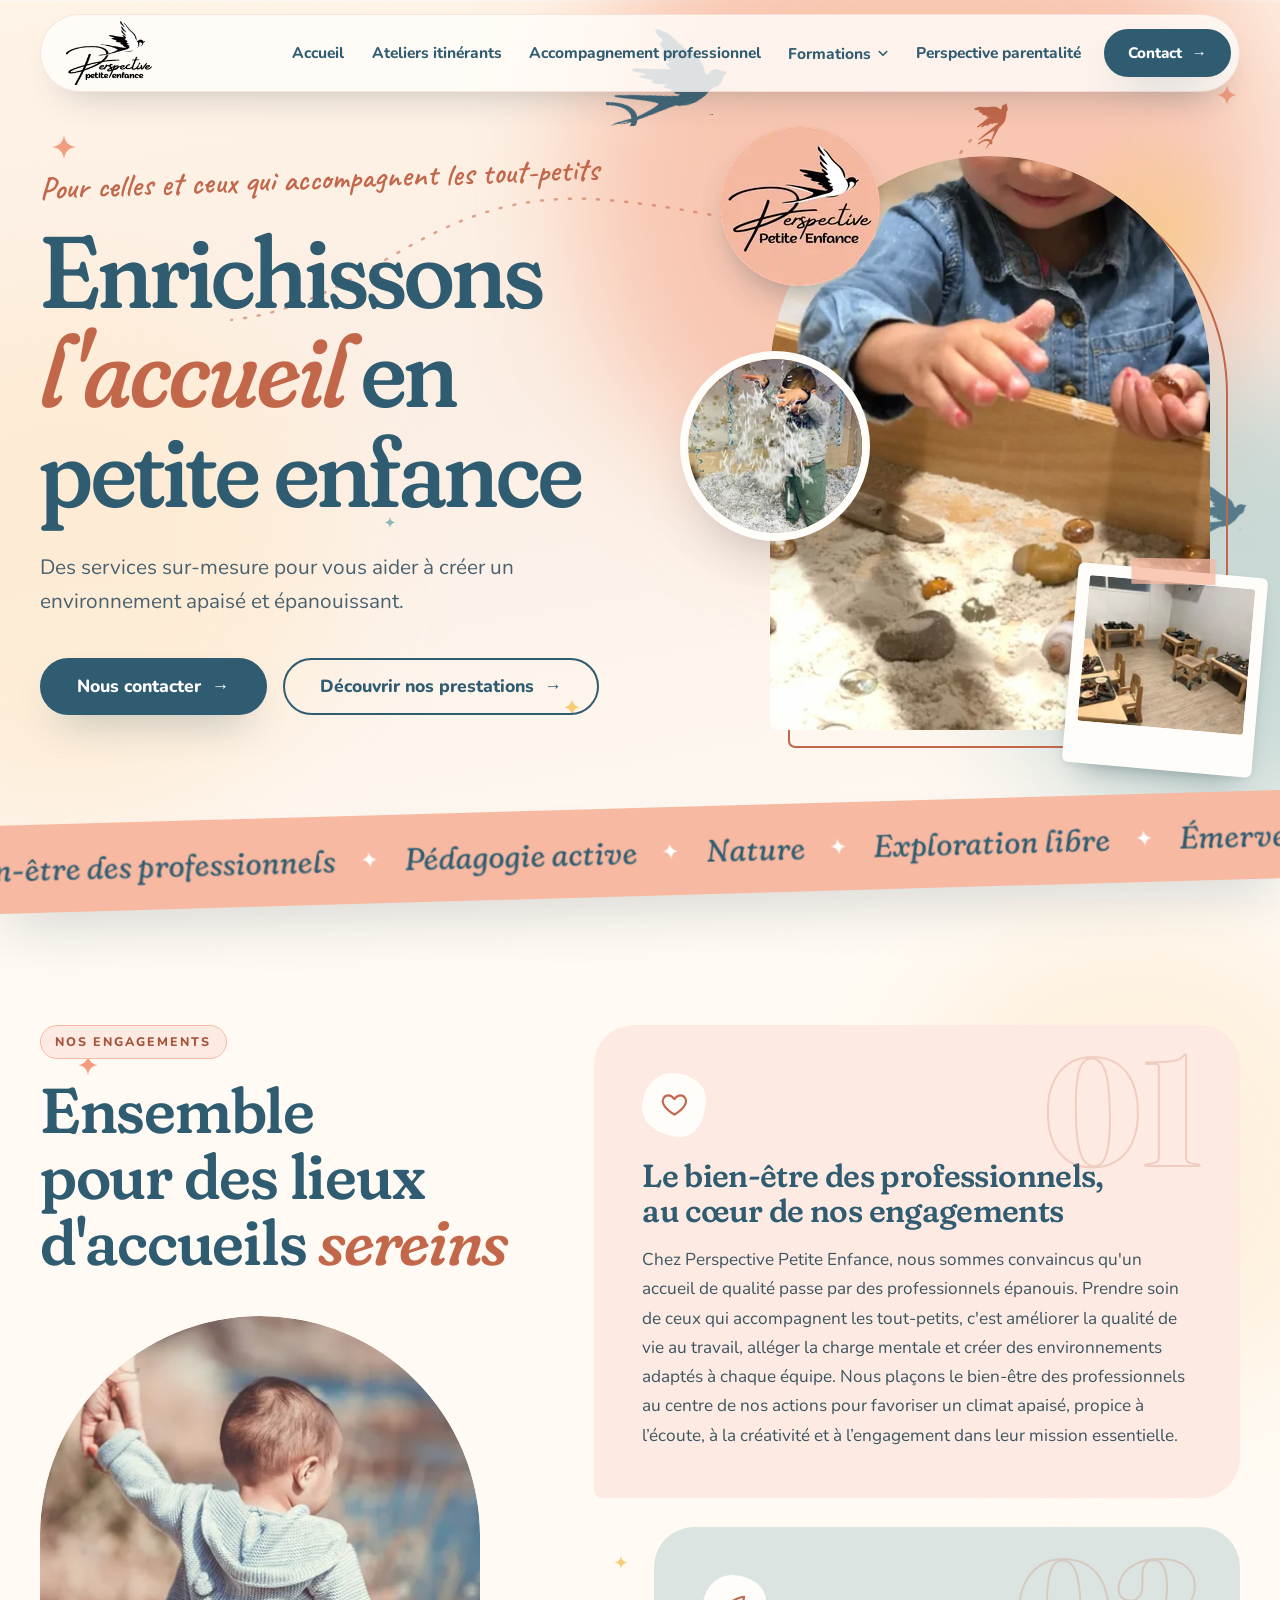
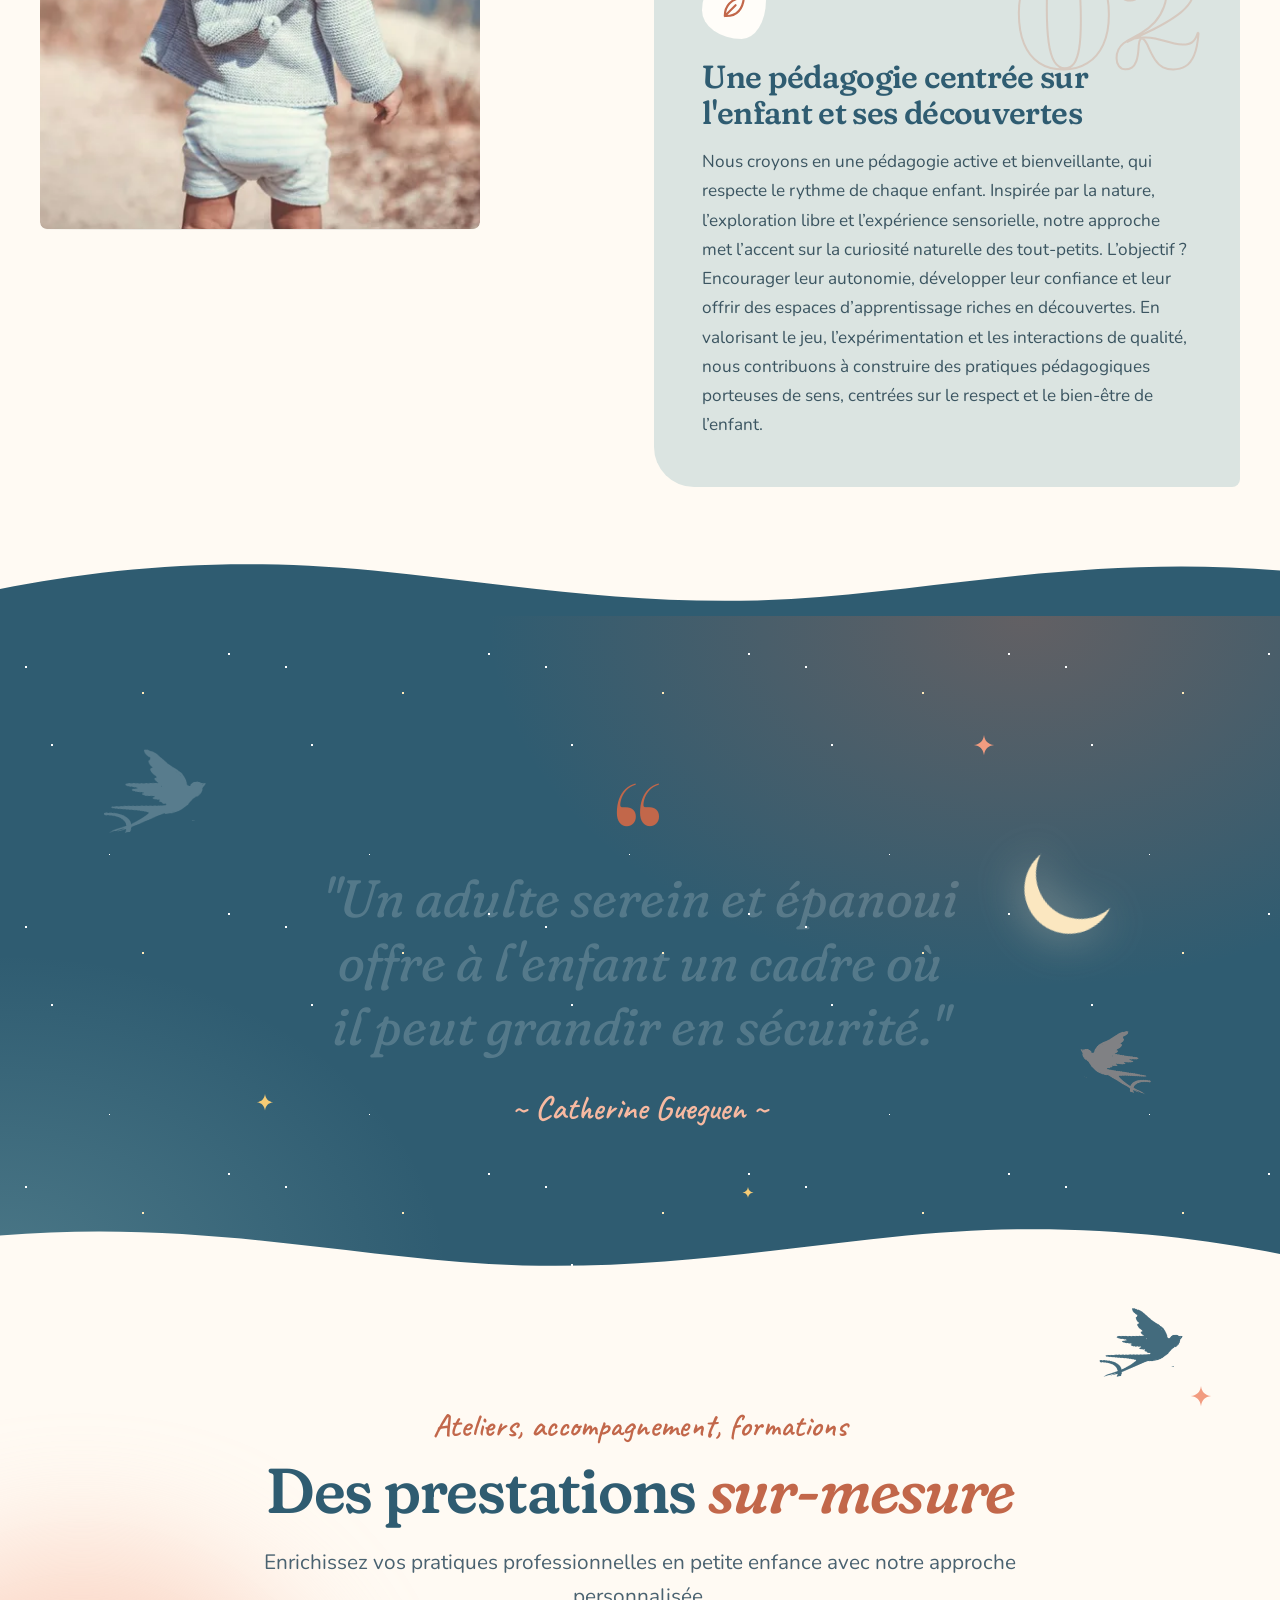
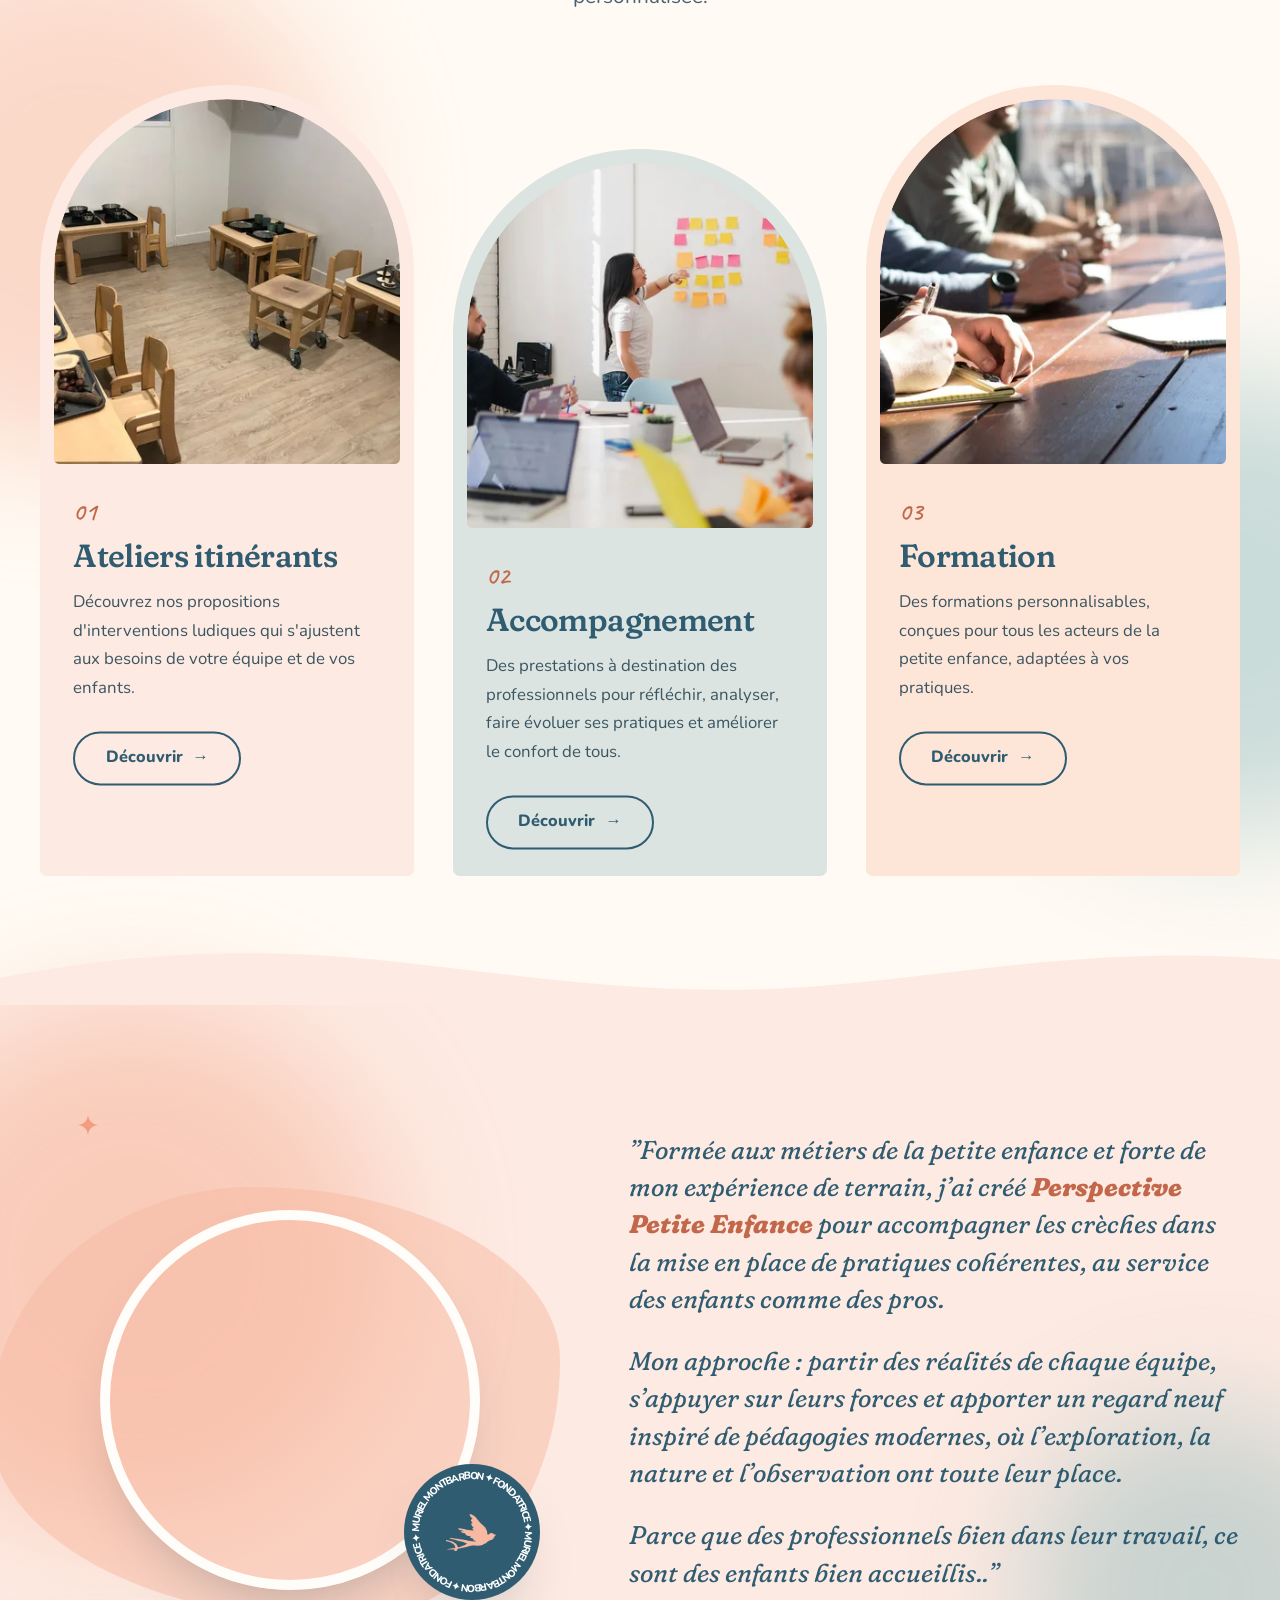
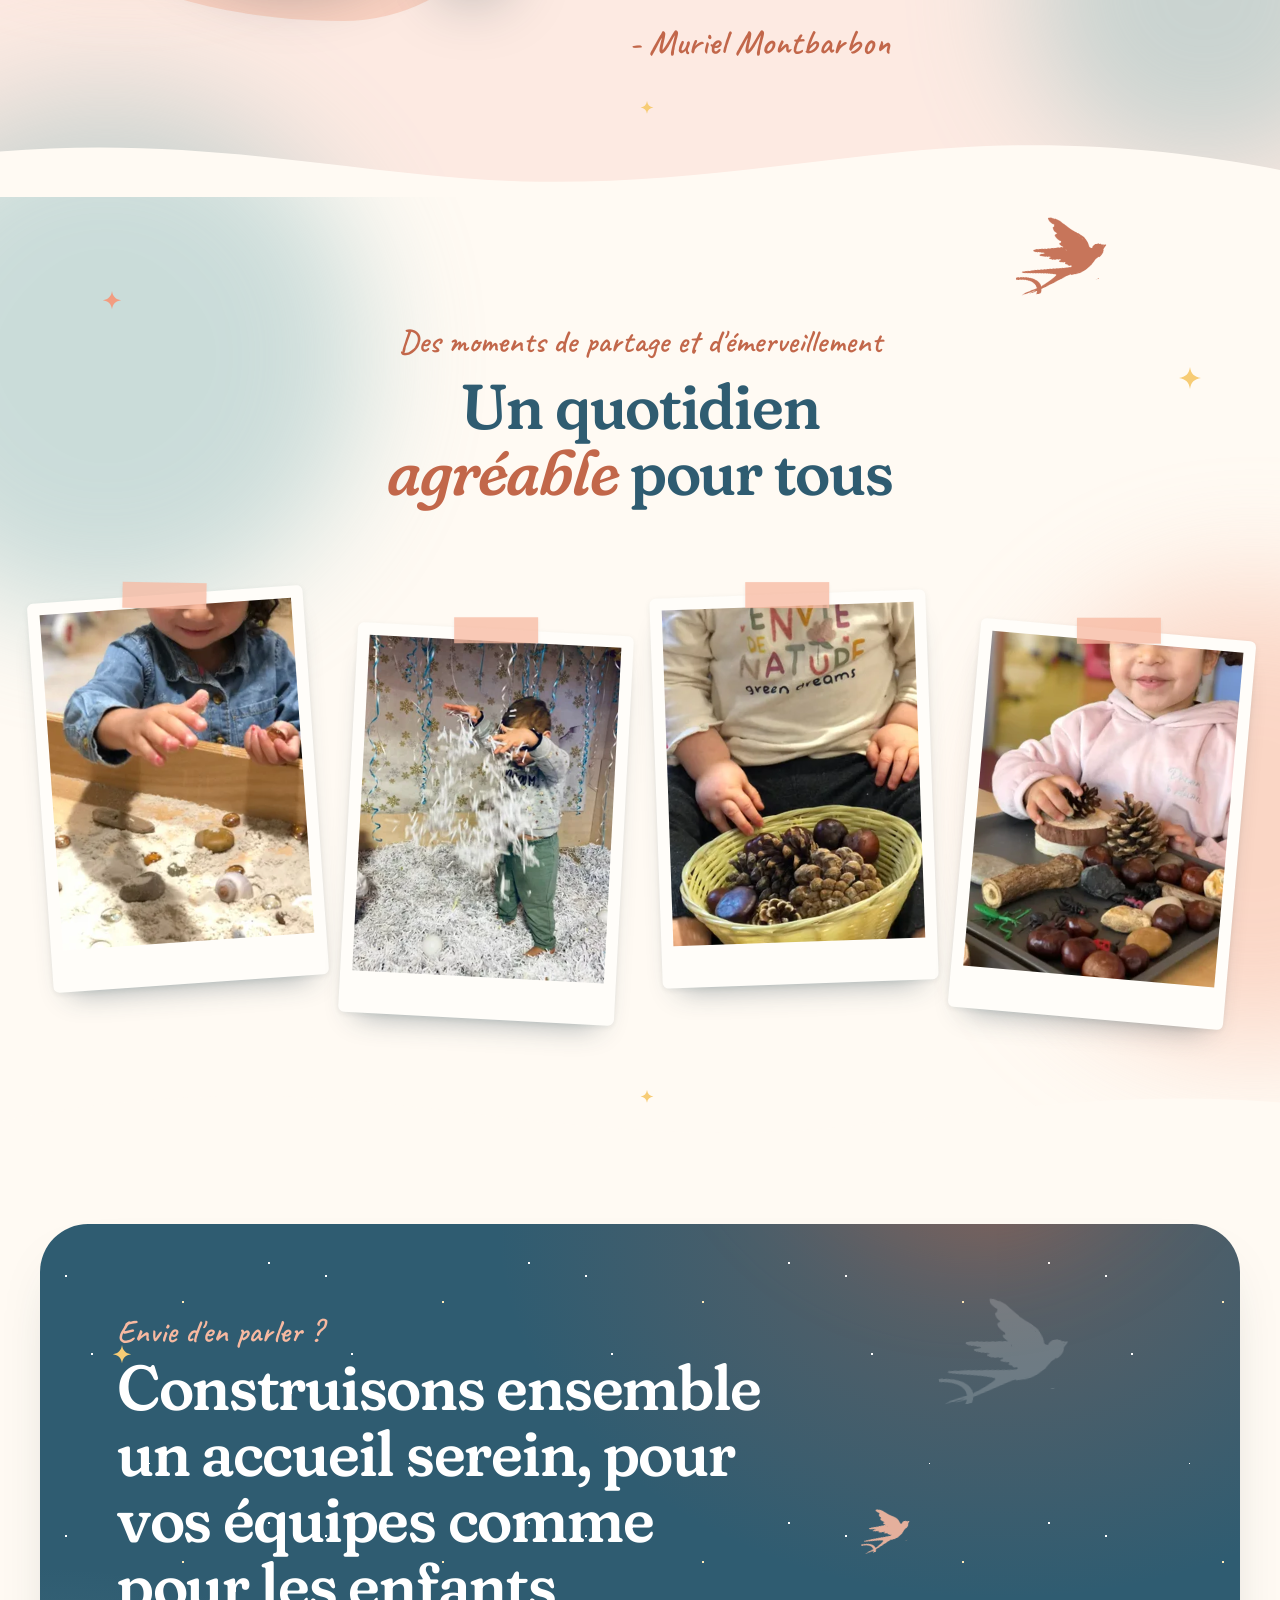
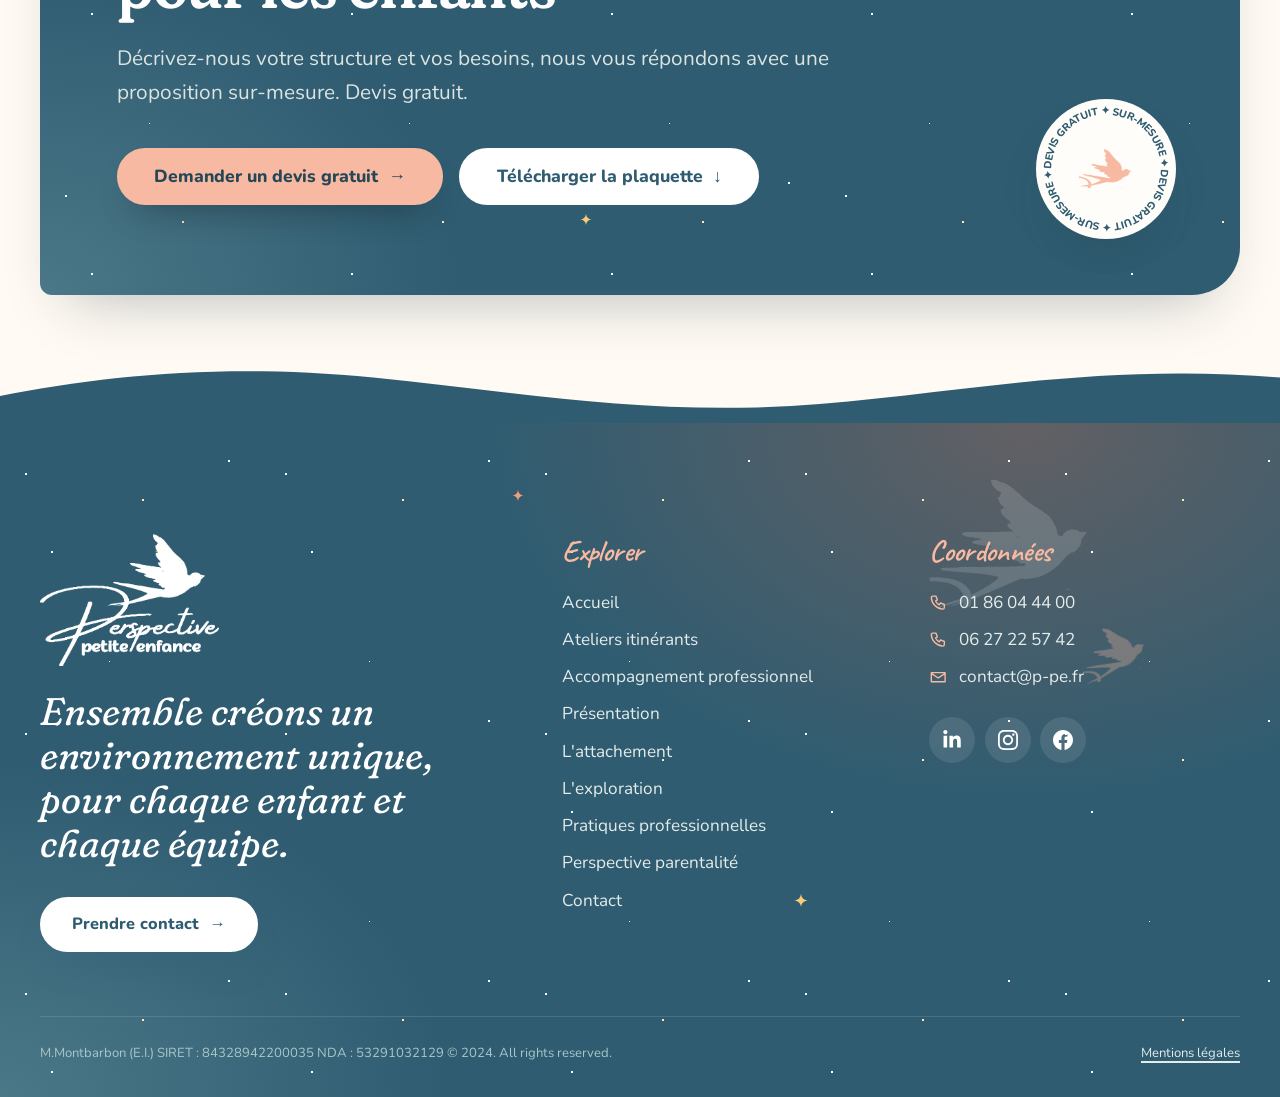
<file: index.html>
<!DOCTYPE html><html lang="fr"><head><meta charset="utf-8"><meta name="viewport" content="width=device-width, initial-scale=1.0"><script>
      // Mouvement activé seulement si l'utilisateur n'a pas demandé moins d'animations ; filet de sécurité si le script ne se charge pas.
      if (!matchMedia('(prefers-reduced-motion: reduce)').matches) {
        document.documentElement.classList.add('mvt');
        setTimeout(function () { if (!window.__mvt) document.documentElement.classList.remove('mvt'); }, 2500);
      }
    </script><meta name="generator" content="Astro v7.4.1"><title>Découvrez Perspective Petite Enfance : service sur-mesure pour la petite enfance | Perspective Petite Enfance</title><meta name="description" content="Perspective Petite Enfance accompagne les structures de la petite enfance en valorisant le bien-être au travail (QVT) et des pédagogies innovantes centrées sur la nature, l’exploration et la créativité. Des solutions sur mesure pour des professionnels épanouis et un accueil de qualité."><link rel="canonical" href="https://p-pe.fr/"><meta property="og:url" content="https://p-pe.fr/"><meta property="og:title" content="Découvrez Perspective Petite Enfance : service sur-mesure pour la petite enfance | Perspective Petite Enfance"><meta name="twitter:title" content="Découvrez Perspective Petite Enfance : service sur-mesure pour la petite enfance | Perspective Petite Enfance"><meta property="og:type" content="website"><meta property="og:description" content="Perspective Petite Enfance accompagne les structures de la petite enfance en valorisant le bien-être au travail (QVT) et des pédagogies innovantes centrées sur la nature, l’exploration et la créativité. Des solutions sur mesure pour des professionnels épanouis et un accueil de qualité."><meta name="twitter:description" content="Perspective Petite Enfance accompagne les structures de la petite enfance en valorisant le bien-être au travail (QVT) et des pédagogies innovantes centrées sur la nature, l’exploration et la créativité. Des solutions sur mesure pour des professionnels épanouis et un accueil de qualité."><meta property="og:site_name" content="Perspective Petite Enfance"><meta property="og:image" content="https://p-pe.fr/_astro/partage-ppe.CcZyMxBn_Ww45Q.jpeg"><meta name="twitter:image" content="https://p-pe.fr/_astro/partage-ppe.CcZyMxBn_Ww45Q.jpeg"><meta property="og:image:alt" content><meta name="twitter:image:alt" content><meta name="twitter:card" content="summary_large_image"><link rel="icon" sizes="16x16" href="/_astro/logo-rond-canard._WEd3Khm_1xStTs.png"><link rel="icon" sizes="32x32" href="/_astro/logo-rond-canard._WEd3Khm_Z1JcnmB.png"><link rel="icon" sizes="192x192" href="/_astro/logo-rond-canard._WEd3Khm_1zsHHU.png"><link rel="apple-touch-icon" href="/_astro/logo-rond-canard._WEd3Khm_1N2S4O.png"><link rel="sitemap" href="/sitemap-index.xml"><script type="application/ld+json">{"@context":"https://schema.org/","name":"Découvrez Perspective Petite Enfance : service sur-mesure pour la petite enfance","url":"https://p-pe.fr","description":"Perspective Petite Enfance accompagne les structures de la petite enfance en valorisant le bien-être au travail (QVT) et des pédagogies innovantes centrées sur la nature, l’exploration et la créativité. Des solutions sur mesure pour des professionnels épanouis et un accueil de qualité.","image":"https://p-pe.fr/_astro/partage-ppe.CcZyMxBn_Ww45Q.jpeg","inLanguage":"fr","keywords":["petite enfance","bien-être","accompagnement personnalisé"],"@type":"WebSite"}</script><style>html.lenis,html.lenis body{height:auto}.lenis:not(.lenis-autoToggle).lenis-stopped{overflow:clip}.lenis [data-lenis-prevent],.lenis [data-lenis-prevent-wheel],.lenis [data-lenis-prevent-touch],.lenis [data-lenis-prevent-vertical],.lenis [data-lenis-prevent-horizontal]{overscroll-behavior:contain}.lenis.lenis-smooth iframe{pointer-events:none}.lenis.lenis-autoToggle{transition-behavior:allow-discrete;transition-property:overflow;transition-duration:1ms}
</style><link rel="stylesheet" href="/_astro/_..CVEN52vb.css"></head><body><a class="lien-evitement" href="#contenu">Aller au contenu</a><header class="site-header" data-astro-cid-nen7h5rs><div class="site-header__barre" data-astro-cid-nen7h5rs><a class="site-header__logo" href="/" aria-label="Perspective Petite Enfance - accueil" data-astro-cid-nen7h5rs><img src="/_astro/logo-ppe.D_nfkCnW_ZM47Bk.webp" srcset="/_astro/logo-ppe.D_nfkCnW_1XpEIo.webp 150w, /_astro/logo-ppe.D_nfkCnW_ZM47Bk.webp 300w" alt="Perspective Petite Enfance logo" sizes="150px" loading="eager" data-astro-cid-nen7h5rs="true" decoding="async" width="300" height="221"></a><button class="burger" type="button" aria-label="Menu" aria-expanded="false" aria-controls="menu-principal" data-astro-cid-nen7h5rs><span data-astro-cid-nen7h5rs></span><span data-astro-cid-nen7h5rs></span><span data-astro-cid-nen7h5rs></span></button><nav id="menu-principal" class="nav" aria-label="Menu principal" data-astro-cid-nen7h5rs><ul class="nav__liste" data-astro-cid-nen7h5rs><li class="nav__item" data-astro-cid-nen7h5rs><a class="nav__lien" href="/" data-astro-cid-nen7h5rs>Accueil</a></li><li class="nav__item" data-astro-cid-nen7h5rs><a class="nav__lien" href="/ateliers-itinerants" data-astro-cid-nen7h5rs>Ateliers itinérants</a></li><li class="nav__item" data-astro-cid-nen7h5rs><a class="nav__lien" href="/accompagnement-professionnel" data-astro-cid-nen7h5rs>Accompagnement professionnel</a></li><li class="nav__item nav__item--parent" data-astro-cid-nen7h5rs><button type="button" class="nav__lien nav__lien--parent" aria-expanded="false" data-astro-cid-nen7h5rs><span data-astro-cid-nen7h5rs>Formations</span><svg class="nav__chevron" width="12" height="12" viewBox="0 0 16 16" fill="none" aria-hidden="true" data-astro-cid-nen7h5rs><path d="M3 6l5 5 5-5" stroke="currentColor" stroke-width="2.2" stroke-linecap="round" stroke-linejoin="round" data-astro-cid-nen7h5rs></path></svg></button><ul class="nav__sous-menu" data-astro-cid-nen7h5rs><li data-astro-cid-nen7h5rs><a class="nav__sous-lien" href="/formations" data-astro-cid-nen7h5rs><span class="nav__puce" data-astro-cid-nen7h5rs>✦</span><span data-astro-cid-nen7h5rs>Présentation</span></a></li><li data-astro-cid-nen7h5rs><a class="nav__sous-lien" href="/formations-attachement" data-astro-cid-nen7h5rs><span class="nav__puce" data-astro-cid-nen7h5rs>1</span><span data-astro-cid-nen7h5rs>L&#39;attachement</span></a></li><li data-astro-cid-nen7h5rs><a class="nav__sous-lien" href="/formations-exploration" data-astro-cid-nen7h5rs><span class="nav__puce" data-astro-cid-nen7h5rs>2</span><span data-astro-cid-nen7h5rs>L&#39;exploration</span></a></li><li data-astro-cid-nen7h5rs><a class="nav__sous-lien" href="/formations-pratiques" data-astro-cid-nen7h5rs><span class="nav__puce" data-astro-cid-nen7h5rs>3</span><span data-astro-cid-nen7h5rs>Pratiques professionnelles</span></a></li></ul></li><li class="nav__item" data-astro-cid-nen7h5rs><a class="nav__lien" href="/perspective-parentalite" data-astro-cid-nen7h5rs>Perspective parentalité</a></li></ul><a class="btn nav__cta" href="/contact-perspective-petite-enfance" data-astro-cid-nen7h5rs>Contact</a><p class="nav__contact" data-astro-cid-nen7h5rs><a href="mailto:contact@p-pe.fr" data-astro-cid-nen7h5rs>contact@p-pe.fr</a><a href="tel:0186044400" data-astro-cid-nen7h5rs>01 86 04 44 00</a></p></nav></div></header><script type="module">var e=document.querySelector(`.burger`),t=document.getElementById(`menu-principal`),n=()=>window.matchMedia(`(max-width: 1080px)`).matches,r=r=>{e?.classList.toggle(`is-open`,r),t?.classList.toggle(`is-open`,r),e?.setAttribute(`aria-expanded`,String(r)),document.body.style.overflow=r&&n()?`hidden`:``};e?.addEventListener(`click`,()=>r(!e.classList.contains(`is-open`))),document.addEventListener(`keydown`,t=>{t.key===`Escape`&&e?.classList.contains(`is-open`)&&(r(!1),e.focus())}),t?.querySelectorAll(`a`).forEach(e=>e.addEventListener(`click`,()=>r(!1))),document.addEventListener(`click`,n=>{let i=n.target;e?.classList.contains(`is-open`)&&!t?.contains(i)&&!e.contains(i)&&r(!1)}),window.addEventListener(`resize`,()=>{!n()&&e?.classList.contains(`is-open`)&&r(!1)}),document.querySelectorAll(`.nav__lien--parent`).forEach(e=>{e.addEventListener(`click`,()=>{let t=e.closest(`.nav__item--parent`)?.classList.toggle(`is-open`)??!1;e.setAttribute(`aria-expanded`,String(t))})});</script><main id="contenu" tabindex="-1"><section class="sec hero" data-astro-cid-yodha2z4><span class="aquarelle aquarelle--rose" style="width:700px;height:700px;left:45%;top:-20%;opacity:0.75" aria-hidden="true" data-astro-cid-wxoehmhe></span><span class="aquarelle aquarelle--peche" style="width:520px;height:520px;left:-15%;top:35%;opacity:0.8" aria-hidden="true" data-astro-cid-wxoehmhe></span><span class="aquarelle aquarelle--lavande" style="width:460px;height:460px;left:78%;top:45%;" aria-hidden="true" data-astro-cid-wxoehmhe></span><svg class="vol" data-oiseau="/_astro/hirondelle.DJ13WODm.png" style="left:18%;top:4%;width:70%;height:300px;color:var(--corail)" viewBox="0 0 1000 400" preserveAspectRatio="none" fill="none" aria-hidden="true" data-astro-cid-wxoehmhe><path d="M0 380 C 160 360, 220 200, 420 220 S 700 330, 820 150 S 960 40, 1000 20" stroke="currentColor" stroke-width="2.5" stroke-dasharray="2 12" stroke-linecap="round" vector-effect="non-scaling-stroke" data-astro-cid-wxoehmhe></path></svg><svg class="etincelle etincelle--rose" style="left:4%;top:16%;width:26px;height:26px;animation-delay:0s" viewBox="0 0 24 24" fill="currentColor" aria-hidden="true" data-astro-cid-wxoehmhe><path d="M12 0c.9 6.6 4.4 10.1 11 11-6.6.9-10.1 4.4-11 11-.9-6.6-4.4-10.1-11-11 6.6-.9 10.1-4.4 11-11z" data-astro-cid-wxoehmhe></path></svg><svg class="etincelle" style="left:44%;top:84%;width:18px;height:18px;animation-delay:1.2s" viewBox="0 0 24 24" fill="currentColor" aria-hidden="true" data-astro-cid-wxoehmhe><path d="M12 0c.9 6.6 4.4 10.1 11 11-6.6.9-10.1 4.4-11 11-.9-6.6-4.4-10.1-11-11 6.6-.9 10.1-4.4 11-11z" data-astro-cid-wxoehmhe></path></svg><svg class="etincelle etincelle--rose" style="left:95%;top:10%;width:22px;height:22px;animation-delay:0.6s" viewBox="0 0 24 24" fill="currentColor" aria-hidden="true" data-astro-cid-wxoehmhe><path d="M12 0c.9 6.6 4.4 10.1 11 11-6.6.9-10.1 4.4-11 11-.9-6.6-4.4-10.1-11-11 6.6-.9 10.1-4.4 11-11z" data-astro-cid-wxoehmhe></path></svg><svg class="etincelle" style="left:52%;top:6%;width:16px;height:16px;animation-delay:2s" viewBox="0 0 24 24" fill="currentColor" aria-hidden="true" data-astro-cid-wxoehmhe><path d="M12 0c.9 6.6 4.4 10.1 11 11-6.6.9-10.1 4.4-11 11-.9-6.6-4.4-10.1-11-11 6.6-.9 10.1-4.4 11-11z" data-astro-cid-wxoehmhe></path></svg><svg class="etincelle etincelle--bleu" style="left:30%;top:62%;width:12px;height:12px;animation-delay:1.6s" viewBox="0 0 24 24" fill="currentColor" aria-hidden="true" data-astro-cid-wxoehmhe><path d="M12 0c.9 6.6 4.4 10.1 11 11-6.6.9-10.1 4.4-11 11-.9-6.6-4.4-10.1-11-11 6.6-.9 10.1-4.4 11-11z" data-astro-cid-wxoehmhe></path></svg><span class="hirondelle hirondelle--flotte" style="left:47%;top:3%;width:130px;height:94px;background:var(--canard);opacity:0.9;--r:-8deg;--sx:1;--masque:url(/_astro/hirondelle.DJ13WODm.png)" aria-hidden="true" data-astro-cid-wxoehmhe></span><span class="hirondelle hirondelle--flotte" style="left:58%;top:20%;width:58px;height:42px;background:var(--corail);opacity:0.9;--r:-20deg;--sx:1;--masque:url(/_astro/hirondelle.DJ13WODm.png)" aria-hidden="true" data-astro-cid-wxoehmhe></span><span class="hirondelle hirondelle--flotte" style="left:92%;top:58%;width:72px;height:52px;background:var(--canard);opacity:0.75;--r:-14deg;--sx:1;--masque:url(/_astro/hirondelle.DJ13WODm.png)" aria-hidden="true" data-astro-cid-wxoehmhe></span><div class="wrap" data-astro-cid-yodha2z4><div class="hero__grille" data-astro-cid-yodha2z4><div class="hero__texte" data-astro-cid-yodha2z4><p class="main hero__surtitre" data-astro-cid-yodha2z4>Pour celles et ceux qui accompagnent les tout-petits</p><h1 class="hero__titre" data-astro-cid-yodha2z4>Enrichissons <em>l'accueil</em> en petite enfance</h1><p class="lead hero__chapo" data-astro-cid-yodha2z4>Des services sur-mesure pour vous aider à créer un environnement apaisé et épanouissant.</p><div class="hero__actions" data-astro-cid-yodha2z4><a class="btn btn--peche btn--mulish btn--grande" href="/contact-perspective-petite-enfance">Nous contacter</a><a class="btn btn--bleu btn--mulish btn--grande" href="#prestations">Découvrir nos prestations</a></div></div><div class="hero__visuel" data-astro-cid-yodha2z4><span class="hero__soleil" aria-hidden="true" data-astro-cid-yodha2z4></span><div class="hero__arche arche" data-astro-cid-yodha2z4><img src="/_astro/enfant-coquillages.B9KvT-MM_EEopl.webp" srcset="/_astro/enfant-coquillages.B9KvT-MM_2vu8lY.webp 460w, /_astro/enfant-coquillages.B9KvT-MM_EEopl.webp 920w" alt="enfant et coquillages" sizes="(max-width: 920px) 75vw, 460px" loading="eager" decoding="async" style="border-radius:0px;" width="920" height="1200" class="photo"></div><span class="arche-contour hero__contour" data-astro-cid-yodha2z4></span><div class="hero__rond rond" data-astro-cid-yodha2z4><img src="/_astro/enfant-fausse-neige.C4vJgVMu_1Hhmzd.webp" srcset="/_astro/enfant-fausse-neige.C4vJgVMu_ZWAoSR.webp 220w, /_astro/enfant-fausse-neige.C4vJgVMu_1Hhmzd.webp 440w" alt="enfant et fausse neige" sizes="220px" loading="eager" decoding="async" style="border-radius:999px;" width="440" height="440" class="photo"></div><figure class="hero__polaroid polaroid" style="--r:5deg" data-astro-cid-yodha2z4><span class="scotch" data-astro-cid-yodha2z4></span><img src="/_astro/ateliers-plateau.61PVvved_Z1IrMb0.webp" srcset="/_astro/ateliers-plateau.61PVvved_1GvuR.webp 200w, /_astro/ateliers-plateau.61PVvved_Z1IrMb0.webp 400w" alt="ateliers sur plateau" sizes="200px" loading="eager" decoding="async" style="border-radius:3px;" width="400" height="320" class="photo"></figure><img src="/_astro/logo-rond-peche.DwDYzkrk_Z1IjBi9.webp" srcset="/_astro/logo-rond-peche.DwDYzkrk_Z1IjBi9.webp 160w, /_astro/logo-rond-peche.DwDYzkrk_Z2djMAu.webp 320w" alt sizes="160px" loading="eager" aria-hidden="true" data-astro-cid-yodha2z4="true" decoding="async" width="160" height="160" class="hero__badge logo-rond"></div></div></div></section><div class="bandeau-cadre" data-astro-cid-yodha2z4><div class="bandeau bandeau--framboise bandeau--incline" data-astro-cid-loor4dj4><div class="bandeau__piste" data-astro-cid-loor4dj4><ul class="bandeau__liste" data-astro-cid-loor4dj4><li data-astro-cid-loor4dj4><span data-astro-cid-loor4dj4>Bien-être des professionnels</span><svg viewBox="0 0 24 24" fill="currentColor" aria-hidden="true" data-astro-cid-loor4dj4><path d="M12 0c.9 6.6 4.4 10.1 11 11-6.6.9-10.1 4.4-11 11-.9-6.6-4.4-10.1-11-11 6.6-.9 10.1-4.4 11-11z" data-astro-cid-loor4dj4></path></svg></li><li data-astro-cid-loor4dj4><span data-astro-cid-loor4dj4>Pédagogie active</span><svg viewBox="0 0 24 24" fill="currentColor" aria-hidden="true" data-astro-cid-loor4dj4><path d="M12 0c.9 6.6 4.4 10.1 11 11-6.6.9-10.1 4.4-11 11-.9-6.6-4.4-10.1-11-11 6.6-.9 10.1-4.4 11-11z" data-astro-cid-loor4dj4></path></svg></li><li data-astro-cid-loor4dj4><span data-astro-cid-loor4dj4>Nature</span><svg viewBox="0 0 24 24" fill="currentColor" aria-hidden="true" data-astro-cid-loor4dj4><path d="M12 0c.9 6.6 4.4 10.1 11 11-6.6.9-10.1 4.4-11 11-.9-6.6-4.4-10.1-11-11 6.6-.9 10.1-4.4 11-11z" data-astro-cid-loor4dj4></path></svg></li><li data-astro-cid-loor4dj4><span data-astro-cid-loor4dj4>Exploration libre</span><svg viewBox="0 0 24 24" fill="currentColor" aria-hidden="true" data-astro-cid-loor4dj4><path d="M12 0c.9 6.6 4.4 10.1 11 11-6.6.9-10.1 4.4-11 11-.9-6.6-4.4-10.1-11-11 6.6-.9 10.1-4.4 11-11z" data-astro-cid-loor4dj4></path></svg></li><li data-astro-cid-loor4dj4><span data-astro-cid-loor4dj4>Émerveillement</span><svg viewBox="0 0 24 24" fill="currentColor" aria-hidden="true" data-astro-cid-loor4dj4><path d="M12 0c.9 6.6 4.4 10.1 11 11-6.6.9-10.1 4.4-11 11-.9-6.6-4.4-10.1-11-11 6.6-.9 10.1-4.4 11-11z" data-astro-cid-loor4dj4></path></svg></li><li data-astro-cid-loor4dj4><span data-astro-cid-loor4dj4>Jeu libre</span><svg viewBox="0 0 24 24" fill="currentColor" aria-hidden="true" data-astro-cid-loor4dj4><path d="M12 0c.9 6.6 4.4 10.1 11 11-6.6.9-10.1 4.4-11 11-.9-6.6-4.4-10.1-11-11 6.6-.9 10.1-4.4 11-11z" data-astro-cid-loor4dj4></path></svg></li><li data-astro-cid-loor4dj4><span data-astro-cid-loor4dj4>Accueil de qualité</span><svg viewBox="0 0 24 24" fill="currentColor" aria-hidden="true" data-astro-cid-loor4dj4><path d="M12 0c.9 6.6 4.4 10.1 11 11-6.6.9-10.1 4.4-11 11-.9-6.6-4.4-10.1-11-11 6.6-.9 10.1-4.4 11-11z" data-astro-cid-loor4dj4></path></svg></li><li data-astro-cid-loor4dj4><span data-astro-cid-loor4dj4>Bien-être des professionnels</span><svg viewBox="0 0 24 24" fill="currentColor" aria-hidden="true" data-astro-cid-loor4dj4><path d="M12 0c.9 6.6 4.4 10.1 11 11-6.6.9-10.1 4.4-11 11-.9-6.6-4.4-10.1-11-11 6.6-.9 10.1-4.4 11-11z" data-astro-cid-loor4dj4></path></svg></li><li data-astro-cid-loor4dj4><span data-astro-cid-loor4dj4>Pédagogie active</span><svg viewBox="0 0 24 24" fill="currentColor" aria-hidden="true" data-astro-cid-loor4dj4><path d="M12 0c.9 6.6 4.4 10.1 11 11-6.6.9-10.1 4.4-11 11-.9-6.6-4.4-10.1-11-11 6.6-.9 10.1-4.4 11-11z" data-astro-cid-loor4dj4></path></svg></li><li data-astro-cid-loor4dj4><span data-astro-cid-loor4dj4>Nature</span><svg viewBox="0 0 24 24" fill="currentColor" aria-hidden="true" data-astro-cid-loor4dj4><path d="M12 0c.9 6.6 4.4 10.1 11 11-6.6.9-10.1 4.4-11 11-.9-6.6-4.4-10.1-11-11 6.6-.9 10.1-4.4 11-11z" data-astro-cid-loor4dj4></path></svg></li><li data-astro-cid-loor4dj4><span data-astro-cid-loor4dj4>Exploration libre</span><svg viewBox="0 0 24 24" fill="currentColor" aria-hidden="true" data-astro-cid-loor4dj4><path d="M12 0c.9 6.6 4.4 10.1 11 11-6.6.9-10.1 4.4-11 11-.9-6.6-4.4-10.1-11-11 6.6-.9 10.1-4.4 11-11z" data-astro-cid-loor4dj4></path></svg></li><li data-astro-cid-loor4dj4><span data-astro-cid-loor4dj4>Émerveillement</span><svg viewBox="0 0 24 24" fill="currentColor" aria-hidden="true" data-astro-cid-loor4dj4><path d="M12 0c.9 6.6 4.4 10.1 11 11-6.6.9-10.1 4.4-11 11-.9-6.6-4.4-10.1-11-11 6.6-.9 10.1-4.4 11-11z" data-astro-cid-loor4dj4></path></svg></li><li data-astro-cid-loor4dj4><span data-astro-cid-loor4dj4>Jeu libre</span><svg viewBox="0 0 24 24" fill="currentColor" aria-hidden="true" data-astro-cid-loor4dj4><path d="M12 0c.9 6.6 4.4 10.1 11 11-6.6.9-10.1 4.4-11 11-.9-6.6-4.4-10.1-11-11 6.6-.9 10.1-4.4 11-11z" data-astro-cid-loor4dj4></path></svg></li><li data-astro-cid-loor4dj4><span data-astro-cid-loor4dj4>Accueil de qualité</span><svg viewBox="0 0 24 24" fill="currentColor" aria-hidden="true" data-astro-cid-loor4dj4><path d="M12 0c.9 6.6 4.4 10.1 11 11-6.6.9-10.1 4.4-11 11-.9-6.6-4.4-10.1-11-11 6.6-.9 10.1-4.4 11-11z" data-astro-cid-loor4dj4></path></svg></li></ul><ul class="bandeau__liste" aria-hidden="true" data-astro-cid-loor4dj4><li data-astro-cid-loor4dj4><span data-astro-cid-loor4dj4>Bien-être des professionnels</span><svg viewBox="0 0 24 24" fill="currentColor" aria-hidden="true" data-astro-cid-loor4dj4><path d="M12 0c.9 6.6 4.4 10.1 11 11-6.6.9-10.1 4.4-11 11-.9-6.6-4.4-10.1-11-11 6.6-.9 10.1-4.4 11-11z" data-astro-cid-loor4dj4></path></svg></li><li data-astro-cid-loor4dj4><span data-astro-cid-loor4dj4>Pédagogie active</span><svg viewBox="0 0 24 24" fill="currentColor" aria-hidden="true" data-astro-cid-loor4dj4><path d="M12 0c.9 6.6 4.4 10.1 11 11-6.6.9-10.1 4.4-11 11-.9-6.6-4.4-10.1-11-11 6.6-.9 10.1-4.4 11-11z" data-astro-cid-loor4dj4></path></svg></li><li data-astro-cid-loor4dj4><span data-astro-cid-loor4dj4>Nature</span><svg viewBox="0 0 24 24" fill="currentColor" aria-hidden="true" data-astro-cid-loor4dj4><path d="M12 0c.9 6.6 4.4 10.1 11 11-6.6.9-10.1 4.4-11 11-.9-6.6-4.4-10.1-11-11 6.6-.9 10.1-4.4 11-11z" data-astro-cid-loor4dj4></path></svg></li><li data-astro-cid-loor4dj4><span data-astro-cid-loor4dj4>Exploration libre</span><svg viewBox="0 0 24 24" fill="currentColor" aria-hidden="true" data-astro-cid-loor4dj4><path d="M12 0c.9 6.6 4.4 10.1 11 11-6.6.9-10.1 4.4-11 11-.9-6.6-4.4-10.1-11-11 6.6-.9 10.1-4.4 11-11z" data-astro-cid-loor4dj4></path></svg></li><li data-astro-cid-loor4dj4><span data-astro-cid-loor4dj4>Émerveillement</span><svg viewBox="0 0 24 24" fill="currentColor" aria-hidden="true" data-astro-cid-loor4dj4><path d="M12 0c.9 6.6 4.4 10.1 11 11-6.6.9-10.1 4.4-11 11-.9-6.6-4.4-10.1-11-11 6.6-.9 10.1-4.4 11-11z" data-astro-cid-loor4dj4></path></svg></li><li data-astro-cid-loor4dj4><span data-astro-cid-loor4dj4>Jeu libre</span><svg viewBox="0 0 24 24" fill="currentColor" aria-hidden="true" data-astro-cid-loor4dj4><path d="M12 0c.9 6.6 4.4 10.1 11 11-6.6.9-10.1 4.4-11 11-.9-6.6-4.4-10.1-11-11 6.6-.9 10.1-4.4 11-11z" data-astro-cid-loor4dj4></path></svg></li><li data-astro-cid-loor4dj4><span data-astro-cid-loor4dj4>Accueil de qualité</span><svg viewBox="0 0 24 24" fill="currentColor" aria-hidden="true" data-astro-cid-loor4dj4><path d="M12 0c.9 6.6 4.4 10.1 11 11-6.6.9-10.1 4.4-11 11-.9-6.6-4.4-10.1-11-11 6.6-.9 10.1-4.4 11-11z" data-astro-cid-loor4dj4></path></svg></li><li data-astro-cid-loor4dj4><span data-astro-cid-loor4dj4>Bien-être des professionnels</span><svg viewBox="0 0 24 24" fill="currentColor" aria-hidden="true" data-astro-cid-loor4dj4><path d="M12 0c.9 6.6 4.4 10.1 11 11-6.6.9-10.1 4.4-11 11-.9-6.6-4.4-10.1-11-11 6.6-.9 10.1-4.4 11-11z" data-astro-cid-loor4dj4></path></svg></li><li data-astro-cid-loor4dj4><span data-astro-cid-loor4dj4>Pédagogie active</span><svg viewBox="0 0 24 24" fill="currentColor" aria-hidden="true" data-astro-cid-loor4dj4><path d="M12 0c.9 6.6 4.4 10.1 11 11-6.6.9-10.1 4.4-11 11-.9-6.6-4.4-10.1-11-11 6.6-.9 10.1-4.4 11-11z" data-astro-cid-loor4dj4></path></svg></li><li data-astro-cid-loor4dj4><span data-astro-cid-loor4dj4>Nature</span><svg viewBox="0 0 24 24" fill="currentColor" aria-hidden="true" data-astro-cid-loor4dj4><path d="M12 0c.9 6.6 4.4 10.1 11 11-6.6.9-10.1 4.4-11 11-.9-6.6-4.4-10.1-11-11 6.6-.9 10.1-4.4 11-11z" data-astro-cid-loor4dj4></path></svg></li><li data-astro-cid-loor4dj4><span data-astro-cid-loor4dj4>Exploration libre</span><svg viewBox="0 0 24 24" fill="currentColor" aria-hidden="true" data-astro-cid-loor4dj4><path d="M12 0c.9 6.6 4.4 10.1 11 11-6.6.9-10.1 4.4-11 11-.9-6.6-4.4-10.1-11-11 6.6-.9 10.1-4.4 11-11z" data-astro-cid-loor4dj4></path></svg></li><li data-astro-cid-loor4dj4><span data-astro-cid-loor4dj4>Émerveillement</span><svg viewBox="0 0 24 24" fill="currentColor" aria-hidden="true" data-astro-cid-loor4dj4><path d="M12 0c.9 6.6 4.4 10.1 11 11-6.6.9-10.1 4.4-11 11-.9-6.6-4.4-10.1-11-11 6.6-.9 10.1-4.4 11-11z" data-astro-cid-loor4dj4></path></svg></li><li data-astro-cid-loor4dj4><span data-astro-cid-loor4dj4>Jeu libre</span><svg viewBox="0 0 24 24" fill="currentColor" aria-hidden="true" data-astro-cid-loor4dj4><path d="M12 0c.9 6.6 4.4 10.1 11 11-6.6.9-10.1 4.4-11 11-.9-6.6-4.4-10.1-11-11 6.6-.9 10.1-4.4 11-11z" data-astro-cid-loor4dj4></path></svg></li><li data-astro-cid-loor4dj4><span data-astro-cid-loor4dj4>Accueil de qualité</span><svg viewBox="0 0 24 24" fill="currentColor" aria-hidden="true" data-astro-cid-loor4dj4><path d="M12 0c.9 6.6 4.4 10.1 11 11-6.6.9-10.1 4.4-11 11-.9-6.6-4.4-10.1-11-11 6.6-.9 10.1-4.4 11-11z" data-astro-cid-loor4dj4></path></svg></li></ul></div></div></div><section class="sec sec--peche-clair colonnes" data-astro-cid-z25tjf23><span class="aquarelle aquarelle--peche" style="width:480px;height:480px;left:70%;top:5%;opacity:0.6" aria-hidden="true" data-astro-cid-wxoehmhe></span><svg class="etincelle etincelle--rose" style="left:6%;top:12%;width:22px;height:22px;animation-delay:0s" viewBox="0 0 24 24" fill="currentColor" aria-hidden="true" data-astro-cid-wxoehmhe><path d="M12 0c.9 6.6 4.4 10.1 11 11-6.6.9-10.1 4.4-11 11-.9-6.6-4.4-10.1-11-11 6.6-.9 10.1-4.4 11-11z" data-astro-cid-wxoehmhe></path></svg><svg class="etincelle" style="left:48%;top:50%;width:14px;height:14px;animation-delay:1.4s" viewBox="0 0 24 24" fill="currentColor" aria-hidden="true" data-astro-cid-wxoehmhe><path d="M12 0c.9 6.6 4.4 10.1 11 11-6.6.9-10.1 4.4-11 11-.9-6.6-4.4-10.1-11-11 6.6-.9 10.1-4.4 11-11z" data-astro-cid-wxoehmhe></path></svg><div class="wrap" data-astro-cid-z25tjf23><div class="colonnes__grille" data-astro-cid-z25tjf23><div class="colonnes__intro apparait" data-astro-cid-z25tjf23><span class="etiquette" data-astro-cid-z25tjf23>Nos engagements</span><h2 data-astro-cid-z25tjf23>Ensemble pour des lieux d'accueils <em>sereins</em></h2><figure class="colonnes__image arche" data-astro-cid-z25tjf23><img src="/_astro/bord-de-mer.B4JX5WjQ_1YnYDA.webp" srcset="/_astro/bord-de-mer.B4JX5WjQ_1SVGKN.webp 480w, /_astro/bord-de-mer.B4JX5WjQ_1YnYDA.webp 960w" alt="toddler's walking on the seashore with adult" sizes="(max-width: 920px) 90vw, 480px" loading="lazy" decoding="async" style="border-radius:0px;" width="960" height="1120" class="photo"></figure></div><div class="colonnes__cartes" data-astro-cid-z25tjf23><article class="colonnes__carte colonnes__carte--rose apparait" data-astro-cid-z25tjf23><span class="colonnes__numero" aria-hidden="true" data-astro-cid-z25tjf23>01</span><span class="picto" data-astro-cid-z25tjf23><svg class viewBox="0 0 24 24" fill="none" stroke="currentColor" stroke-width="1.8" stroke-linecap="round" stroke-linejoin="round" aria-hidden="true" focusable="false"><path d="M12 20.5s-7.5-4.6-9.3-9.2C1.4 8 3.5 4.5 7 4.5c2 0 3.4 1.1 5 3 1.6-1.9 3-3 5-3 3.5 0 5.6 3.5 4.3 6.8-1.8 4.6-9.3 9.2-9.3 9.2z"></path></svg></span><h3 data-astro-cid-z25tjf23>Le bien-être des professionnels, au cœur de nos engagements</h3><div class="rich" data-astro-cid-z25tjf23><p>Chez Perspective Petite Enfance, nous sommes convaincus qu'un accueil de qualité passe par des professionnels épanouis. Prendre soin de ceux qui accompagnent les tout-petits, c'est améliorer la qualité de vie au travail, alléger la charge mentale et créer des environnements adaptés à chaque équipe. Nous plaçons le bien-être des professionnels au centre de nos actions pour favoriser un climat apaisé, propice à l’écoute, à la créativité et à l’engagement dans leur mission essentielle.</p></div></article><article class="colonnes__carte colonnes__carte--sauge apparait" data-astro-cid-z25tjf23><span class="colonnes__numero" aria-hidden="true" data-astro-cid-z25tjf23>02</span><span class="picto" data-astro-cid-z25tjf23><svg class viewBox="0 0 24 24" fill="none" stroke="currentColor" stroke-width="1.8" stroke-linecap="round" stroke-linejoin="round" aria-hidden="true" focusable="false"><path d="M4 20c0-9 5-14 16-16-1 11-6 16-15 16M4 20l9-9"></path></svg></span><h3 data-astro-cid-z25tjf23>Une pédagogie centrée sur l'enfant et ses découvertes</h3><div class="rich" data-astro-cid-z25tjf23><p>Nous croyons en une pédagogie active et bienveillante, qui respecte le rythme de chaque enfant. Inspirée par la nature, l’exploration libre et l’expérience sensorielle, notre approche met l’accent sur la curiosité naturelle des tout-petits. L’objectif ? Encourager leur autonomie, développer leur confiance et leur offrir des espaces d’apprentissage riches en découvertes. En valorisant le jeu, l’expérimentation et les interactions de qualité, nous contribuons à construire des pratiques pédagogiques porteuses de sens, centrées sur le respect et le bien-être de l’enfant.</p></div></article></div></div></div></section><section class="sec citation ciel sec--nuit" data-astro-cid-57ljpiw4><svg class="vol" data-oiseau="/_astro/hirondelle.DJ13WODm.png" style="left:5%;top:30%;width:90%;height:220px;color:rgba(247,185,161,0.7)" viewBox="0 0 1000 400" preserveAspectRatio="none" fill="none" aria-hidden="true" data-astro-cid-wxoehmhe><path d="M0 360 C 200 380, 260 120, 470 170 S 760 380, 880 140 S 990 40, 1000 30" stroke="currentColor" stroke-width="2.5" stroke-dasharray="2 12" stroke-linecap="round" vector-effect="non-scaling-stroke" data-astro-cid-wxoehmhe></path></svg><svg class="etincelle" style="left:20%;top:72%;width:18px;height:18px;animation-delay:0s" viewBox="0 0 24 24" fill="currentColor" aria-hidden="true" data-astro-cid-wxoehmhe><path d="M12 0c.9 6.6 4.4 10.1 11 11-6.6.9-10.1 4.4-11 11-.9-6.6-4.4-10.1-11-11 6.6-.9 10.1-4.4 11-11z" data-astro-cid-wxoehmhe></path></svg><svg class="etincelle etincelle--rose" style="left:76%;top:18%;width:22px;height:22px;animation-delay:0.9s" viewBox="0 0 24 24" fill="currentColor" aria-hidden="true" data-astro-cid-wxoehmhe><path d="M12 0c.9 6.6 4.4 10.1 11 11-6.6.9-10.1 4.4-11 11-.9-6.6-4.4-10.1-11-11 6.6-.9 10.1-4.4 11-11z" data-astro-cid-wxoehmhe></path></svg><svg class="etincelle" style="left:58%;top:86%;width:12px;height:12px;animation-delay:1.8s" viewBox="0 0 24 24" fill="currentColor" aria-hidden="true" data-astro-cid-wxoehmhe><path d="M12 0c.9 6.6 4.4 10.1 11 11-6.6.9-10.1 4.4-11 11-.9-6.6-4.4-10.1-11-11 6.6-.9 10.1-4.4 11-11z" data-astro-cid-wxoehmhe></path></svg><span class="hirondelle hirondelle--flotte" style="left:8%;top:20%;width:110px;height:79px;background:rgba(255,255,255,0.22);opacity:0.9;--r:-10deg;--sx:1;--masque:url(/_astro/hirondelle.DJ13WODm.png)" aria-hidden="true" data-astro-cid-wxoehmhe></span><span class="hirondelle hirondelle--flotte" style="left:84%;top:62%;width:80px;height:58px;background:rgba(247,185,161,0.45);opacity:0.9;--r:-18deg;--sx:-1;--masque:url(/_astro/hirondelle.DJ13WODm.png)" aria-hidden="true" data-astro-cid-wxoehmhe></span><span class="citation__lune" aria-hidden="true" data-astro-cid-57ljpiw4></span><div class="wrap wrap--etroit" data-astro-cid-57ljpiw4><figure class="citation__figure apparait" data-astro-cid-57ljpiw4><blockquote class="citation__texte" data-astro-cid-57ljpiw4>"Un adulte serein et épanoui offre à l'enfant un cadre où il peut grandir en sécurité."</blockquote><figcaption class="citation__auteur main" data-astro-cid-57ljpiw4>Catherine Gueguen</figcaption></figure></div></section><section id="prestations" class="sec sec--peche-clair cartes cartes--image" data-astro-cid-texj47j6><span class="aquarelle aquarelle--rose" style="width:520px;height:520px;left:-14%;top:25%;opacity:0.5" aria-hidden="true" data-astro-cid-wxoehmhe></span><span class="aquarelle aquarelle--lavande" style="width:460px;height:460px;left:78%;top:60%;" aria-hidden="true" data-astro-cid-wxoehmhe></span><svg class="etincelle etincelle--rose" style="left:93%;top:8%;width:22px;height:22px;animation-delay:0s" viewBox="0 0 24 24" fill="currentColor" aria-hidden="true" data-astro-cid-wxoehmhe><path d="M12 0c.9 6.6 4.4 10.1 11 11-6.6.9-10.1 4.4-11 11-.9-6.6-4.4-10.1-11-11 6.6-.9 10.1-4.4 11-11z" data-astro-cid-wxoehmhe></path></svg><svg class="etincelle" style="left:4%;top:88%;width:16px;height:16px;animation-delay:0.8s" viewBox="0 0 24 24" fill="currentColor" aria-hidden="true" data-astro-cid-wxoehmhe><path d="M12 0c.9 6.6 4.4 10.1 11 11-6.6.9-10.1 4.4-11 11-.9-6.6-4.4-10.1-11-11 6.6-.9 10.1-4.4 11-11z" data-astro-cid-wxoehmhe></path></svg><span class="hirondelle hirondelle--flotte" style="left:86%;top:2%;width:90px;height:65px;background:var(--canard);opacity:0.9;--r:-10deg;--sx:1;--masque:url(/_astro/hirondelle.DJ13WODm.png)" aria-hidden="true" data-astro-cid-wxoehmhe></span><div class="wrap" data-astro-cid-texj47j6><div class="entete apparait" data-astro-cid-texj47j6><span class="main" data-astro-cid-texj47j6>Ateliers, accompagnement, formations</span><h2 data-astro-cid-texj47j6="true">Des prestations <em>sur-mesure</em></h2><p class="lead" data-astro-cid-texj47j6>Enrichissez vos pratiques professionnelles en petite enfance avec notre approche personnalisée.</p></div><ul class="cartes__liste" data-astro-cid-texj47j6><li class="carte carte--rose apparait" data-astro-cid-texj47j6><div class="carte__inner" data-astro-cid-texj47j6="true"><div class="carte__image arche" data-astro-cid-texj47j6><img src="/_astro/ateliers-plateau.61PVvved_2luzr.webp" srcset="/_astro/ateliers-plateau.61PVvved_ZXw1fO.webp 380w, /_astro/ateliers-plateau.61PVvved_2luzr.webp 760w" alt sizes="(max-width: 920px) 90vw, 380px" loading="lazy" decoding="async" style="border-radius:0px;" width="760" height="840" class="photo"></div><div class="carte__corps" data-astro-cid-texj47j6><span class="carte__index" data-astro-cid-texj47j6>01</span><h3 class="carte__titre" data-astro-cid-texj47j6>Ateliers itinérants</h3><div class="carte__texte rich" data-astro-cid-texj47j6><p>Découvrez nos propositions d'interventions ludiques qui s'ajustent aux besoins de votre équipe et de vos enfants.</p></div><a class="btn btn--bleu btn--inter carte__bouton" href="/ateliers-itinerants">Découvrir</a></div></div></li><li class="carte carte--lavande apparait" data-astro-cid-texj47j6><div class="carte__inner" data-astro-cid-texj47j6="true"><div class="carte__image arche" data-astro-cid-texj47j6><img src="/_astro/post-it-mur.hP7TEAYs_1zCp3J.webp" srcset="/_astro/post-it-mur.hP7TEAYs_1G6QHj.webp 380w, /_astro/post-it-mur.hP7TEAYs_1zCp3J.webp 760w" alt="woman placing sticky notes on wall" sizes="(max-width: 920px) 90vw, 380px" loading="lazy" decoding="async" style="border-radius:0px;" width="760" height="840" class="photo"></div><div class="carte__corps" data-astro-cid-texj47j6><span class="carte__index" data-astro-cid-texj47j6>02</span><h3 class="carte__titre" data-astro-cid-texj47j6>Accompagnement</h3><div class="carte__texte rich" data-astro-cid-texj47j6><p>Des prestations à destination des professionnels pour réfléchir, analyser, faire évoluer ses pratiques et améliorer le confort de tous.</p></div><a class="btn btn--bleu btn--inter carte__bouton" href="/accompagnement-professionnel">Découvrir</a></div></div></li><li class="carte carte--peche apparait" data-astro-cid-texj47j6><div class="carte__inner" data-astro-cid-texj47j6="true"><div class="carte__image arche" data-astro-cid-texj47j6><img src="/_astro/formation-table.DLvJTXuS_Z145idi.webp" srcset="/_astro/formation-table.DLvJTXuS_8YXSY.webp 380w, /_astro/formation-table.DLvJTXuS_Z145idi.webp 760w" alt="people sitting on chair in front of table while holding pens during daytime" sizes="(max-width: 920px) 90vw, 380px" loading="lazy" decoding="async" style="border-radius:0px;" width="760" height="840" class="photo"></div><div class="carte__corps" data-astro-cid-texj47j6><span class="carte__index" data-astro-cid-texj47j6>03</span><h3 class="carte__titre" data-astro-cid-texj47j6>Formation</h3><div class="carte__texte rich" data-astro-cid-texj47j6><p>Des formations personnalisables, conçues pour tous les acteurs de la petite enfance, adaptées à vos pratiques.</p></div><a class="btn btn--bleu btn--inter carte__bouton" href="/formations">Découvrir</a></div></div></li></ul></div></section><section class="sec sec--peche ti ti--gauche ti--petite ti--portrait" data-astro-cid-m4g4nldz><span class="aquarelle aquarelle--rose" style="width:520px;height:520px;left:-10%;top:5%;opacity:0.6" aria-hidden="true" data-astro-cid-wxoehmhe></span><span class="aquarelle aquarelle--lavande" style="width:360px;height:360px;left:80%;top:60%;" aria-hidden="true" data-astro-cid-wxoehmhe></span><svg class="etincelle etincelle--rose" style="left:6%;top:14%;width:22px;height:22px;animation-delay:0s" viewBox="0 0 24 24" fill="currentColor" aria-hidden="true" data-astro-cid-wxoehmhe><path d="M12 0c.9 6.6 4.4 10.1 11 11-6.6.9-10.1 4.4-11 11-.9-6.6-4.4-10.1-11-11 6.6-.9 10.1-4.4 11-11z" data-astro-cid-wxoehmhe></path></svg><svg class="etincelle" style="left:50%;top:88%;width:14px;height:14px;animation-delay:1.2s" viewBox="0 0 24 24" fill="currentColor" aria-hidden="true" data-astro-cid-wxoehmhe><path d="M12 0c.9 6.6 4.4 10.1 11 11-6.6.9-10.1 4.4-11 11-.9-6.6-4.4-10.1-11-11 6.6-.9 10.1-4.4 11-11z" data-astro-cid-wxoehmhe></path></svg><div class="wrap" data-astro-cid-m4g4nldz><div class="ti__grille" data-astro-cid-m4g4nldz><div class="ti__images apparait" data-astro-cid-m4g4nldz><figure class="ti__image ti__image--1 rond" data-astro-cid-m4g4nldz><img src="/_astro/muriel-montbarbon.LtMjFfaA_Z2mP19X.webp" srcset="/_astro/muriel-montbarbon.LtMjFfaA_Z1q4U3i.webp 420w, /_astro/muriel-montbarbon.LtMjFfaA_Z2mP19X.webp 840w" alt sizes="(max-width: 920px) 90vw, 520px" loading="lazy" decoding="async" style="border-radius:0px;" width="840" height="840" class="photo"></figure><div class="badge-rond ti__badge" style="width:136px;height:136px;--fond:var(--canard);--couleur:var(--blanc);" aria-hidden="true" data-astro-cid-2hp7qu5e><svg class="badge-rond__texte" viewBox="0 0 200 200" data-astro-cid-2hp7qu5e><defs data-astro-cid-2hp7qu5e><path id="cercle-z3ld2t" d="M100,100 m-78,0 a78,78 0 1,1 156,0 a78,78 0 1,1 -156,0" data-astro-cid-2hp7qu5e></path></defs><text data-astro-cid-2hp7qu5e><textPath href="#cercle-z3ld2t" textLength="488" lengthAdjust="spacing" data-astro-cid-2hp7qu5e>Muriel Montbarbon ✦ Fondatrice ✦ Muriel Montbarbon ✦ Fondatrice ✦ </textPath></text></svg><span class="badge-rond__centre" style="--masque:url(/_astro/hirondelle.DJ13WODm.png)" data-astro-cid-2hp7qu5e></span></div></div><div class="ti__col apparait ti__col--gauche" data-astro-cid-m4g4nldz><div class="ti__texte rich" data-astro-cid-m4g4nldz><p>”Formée aux métiers de la petite enfance et forte de mon expérience de terrain, j’ai créé <strong>Perspective Petite Enfance</strong> pour accompagner les crèches dans la mise en place de pratiques cohérentes, au service des enfants comme des pros.</p><p>Mon approche : partir des réalités de chaque équipe, s’appuyer sur leurs forces et apporter un regard neuf inspiré de pédagogies modernes, où l’exploration, la nature et l’observation ont toute leur place.</p><p>Parce que des professionnels bien dans leur travail, ce sont des enfants bien accueillis..”</p><p>- Muriel Montbarbon</p></div></div></div></div></section><section class="sec sec--peche-clair galerie galerie--mosaique" data-astro-cid-aobl6ues><span class="aquarelle aquarelle--lavande" style="width:520px;height:520px;left:-12%;top:0%;" aria-hidden="true" data-astro-cid-wxoehmhe></span><span class="aquarelle aquarelle--rose" style="width:460px;height:460px;left:80%;top:45%;opacity:0.55" aria-hidden="true" data-astro-cid-wxoehmhe></span><svg class="etincelle etincelle--rose" style="left:8%;top:10%;width:20px;height:20px;animation-delay:0s" viewBox="0 0 24 24" fill="currentColor" aria-hidden="true" data-astro-cid-wxoehmhe><path d="M12 0c.9 6.6 4.4 10.1 11 11-6.6.9-10.1 4.4-11 11-.9-6.6-4.4-10.1-11-11 6.6-.9 10.1-4.4 11-11z" data-astro-cid-wxoehmhe></path></svg><svg class="etincelle" style="left:92%;top:18%;width:24px;height:24px;animation-delay:1s" viewBox="0 0 24 24" fill="currentColor" aria-hidden="true" data-astro-cid-wxoehmhe><path d="M12 0c.9 6.6 4.4 10.1 11 11-6.6.9-10.1 4.4-11 11-.9-6.6-4.4-10.1-11-11 6.6-.9 10.1-4.4 11-11z" data-astro-cid-wxoehmhe></path></svg><svg class="etincelle" style="left:50%;top:94%;width:14px;height:14px;animation-delay:2s" viewBox="0 0 24 24" fill="currentColor" aria-hidden="true" data-astro-cid-wxoehmhe><path d="M12 0c.9 6.6 4.4 10.1 11 11-6.6.9-10.1 4.4-11 11-.9-6.6-4.4-10.1-11-11 6.6-.9 10.1-4.4 11-11z" data-astro-cid-wxoehmhe></path></svg><span class="hirondelle hirondelle--flotte" style="left:80%;top:2%;width:100px;height:72px;background:var(--corail);opacity:0.9;--r:-14deg;--sx:1;--masque:url(/_astro/hirondelle.DJ13WODm.png)" aria-hidden="true" data-astro-cid-wxoehmhe></span><div class="wrap" data-astro-cid-aobl6ues><div class="entete apparait" data-astro-cid-aobl6ues><span class="main" data-astro-cid-aobl6ues>Des moments de partage et d'émerveillement</span><h2 data-astro-cid-aobl6ues="true">Un quotidien <em>agréable</em> pour tous</h2></div><ul class="galerie__liste" data-astro-cid-aobl6ues><li class="galerie__item apparait" data-astro-cid-aobl6ues><figure class="polaroid" style="transform: rotate(-4deg)" data-astro-cid-aobl6ues><span class="scotch" style="transform: translateX(-50%) rotate(5deg)" data-astro-cid-aobl6ues></span><img src="/_astro/enfant-coquillages.B9KvT-MM_BA35l.webp" srcset="/_astro/enfant-coquillages.B9KvT-MM_Z1vrjL.webp 300w, /_astro/enfant-coquillages.B9KvT-MM_BA35l.webp 600w" alt="enfant et coquillages" sizes="(max-width: 920px) 45vw, 300px" loading="lazy" decoding="async" style="border-radius:0px;" data-lightbox="mosaique" width="600" height="800" class="photo zoomable"></figure></li><li class="galerie__item apparait" data-astro-cid-aobl6ues><figure class="polaroid" style="transform: rotate(3deg)" data-astro-cid-aobl6ues><span class="scotch" style="transform: translateX(-50%) rotate(-3deg)" data-astro-cid-aobl6ues></span><img src="/_astro/enfant-fausse-neige.C4vJgVMu_ZsHfRM.webp" srcset="/_astro/enfant-fausse-neige.C4vJgVMu_Z235I7R.webp 300w, /_astro/enfant-fausse-neige.C4vJgVMu_ZsHfRM.webp 600w" alt="enfant et fausse neige" sizes="(max-width: 920px) 45vw, 300px" loading="lazy" decoding="async" style="border-radius:0px;" data-lightbox="mosaique" width="600" height="800" class="photo zoomable"></figure></li><li class="galerie__item apparait" data-astro-cid-aobl6ues><figure class="polaroid" style="transform: rotate(-2deg)" data-astro-cid-aobl6ues><span class="scotch" style="transform: translateX(-50%) rotate(2deg)" data-astro-cid-aobl6ues></span><img src="/_astro/enfant-marrons-pommes-de-pin.DmMnLFVq_Z1iIKsH.webp" srcset="/_astro/enfant-marrons-pommes-de-pin.DmMnLFVq_1cnDGA.webp 300w, /_astro/enfant-marrons-pommes-de-pin.DmMnLFVq_Z1iIKsH.webp 600w" alt="enfant, marrons et pommes de pin" sizes="(max-width: 920px) 45vw, 300px" loading="lazy" decoding="async" style="border-radius:0px;" data-lightbox="mosaique" width="600" height="800" class="photo zoomable"></figure></li><li class="galerie__item apparait" data-astro-cid-aobl6ues><figure class="polaroid" style="transform: rotate(5deg)" data-astro-cid-aobl6ues><span class="scotch" style="transform: translateX(-50%) rotate(-5deg)" data-astro-cid-aobl6ues></span><img src="/_astro/atelier-01.L_T7WAjU_1FQWC6.webp" srcset="/_astro/atelier-01.L_T7WAjU_Z1kd5fl.webp 300w, /_astro/atelier-01.L_T7WAjU_1FQWC6.webp 600w" alt sizes="(max-width: 920px) 45vw, 300px" loading="lazy" decoding="async" style="border-radius:0px;" data-lightbox="mosaique" width="600" height="800" class="photo zoomable"></figure></li></ul></div></section><section class="sec sec--peche-clair cta" data-astro-cid-y3m7tdo3><div class="wrap" data-astro-cid-y3m7tdo3><div class="cta__boite ciel apparait" data-astro-cid-y3m7tdo3><span class="aquarelle aquarelle--framboise" style="width:420px;height:420px;left:60%;top:-50%;" aria-hidden="true" data-astro-cid-wxoehmhe></span><svg class="vol" data-oiseau="/_astro/hirondelle.DJ13WODm.png" style="left:30%;top:15%;width:60%;height:180px;color:var(--peche)" viewBox="0 0 1000 400" preserveAspectRatio="none" fill="none" aria-hidden="true" data-astro-cid-wxoehmhe><path d="M0 360 C 200 380, 260 120, 470 170 S 760 380, 880 140 S 990 40, 1000 30" stroke="currentColor" stroke-width="2.5" stroke-dasharray="2 12" stroke-linecap="round" vector-effect="non-scaling-stroke" data-astro-cid-wxoehmhe></path></svg><svg class="etincelle" style="left:6%;top:18%;width:20px;height:20px;animation-delay:0s" viewBox="0 0 24 24" fill="currentColor" aria-hidden="true" data-astro-cid-wxoehmhe><path d="M12 0c.9 6.6 4.4 10.1 11 11-6.6.9-10.1 4.4-11 11-.9-6.6-4.4-10.1-11-11 6.6-.9 10.1-4.4 11-11z" data-astro-cid-wxoehmhe></path></svg><svg class="etincelle etincelle--rose" style="left:90%;top:75%;width:16px;height:16px;animation-delay:1.1s" viewBox="0 0 24 24" fill="currentColor" aria-hidden="true" data-astro-cid-wxoehmhe><path d="M12 0c.9 6.6 4.4 10.1 11 11-6.6.9-10.1 4.4-11 11-.9-6.6-4.4-10.1-11-11 6.6-.9 10.1-4.4 11-11z" data-astro-cid-wxoehmhe></path></svg><svg class="etincelle" style="left:45%;top:88%;width:12px;height:12px;animation-delay:2s" viewBox="0 0 24 24" fill="currentColor" aria-hidden="true" data-astro-cid-wxoehmhe><path d="M12 0c.9 6.6 4.4 10.1 11 11-6.6.9-10.1 4.4-11 11-.9-6.6-4.4-10.1-11-11 6.6-.9 10.1-4.4 11-11z" data-astro-cid-wxoehmhe></path></svg><span class="hirondelle hirondelle--flotte" style="left:78%;top:10%;width:140px;height:101px;background:rgba(255,255,255,0.2);opacity:0.9;--r:-10deg;--sx:1;--masque:url(/_astro/hirondelle.DJ13WODm.png)" aria-hidden="true" data-astro-cid-wxoehmhe></span><span class="hirondelle hirondelle--flotte" style="left:70%;top:42%;width:56px;height:40px;background:var(--peche);opacity:0.9;--r:-20deg;--sx:1;--masque:url(/_astro/hirondelle.DJ13WODm.png)" aria-hidden="true" data-astro-cid-wxoehmhe></span><div class="badge-rond cta__badge" style="width:140px;height:140px;--fond:var(--papier);--couleur:var(--canard);" aria-hidden="true" data-astro-cid-2hp7qu5e><svg class="badge-rond__texte" viewBox="0 0 200 200" data-astro-cid-2hp7qu5e><defs data-astro-cid-2hp7qu5e><path id="cercle-vwj7uy" d="M100,100 m-78,0 a78,78 0 1,1 156,0 a78,78 0 1,1 -156,0" data-astro-cid-2hp7qu5e></path></defs><text data-astro-cid-2hp7qu5e><textPath href="#cercle-vwj7uy" textLength="488" lengthAdjust="spacing" data-astro-cid-2hp7qu5e>Devis gratuit ✦ Sur-mesure ✦ Devis gratuit ✦ Sur-mesure ✦ </textPath></text></svg><span class="badge-rond__centre" style="--masque:url(/_astro/hirondelle.DJ13WODm.png)" data-astro-cid-2hp7qu5e></span></div><div class="cta__contenu" data-astro-cid-y3m7tdo3><p class="main cta__surtitre" data-astro-cid-y3m7tdo3>Envie d'en parler ?</p><h2 class="cta__titre" data-astro-cid-y3m7tdo3>Construisons ensemble un accueil serein, pour vos équipes comme pour les enfants</h2><div class="cta__texte rich lead" data-astro-cid-y3m7tdo3><p>Décrivez-nous votre structure et vos besoins, nous vous répondons avec une proposition sur-mesure. Devis gratuit.</p></div><div class="cta__actions" data-astro-cid-y3m7tdo3><a class="btn btn--peche btn--mulish btn--grande" href="/contact-perspective-petite-enfance">Demander un devis gratuit</a><a class="btn btn--bleu btn--mulish btn--grande btn--clair btn--pdf" href="/fichiers/brochure-ppe.pdf" target="_blank" rel="noopener">Télécharger la plaquette</a></div></div></div></div></section></main><footer class="sec footer ciel" data-astro-cid-jo6i4kqk><svg class="vol" data-oiseau="/_astro/hirondelle.DJ13WODm.png" style="left:30%;top:4%;width:60%;height:160px;color:var(--peche)" viewBox="0 0 1000 400" preserveAspectRatio="none" fill="none" aria-hidden="true" data-astro-cid-wxoehmhe><path d="M0 360 C 200 380, 260 120, 470 170 S 760 380, 880 140 S 990 40, 1000 30" stroke="currentColor" stroke-width="2.5" stroke-dasharray="2 12" stroke-linecap="round" vector-effect="non-scaling-stroke" data-astro-cid-wxoehmhe></path></svg><svg class="etincelle" style="left:12%;top:18%;width:16px;height:16px;animation-delay:0s" viewBox="0 0 24 24" fill="currentColor" aria-hidden="true" data-astro-cid-wxoehmhe><path d="M12 0c.9 6.6 4.4 10.1 11 11-6.6.9-10.1 4.4-11 11-.9-6.6-4.4-10.1-11-11 6.6-.9 10.1-4.4 11-11z" data-astro-cid-wxoehmhe></path></svg><svg class="etincelle etincelle--rose" style="left:40%;top:10%;width:12px;height:12px;animation-delay:1s" viewBox="0 0 24 24" fill="currentColor" aria-hidden="true" data-astro-cid-wxoehmhe><path d="M12 0c.9 6.6 4.4 10.1 11 11-6.6.9-10.1 4.4-11 11-.9-6.6-4.4-10.1-11-11 6.6-.9 10.1-4.4 11-11z" data-astro-cid-wxoehmhe></path></svg><svg class="etincelle" style="left:62%;top:70%;width:14px;height:14px;animation-delay:2s" viewBox="0 0 24 24" fill="currentColor" aria-hidden="true" data-astro-cid-wxoehmhe><path d="M12 0c.9 6.6 4.4 10.1 11 11-6.6.9-10.1 4.4-11 11-.9-6.6-4.4-10.1-11-11 6.6-.9 10.1-4.4 11-11z" data-astro-cid-wxoehmhe></path></svg><span class="hirondelle hirondelle--flotte" style="left:74%;top:8%;width:170px;height:122px;background:rgba(255,255,255,0.16);opacity:0.9;--r:-10deg;--sx:1;--masque:url(/_astro/hirondelle.DJ13WODm.png)" aria-hidden="true" data-astro-cid-wxoehmhe></span><span class="hirondelle hirondelle--flotte" style="left:86%;top:30%;width:70px;height:50px;background:rgba(247,185,161,0.35);opacity:0.9;--r:-18deg;--sx:1;--masque:url(/_astro/hirondelle.DJ13WODm.png)" aria-hidden="true" data-astro-cid-wxoehmhe></span><div class="wrap" data-astro-cid-jo6i4kqk><div class="footer__haut" data-astro-cid-jo6i4kqk><div class="footer__marque" data-astro-cid-jo6i4kqk><span class="footer__logo" style="--masque:url(/_astro/logo-ppe.D_nfkCnW.png)" role="img" aria-label="Perspective Petite Enfance logo" data-astro-cid-jo6i4kqk></span><p class="footer__accroche" data-astro-cid-jo6i4kqk>Ensemble créons un environnement unique, pour chaque enfant et chaque équipe.</p><a class="btn btn--clair footer__cta" href="/contact-perspective-petite-enfance" data-astro-cid-jo6i4kqk>Prendre contact</a></div><nav class="footer__col" aria-label="Pied de page" data-astro-cid-jo6i4kqk><h3 class="footer__titre" data-astro-cid-jo6i4kqk>Explorer</h3><ul class="footer__liste" data-astro-cid-jo6i4kqk><li data-astro-cid-jo6i4kqk><a href="/" data-astro-cid-jo6i4kqk>Accueil</a></li><li data-astro-cid-jo6i4kqk><a href="/ateliers-itinerants" data-astro-cid-jo6i4kqk>Ateliers itinérants</a></li><li data-astro-cid-jo6i4kqk><a href="/accompagnement-professionnel" data-astro-cid-jo6i4kqk>Accompagnement professionnel</a></li><li data-astro-cid-jo6i4kqk><a href="/formations" data-astro-cid-jo6i4kqk>Présentation</a></li><li data-astro-cid-jo6i4kqk><a href="/formations-attachement" data-astro-cid-jo6i4kqk>L&#39;attachement</a></li><li data-astro-cid-jo6i4kqk><a href="/formations-exploration" data-astro-cid-jo6i4kqk>L&#39;exploration</a></li><li data-astro-cid-jo6i4kqk><a href="/formations-pratiques" data-astro-cid-jo6i4kqk>Pratiques professionnelles</a></li><li data-astro-cid-jo6i4kqk><a href="/perspective-parentalite" data-astro-cid-jo6i4kqk>Perspective parentalité</a></li><li data-astro-cid-jo6i4kqk><a href="/contact-perspective-petite-enfance" data-astro-cid-jo6i4kqk>Contact</a></li></ul></nav><div class="footer__col" data-astro-cid-jo6i4kqk><h3 class="footer__titre" data-astro-cid-jo6i4kqk>Coordonnées</h3><ul class="footer__liste footer__liste--contact" data-astro-cid-jo6i4kqk><li data-astro-cid-jo6i4kqk><svg class viewBox="0 0 24 24" fill="none" stroke="currentColor" stroke-width="1.8" stroke-linecap="round" stroke-linejoin="round" aria-hidden="true" focusable="false"><path d="M5 4h4l2 5-2.5 1.5a11 11 0 0 0 5 5L15 13l5 2v4a2 2 0 0 1-2 2A16 16 0 0 1 3 6a2 2 0 0 1 2-2z"></path></svg><a href="tel:0186044400" data-astro-cid-jo6i4kqk>01 86 04 44 00</a></li><li data-astro-cid-jo6i4kqk><svg class viewBox="0 0 24 24" fill="none" stroke="currentColor" stroke-width="1.8" stroke-linecap="round" stroke-linejoin="round" aria-hidden="true" focusable="false"><path d="M5 4h4l2 5-2.5 1.5a11 11 0 0 0 5 5L15 13l5 2v4a2 2 0 0 1-2 2A16 16 0 0 1 3 6a2 2 0 0 1 2-2z"></path></svg><a href="tel:0627225742" data-astro-cid-jo6i4kqk>06 27 22 57 42</a></li><li data-astro-cid-jo6i4kqk><svg class viewBox="0 0 24 24" fill="none" stroke="currentColor" stroke-width="1.8" stroke-linecap="round" stroke-linejoin="round" aria-hidden="true" focusable="false"><path d="M3 6h18v12H3zM3 7l9 6 9-6"></path></svg><a href="mailto:contact@p-pe.fr" data-astro-cid-jo6i4kqk>contact@p-pe.fr</a></li></ul><ul class="footer__reseaux" data-astro-cid-jo6i4kqk><li data-astro-cid-jo6i4kqk><a href="https://www.linkedin.com/company/perspective-petite-enfance" target="_blank" rel="noopener" title="Go to linkedin page" data-astro-cid-jo6i4kqk><svg width="20" height="20" viewBox="0 0 24 24" fill="none" xmlns="http://www.w3.org/2000/svg" aria-hidden="true" focusable="false"><path d="M6.20156 21H1.84688V6.97969H6.20156V21ZM4.02187 5.06719C2.62969 5.06719 1.5 3.91406 1.5 2.52187C1.5 1.85303 1.7657 1.21158 2.23864 0.73864C2.71158 0.265697 3.35303 0 4.02187 0C4.69072 0 5.33217 0.265697 5.80511 0.73864C6.27805 1.21158 6.54375 1.85303 6.54375 2.52187C6.54375 3.91406 5.41406 5.06719 4.02187 5.06719ZM22.4953 21H18.15V14.175C18.15 12.5484 18.1172 10.4625 15.8859 10.4625C13.6219 10.4625 13.275 12.2297 13.275 14.0578V21H8.925V6.97969H13.1016V8.89219H13.1625C13.7438 7.79062 15.1641 6.62812 17.2828 6.62812C21.6891 6.62812 22.5 9.52969 22.5 13.2984V21H22.4953Z" fill="currentColor"></path></svg><span class="sr-only">LinkedIn</span></a></li><li data-astro-cid-jo6i4kqk><a href="https://www.instagram.com/perspective.petite.enfance" target="_blank" rel="noopener" title="Go to instagram page" data-astro-cid-jo6i4kqk><svg width="20" height="20" viewBox="0 0 24 24" fill="none" xmlns="http://www.w3.org/2000/svg" aria-hidden="true" focusable="false"><path d="M12.0027 5.84808C8.59743 5.84808 5.85075 8.59477 5.85075 12C5.85075 15.4053 8.59743 18.1519 12.0027 18.1519C15.4079 18.1519 18.1546 15.4053 18.1546 12C18.1546 8.59477 15.4079 5.84808 12.0027 5.84808ZM12.0027 15.9996C9.80212 15.9996 8.00312 14.2059 8.00312 12C8.00312 9.7941 9.79677 8.00046 12.0027 8.00046C14.2086 8.00046 16.0022 9.7941 16.0022 12C16.0022 14.2059 14.2032 15.9996 12.0027 15.9996ZM19.8412 5.59644C19.8412 6.39421 19.1987 7.03135 18.4062 7.03135C17.6085 7.03135 16.9713 6.38885 16.9713 5.59644C16.9713 4.80402 17.6138 4.16153 18.4062 4.16153C19.1987 4.16153 19.8412 4.80402 19.8412 5.59644ZM23.9157 7.05277C23.8247 5.13063 23.3856 3.42798 21.9775 2.02523C20.5748 0.622485 18.8721 0.183425 16.95 0.0870142C14.9691 -0.0254218 9.03094 -0.0254218 7.05 0.0870142C5.13321 0.178071 3.43056 0.617131 2.02247 2.01988C0.614379 3.42263 0.180675 5.12528 0.0842616 7.04742C-0.0281744 9.02836 -0.0281744 14.9663 0.0842616 16.9472C0.175321 18.8694 0.614379 20.572 2.02247 21.9748C3.43056 23.3775 5.12786 23.8166 7.05 23.913C9.03094 24.0254 14.9691 24.0254 16.95 23.913C18.8721 23.8219 20.5748 23.3829 21.9775 21.9748C23.3803 20.572 23.8193 18.8694 23.9157 16.9472C24.0281 14.9663 24.0281 9.03371 23.9157 7.05277ZM21.3565 19.0728C20.9388 20.1222 20.1303 20.9307 19.0756 21.3537C17.4961 21.9801 13.748 21.8355 12.0027 21.8355C10.2573 21.8355 6.50389 21.9748 4.92971 21.3537C3.88036 20.936 3.07188 20.1275 2.64888 19.0728C2.02247 17.4933 2.16705 13.7453 2.16705 12C2.16705 10.2547 2.02782 6.5013 2.64888 4.92717C3.06652 3.87783 3.875 3.06936 4.92971 2.64636C6.50924 2.01988 10.2573 2.16452 12.0027 2.16452C13.748 2.16452 17.5015 2.02523 19.0756 2.64636C20.125 3.064 20.9335 3.87247 21.3565 4.92717C21.9829 6.50666 21.8383 10.2547 21.8383 12C21.8383 13.7453 21.9829 17.4987 21.3565 19.0728Z" fill="currentColor"></path></svg><span class="sr-only">Instagram</span></a></li><li data-astro-cid-jo6i4kqk><a href="https://www.facebook.com/profile.php?id=61570478800242" target="_blank" rel="noopener" title="Go to facebook page" data-astro-cid-jo6i4kqk><svg width="20" height="20" viewBox="0 0 24 24" fill="none" xmlns="http://www.w3.org/2000/svg" aria-hidden="true" focusable="false"><path d="M24 12.0726C24 5.44354 18.629 0.0725708 12 0.0725708C5.37097 0.0725708 0 5.44354 0 12.0726C0 18.0619 4.38823 23.0264 10.125 23.9274V15.5414H7.07661V12.0726H10.125V9.4287C10.125 6.42144 11.9153 4.76031 14.6574 4.76031C15.9706 4.76031 17.3439 4.99451 17.3439 4.99451V7.94612H15.8303C14.34 7.94612 13.875 8.87128 13.875 9.82015V12.0726H17.2031L16.6708 15.5414H13.875V23.9274C19.6118 23.0264 24 18.0619 24 12.0726Z" fill="currentColor"></path></svg><span class="sr-only">Facebook</span></a></li></ul></div></div><div class="footer__bas" data-astro-cid-jo6i4kqk><p data-astro-cid-jo6i4kqk>M.Montbarbon (E.I.) SIRET : 84328942200035 NDA : 53291032129 © 2024. All rights reserved.</p><a href="/mentions-legales" data-astro-cid-jo6i4kqk>Mentions légales</a></div></div></footer><button class="haut" type="button" aria-label="Remonter en haut de la page"><svg viewBox="0 0 24 24" fill="none" aria-hidden="true"><path d="M12 19V5M5 12l7-7 7 7" stroke="currentColor" stroke-width="2.4" stroke-linecap="round" stroke-linejoin="round"></path></svg></button><script type="module" src="/_astro/Base.astro_astro_type_script_index_0_lang.CKbqx2ip.js"></script><div class="lightbox" id="lightbox" role="dialog" aria-modal="true" aria-label="Image agrandie" hidden><button class="lightbox__nav lightbox__nav--prev" type="button" aria-label="Image précédente">‹</button><img alt=""><button class="lightbox__nav lightbox__nav--next" type="button" aria-label="Image suivante">›</button><button class="lightbox__close" type="button" aria-label="Fermer">×</button></div><script type="module">var e=document.getElementById(`lightbox`),t=e.querySelector(`img`),n=Array.from(document.querySelectorAll(`img[data-lightbox]`)),r=[],i=0,a=()=>{let e=r[i];t.src=e.currentSrc||e.src,t.alt=e.alt},o=t=>{r=n.filter(e=>e.dataset.lightbox===t.dataset.lightbox),i=r.indexOf(t),a(),e.hidden=!1,e.classList.add(`is-open`),document.body.style.overflow=`hidden`},s=()=>{e.classList.remove(`is-open`),e.hidden=!0,document.body.style.overflow=``};n.forEach(e=>e.addEventListener(`click`,()=>o(e))),e.querySelector(`.lightbox__close`)?.addEventListener(`click`,s),e.querySelector(`.lightbox__nav--prev`)?.addEventListener(`click`,()=>{i=(i-1+r.length)%r.length,a()}),e.querySelector(`.lightbox__nav--next`)?.addEventListener(`click`,()=>{i=(i+1)%r.length,a()}),e.addEventListener(`click`,t=>{t.target===e&&s()}),document.addEventListener(`keydown`,t=>{e.hidden||(t.key===`Escape`&&s(),t.key===`ArrowLeft`&&(i=(i-1+r.length)%r.length,a()),t.key===`ArrowRight`&&(i=(i+1)%r.length,a()))});var c=0;e.addEventListener(`touchstart`,e=>{c=e.touches[0].clientX},{passive:!0}),e.addEventListener(`touchend`,e=>{let t=e.changedTouches[0].clientX-c;Math.abs(t)<50||r.length<2||(i=(i+(t<0?1:-1)+r.length)%r.length,a())});</script></body></html>
</file>
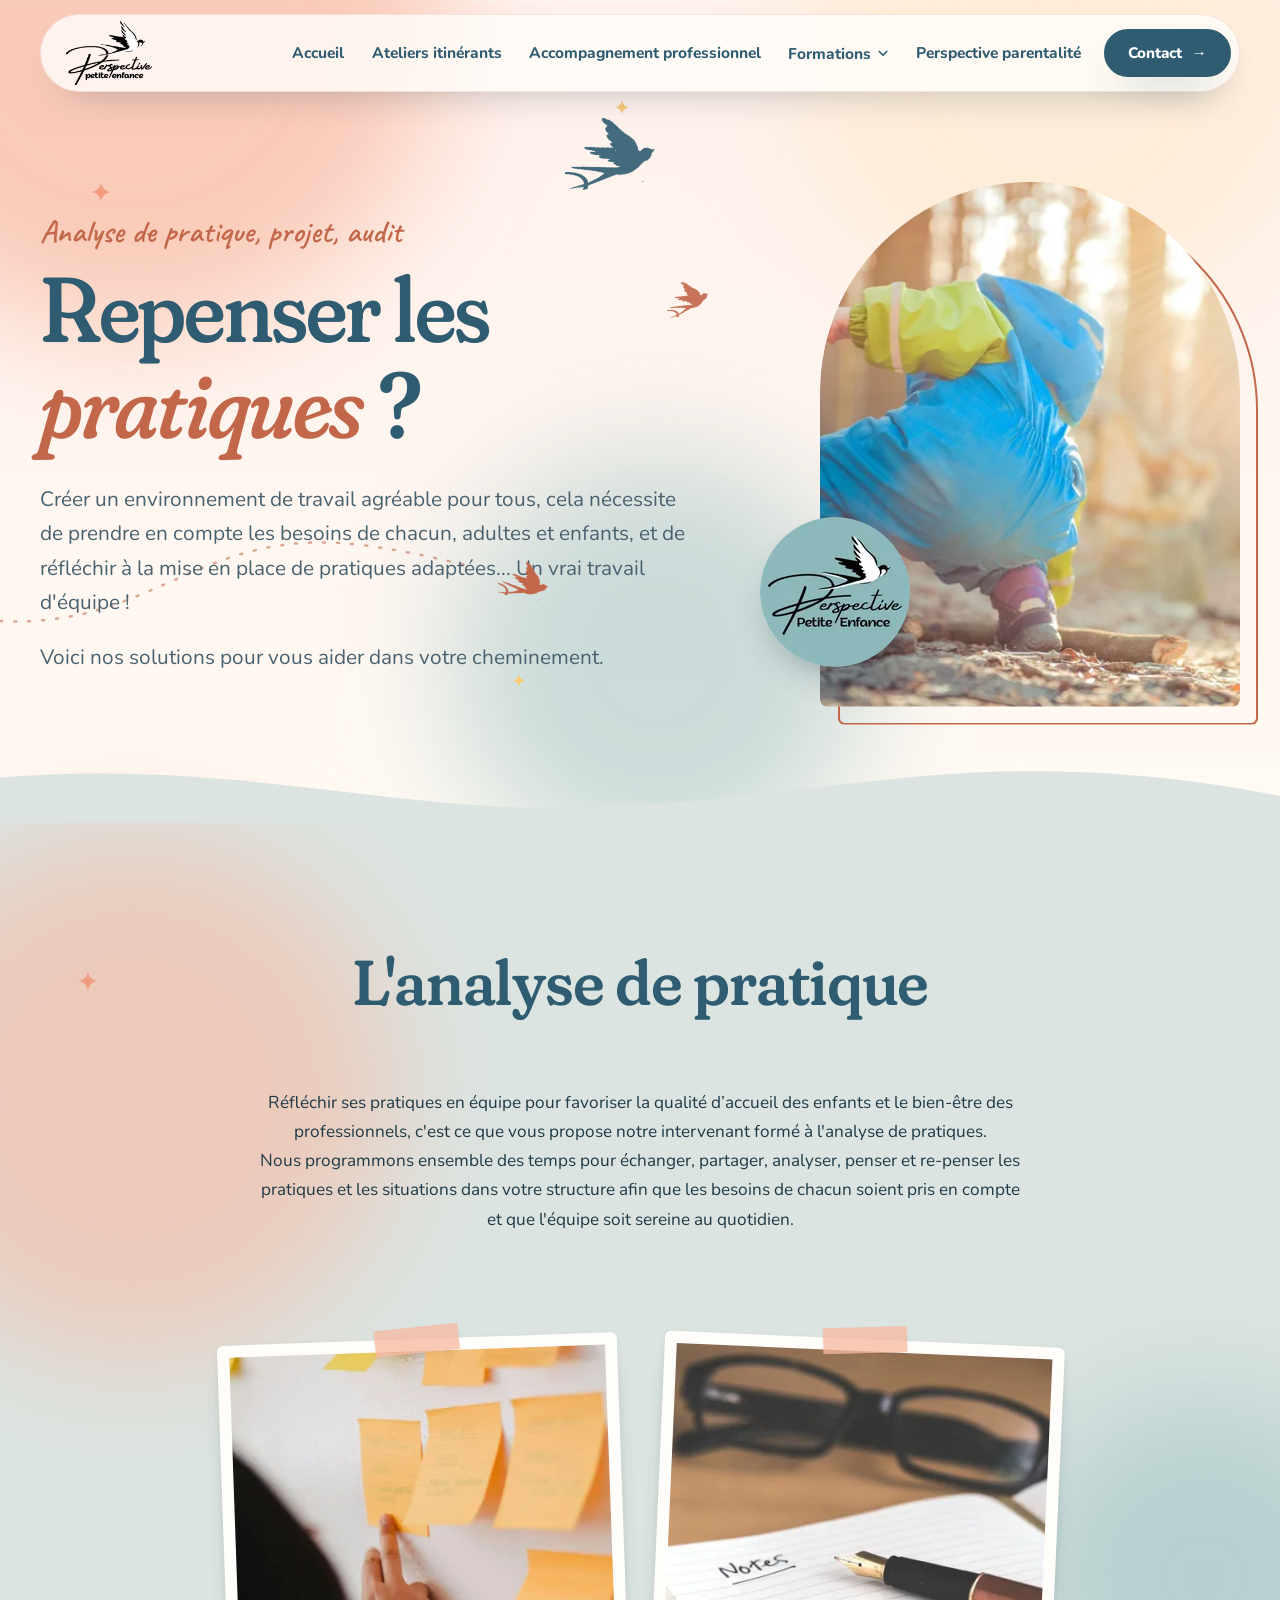
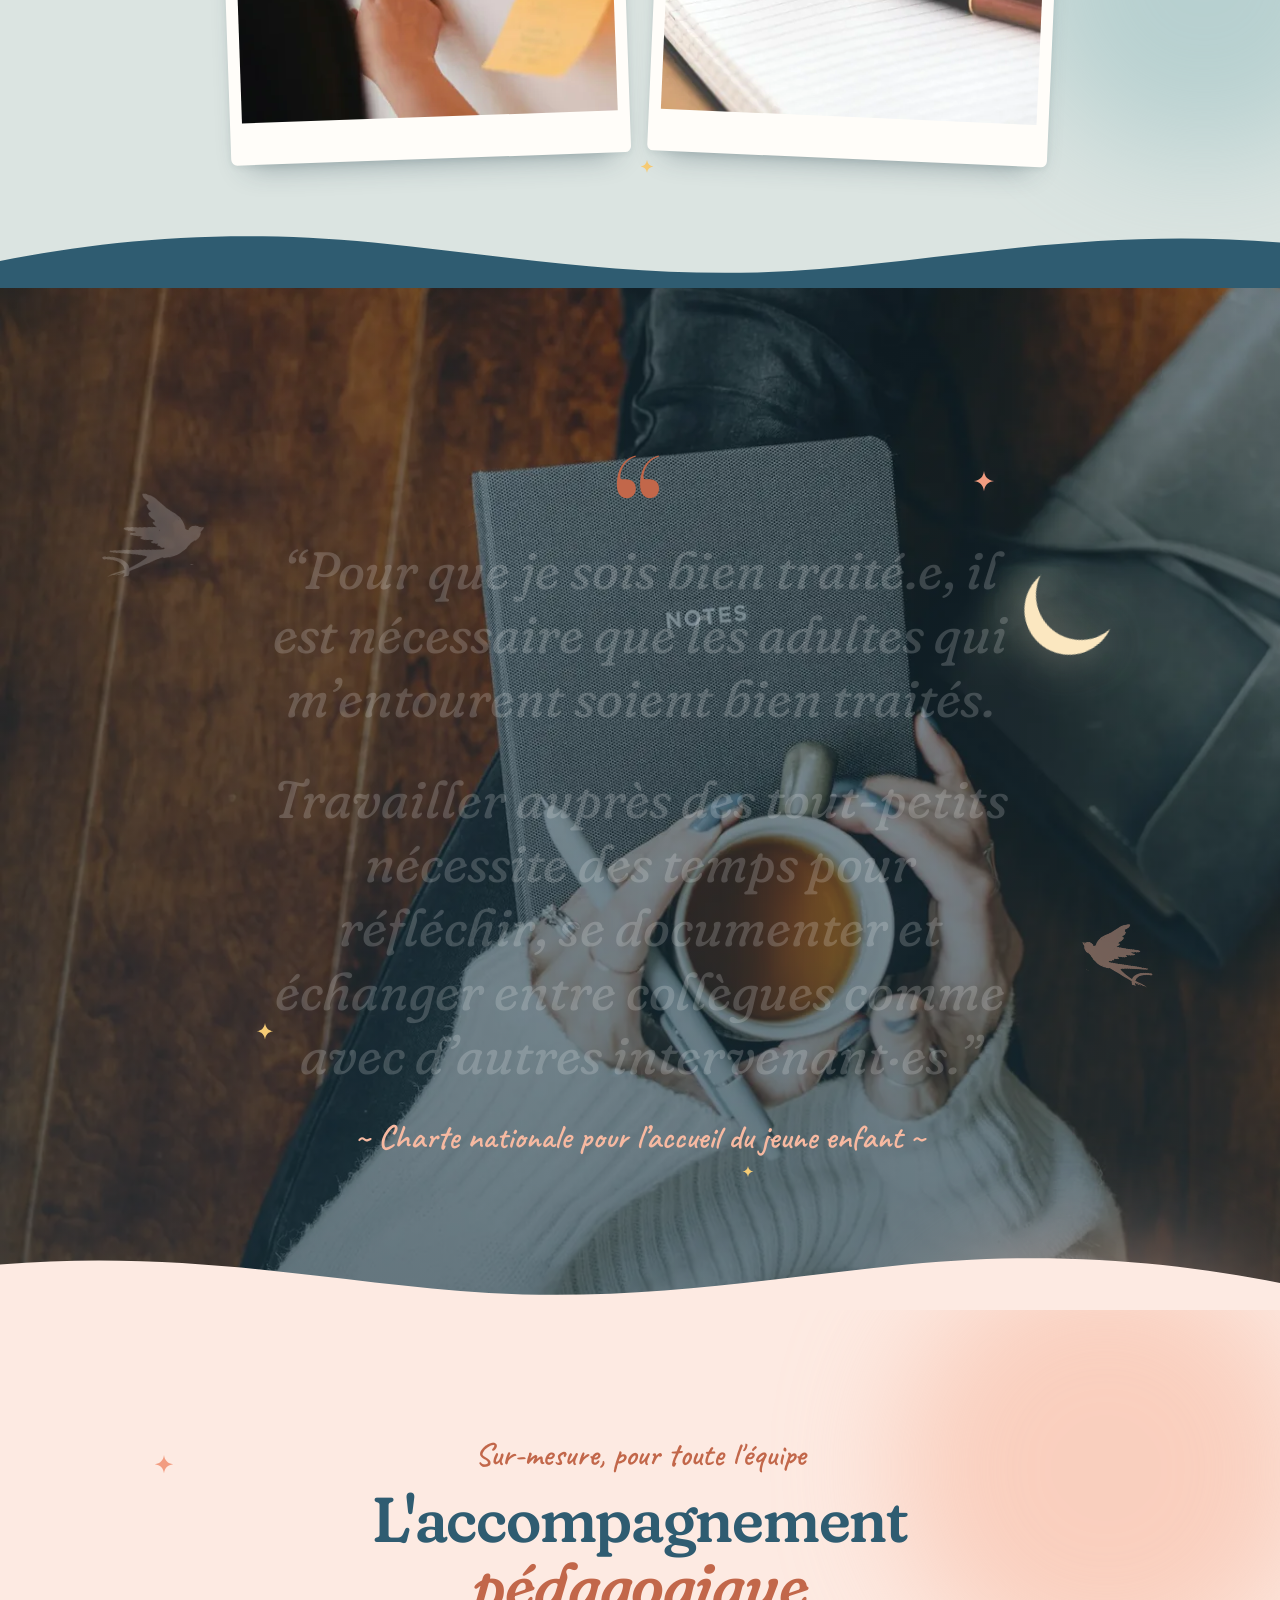
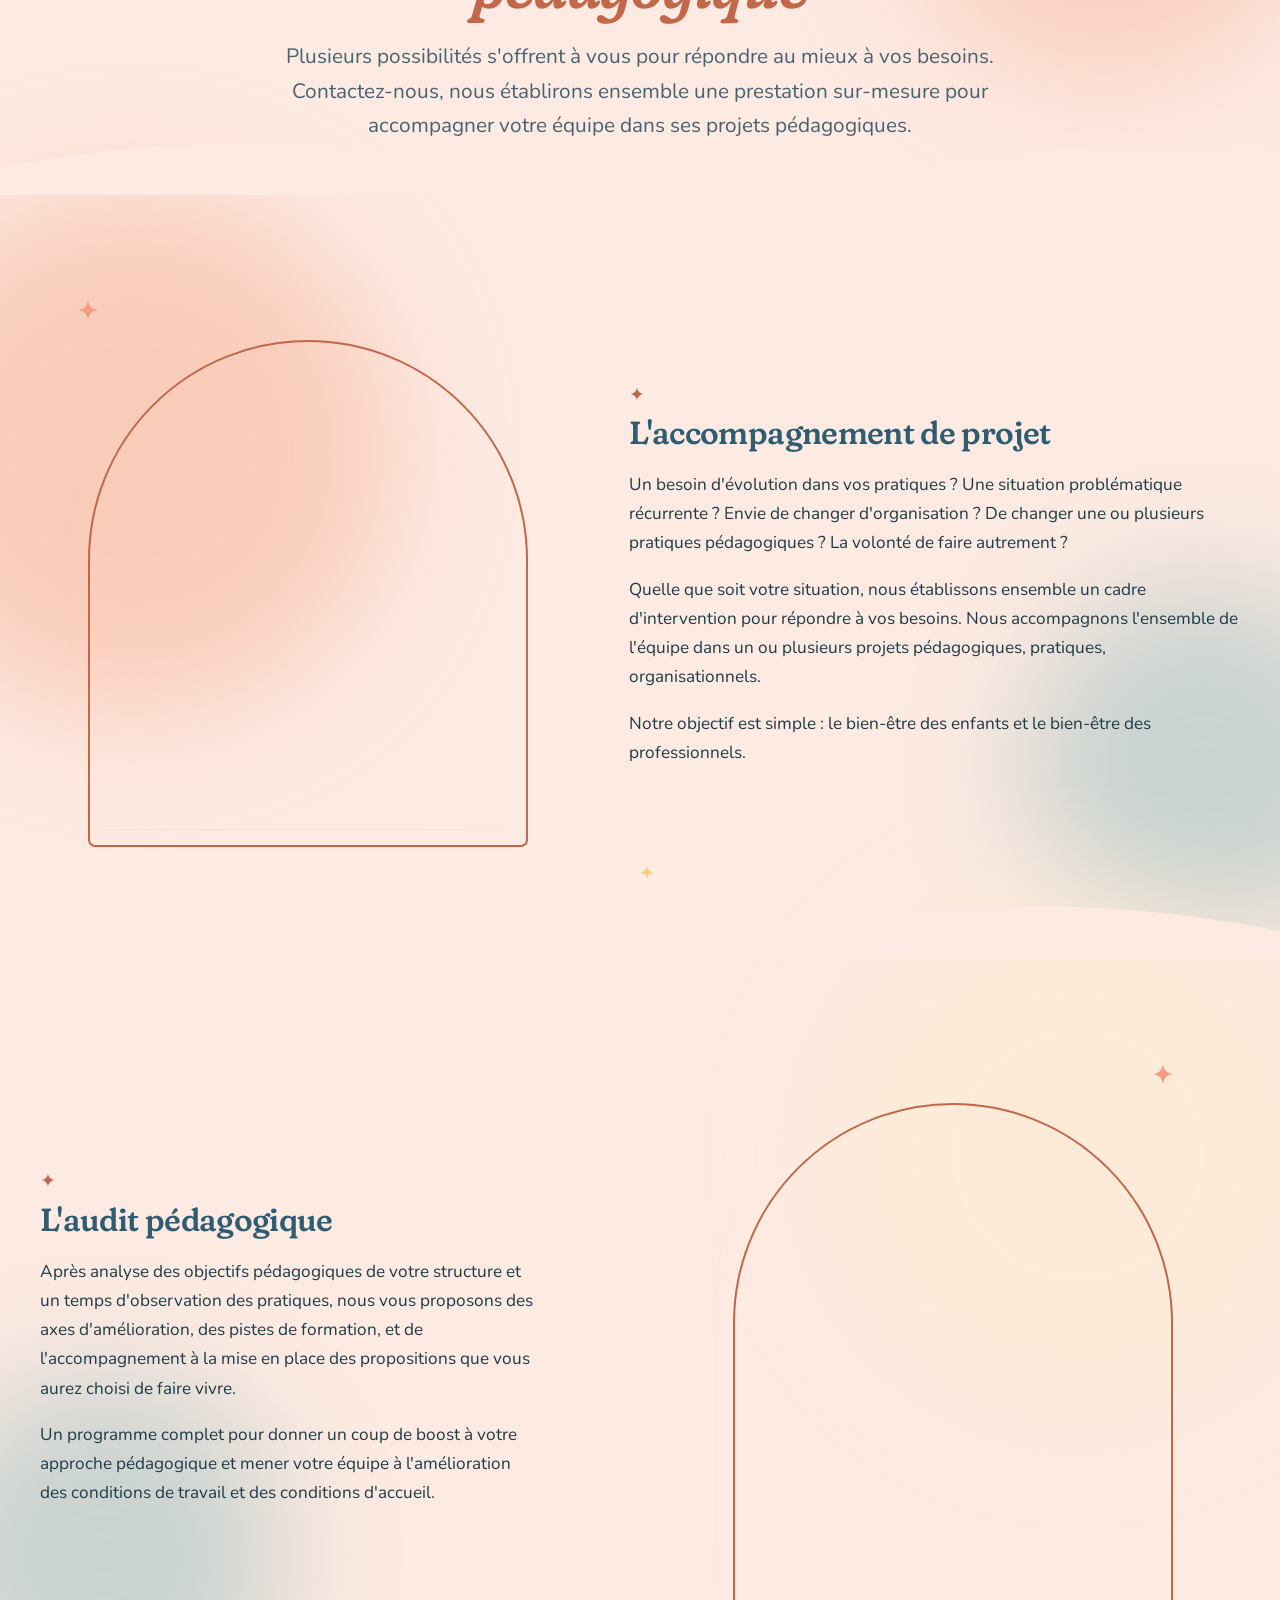
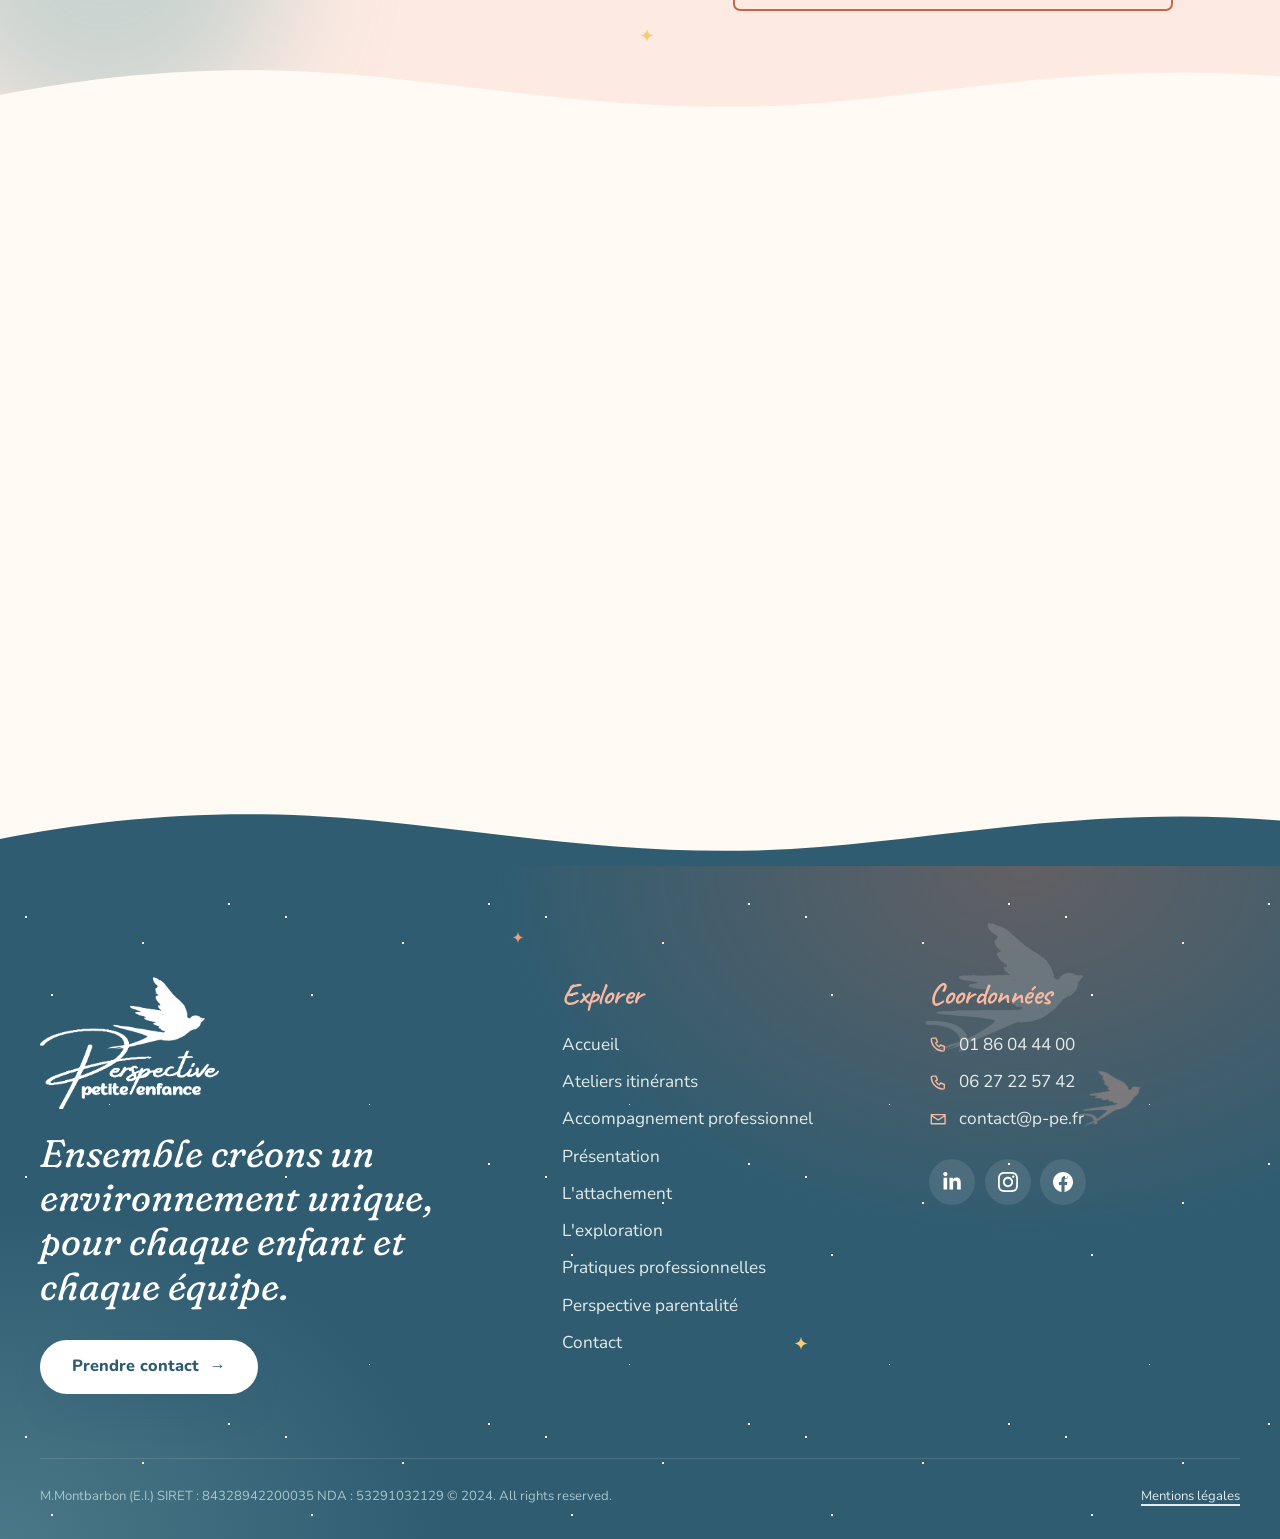
<file: accompagnement-professionnel.html>
<!DOCTYPE html><html lang="fr"><head><meta charset="utf-8"><meta name="viewport" content="width=device-width, initial-scale=1.0"><script>
      // Mouvement activé seulement si l'utilisateur n'a pas demandé moins d'animations ; filet de sécurité si le script ne se charge pas.
      if (!matchMedia('(prefers-reduced-motion: reduce)').matches) {
        document.documentElement.classList.add('mvt');
        setTimeout(function () { if (!window.__mvt) document.documentElement.classList.remove('mvt'); }, 2500);
      }
    </script><meta name="generator" content="Astro v7.4.1"><title>Accompagnement sur mesure pour les professionnels petite enfance  | Perspective Petite Enfance</title><meta name="description" content="Perspective Petite Enfance accompagne les professionnels de la petite enfance pour améliorer leur bien-être au travail. Analyse de pratiques, audits pédagogiques et accompagnement de projets : des solutions sur mesure pour renforcer la qualité de vie au travail (QVT) et l'accueil des tout-petits."><link rel="canonical" href="https://p-pe.fr/accompagnement-professionnel"><meta property="og:url" content="https://p-pe.fr/accompagnement-professionnel"><meta property="og:title" content="Accompagnement sur mesure pour les professionnels petite enfance  | Perspective Petite Enfance"><meta name="twitter:title" content="Accompagnement sur mesure pour les professionnels petite enfance  | Perspective Petite Enfance"><meta property="og:type" content="website"><meta property="og:description" content="Perspective Petite Enfance accompagne les professionnels de la petite enfance pour améliorer leur bien-être au travail. Analyse de pratiques, audits pédagogiques et accompagnement de projets : des solutions sur mesure pour renforcer la qualité de vie au travail (QVT) et l'accueil des tout-petits."><meta name="twitter:description" content="Perspective Petite Enfance accompagne les professionnels de la petite enfance pour améliorer leur bien-être au travail. Analyse de pratiques, audits pédagogiques et accompagnement de projets : des solutions sur mesure pour renforcer la qualité de vie au travail (QVT) et l'accueil des tout-petits."><meta property="og:site_name" content="Perspective Petite Enfance"><meta property="og:image" content="https://p-pe.fr/_astro/equipe-formation.Bb1BgO-7_Z20iQQt.jpeg"><meta name="twitter:image" content="https://p-pe.fr/_astro/equipe-formation.Bb1BgO-7_Z20iQQt.jpeg"><meta property="og:image:alt" content><meta name="twitter:image:alt" content><meta name="twitter:card" content="summary_large_image"><link rel="icon" sizes="16x16" href="/_astro/logo-rond-canard._WEd3Khm_1xStTs.png"><link rel="icon" sizes="32x32" href="/_astro/logo-rond-canard._WEd3Khm_Z1JcnmB.png"><link rel="icon" sizes="192x192" href="/_astro/logo-rond-canard._WEd3Khm_1zsHHU.png"><link rel="apple-touch-icon" href="/_astro/logo-rond-canard._WEd3Khm_1N2S4O.png"><link rel="sitemap" href="/sitemap-index.xml"><script type="application/ld+json">{"@context":"https://schema.org/","name":"Accompagnement sur mesure pour les professionnels petite enfance ","url":"https://p-pe.fr/accompagnement-professionnel","description":"Perspective Petite Enfance accompagne les professionnels de la petite enfance pour améliorer leur bien-être au travail. Analyse de pratiques, audits pédagogiques et accompagnement de projets : des solutions sur mesure pour renforcer la qualité de vie au travail (QVT) et l'accueil des tout-petits.","image":"https://p-pe.fr/_astro/equipe-formation.Bb1BgO-7_Z20iQQt.jpeg","inLanguage":"fr","keywords":["accompagnement","professionnel petite enfance","QVT"],"@type":"WebPage"}</script><style>html.lenis,html.lenis body{height:auto}.lenis:not(.lenis-autoToggle).lenis-stopped{overflow:clip}.lenis [data-lenis-prevent],.lenis [data-lenis-prevent-wheel],.lenis [data-lenis-prevent-touch],.lenis [data-lenis-prevent-vertical],.lenis [data-lenis-prevent-horizontal]{overscroll-behavior:contain}.lenis.lenis-smooth iframe{pointer-events:none}.lenis.lenis-autoToggle{transition-behavior:allow-discrete;transition-property:overflow;transition-duration:1ms}
</style><link rel="stylesheet" href="/_astro/_..CVEN52vb.css"></head><body><a class="lien-evitement" href="#contenu">Aller au contenu</a><header class="site-header" data-astro-cid-nen7h5rs><div class="site-header__barre" data-astro-cid-nen7h5rs><a class="site-header__logo" href="/" aria-label="Perspective Petite Enfance - accueil" data-astro-cid-nen7h5rs><img src="/_astro/logo-ppe.D_nfkCnW_ZM47Bk.webp" srcset="/_astro/logo-ppe.D_nfkCnW_1XpEIo.webp 150w, /_astro/logo-ppe.D_nfkCnW_ZM47Bk.webp 300w" alt="Perspective Petite Enfance logo" sizes="150px" loading="eager" data-astro-cid-nen7h5rs="true" decoding="async" width="300" height="221"></a><button class="burger" type="button" aria-label="Menu" aria-expanded="false" aria-controls="menu-principal" data-astro-cid-nen7h5rs><span data-astro-cid-nen7h5rs></span><span data-astro-cid-nen7h5rs></span><span data-astro-cid-nen7h5rs></span></button><nav id="menu-principal" class="nav" aria-label="Menu principal" data-astro-cid-nen7h5rs><ul class="nav__liste" data-astro-cid-nen7h5rs><li class="nav__item" data-astro-cid-nen7h5rs><a class="nav__lien" href="/" data-astro-cid-nen7h5rs>Accueil</a></li><li class="nav__item" data-astro-cid-nen7h5rs><a class="nav__lien" href="/ateliers-itinerants" data-astro-cid-nen7h5rs>Ateliers itinérants</a></li><li class="nav__item" data-astro-cid-nen7h5rs><a class="nav__lien" href="/accompagnement-professionnel" data-astro-cid-nen7h5rs>Accompagnement professionnel</a></li><li class="nav__item nav__item--parent" data-astro-cid-nen7h5rs><button type="button" class="nav__lien nav__lien--parent" aria-expanded="false" data-astro-cid-nen7h5rs><span data-astro-cid-nen7h5rs>Formations</span><svg class="nav__chevron" width="12" height="12" viewBox="0 0 16 16" fill="none" aria-hidden="true" data-astro-cid-nen7h5rs><path d="M3 6l5 5 5-5" stroke="currentColor" stroke-width="2.2" stroke-linecap="round" stroke-linejoin="round" data-astro-cid-nen7h5rs></path></svg></button><ul class="nav__sous-menu" data-astro-cid-nen7h5rs><li data-astro-cid-nen7h5rs><a class="nav__sous-lien" href="/formations" data-astro-cid-nen7h5rs><span class="nav__puce" data-astro-cid-nen7h5rs>✦</span><span data-astro-cid-nen7h5rs>Présentation</span></a></li><li data-astro-cid-nen7h5rs><a class="nav__sous-lien" href="/formations-attachement" data-astro-cid-nen7h5rs><span class="nav__puce" data-astro-cid-nen7h5rs>1</span><span data-astro-cid-nen7h5rs>L&#39;attachement</span></a></li><li data-astro-cid-nen7h5rs><a class="nav__sous-lien" href="/formations-exploration" data-astro-cid-nen7h5rs><span class="nav__puce" data-astro-cid-nen7h5rs>2</span><span data-astro-cid-nen7h5rs>L&#39;exploration</span></a></li><li data-astro-cid-nen7h5rs><a class="nav__sous-lien" href="/formations-pratiques" data-astro-cid-nen7h5rs><span class="nav__puce" data-astro-cid-nen7h5rs>3</span><span data-astro-cid-nen7h5rs>Pratiques professionnelles</span></a></li></ul></li><li class="nav__item" data-astro-cid-nen7h5rs><a class="nav__lien" href="/perspective-parentalite" data-astro-cid-nen7h5rs>Perspective parentalité</a></li></ul><a class="btn nav__cta" href="/contact-perspective-petite-enfance" data-astro-cid-nen7h5rs>Contact</a><p class="nav__contact" data-astro-cid-nen7h5rs><a href="mailto:contact@p-pe.fr" data-astro-cid-nen7h5rs>contact@p-pe.fr</a><a href="tel:0186044400" data-astro-cid-nen7h5rs>01 86 04 44 00</a></p></nav></div></header><script type="module">var e=document.querySelector(`.burger`),t=document.getElementById(`menu-principal`),n=()=>window.matchMedia(`(max-width: 1080px)`).matches,r=r=>{e?.classList.toggle(`is-open`,r),t?.classList.toggle(`is-open`,r),e?.setAttribute(`aria-expanded`,String(r)),document.body.style.overflow=r&&n()?`hidden`:``};e?.addEventListener(`click`,()=>r(!e.classList.contains(`is-open`))),document.addEventListener(`keydown`,t=>{t.key===`Escape`&&e?.classList.contains(`is-open`)&&(r(!1),e.focus())}),t?.querySelectorAll(`a`).forEach(e=>e.addEventListener(`click`,()=>r(!1))),document.addEventListener(`click`,n=>{let i=n.target;e?.classList.contains(`is-open`)&&!t?.contains(i)&&!e.contains(i)&&r(!1)}),window.addEventListener(`resize`,()=>{!n()&&e?.classList.contains(`is-open`)&&r(!1)}),document.querySelectorAll(`.nav__lien--parent`).forEach(e=>{e.addEventListener(`click`,()=>{let t=e.closest(`.nav__item--parent`)?.classList.toggle(`is-open`)??!1;e.setAttribute(`aria-expanded`,String(t))})});</script><main id="contenu" tabindex="-1"><section class="sec sec--sans-vague entete-page entete-page--image" data-astro-cid-zwu7moz6><span class="aquarelle aquarelle--rose" style="width:620px;height:620px;left:-14%;top:-35%;opacity:0.7" aria-hidden="true" data-astro-cid-wxoehmhe></span><span class="aquarelle aquarelle--peche" style="width:520px;height:520px;left:62%;top:-25%;opacity:0.8" aria-hidden="true" data-astro-cid-wxoehmhe></span><span class="aquarelle aquarelle--lavande" style="width:420px;height:420px;left:35%;top:55%;" aria-hidden="true" data-astro-cid-wxoehmhe></span><svg class="vol" data-oiseau="/_astro/hirondelle.DJ13WODm.png" style="left:0%;top:58%;width:60%;height:160px;color:var(--corail)" viewBox="0 0 1000 400" preserveAspectRatio="none" fill="none" aria-hidden="true" data-astro-cid-wxoehmhe><path d="M0 360 C 200 380, 260 120, 470 170 S 760 380, 880 140 S 990 40, 1000 30" stroke="currentColor" stroke-width="2.5" stroke-dasharray="2 12" stroke-linecap="round" vector-effect="non-scaling-stroke" data-astro-cid-wxoehmhe></path></svg><svg class="etincelle etincelle--rose" style="left:7%;top:22%;width:22px;height:22px;animation-delay:0s" viewBox="0 0 24 24" fill="currentColor" aria-hidden="true" data-astro-cid-wxoehmhe><path d="M12 0c.9 6.6 4.4 10.1 11 11-6.6.9-10.1 4.4-11 11-.9-6.6-4.4-10.1-11-11 6.6-.9 10.1-4.4 11-11z" data-astro-cid-wxoehmhe></path></svg><svg class="etincelle" style="left:48%;top:12%;width:16px;height:16px;animation-delay:0.8s" viewBox="0 0 24 24" fill="currentColor" aria-hidden="true" data-astro-cid-wxoehmhe><path d="M12 0c.9 6.6 4.4 10.1 11 11-6.6.9-10.1 4.4-11 11-.9-6.6-4.4-10.1-11-11 6.6-.9 10.1-4.4 11-11z" data-astro-cid-wxoehmhe></path></svg><svg class="etincelle etincelle--rose" style="left:92%;top:74%;width:20px;height:20px;animation-delay:1.6s" viewBox="0 0 24 24" fill="currentColor" aria-hidden="true" data-astro-cid-wxoehmhe><path d="M12 0c.9 6.6 4.4 10.1 11 11-6.6.9-10.1 4.4-11 11-.9-6.6-4.4-10.1-11-11 6.6-.9 10.1-4.4 11-11z" data-astro-cid-wxoehmhe></path></svg><svg class="etincelle" style="left:40%;top:82%;width:14px;height:14px;animation-delay:2.1s" viewBox="0 0 24 24" fill="currentColor" aria-hidden="true" data-astro-cid-wxoehmhe><path d="M12 0c.9 6.6 4.4 10.1 11 11-6.6.9-10.1 4.4-11 11-.9-6.6-4.4-10.1-11-11 6.6-.9 10.1-4.4 11-11z" data-astro-cid-wxoehmhe></path></svg><span class="hirondelle hirondelle--flotte" style="left:44%;top:14%;width:96px;height:69px;background:var(--canard);opacity:0.9;--r:-8deg;--sx:1;--masque:url(/_astro/hirondelle.DJ13WODm.png)" aria-hidden="true" data-astro-cid-wxoehmhe></span><span class="hirondelle hirondelle--flotte" style="left:52%;top:34%;width:46px;height:33px;background:var(--corail);opacity:0.9;--r:-16deg;--sx:1;--masque:url(/_astro/hirondelle.DJ13WODm.png)" aria-hidden="true" data-astro-cid-wxoehmhe></span><div class="wrap" data-astro-cid-zwu7moz6><div class="entete-page__grille" data-astro-cid-zwu7moz6><div class="entete-page__texte apparait" data-astro-cid-zwu7moz6><p class="main entete-page__surtitre" data-astro-cid-zwu7moz6>Analyse de pratique, projet, audit</p><h1 data-astro-cid-zwu7moz6>Repenser les <em>pratiques</em> ?</h1><div class="entete-page__chapo rich lead" data-astro-cid-zwu7moz6><p>Créer un environnement de travail agréable pour tous, cela nécessite de prendre en compte les besoins de chacun, adultes et enfants, et de réfléchir à la mise en place de pratiques adaptées... Un vrai travail d'équipe !</p><p>Voici nos solutions pour vous aider dans votre cheminement.</p></div></div><div class="entete-page__visuel apparait" data-astro-cid-zwu7moz6><div class="entete-page__arche arche" data-astro-cid-zwu7moz6><img src="/_astro/enfant-foret.BBSqG8tN_ZMWdB0.webp" srcset="/_astro/enfant-foret.BBSqG8tN_ZsRUGz.webp 460w, /_astro/enfant-foret.BBSqG8tN_ZMWdB0.webp 920w" alt="enfant dans la foret" sizes="(max-width: 920px) 80vw, 460px" loading="eager" decoding="async" style="border-radius:0px;" width="920" height="1120" class="photo"></div><span class="arche-contour entete-page__contour" data-astro-cid-zwu7moz6></span><img src="/_astro/logo-rond-lagon.Ch4PJr6S_Z1D5CIn.webp" srcset="/_astro/logo-rond-lagon.Ch4PJr6S_Z1D5CIn.webp 150w, /_astro/logo-rond-lagon.Ch4PJr6S_KTLIS.webp 300w" alt sizes="150px" aria-hidden="true" data-astro-cid-zwu7moz6="true" loading="lazy" decoding="async" width="150" height="150" class="entete-page__badge logo-rond"></div></div></div></section><section class="sec sec--bleu-clair ti ti--bas ti--moyenne" data-astro-cid-m4g4nldz><span class="aquarelle aquarelle--rose" style="width:520px;height:520px;left:-10%;top:5%;opacity:0.6" aria-hidden="true" data-astro-cid-wxoehmhe></span><span class="aquarelle aquarelle--lavande" style="width:360px;height:360px;left:80%;top:60%;" aria-hidden="true" data-astro-cid-wxoehmhe></span><svg class="etincelle etincelle--rose" style="left:6%;top:14%;width:22px;height:22px;animation-delay:0s" viewBox="0 0 24 24" fill="currentColor" aria-hidden="true" data-astro-cid-wxoehmhe><path d="M12 0c.9 6.6 4.4 10.1 11 11-6.6.9-10.1 4.4-11 11-.9-6.6-4.4-10.1-11-11 6.6-.9 10.1-4.4 11-11z" data-astro-cid-wxoehmhe></path></svg><svg class="etincelle" style="left:50%;top:88%;width:14px;height:14px;animation-delay:1.2s" viewBox="0 0 24 24" fill="currentColor" aria-hidden="true" data-astro-cid-wxoehmhe><path d="M12 0c.9 6.6 4.4 10.1 11 11-6.6.9-10.1 4.4-11 11-.9-6.6-4.4-10.1-11-11 6.6-.9 10.1-4.4 11-11z" data-astro-cid-wxoehmhe></path></svg><div class="wrap" data-astro-cid-m4g4nldz><div class="entete apparait" data-astro-cid-m4g4nldz><h2 data-astro-cid-m4g4nldz="true">L'analyse de pratique</h2></div><div class="ti__grille ti__grille--bas" data-astro-cid-m4g4nldz><div class="ti__images apparait" data-astro-cid-m4g4nldz><figure class="ti__image ti__image--1 polaroid" style="transform: rotate(-2deg)" data-astro-cid-m4g4nldz><span class="scotch" data-astro-cid-m4g4nldz></span><img src="/_astro/post-it-mur-2.CeeQTkWd_ZCibzg.webp" srcset="/_astro/post-it-mur-2.CeeQTkWd_Z1KgU2j.webp 520w, /_astro/post-it-mur-2.CeeQTkWd_ZCibzg.webp 1040w" alt="post-it sur un mur" sizes="(max-width: 920px) 90vw, 520px" loading="lazy" decoding="async" style="border-radius:0px;" data-lightbox="ti" width="1040" height="760" class="photo zoomable"></figure><figure class="ti__image ti__image--2 polaroid" style="transform: rotate(2.5deg)" data-astro-cid-m4g4nldz><span class="scotch" data-astro-cid-m4g4nldz></span><img src="/_astro/cahier-notes.COIyNO6M_ZIV5nB.webp" srcset="/_astro/cahier-notes.COIyNO6M_38JU.webp 520w, /_astro/cahier-notes.COIyNO6M_ZIV5nB.webp 1040w" alt="cahier de notes" sizes="(max-width: 920px) 90vw, 520px" loading="lazy" decoding="async" style="border-radius:0px;" data-lightbox="ti" width="1040" height="760" class="photo zoomable"></figure></div><div class="ti__col apparait ti__col--justifie" data-astro-cid-m4g4nldz><div class="ti__texte rich" data-astro-cid-m4g4nldz><p>Réfléchir ses pratiques en équipe pour favoriser la qualité d’accueil des enfants et le bien-être des professionnels, c'est ce que vous propose notre intervenant formé à l'analyse de pratiques.<br>Nous programmons ensemble des temps pour échanger, partager, analyser, penser et re-penser les pratiques et les situations dans votre structure afin que les besoins de chacun soient pris en compte et que l'équipe soit sereine au quotidien.</p></div></div></div></div></section><section class="sec citation citation--image" data-astro-cid-57ljpiw4><div class="sec__bg" aria-hidden="true" data-astro-cid-f6t3nyhw><img src="/_astro/pause-ordinateur.BqE2vzze_2FF7h.webp" srcset="/_astro/pause-ordinateur.BqE2vzze_5hdR5.webp 768w, /_astro/pause-ordinateur.BqE2vzze_Z290cLQ.webp 1366w, /_astro/pause-ordinateur.BqE2vzze_2FF7h.webp 1600w" alt="A person sitting on the floor with a laptop and a cup of coffee" sizes="100vw" loading="eager" decoding="async" data-astro-cid-f6t3nyhw="true" width="1600" height="2400"><div class="sec__voile" style="--voile-opacite:0.7" data-astro-cid-f6t3nyhw></div></div><svg class="vol" data-oiseau="/_astro/hirondelle.DJ13WODm.png" style="left:5%;top:30%;width:90%;height:220px;color:rgba(247,185,161,0.7)" viewBox="0 0 1000 400" preserveAspectRatio="none" fill="none" aria-hidden="true" data-astro-cid-wxoehmhe><path d="M0 360 C 200 380, 260 120, 470 170 S 760 380, 880 140 S 990 40, 1000 30" stroke="currentColor" stroke-width="2.5" stroke-dasharray="2 12" stroke-linecap="round" vector-effect="non-scaling-stroke" data-astro-cid-wxoehmhe></path></svg><svg class="etincelle" style="left:20%;top:72%;width:18px;height:18px;animation-delay:0s" viewBox="0 0 24 24" fill="currentColor" aria-hidden="true" data-astro-cid-wxoehmhe><path d="M12 0c.9 6.6 4.4 10.1 11 11-6.6.9-10.1 4.4-11 11-.9-6.6-4.4-10.1-11-11 6.6-.9 10.1-4.4 11-11z" data-astro-cid-wxoehmhe></path></svg><svg class="etincelle etincelle--rose" style="left:76%;top:18%;width:22px;height:22px;animation-delay:0.9s" viewBox="0 0 24 24" fill="currentColor" aria-hidden="true" data-astro-cid-wxoehmhe><path d="M12 0c.9 6.6 4.4 10.1 11 11-6.6.9-10.1 4.4-11 11-.9-6.6-4.4-10.1-11-11 6.6-.9 10.1-4.4 11-11z" data-astro-cid-wxoehmhe></path></svg><svg class="etincelle" style="left:58%;top:86%;width:12px;height:12px;animation-delay:1.8s" viewBox="0 0 24 24" fill="currentColor" aria-hidden="true" data-astro-cid-wxoehmhe><path d="M12 0c.9 6.6 4.4 10.1 11 11-6.6.9-10.1 4.4-11 11-.9-6.6-4.4-10.1-11-11 6.6-.9 10.1-4.4 11-11z" data-astro-cid-wxoehmhe></path></svg><span class="hirondelle hirondelle--flotte" style="left:8%;top:20%;width:110px;height:79px;background:rgba(255,255,255,0.22);opacity:0.9;--r:-10deg;--sx:1;--masque:url(/_astro/hirondelle.DJ13WODm.png)" aria-hidden="true" data-astro-cid-wxoehmhe></span><span class="hirondelle hirondelle--flotte" style="left:84%;top:62%;width:80px;height:58px;background:rgba(247,185,161,0.45);opacity:0.9;--r:-18deg;--sx:-1;--masque:url(/_astro/hirondelle.DJ13WODm.png)" aria-hidden="true" data-astro-cid-wxoehmhe></span><span class="citation__lune" aria-hidden="true" data-astro-cid-57ljpiw4></span><div class="wrap wrap--etroit" data-astro-cid-57ljpiw4><figure class="citation__figure apparait" data-astro-cid-57ljpiw4><blockquote class="citation__texte" data-astro-cid-57ljpiw4><p>“Pour que je sois bien traité.e, il est nécessaire que les adultes qui m’entourent soient bien traités.</p><p>Travailler auprès des tout-petits nécessite des temps pour réfléchir, se documenter et échanger entre collègues comme avec d’autres intervenant·es.”</p></blockquote><figcaption class="citation__auteur main" data-astro-cid-57ljpiw4>Charte nationale pour l’accueil du jeune enfant</figcaption></figure></div></section><section class="sec sec--peche intro" data-astro-cid-paqrlejr><span class="aquarelle aquarelle--rose" style="width:420px;height:420px;left:70%;top:10%;opacity:0.55" aria-hidden="true" data-astro-cid-wxoehmhe></span><svg class="etincelle etincelle--rose" style="left:12%;top:30%;width:20px;height:20px;animation-delay:0s" viewBox="0 0 24 24" fill="currentColor" aria-hidden="true" data-astro-cid-wxoehmhe><path d="M12 0c.9 6.6 4.4 10.1 11 11-6.6.9-10.1 4.4-11 11-.9-6.6-4.4-10.1-11-11 6.6-.9 10.1-4.4 11-11z" data-astro-cid-wxoehmhe></path></svg><div class="wrap" data-astro-cid-paqrlejr><div class="entete intro__entete apparait" style="max-width:763px" data-astro-cid-paqrlejr><span class="main" data-astro-cid-paqrlejr>Sur-mesure, pour toute l&#39;équipe</span><h2 data-astro-cid-paqrlejr="true">L'accompagnement <em>pédagogique</em></h2><div class="rich lead" data-astro-cid-paqrlejr><p>Plusieurs possibilités s'offrent à vous pour répondre au mieux à vos besoins.<br>Contactez-nous, nous établirons ensemble une prestation sur-mesure pour accompagner votre équipe dans ses projets pédagogiques.</p></div></div></div></section><section class="sec sec--peche ti ti--gauche ti--moyenne" data-astro-cid-m4g4nldz><span class="aquarelle aquarelle--rose" style="width:520px;height:520px;left:-10%;top:5%;opacity:0.6" aria-hidden="true" data-astro-cid-wxoehmhe></span><span class="aquarelle aquarelle--lavande" style="width:360px;height:360px;left:80%;top:60%;" aria-hidden="true" data-astro-cid-wxoehmhe></span><svg class="etincelle etincelle--rose" style="left:6%;top:14%;width:22px;height:22px;animation-delay:0s" viewBox="0 0 24 24" fill="currentColor" aria-hidden="true" data-astro-cid-wxoehmhe><path d="M12 0c.9 6.6 4.4 10.1 11 11-6.6.9-10.1 4.4-11 11-.9-6.6-4.4-10.1-11-11 6.6-.9 10.1-4.4 11-11z" data-astro-cid-wxoehmhe></path></svg><svg class="etincelle" style="left:50%;top:88%;width:14px;height:14px;animation-delay:1.2s" viewBox="0 0 24 24" fill="currentColor" aria-hidden="true" data-astro-cid-wxoehmhe><path d="M12 0c.9 6.6 4.4 10.1 11 11-6.6.9-10.1 4.4-11 11-.9-6.6-4.4-10.1-11-11 6.6-.9 10.1-4.4 11-11z" data-astro-cid-wxoehmhe></path></svg><div class="wrap" data-astro-cid-m4g4nldz><div class="ti__grille" data-astro-cid-m4g4nldz><div class="ti__images apparait" data-astro-cid-m4g4nldz><figure class="ti__image ti__image--1 arche" data-astro-cid-m4g4nldz><img src="/_astro/reunion-equipe.B-KABFjO_1uk7YC.webp" srcset="/_astro/reunion-equipe.B-KABFjO_1u9Yf0.webp 520w, /_astro/reunion-equipe.B-KABFjO_1uk7YC.webp 1040w" alt="réunion d'équipe" sizes="(max-width: 920px) 90vw, 520px" loading="lazy" decoding="async" style="border-radius:0px;" width="1040" height="1200" class="photo"></figure><span class="arche-contour ti__contour" data-astro-cid-m4g4nldz></span></div><div class="ti__col apparait ti__col--gauche" data-astro-cid-m4g4nldz><h3 class="ti__sous-titre" data-astro-cid-m4g4nldz>L'accompagnement de projet</h3><div class="ti__texte rich" data-astro-cid-m4g4nldz><p>Un besoin d'évolution dans vos pratiques ? Une situation problématique récurrente ? Envie de changer d'organisation ? De changer une ou plusieurs pratiques pédagogiques ? La volonté de faire autrement ?</p><p>Quelle que soit votre situation, nous établissons ensemble un cadre d'intervention pour répondre à vos besoins. Nous accompagnons l'ensemble de l'équipe dans un ou plusieurs projets pédagogiques, pratiques, organisationnels.</p><p>Notre objectif est simple : le bien-être des enfants et le bien-être des professionnels.</p></div></div></div></div></section><section class="sec sec--peche ti ti--droite ti--moyenne" data-astro-cid-m4g4nldz><span class="aquarelle aquarelle--peche" style="width:520px;height:520px;left:64%;top:5%;opacity:0.6" aria-hidden="true" data-astro-cid-wxoehmhe></span><span class="aquarelle aquarelle--lavande" style="width:360px;height:360px;left:-6%;top:60%;" aria-hidden="true" data-astro-cid-wxoehmhe></span><svg class="etincelle etincelle--rose" style="left:90%;top:14%;width:22px;height:22px;animation-delay:0s" viewBox="0 0 24 24" fill="currentColor" aria-hidden="true" data-astro-cid-wxoehmhe><path d="M12 0c.9 6.6 4.4 10.1 11 11-6.6.9-10.1 4.4-11 11-.9-6.6-4.4-10.1-11-11 6.6-.9 10.1-4.4 11-11z" data-astro-cid-wxoehmhe></path></svg><svg class="etincelle" style="left:50%;top:88%;width:14px;height:14px;animation-delay:1.2s" viewBox="0 0 24 24" fill="currentColor" aria-hidden="true" data-astro-cid-wxoehmhe><path d="M12 0c.9 6.6 4.4 10.1 11 11-6.6.9-10.1 4.4-11 11-.9-6.6-4.4-10.1-11-11 6.6-.9 10.1-4.4 11-11z" data-astro-cid-wxoehmhe></path></svg><div class="wrap" data-astro-cid-m4g4nldz><div class="ti__grille" data-astro-cid-m4g4nldz><div class="ti__images apparait" data-astro-cid-m4g4nldz><figure class="ti__image ti__image--1 arche" data-astro-cid-m4g4nldz><img src="/_astro/analyse-ordinateur.zZN_Y2Wq_2fMSkG.webp" srcset="/_astro/analyse-ordinateur.zZN_Y2Wq_18ltG5.webp 520w, /_astro/analyse-ordinateur.zZN_Y2Wq_2fMSkG.webp 1040w" alt="analyse devant un ordinateur" sizes="(max-width: 920px) 90vw, 520px" loading="lazy" decoding="async" style="border-radius:0px;" width="1040" height="1200" class="photo"></figure><span class="arche-contour ti__contour" data-astro-cid-m4g4nldz></span></div><div class="ti__col apparait ti__col--gauche" data-astro-cid-m4g4nldz><h3 class="ti__sous-titre" data-astro-cid-m4g4nldz>L'audit pédagogique</h3><div class="ti__texte rich" data-astro-cid-m4g4nldz><p>Après analyse des objectifs pédagogiques de votre structure et un temps d'observation des pratiques, nous vous proposons des axes d'amélioration, des pistes de formation, et de l'accompagnement à la mise en place des propositions que vous aurez choisi de faire vivre.</p><p>Un programme complet pour donner un coup de boost à votre approche pédagogique et mener votre équipe à l'amélioration des conditions de travail et des conditions d'accueil.</p></div></div></div></div></section><section class="sec sec--peche-clair cta" data-astro-cid-y3m7tdo3><div class="wrap" data-astro-cid-y3m7tdo3><div class="cta__boite ciel apparait" data-astro-cid-y3m7tdo3><span class="aquarelle aquarelle--framboise" style="width:420px;height:420px;left:60%;top:-50%;" aria-hidden="true" data-astro-cid-wxoehmhe></span><svg class="vol" data-oiseau="/_astro/hirondelle.DJ13WODm.png" style="left:30%;top:15%;width:60%;height:180px;color:var(--peche)" viewBox="0 0 1000 400" preserveAspectRatio="none" fill="none" aria-hidden="true" data-astro-cid-wxoehmhe><path d="M0 360 C 200 380, 260 120, 470 170 S 760 380, 880 140 S 990 40, 1000 30" stroke="currentColor" stroke-width="2.5" stroke-dasharray="2 12" stroke-linecap="round" vector-effect="non-scaling-stroke" data-astro-cid-wxoehmhe></path></svg><svg class="etincelle" style="left:6%;top:18%;width:20px;height:20px;animation-delay:0s" viewBox="0 0 24 24" fill="currentColor" aria-hidden="true" data-astro-cid-wxoehmhe><path d="M12 0c.9 6.6 4.4 10.1 11 11-6.6.9-10.1 4.4-11 11-.9-6.6-4.4-10.1-11-11 6.6-.9 10.1-4.4 11-11z" data-astro-cid-wxoehmhe></path></svg><svg class="etincelle etincelle--rose" style="left:90%;top:75%;width:16px;height:16px;animation-delay:1.1s" viewBox="0 0 24 24" fill="currentColor" aria-hidden="true" data-astro-cid-wxoehmhe><path d="M12 0c.9 6.6 4.4 10.1 11 11-6.6.9-10.1 4.4-11 11-.9-6.6-4.4-10.1-11-11 6.6-.9 10.1-4.4 11-11z" data-astro-cid-wxoehmhe></path></svg><svg class="etincelle" style="left:45%;top:88%;width:12px;height:12px;animation-delay:2s" viewBox="0 0 24 24" fill="currentColor" aria-hidden="true" data-astro-cid-wxoehmhe><path d="M12 0c.9 6.6 4.4 10.1 11 11-6.6.9-10.1 4.4-11 11-.9-6.6-4.4-10.1-11-11 6.6-.9 10.1-4.4 11-11z" data-astro-cid-wxoehmhe></path></svg><span class="hirondelle hirondelle--flotte" style="left:78%;top:10%;width:140px;height:101px;background:rgba(255,255,255,0.2);opacity:0.9;--r:-10deg;--sx:1;--masque:url(/_astro/hirondelle.DJ13WODm.png)" aria-hidden="true" data-astro-cid-wxoehmhe></span><span class="hirondelle hirondelle--flotte" style="left:70%;top:42%;width:56px;height:40px;background:var(--peche);opacity:0.9;--r:-20deg;--sx:1;--masque:url(/_astro/hirondelle.DJ13WODm.png)" aria-hidden="true" data-astro-cid-wxoehmhe></span><div class="badge-rond cta__badge" style="width:140px;height:140px;--fond:var(--papier);--couleur:var(--canard);" aria-hidden="true" data-astro-cid-2hp7qu5e><svg class="badge-rond__texte" viewBox="0 0 200 200" data-astro-cid-2hp7qu5e><defs data-astro-cid-2hp7qu5e><path id="cercle-17pksx" d="M100,100 m-78,0 a78,78 0 1,1 156,0 a78,78 0 1,1 -156,0" data-astro-cid-2hp7qu5e></path></defs><text data-astro-cid-2hp7qu5e><textPath href="#cercle-17pksx" textLength="488" lengthAdjust="spacing" data-astro-cid-2hp7qu5e>Devis gratuit ✦ Sur-mesure ✦ Devis gratuit ✦ Sur-mesure ✦ </textPath></text></svg><span class="badge-rond__centre" style="--masque:url(/_astro/hirondelle.DJ13WODm.png)" data-astro-cid-2hp7qu5e></span></div><div class="cta__contenu" data-astro-cid-y3m7tdo3><p class="main cta__surtitre" data-astro-cid-y3m7tdo3>Parlons de votre équipe</p><h2 class="cta__titre" data-astro-cid-y3m7tdo3>Construisons un cadre <em>serein</em> pour chacun</h2><div class="cta__texte rich lead" data-astro-cid-y3m7tdo3><p>Un premier échange permet de comprendre votre situation et de vous proposer l'accompagnement adapté.</p></div><div class="cta__actions" data-astro-cid-y3m7tdo3><a class="btn btn--peche btn--mulish btn--grande" href="/contact-perspective-petite-enfance">Prendre contact</a><a class="btn btn--bleu btn--mulish btn--grande btn--clair" href="/formations">Découvrir les formations</a></div></div></div></div></section></main><footer class="sec footer ciel" data-astro-cid-jo6i4kqk><svg class="vol" data-oiseau="/_astro/hirondelle.DJ13WODm.png" style="left:30%;top:4%;width:60%;height:160px;color:var(--peche)" viewBox="0 0 1000 400" preserveAspectRatio="none" fill="none" aria-hidden="true" data-astro-cid-wxoehmhe><path d="M0 360 C 200 380, 260 120, 470 170 S 760 380, 880 140 S 990 40, 1000 30" stroke="currentColor" stroke-width="2.5" stroke-dasharray="2 12" stroke-linecap="round" vector-effect="non-scaling-stroke" data-astro-cid-wxoehmhe></path></svg><svg class="etincelle" style="left:12%;top:18%;width:16px;height:16px;animation-delay:0s" viewBox="0 0 24 24" fill="currentColor" aria-hidden="true" data-astro-cid-wxoehmhe><path d="M12 0c.9 6.6 4.4 10.1 11 11-6.6.9-10.1 4.4-11 11-.9-6.6-4.4-10.1-11-11 6.6-.9 10.1-4.4 11-11z" data-astro-cid-wxoehmhe></path></svg><svg class="etincelle etincelle--rose" style="left:40%;top:10%;width:12px;height:12px;animation-delay:1s" viewBox="0 0 24 24" fill="currentColor" aria-hidden="true" data-astro-cid-wxoehmhe><path d="M12 0c.9 6.6 4.4 10.1 11 11-6.6.9-10.1 4.4-11 11-.9-6.6-4.4-10.1-11-11 6.6-.9 10.1-4.4 11-11z" data-astro-cid-wxoehmhe></path></svg><svg class="etincelle" style="left:62%;top:70%;width:14px;height:14px;animation-delay:2s" viewBox="0 0 24 24" fill="currentColor" aria-hidden="true" data-astro-cid-wxoehmhe><path d="M12 0c.9 6.6 4.4 10.1 11 11-6.6.9-10.1 4.4-11 11-.9-6.6-4.4-10.1-11-11 6.6-.9 10.1-4.4 11-11z" data-astro-cid-wxoehmhe></path></svg><span class="hirondelle hirondelle--flotte" style="left:74%;top:8%;width:170px;height:122px;background:rgba(255,255,255,0.16);opacity:0.9;--r:-10deg;--sx:1;--masque:url(/_astro/hirondelle.DJ13WODm.png)" aria-hidden="true" data-astro-cid-wxoehmhe></span><span class="hirondelle hirondelle--flotte" style="left:86%;top:30%;width:70px;height:50px;background:rgba(247,185,161,0.35);opacity:0.9;--r:-18deg;--sx:1;--masque:url(/_astro/hirondelle.DJ13WODm.png)" aria-hidden="true" data-astro-cid-wxoehmhe></span><div class="wrap" data-astro-cid-jo6i4kqk><div class="footer__haut" data-astro-cid-jo6i4kqk><div class="footer__marque" data-astro-cid-jo6i4kqk><span class="footer__logo" style="--masque:url(/_astro/logo-ppe.D_nfkCnW.png)" role="img" aria-label="Perspective Petite Enfance logo" data-astro-cid-jo6i4kqk></span><p class="footer__accroche" data-astro-cid-jo6i4kqk>Ensemble créons un environnement unique, pour chaque enfant et chaque équipe.</p><a class="btn btn--clair footer__cta" href="/contact-perspective-petite-enfance" data-astro-cid-jo6i4kqk>Prendre contact</a></div><nav class="footer__col" aria-label="Pied de page" data-astro-cid-jo6i4kqk><h3 class="footer__titre" data-astro-cid-jo6i4kqk>Explorer</h3><ul class="footer__liste" data-astro-cid-jo6i4kqk><li data-astro-cid-jo6i4kqk><a href="/" data-astro-cid-jo6i4kqk>Accueil</a></li><li data-astro-cid-jo6i4kqk><a href="/ateliers-itinerants" data-astro-cid-jo6i4kqk>Ateliers itinérants</a></li><li data-astro-cid-jo6i4kqk><a href="/accompagnement-professionnel" data-astro-cid-jo6i4kqk>Accompagnement professionnel</a></li><li data-astro-cid-jo6i4kqk><a href="/formations" data-astro-cid-jo6i4kqk>Présentation</a></li><li data-astro-cid-jo6i4kqk><a href="/formations-attachement" data-astro-cid-jo6i4kqk>L&#39;attachement</a></li><li data-astro-cid-jo6i4kqk><a href="/formations-exploration" data-astro-cid-jo6i4kqk>L&#39;exploration</a></li><li data-astro-cid-jo6i4kqk><a href="/formations-pratiques" data-astro-cid-jo6i4kqk>Pratiques professionnelles</a></li><li data-astro-cid-jo6i4kqk><a href="/perspective-parentalite" data-astro-cid-jo6i4kqk>Perspective parentalité</a></li><li data-astro-cid-jo6i4kqk><a href="/contact-perspective-petite-enfance" data-astro-cid-jo6i4kqk>Contact</a></li></ul></nav><div class="footer__col" data-astro-cid-jo6i4kqk><h3 class="footer__titre" data-astro-cid-jo6i4kqk>Coordonnées</h3><ul class="footer__liste footer__liste--contact" data-astro-cid-jo6i4kqk><li data-astro-cid-jo6i4kqk><svg class viewBox="0 0 24 24" fill="none" stroke="currentColor" stroke-width="1.8" stroke-linecap="round" stroke-linejoin="round" aria-hidden="true" focusable="false"><path d="M5 4h4l2 5-2.5 1.5a11 11 0 0 0 5 5L15 13l5 2v4a2 2 0 0 1-2 2A16 16 0 0 1 3 6a2 2 0 0 1 2-2z"></path></svg><a href="tel:0186044400" data-astro-cid-jo6i4kqk>01 86 04 44 00</a></li><li data-astro-cid-jo6i4kqk><svg class viewBox="0 0 24 24" fill="none" stroke="currentColor" stroke-width="1.8" stroke-linecap="round" stroke-linejoin="round" aria-hidden="true" focusable="false"><path d="M5 4h4l2 5-2.5 1.5a11 11 0 0 0 5 5L15 13l5 2v4a2 2 0 0 1-2 2A16 16 0 0 1 3 6a2 2 0 0 1 2-2z"></path></svg><a href="tel:0627225742" data-astro-cid-jo6i4kqk>06 27 22 57 42</a></li><li data-astro-cid-jo6i4kqk><svg class viewBox="0 0 24 24" fill="none" stroke="currentColor" stroke-width="1.8" stroke-linecap="round" stroke-linejoin="round" aria-hidden="true" focusable="false"><path d="M3 6h18v12H3zM3 7l9 6 9-6"></path></svg><a href="mailto:contact@p-pe.fr" data-astro-cid-jo6i4kqk>contact@p-pe.fr</a></li></ul><ul class="footer__reseaux" data-astro-cid-jo6i4kqk><li data-astro-cid-jo6i4kqk><a href="https://www.linkedin.com/company/perspective-petite-enfance" target="_blank" rel="noopener" title="Go to linkedin page" data-astro-cid-jo6i4kqk><svg width="20" height="20" viewBox="0 0 24 24" fill="none" xmlns="http://www.w3.org/2000/svg" aria-hidden="true" focusable="false"><path d="M6.20156 21H1.84688V6.97969H6.20156V21ZM4.02187 5.06719C2.62969 5.06719 1.5 3.91406 1.5 2.52187C1.5 1.85303 1.7657 1.21158 2.23864 0.73864C2.71158 0.265697 3.35303 0 4.02187 0C4.69072 0 5.33217 0.265697 5.80511 0.73864C6.27805 1.21158 6.54375 1.85303 6.54375 2.52187C6.54375 3.91406 5.41406 5.06719 4.02187 5.06719ZM22.4953 21H18.15V14.175C18.15 12.5484 18.1172 10.4625 15.8859 10.4625C13.6219 10.4625 13.275 12.2297 13.275 14.0578V21H8.925V6.97969H13.1016V8.89219H13.1625C13.7438 7.79062 15.1641 6.62812 17.2828 6.62812C21.6891 6.62812 22.5 9.52969 22.5 13.2984V21H22.4953Z" fill="currentColor"></path></svg><span class="sr-only">LinkedIn</span></a></li><li data-astro-cid-jo6i4kqk><a href="https://www.instagram.com/perspective.petite.enfance" target="_blank" rel="noopener" title="Go to instagram page" data-astro-cid-jo6i4kqk><svg width="20" height="20" viewBox="0 0 24 24" fill="none" xmlns="http://www.w3.org/2000/svg" aria-hidden="true" focusable="false"><path d="M12.0027 5.84808C8.59743 5.84808 5.85075 8.59477 5.85075 12C5.85075 15.4053 8.59743 18.1519 12.0027 18.1519C15.4079 18.1519 18.1546 15.4053 18.1546 12C18.1546 8.59477 15.4079 5.84808 12.0027 5.84808ZM12.0027 15.9996C9.80212 15.9996 8.00312 14.2059 8.00312 12C8.00312 9.7941 9.79677 8.00046 12.0027 8.00046C14.2086 8.00046 16.0022 9.7941 16.0022 12C16.0022 14.2059 14.2032 15.9996 12.0027 15.9996ZM19.8412 5.59644C19.8412 6.39421 19.1987 7.03135 18.4062 7.03135C17.6085 7.03135 16.9713 6.38885 16.9713 5.59644C16.9713 4.80402 17.6138 4.16153 18.4062 4.16153C19.1987 4.16153 19.8412 4.80402 19.8412 5.59644ZM23.9157 7.05277C23.8247 5.13063 23.3856 3.42798 21.9775 2.02523C20.5748 0.622485 18.8721 0.183425 16.95 0.0870142C14.9691 -0.0254218 9.03094 -0.0254218 7.05 0.0870142C5.13321 0.178071 3.43056 0.617131 2.02247 2.01988C0.614379 3.42263 0.180675 5.12528 0.0842616 7.04742C-0.0281744 9.02836 -0.0281744 14.9663 0.0842616 16.9472C0.175321 18.8694 0.614379 20.572 2.02247 21.9748C3.43056 23.3775 5.12786 23.8166 7.05 23.913C9.03094 24.0254 14.9691 24.0254 16.95 23.913C18.8721 23.8219 20.5748 23.3829 21.9775 21.9748C23.3803 20.572 23.8193 18.8694 23.9157 16.9472C24.0281 14.9663 24.0281 9.03371 23.9157 7.05277ZM21.3565 19.0728C20.9388 20.1222 20.1303 20.9307 19.0756 21.3537C17.4961 21.9801 13.748 21.8355 12.0027 21.8355C10.2573 21.8355 6.50389 21.9748 4.92971 21.3537C3.88036 20.936 3.07188 20.1275 2.64888 19.0728C2.02247 17.4933 2.16705 13.7453 2.16705 12C2.16705 10.2547 2.02782 6.5013 2.64888 4.92717C3.06652 3.87783 3.875 3.06936 4.92971 2.64636C6.50924 2.01988 10.2573 2.16452 12.0027 2.16452C13.748 2.16452 17.5015 2.02523 19.0756 2.64636C20.125 3.064 20.9335 3.87247 21.3565 4.92717C21.9829 6.50666 21.8383 10.2547 21.8383 12C21.8383 13.7453 21.9829 17.4987 21.3565 19.0728Z" fill="currentColor"></path></svg><span class="sr-only">Instagram</span></a></li><li data-astro-cid-jo6i4kqk><a href="https://www.facebook.com/profile.php?id=61570478800242" target="_blank" rel="noopener" title="Go to facebook page" data-astro-cid-jo6i4kqk><svg width="20" height="20" viewBox="0 0 24 24" fill="none" xmlns="http://www.w3.org/2000/svg" aria-hidden="true" focusable="false"><path d="M24 12.0726C24 5.44354 18.629 0.0725708 12 0.0725708C5.37097 0.0725708 0 5.44354 0 12.0726C0 18.0619 4.38823 23.0264 10.125 23.9274V15.5414H7.07661V12.0726H10.125V9.4287C10.125 6.42144 11.9153 4.76031 14.6574 4.76031C15.9706 4.76031 17.3439 4.99451 17.3439 4.99451V7.94612H15.8303C14.34 7.94612 13.875 8.87128 13.875 9.82015V12.0726H17.2031L16.6708 15.5414H13.875V23.9274C19.6118 23.0264 24 18.0619 24 12.0726Z" fill="currentColor"></path></svg><span class="sr-only">Facebook</span></a></li></ul></div></div><div class="footer__bas" data-astro-cid-jo6i4kqk><p data-astro-cid-jo6i4kqk>M.Montbarbon (E.I.) SIRET : 84328942200035 NDA : 53291032129 © 2024. All rights reserved.</p><a href="/mentions-legales" data-astro-cid-jo6i4kqk>Mentions légales</a></div></div></footer><button class="haut" type="button" aria-label="Remonter en haut de la page"><svg viewBox="0 0 24 24" fill="none" aria-hidden="true"><path d="M12 19V5M5 12l7-7 7 7" stroke="currentColor" stroke-width="2.4" stroke-linecap="round" stroke-linejoin="round"></path></svg></button><script type="module" src="/_astro/Base.astro_astro_type_script_index_0_lang.CKbqx2ip.js"></script><div class="lightbox" id="lightbox" role="dialog" aria-modal="true" aria-label="Image agrandie" hidden><button class="lightbox__nav lightbox__nav--prev" type="button" aria-label="Image précédente">‹</button><img alt=""><button class="lightbox__nav lightbox__nav--next" type="button" aria-label="Image suivante">›</button><button class="lightbox__close" type="button" aria-label="Fermer">×</button></div><script type="module">var e=document.getElementById(`lightbox`),t=e.querySelector(`img`),n=Array.from(document.querySelectorAll(`img[data-lightbox]`)),r=[],i=0,a=()=>{let e=r[i];t.src=e.currentSrc||e.src,t.alt=e.alt},o=t=>{r=n.filter(e=>e.dataset.lightbox===t.dataset.lightbox),i=r.indexOf(t),a(),e.hidden=!1,e.classList.add(`is-open`),document.body.style.overflow=`hidden`},s=()=>{e.classList.remove(`is-open`),e.hidden=!0,document.body.style.overflow=``};n.forEach(e=>e.addEventListener(`click`,()=>o(e))),e.querySelector(`.lightbox__close`)?.addEventListener(`click`,s),e.querySelector(`.lightbox__nav--prev`)?.addEventListener(`click`,()=>{i=(i-1+r.length)%r.length,a()}),e.querySelector(`.lightbox__nav--next`)?.addEventListener(`click`,()=>{i=(i+1)%r.length,a()}),e.addEventListener(`click`,t=>{t.target===e&&s()}),document.addEventListener(`keydown`,t=>{e.hidden||(t.key===`Escape`&&s(),t.key===`ArrowLeft`&&(i=(i-1+r.length)%r.length,a()),t.key===`ArrowRight`&&(i=(i+1)%r.length,a()))});var c=0;e.addEventListener(`touchstart`,e=>{c=e.touches[0].clientX},{passive:!0}),e.addEventListener(`touchend`,e=>{let t=e.changedTouches[0].clientX-c;Math.abs(t)<50||r.length<2||(i=(i+(t<0?1:-1)+r.length)%r.length,a())});</script></body></html>
</file>
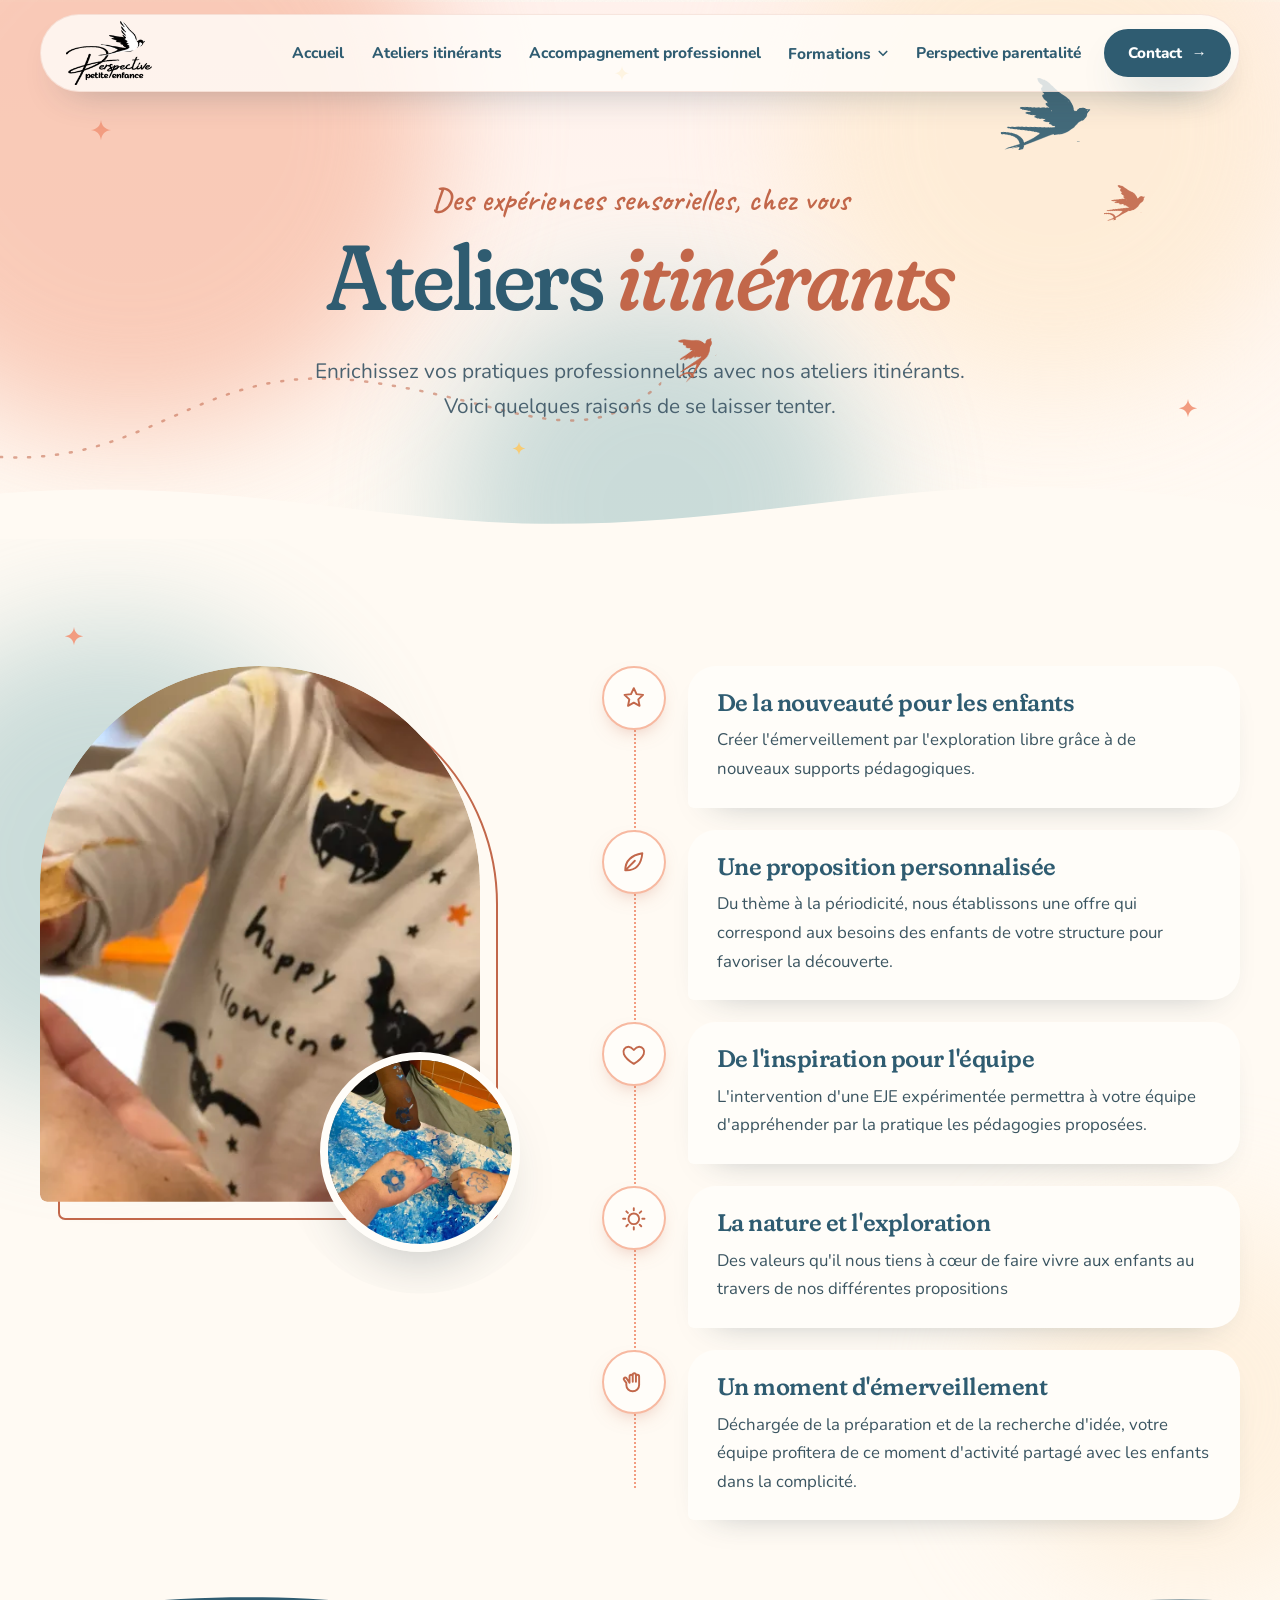
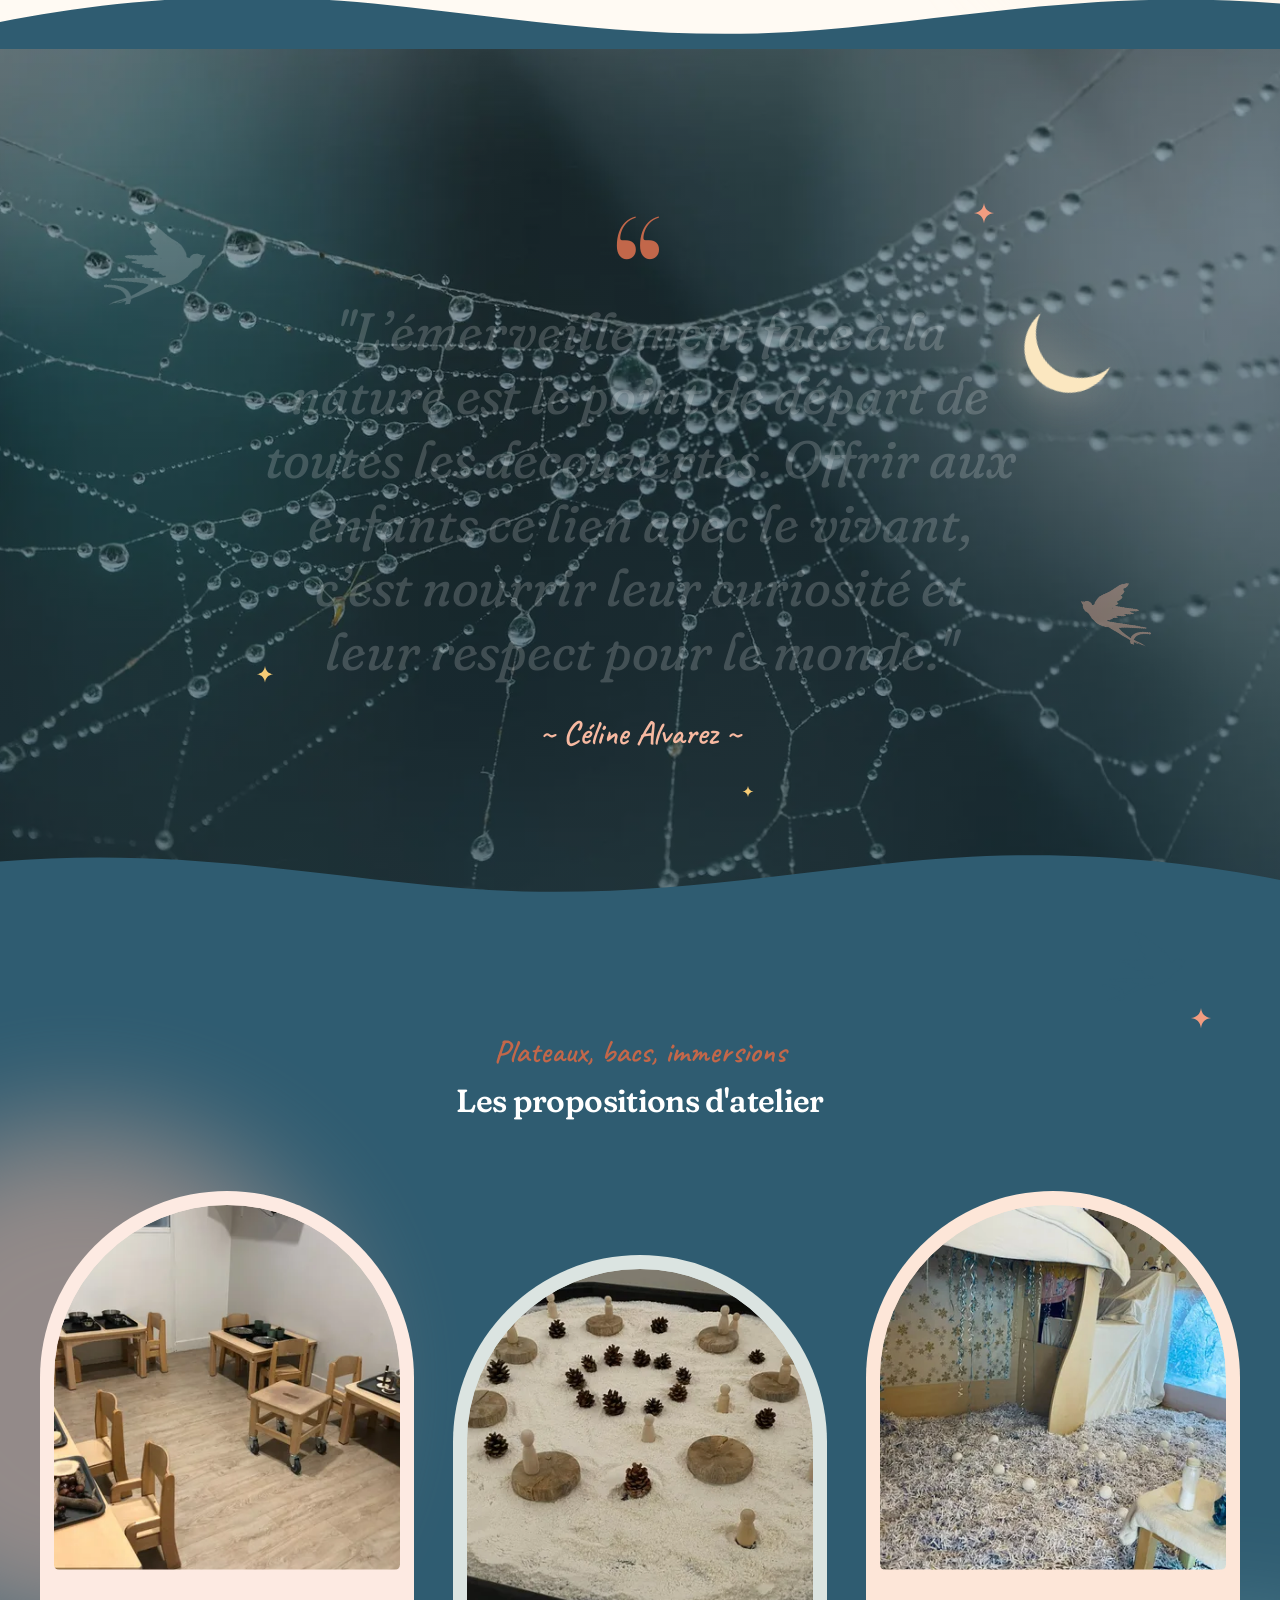
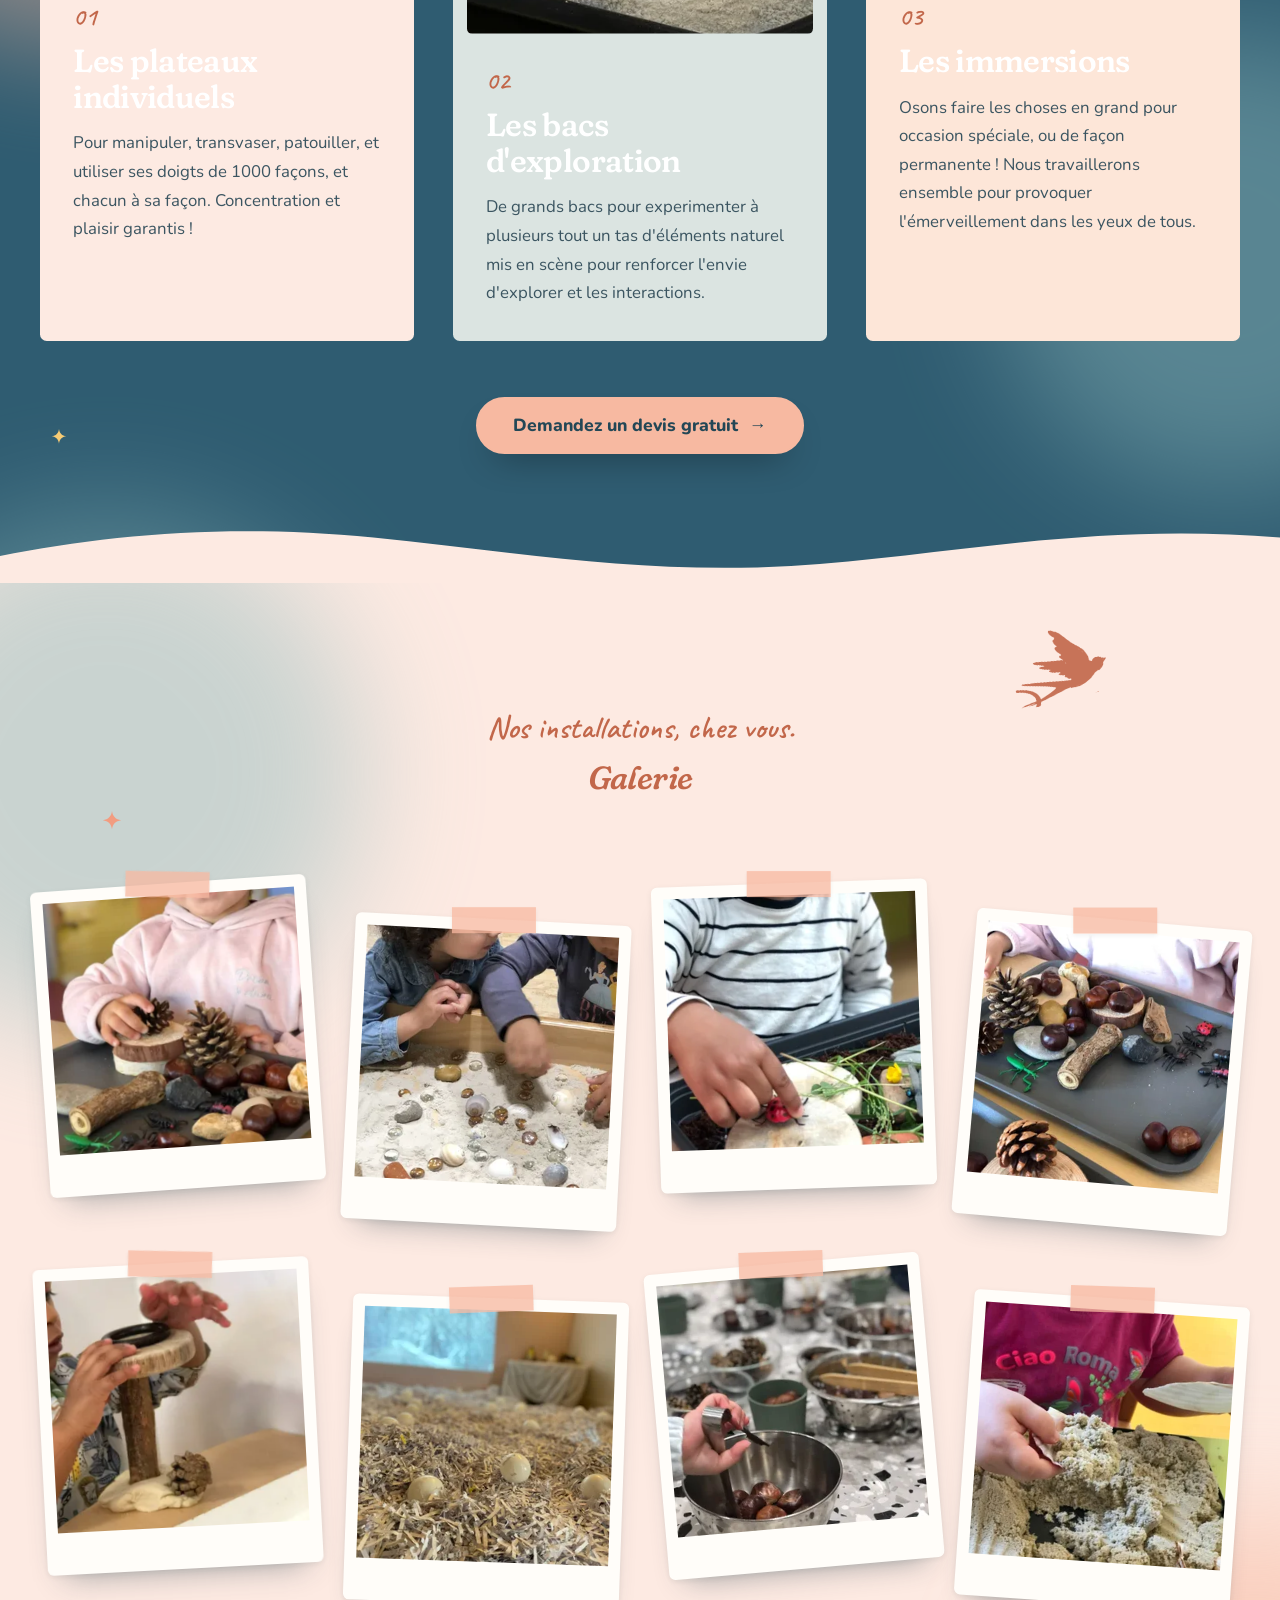
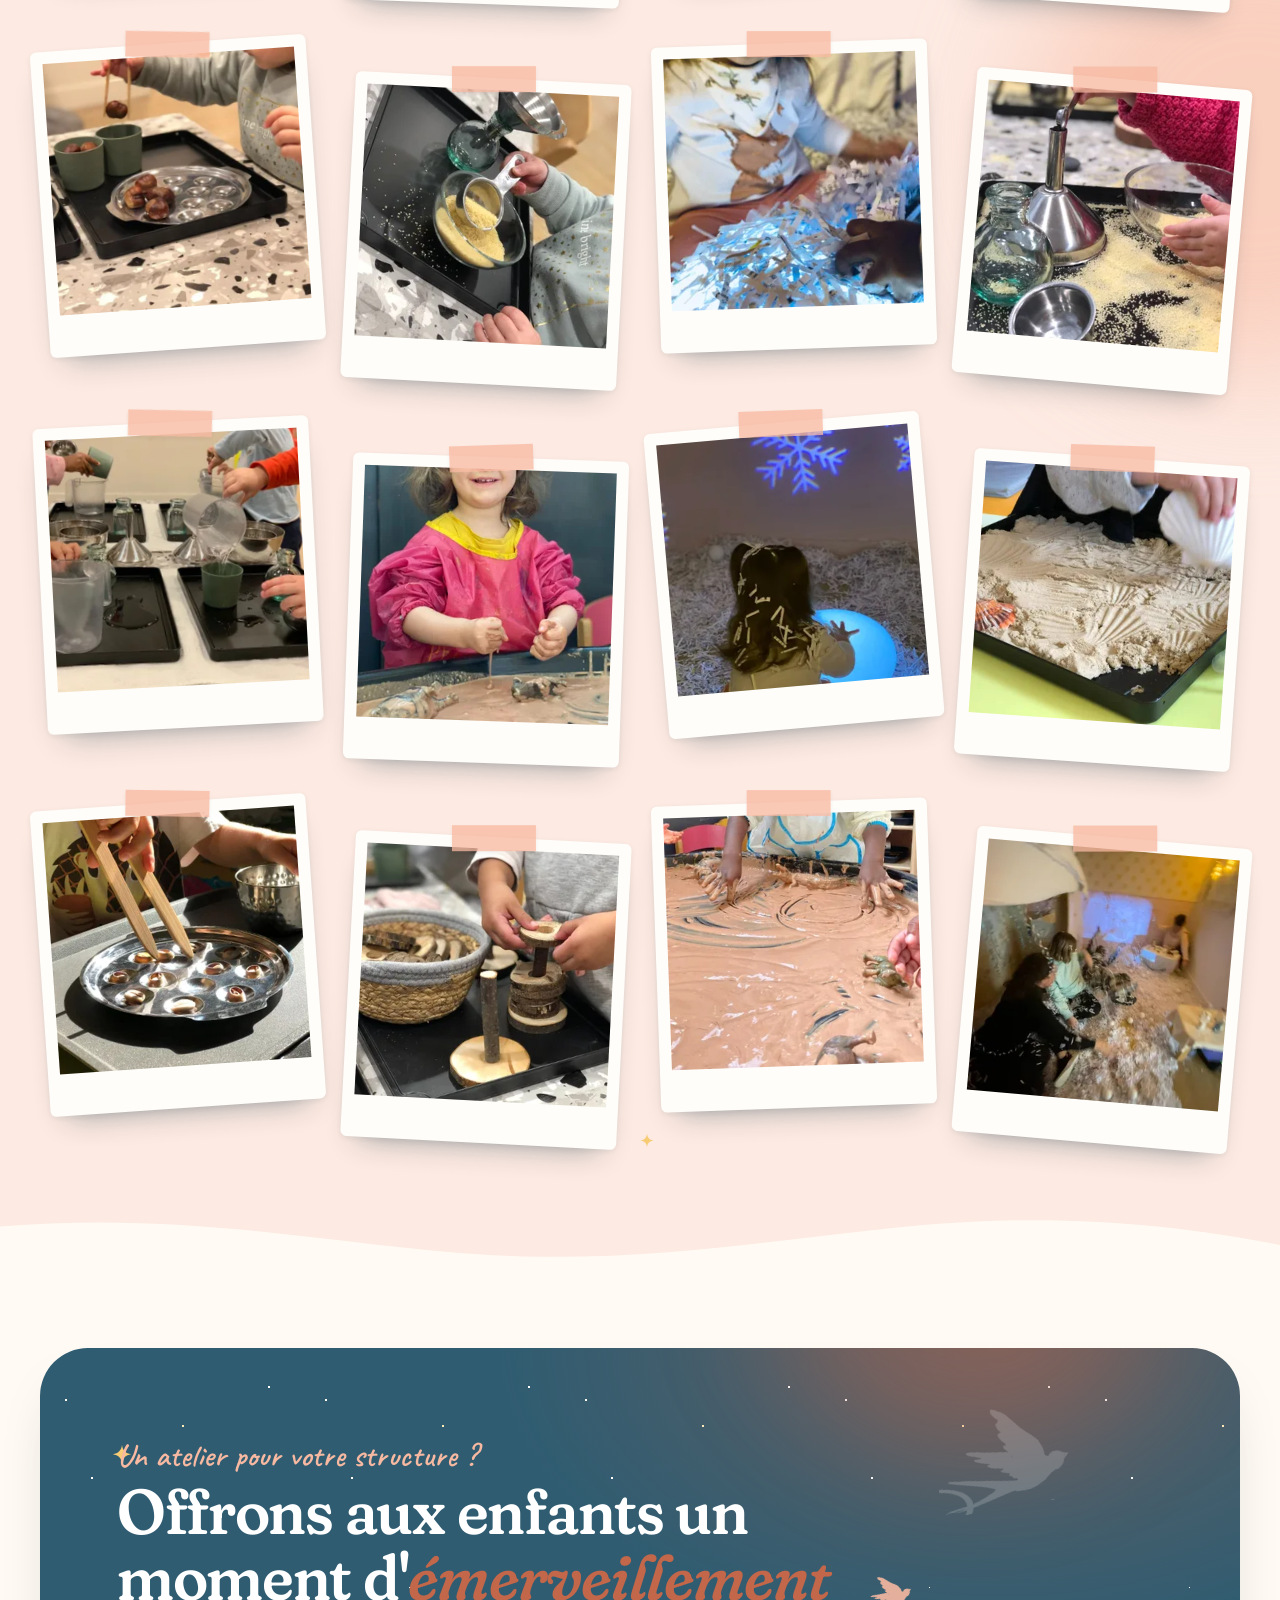
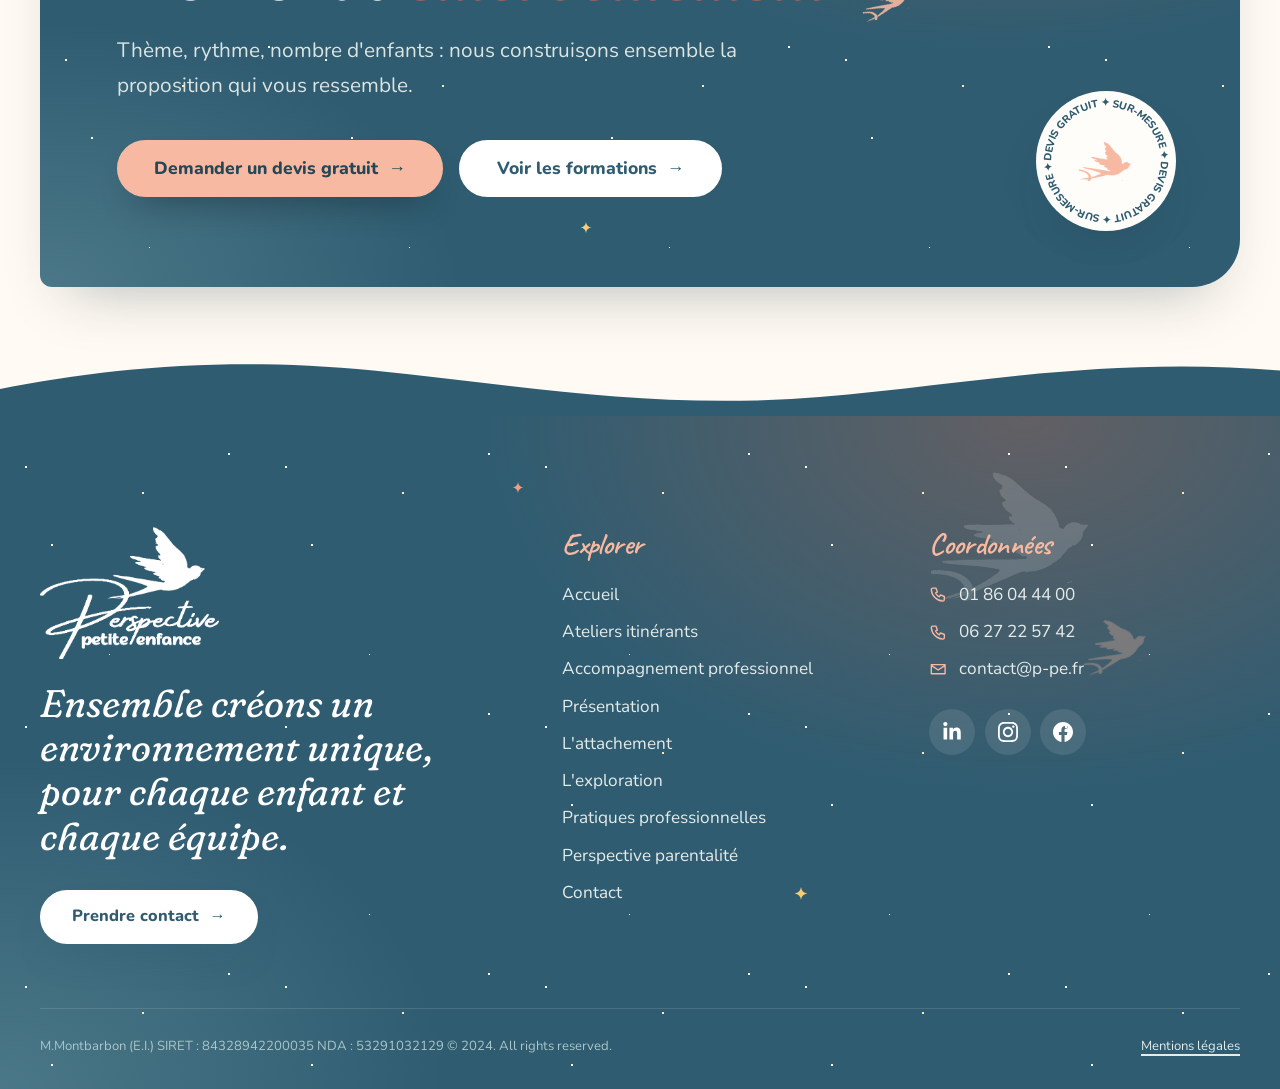
<file: ateliers-itinerants.html>
<!DOCTYPE html><html lang="fr"><head><meta charset="utf-8"><meta name="viewport" content="width=device-width, initial-scale=1.0"><script>
      // Mouvement activé seulement si l'utilisateur n'a pas demandé moins d'animations ; filet de sécurité si le script ne se charge pas.
      if (!matchMedia('(prefers-reduced-motion: reduce)').matches) {
        document.documentElement.classList.add('mvt');
        setTimeout(function () { if (!window.__mvt) document.documentElement.classList.remove('mvt'); }, 2500);
      }
    </script><meta name="generator" content="Astro v7.4.1"><title>Ateliers itinérants clef en main | Perspective Petite Enfance</title><meta name="description" content="Offrir aux enfants des expériences uniques grâce aux ateliers itinérants de Perspective Petite Enfance : plateaux d’exploration, bacs sensoriels, salles immersives. Favoriser la curiosité, l'exploration et la motricité tout en créant des moments d’émerveillement au contact de la nature et des sens."><link rel="canonical" href="https://p-pe.fr/ateliers-itinerants"><meta property="og:url" content="https://p-pe.fr/ateliers-itinerants"><meta property="og:title" content="Ateliers itinérants clef en main | Perspective Petite Enfance"><meta name="twitter:title" content="Ateliers itinérants clef en main | Perspective Petite Enfance"><meta property="og:type" content="website"><meta property="og:description" content="Offrir aux enfants des expériences uniques grâce aux ateliers itinérants de Perspective Petite Enfance : plateaux d’exploration, bacs sensoriels, salles immersives. Favoriser la curiosité, l'exploration et la motricité tout en créant des moments d’émerveillement au contact de la nature et des sens."><meta name="twitter:description" content="Offrir aux enfants des expériences uniques grâce aux ateliers itinérants de Perspective Petite Enfance : plateaux d’exploration, bacs sensoriels, salles immersives. Favoriser la curiosité, l'exploration et la motricité tout en créant des moments d’émerveillement au contact de la nature et des sens."><meta property="og:site_name" content="Perspective Petite Enfance"><meta property="og:image" content="https://p-pe.fr/_astro/partage-ateliers.CQ1W053Z_Z2u5pX3.jpeg"><meta name="twitter:image" content="https://p-pe.fr/_astro/partage-ateliers.CQ1W053Z_Z2u5pX3.jpeg"><meta property="og:image:alt" content><meta name="twitter:image:alt" content><meta name="twitter:card" content="summary_large_image"><link rel="icon" sizes="16x16" href="/_astro/logo-rond-canard._WEd3Khm_1xStTs.png"><link rel="icon" sizes="32x32" href="/_astro/logo-rond-canard._WEd3Khm_Z1JcnmB.png"><link rel="icon" sizes="192x192" href="/_astro/logo-rond-canard._WEd3Khm_1zsHHU.png"><link rel="apple-touch-icon" href="/_astro/logo-rond-canard._WEd3Khm_1N2S4O.png"><link rel="sitemap" href="/sitemap-index.xml"><script type="application/ld+json">{"@context":"https://schema.org/","name":"Ateliers itinérants clef en main","url":"https://p-pe.fr/ateliers-itinerants","description":"Offrir aux enfants des expériences uniques grâce aux ateliers itinérants de Perspective Petite Enfance : plateaux d’exploration, bacs sensoriels, salles immersives. Favoriser la curiosité, l'exploration et la motricité tout en créant des moments d’émerveillement au contact de la nature et des sens.","image":"https://p-pe.fr/_astro/partage-ateliers.CQ1W053Z_Z2u5pX3.jpeg","inLanguage":"fr","keywords":["ateliers itinérants","ateliers pédagogiques","ateliers crèche"],"@type":"WebPage"}</script><style>html.lenis,html.lenis body{height:auto}.lenis:not(.lenis-autoToggle).lenis-stopped{overflow:clip}.lenis [data-lenis-prevent],.lenis [data-lenis-prevent-wheel],.lenis [data-lenis-prevent-touch],.lenis [data-lenis-prevent-vertical],.lenis [data-lenis-prevent-horizontal]{overscroll-behavior:contain}.lenis.lenis-smooth iframe{pointer-events:none}.lenis.lenis-autoToggle{transition-behavior:allow-discrete;transition-property:overflow;transition-duration:1ms}
</style><link rel="stylesheet" href="/_astro/_..CVEN52vb.css"></head><body><a class="lien-evitement" href="#contenu">Aller au contenu</a><header class="site-header" data-astro-cid-nen7h5rs><div class="site-header__barre" data-astro-cid-nen7h5rs><a class="site-header__logo" href="/" aria-label="Perspective Petite Enfance - accueil" data-astro-cid-nen7h5rs><img src="/_astro/logo-ppe.D_nfkCnW_ZM47Bk.webp" srcset="/_astro/logo-ppe.D_nfkCnW_1XpEIo.webp 150w, /_astro/logo-ppe.D_nfkCnW_ZM47Bk.webp 300w" alt="Perspective Petite Enfance logo" sizes="150px" loading="eager" data-astro-cid-nen7h5rs="true" decoding="async" width="300" height="221"></a><button class="burger" type="button" aria-label="Menu" aria-expanded="false" aria-controls="menu-principal" data-astro-cid-nen7h5rs><span data-astro-cid-nen7h5rs></span><span data-astro-cid-nen7h5rs></span><span data-astro-cid-nen7h5rs></span></button><nav id="menu-principal" class="nav" aria-label="Menu principal" data-astro-cid-nen7h5rs><ul class="nav__liste" data-astro-cid-nen7h5rs><li class="nav__item" data-astro-cid-nen7h5rs><a class="nav__lien" href="/" data-astro-cid-nen7h5rs>Accueil</a></li><li class="nav__item" data-astro-cid-nen7h5rs><a class="nav__lien" href="/ateliers-itinerants" data-astro-cid-nen7h5rs>Ateliers itinérants</a></li><li class="nav__item" data-astro-cid-nen7h5rs><a class="nav__lien" href="/accompagnement-professionnel" data-astro-cid-nen7h5rs>Accompagnement professionnel</a></li><li class="nav__item nav__item--parent" data-astro-cid-nen7h5rs><button type="button" class="nav__lien nav__lien--parent" aria-expanded="false" data-astro-cid-nen7h5rs><span data-astro-cid-nen7h5rs>Formations</span><svg class="nav__chevron" width="12" height="12" viewBox="0 0 16 16" fill="none" aria-hidden="true" data-astro-cid-nen7h5rs><path d="M3 6l5 5 5-5" stroke="currentColor" stroke-width="2.2" stroke-linecap="round" stroke-linejoin="round" data-astro-cid-nen7h5rs></path></svg></button><ul class="nav__sous-menu" data-astro-cid-nen7h5rs><li data-astro-cid-nen7h5rs><a class="nav__sous-lien" href="/formations" data-astro-cid-nen7h5rs><span class="nav__puce" data-astro-cid-nen7h5rs>✦</span><span data-astro-cid-nen7h5rs>Présentation</span></a></li><li data-astro-cid-nen7h5rs><a class="nav__sous-lien" href="/formations-attachement" data-astro-cid-nen7h5rs><span class="nav__puce" data-astro-cid-nen7h5rs>1</span><span data-astro-cid-nen7h5rs>L&#39;attachement</span></a></li><li data-astro-cid-nen7h5rs><a class="nav__sous-lien" href="/formations-exploration" data-astro-cid-nen7h5rs><span class="nav__puce" data-astro-cid-nen7h5rs>2</span><span data-astro-cid-nen7h5rs>L&#39;exploration</span></a></li><li data-astro-cid-nen7h5rs><a class="nav__sous-lien" href="/formations-pratiques" data-astro-cid-nen7h5rs><span class="nav__puce" data-astro-cid-nen7h5rs>3</span><span data-astro-cid-nen7h5rs>Pratiques professionnelles</span></a></li></ul></li><li class="nav__item" data-astro-cid-nen7h5rs><a class="nav__lien" href="/perspective-parentalite" data-astro-cid-nen7h5rs>Perspective parentalité</a></li></ul><a class="btn nav__cta" href="/contact-perspective-petite-enfance" data-astro-cid-nen7h5rs>Contact</a><p class="nav__contact" data-astro-cid-nen7h5rs><a href="mailto:contact@p-pe.fr" data-astro-cid-nen7h5rs>contact@p-pe.fr</a><a href="tel:0186044400" data-astro-cid-nen7h5rs>01 86 04 44 00</a></p></nav></div></header><script type="module">var e=document.querySelector(`.burger`),t=document.getElementById(`menu-principal`),n=()=>window.matchMedia(`(max-width: 1080px)`).matches,r=r=>{e?.classList.toggle(`is-open`,r),t?.classList.toggle(`is-open`,r),e?.setAttribute(`aria-expanded`,String(r)),document.body.style.overflow=r&&n()?`hidden`:``};e?.addEventListener(`click`,()=>r(!e.classList.contains(`is-open`))),document.addEventListener(`keydown`,t=>{t.key===`Escape`&&e?.classList.contains(`is-open`)&&(r(!1),e.focus())}),t?.querySelectorAll(`a`).forEach(e=>e.addEventListener(`click`,()=>r(!1))),document.addEventListener(`click`,n=>{let i=n.target;e?.classList.contains(`is-open`)&&!t?.contains(i)&&!e.contains(i)&&r(!1)}),window.addEventListener(`resize`,()=>{!n()&&e?.classList.contains(`is-open`)&&r(!1)}),document.querySelectorAll(`.nav__lien--parent`).forEach(e=>{e.addEventListener(`click`,()=>{let t=e.closest(`.nav__item--parent`)?.classList.toggle(`is-open`)??!1;e.setAttribute(`aria-expanded`,String(t))})});</script><main id="contenu" tabindex="-1"><section class="sec sec--sans-vague entete-page" data-astro-cid-zwu7moz6><span class="aquarelle aquarelle--rose" style="width:620px;height:620px;left:-14%;top:-35%;opacity:0.7" aria-hidden="true" data-astro-cid-wxoehmhe></span><span class="aquarelle aquarelle--peche" style="width:520px;height:520px;left:62%;top:-25%;opacity:0.8" aria-hidden="true" data-astro-cid-wxoehmhe></span><span class="aquarelle aquarelle--lavande" style="width:420px;height:420px;left:35%;top:55%;" aria-hidden="true" data-astro-cid-wxoehmhe></span><svg class="vol" data-oiseau="/_astro/hirondelle.DJ13WODm.png" style="left:0%;top:58%;width:60%;height:160px;color:var(--corail)" viewBox="0 0 1000 400" preserveAspectRatio="none" fill="none" aria-hidden="true" data-astro-cid-wxoehmhe><path d="M0 360 C 200 380, 260 120, 470 170 S 760 380, 880 140 S 990 40, 1000 30" stroke="currentColor" stroke-width="2.5" stroke-dasharray="2 12" stroke-linecap="round" vector-effect="non-scaling-stroke" data-astro-cid-wxoehmhe></path></svg><svg class="etincelle etincelle--rose" style="left:7%;top:22%;width:22px;height:22px;animation-delay:0s" viewBox="0 0 24 24" fill="currentColor" aria-hidden="true" data-astro-cid-wxoehmhe><path d="M12 0c.9 6.6 4.4 10.1 11 11-6.6.9-10.1 4.4-11 11-.9-6.6-4.4-10.1-11-11 6.6-.9 10.1-4.4 11-11z" data-astro-cid-wxoehmhe></path></svg><svg class="etincelle" style="left:48%;top:12%;width:16px;height:16px;animation-delay:0.8s" viewBox="0 0 24 24" fill="currentColor" aria-hidden="true" data-astro-cid-wxoehmhe><path d="M12 0c.9 6.6 4.4 10.1 11 11-6.6.9-10.1 4.4-11 11-.9-6.6-4.4-10.1-11-11 6.6-.9 10.1-4.4 11-11z" data-astro-cid-wxoehmhe></path></svg><svg class="etincelle etincelle--rose" style="left:92%;top:74%;width:20px;height:20px;animation-delay:1.6s" viewBox="0 0 24 24" fill="currentColor" aria-hidden="true" data-astro-cid-wxoehmhe><path d="M12 0c.9 6.6 4.4 10.1 11 11-6.6.9-10.1 4.4-11 11-.9-6.6-4.4-10.1-11-11 6.6-.9 10.1-4.4 11-11z" data-astro-cid-wxoehmhe></path></svg><svg class="etincelle" style="left:40%;top:82%;width:14px;height:14px;animation-delay:2.1s" viewBox="0 0 24 24" fill="currentColor" aria-hidden="true" data-astro-cid-wxoehmhe><path d="M12 0c.9 6.6 4.4 10.1 11 11-6.6.9-10.1 4.4-11 11-.9-6.6-4.4-10.1-11-11 6.6-.9 10.1-4.4 11-11z" data-astro-cid-wxoehmhe></path></svg><span class="hirondelle hirondelle--flotte" style="left:78%;top:14%;width:96px;height:69px;background:var(--canard);opacity:0.9;--r:-8deg;--sx:1;--masque:url(/_astro/hirondelle.DJ13WODm.png)" aria-hidden="true" data-astro-cid-wxoehmhe></span><span class="hirondelle hirondelle--flotte" style="left:86%;top:34%;width:46px;height:33px;background:var(--corail);opacity:0.9;--r:-16deg;--sx:1;--masque:url(/_astro/hirondelle.DJ13WODm.png)" aria-hidden="true" data-astro-cid-wxoehmhe></span><div class="wrap" data-astro-cid-zwu7moz6><div class="entete-page__grille" data-astro-cid-zwu7moz6><div class="entete-page__texte apparait" data-astro-cid-zwu7moz6><p class="main entete-page__surtitre" data-astro-cid-zwu7moz6>Des expériences sensorielles, chez vous</p><h1 data-astro-cid-zwu7moz6>Ateliers <em>itinérants</em></h1><div class="entete-page__chapo rich lead" data-astro-cid-zwu7moz6><p>Enrichissez vos pratiques professionnelles avec nos ateliers itinérants. <br>Voici quelques raisons de se laisser tenter.</p></div></div></div></div></section><section class="sec sec--peche-clair points points--image-gauche" data-astro-cid-fuxn47zl><span class="aquarelle aquarelle--lavande" style="width:480px;height:480px;left:-10%;top:10%;" aria-hidden="true" data-astro-cid-wxoehmhe></span><span class="aquarelle aquarelle--peche" style="width:380px;height:380px;left:78%;top:65%;opacity:0.6" aria-hidden="true" data-astro-cid-wxoehmhe></span><svg class="etincelle etincelle--rose" style="left:5%;top:8%;width:20px;height:20px;animation-delay:0s" viewBox="0 0 24 24" fill="currentColor" aria-hidden="true" data-astro-cid-wxoehmhe><path d="M12 0c.9 6.6 4.4 10.1 11 11-6.6.9-10.1 4.4-11 11-.9-6.6-4.4-10.1-11-11 6.6-.9 10.1-4.4 11-11z" data-astro-cid-wxoehmhe></path></svg><svg class="etincelle" style="left:95%;top:40%;width:16px;height:16px;animation-delay:1.3s" viewBox="0 0 24 24" fill="currentColor" aria-hidden="true" data-astro-cid-wxoehmhe><path d="M12 0c.9 6.6 4.4 10.1 11 11-6.6.9-10.1 4.4-11 11-.9-6.6-4.4-10.1-11-11 6.6-.9 10.1-4.4 11-11z" data-astro-cid-wxoehmhe></path></svg><div class="wrap" data-astro-cid-fuxn47zl><div class="points__grille" data-astro-cid-fuxn47zl><div class="points__images" data-astro-cid-fuxn47zl><figure class="points__image arche points__image--1 apparait" data-astro-cid-fuxn47zl><img src="/_astro/enfant-feuille.8ohqzYBy_Z2cRakT.webp" srcset="/_astro/enfant-feuille.8ohqzYBy_304Qn.webp 460w, /_astro/enfant-feuille.8ohqzYBy_Z2cRakT.webp 920w" alt="enfant qui prend une feuille" sizes="(max-width: 920px) 80vw, 460px" loading="lazy" decoding="async" style="border-radius:0px;" width="920" height="1120" class="photo"></figure><figure class="points__image rond points__image--2 apparait" data-astro-cid-fuxn47zl><img src="/_astro/tatouage-peinture.DiLPSj27_1AgcRX.webp" srcset="/_astro/tatouage-peinture.DiLPSj27_Z5pPAy.webp 240w, /_astro/tatouage-peinture.DiLPSj27_1AgcRX.webp 480w" alt="tatouage en peinture" sizes="(max-width: 920px) 80vw, 460px" loading="lazy" decoding="async" style="border-radius:0px;" width="480" height="480" class="photo"></figure><span class="arche-contour points__contour" data-astro-cid-fuxn47zl></span></div><ol class="points__liste" data-astro-cid-fuxn47zl><li class="point apparait" data-astro-cid-fuxn47zl><span class="point__marqueur" aria-hidden="true" data-astro-cid-fuxn47zl><svg class viewBox="0 0 24 24" fill="none" stroke="currentColor" stroke-width="1.8" stroke-linecap="round" stroke-linejoin="round" aria-hidden="true" focusable="false"><path d="M12 3l2.6 5.6 6.1.7-4.5 4.2 1.2 6-5.4-3-5.4 3 1.2-6L3.3 9.3l6.1-.7z"></path></svg></span><div class="point__corps" data-astro-cid-fuxn47zl><h3 class="point__titre" data-astro-cid-fuxn47zl>De la nouveauté pour les enfants</h3><div class="point__texte rich" data-astro-cid-fuxn47zl><p>Créer l'émerveillement par l'exploration libre grâce à de nouveaux supports pédagogiques.</p></div></div></li><li class="point apparait" data-astro-cid-fuxn47zl><span class="point__marqueur" aria-hidden="true" data-astro-cid-fuxn47zl><svg class viewBox="0 0 24 24" fill="none" stroke="currentColor" stroke-width="1.8" stroke-linecap="round" stroke-linejoin="round" aria-hidden="true" focusable="false"><path d="M4 20c0-9 5-14 16-16-1 11-6 16-15 16M4 20l9-9"></path></svg></span><div class="point__corps" data-astro-cid-fuxn47zl><h3 class="point__titre" data-astro-cid-fuxn47zl>Une proposition personnalisée</h3><div class="point__texte rich" data-astro-cid-fuxn47zl><p>Du thème à la périodicité, nous établissons une offre qui correspond aux besoins des enfants de votre structure pour favoriser la découverte.</p></div></div></li><li class="point apparait" data-astro-cid-fuxn47zl><span class="point__marqueur" aria-hidden="true" data-astro-cid-fuxn47zl><svg class viewBox="0 0 24 24" fill="none" stroke="currentColor" stroke-width="1.8" stroke-linecap="round" stroke-linejoin="round" aria-hidden="true" focusable="false"><path d="M12 20.5s-7.5-4.6-9.3-9.2C1.4 8 3.5 4.5 7 4.5c2 0 3.4 1.1 5 3 1.6-1.9 3-3 5-3 3.5 0 5.6 3.5 4.3 6.8-1.8 4.6-9.3 9.2-9.3 9.2z"></path></svg></span><div class="point__corps" data-astro-cid-fuxn47zl><h3 class="point__titre" data-astro-cid-fuxn47zl>De l'inspiration pour l'équipe</h3><div class="point__texte rich" data-astro-cid-fuxn47zl><p>L'intervention d'une EJE expérimentée permettra à votre équipe d'appréhender par la pratique les pédagogies proposées.</p></div></div></li><li class="point apparait" data-astro-cid-fuxn47zl><span class="point__marqueur" aria-hidden="true" data-astro-cid-fuxn47zl><svg class viewBox="0 0 24 24" fill="none" stroke="currentColor" stroke-width="1.8" stroke-linecap="round" stroke-linejoin="round" aria-hidden="true" focusable="false"><path d="M12 7a5 5 0 1 0 0 10 5 5 0 0 0 0-10zM12 2v2M12 20v2M2 12h2M20 12h2M5 5l1.5 1.5M17.5 17.5L19 19M5 19l1.5-1.5M17.5 6.5L19 5"></path></svg></span><div class="point__corps" data-astro-cid-fuxn47zl><h3 class="point__titre" data-astro-cid-fuxn47zl>La nature et l'exploration</h3><div class="point__texte rich" data-astro-cid-fuxn47zl><p>Des valeurs qu'il nous tiens à cœur de faire vivre aux enfants au travers de nos différentes propositions</p></div></div></li><li class="point apparait" data-astro-cid-fuxn47zl><span class="point__marqueur" aria-hidden="true" data-astro-cid-fuxn47zl><svg class viewBox="0 0 24 24" fill="none" stroke="currentColor" stroke-width="1.8" stroke-linecap="round" stroke-linejoin="round" aria-hidden="true" focusable="false"><path d="M8 12V6a1.5 1.5 0 0 1 3 0v5M11 11V4.5a1.5 1.5 0 0 1 3 0V11M14 11V6a1.5 1.5 0 0 1 3 0v8a6 6 0 0 1-12 0v-2l-2-2.5a1.4 1.4 0 0 1 2-2L8 12"></path></svg></span><div class="point__corps" data-astro-cid-fuxn47zl><h3 class="point__titre" data-astro-cid-fuxn47zl>Un moment d'émerveillement </h3><div class="point__texte rich" data-astro-cid-fuxn47zl><p>Déchargée de la préparation et de la recherche d'idée, votre équipe profitera de ce moment d'activité partagé avec les enfants dans la complicité.</p></div></div></li></ol></div></div></section><section class="sec citation citation--image" data-astro-cid-57ljpiw4><div class="sec__bg" aria-hidden="true" data-astro-cid-f6t3nyhw><img src="/_astro/toile-araignee.CL45uPPT_ZICrUb.webp" srcset="/_astro/toile-araignee.CL45uPPT_Z1ptXAY.webp 768w, /_astro/toile-araignee.CL45uPPT_1RttJ5.webp 1366w, /_astro/toile-araignee.CL45uPPT_ZICrUb.webp 1600w" alt="spider web in close up photography" sizes="100vw" loading="eager" decoding="async" data-astro-cid-f6t3nyhw="true" width="1600" height="1067"><div class="sec__voile" style="--voile-opacite:0.7" data-astro-cid-f6t3nyhw></div></div><svg class="vol" data-oiseau="/_astro/hirondelle.DJ13WODm.png" style="left:5%;top:30%;width:90%;height:220px;color:rgba(247,185,161,0.7)" viewBox="0 0 1000 400" preserveAspectRatio="none" fill="none" aria-hidden="true" data-astro-cid-wxoehmhe><path d="M0 360 C 200 380, 260 120, 470 170 S 760 380, 880 140 S 990 40, 1000 30" stroke="currentColor" stroke-width="2.5" stroke-dasharray="2 12" stroke-linecap="round" vector-effect="non-scaling-stroke" data-astro-cid-wxoehmhe></path></svg><svg class="etincelle" style="left:20%;top:72%;width:18px;height:18px;animation-delay:0s" viewBox="0 0 24 24" fill="currentColor" aria-hidden="true" data-astro-cid-wxoehmhe><path d="M12 0c.9 6.6 4.4 10.1 11 11-6.6.9-10.1 4.4-11 11-.9-6.6-4.4-10.1-11-11 6.6-.9 10.1-4.4 11-11z" data-astro-cid-wxoehmhe></path></svg><svg class="etincelle etincelle--rose" style="left:76%;top:18%;width:22px;height:22px;animation-delay:0.9s" viewBox="0 0 24 24" fill="currentColor" aria-hidden="true" data-astro-cid-wxoehmhe><path d="M12 0c.9 6.6 4.4 10.1 11 11-6.6.9-10.1 4.4-11 11-.9-6.6-4.4-10.1-11-11 6.6-.9 10.1-4.4 11-11z" data-astro-cid-wxoehmhe></path></svg><svg class="etincelle" style="left:58%;top:86%;width:12px;height:12px;animation-delay:1.8s" viewBox="0 0 24 24" fill="currentColor" aria-hidden="true" data-astro-cid-wxoehmhe><path d="M12 0c.9 6.6 4.4 10.1 11 11-6.6.9-10.1 4.4-11 11-.9-6.6-4.4-10.1-11-11 6.6-.9 10.1-4.4 11-11z" data-astro-cid-wxoehmhe></path></svg><span class="hirondelle hirondelle--flotte" style="left:8%;top:20%;width:110px;height:79px;background:rgba(255,255,255,0.22);opacity:0.9;--r:-10deg;--sx:1;--masque:url(/_astro/hirondelle.DJ13WODm.png)" aria-hidden="true" data-astro-cid-wxoehmhe></span><span class="hirondelle hirondelle--flotte" style="left:84%;top:62%;width:80px;height:58px;background:rgba(247,185,161,0.45);opacity:0.9;--r:-18deg;--sx:-1;--masque:url(/_astro/hirondelle.DJ13WODm.png)" aria-hidden="true" data-astro-cid-wxoehmhe></span><span class="citation__lune" aria-hidden="true" data-astro-cid-57ljpiw4></span><div class="wrap wrap--etroit" data-astro-cid-57ljpiw4><figure class="citation__figure apparait" data-astro-cid-57ljpiw4><blockquote class="citation__texte" data-astro-cid-57ljpiw4>"L’émerveillement face à la nature est le point de départ de toutes les découvertes. Offrir aux enfants ce lien avec le vivant, c’est nourrir leur curiosité et leur respect pour le monde."</blockquote><figcaption class="citation__auteur main" data-astro-cid-57ljpiw4>Céline Alvarez</figcaption></figure></div></section><section id="prestations" class="sec sec--bleu cartes cartes--image" data-astro-cid-texj47j6><span class="aquarelle aquarelle--rose" style="width:520px;height:520px;left:-14%;top:25%;opacity:0.5" aria-hidden="true" data-astro-cid-wxoehmhe></span><span class="aquarelle aquarelle--lavande" style="width:460px;height:460px;left:78%;top:60%;" aria-hidden="true" data-astro-cid-wxoehmhe></span><svg class="etincelle etincelle--rose" style="left:93%;top:8%;width:22px;height:22px;animation-delay:0s" viewBox="0 0 24 24" fill="currentColor" aria-hidden="true" data-astro-cid-wxoehmhe><path d="M12 0c.9 6.6 4.4 10.1 11 11-6.6.9-10.1 4.4-11 11-.9-6.6-4.4-10.1-11-11 6.6-.9 10.1-4.4 11-11z" data-astro-cid-wxoehmhe></path></svg><svg class="etincelle" style="left:4%;top:88%;width:16px;height:16px;animation-delay:0.8s" viewBox="0 0 24 24" fill="currentColor" aria-hidden="true" data-astro-cid-wxoehmhe><path d="M12 0c.9 6.6 4.4 10.1 11 11-6.6.9-10.1 4.4-11 11-.9-6.6-4.4-10.1-11-11 6.6-.9 10.1-4.4 11-11z" data-astro-cid-wxoehmhe></path></svg><span class="hirondelle hirondelle--flotte" style="left:86%;top:2%;width:90px;height:65px;background:var(--canard);opacity:0.9;--r:-10deg;--sx:1;--masque:url(/_astro/hirondelle.DJ13WODm.png)" aria-hidden="true" data-astro-cid-wxoehmhe></span><div class="wrap" data-astro-cid-texj47j6><div class="entete apparait" data-astro-cid-texj47j6><span class="main" data-astro-cid-texj47j6>Plateaux, bacs, immersions</span><h3 data-astro-cid-texj47j6="true">Les propositions d'atelier</h3></div><ul class="cartes__liste" data-astro-cid-texj47j6><li class="carte carte--rose apparait" data-astro-cid-texj47j6><div class="carte__inner" data-astro-cid-texj47j6="true"><div class="carte__image arche" data-astro-cid-texj47j6><img src="/_astro/ateliers-plateau.61PVvved_2luzr.webp" srcset="/_astro/ateliers-plateau.61PVvved_ZXw1fO.webp 380w, /_astro/ateliers-plateau.61PVvved_2luzr.webp 760w" alt="ateliers sur plateau" sizes="(max-width: 920px) 90vw, 380px" loading="lazy" decoding="async" style="border-radius:0px;" width="760" height="840" class="photo"></div><div class="carte__corps" data-astro-cid-texj47j6><span class="carte__index" data-astro-cid-texj47j6>01</span><h3 class="carte__titre" data-astro-cid-texj47j6>Les plateaux individuels</h3><div class="carte__texte rich" data-astro-cid-texj47j6><p>Pour manipuler, transvaser, patouiller, et utiliser ses doigts de 1000 façons, et chacun à sa façon. Concentration et plaisir garantis !</p></div></div></div></li><li class="carte carte--lavande apparait" data-astro-cid-texj47j6><div class="carte__inner" data-astro-cid-texj47j6="true"><div class="carte__image arche" data-astro-cid-texj47j6><img src="/_astro/bac-exploration.Czd7VmFe_ZFGEH7.webp" srcset="/_astro/bac-exploration.Czd7VmFe_wnBpa.webp 380w, /_astro/bac-exploration.Czd7VmFe_ZFGEH7.webp 760w" alt="bac d'exploration" sizes="(max-width: 920px) 90vw, 380px" loading="lazy" decoding="async" style="border-radius:0px;" width="760" height="840" class="photo"></div><div class="carte__corps" data-astro-cid-texj47j6><span class="carte__index" data-astro-cid-texj47j6>02</span><h3 class="carte__titre" data-astro-cid-texj47j6>Les bacs d'exploration</h3><div class="carte__texte rich" data-astro-cid-texj47j6><p>De grands bacs pour experimenter à plusieurs tout un tas d'éléments naturel mis en scène pour renforcer l'envie d'explorer et les interactions.</p></div></div></div></li><li class="carte carte--peche apparait" data-astro-cid-texj47j6><div class="carte__inner" data-astro-cid-texj47j6="true"><div class="carte__image arche" data-astro-cid-texj47j6><img src="/_astro/immersion-hiver.DWmNI7zk_Svpaw.webp" srcset="/_astro/immersion-hiver.DWmNI7zk_26AGhN.webp 380w, /_astro/immersion-hiver.DWmNI7zk_Svpaw.webp 760w" alt="immersion hiver" sizes="(max-width: 920px) 90vw, 380px" loading="lazy" decoding="async" style="border-radius:0px;" width="760" height="840" class="photo"></div><div class="carte__corps" data-astro-cid-texj47j6><span class="carte__index" data-astro-cid-texj47j6>03</span><h3 class="carte__titre" data-astro-cid-texj47j6>Les immersions</h3><div class="carte__texte rich" data-astro-cid-texj47j6><p>Osons faire les choses en grand pour occasion spéciale, ou de façon permanente ! Nous travaillerons ensemble pour provoquer l'émerveillement dans les yeux de tous.</p></div></div></div></li></ul><div class="cartes__action apparait" data-astro-cid-texj47j6><a class="btn btn--peche btn--mulish btn--grande" href="/contact-perspective-petite-enfance">Demandez un devis gratuit</a></div></div></section><section class="sec sec--peche galerie galerie--masonry" data-astro-cid-aobl6ues><span class="aquarelle aquarelle--lavande" style="width:520px;height:520px;left:-12%;top:0%;" aria-hidden="true" data-astro-cid-wxoehmhe></span><span class="aquarelle aquarelle--rose" style="width:460px;height:460px;left:80%;top:45%;opacity:0.55" aria-hidden="true" data-astro-cid-wxoehmhe></span><svg class="etincelle etincelle--rose" style="left:8%;top:10%;width:20px;height:20px;animation-delay:0s" viewBox="0 0 24 24" fill="currentColor" aria-hidden="true" data-astro-cid-wxoehmhe><path d="M12 0c.9 6.6 4.4 10.1 11 11-6.6.9-10.1 4.4-11 11-.9-6.6-4.4-10.1-11-11 6.6-.9 10.1-4.4 11-11z" data-astro-cid-wxoehmhe></path></svg><svg class="etincelle" style="left:92%;top:18%;width:24px;height:24px;animation-delay:1s" viewBox="0 0 24 24" fill="currentColor" aria-hidden="true" data-astro-cid-wxoehmhe><path d="M12 0c.9 6.6 4.4 10.1 11 11-6.6.9-10.1 4.4-11 11-.9-6.6-4.4-10.1-11-11 6.6-.9 10.1-4.4 11-11z" data-astro-cid-wxoehmhe></path></svg><svg class="etincelle" style="left:50%;top:94%;width:14px;height:14px;animation-delay:2s" viewBox="0 0 24 24" fill="currentColor" aria-hidden="true" data-astro-cid-wxoehmhe><path d="M12 0c.9 6.6 4.4 10.1 11 11-6.6.9-10.1 4.4-11 11-.9-6.6-4.4-10.1-11-11 6.6-.9 10.1-4.4 11-11z" data-astro-cid-wxoehmhe></path></svg><span class="hirondelle hirondelle--flotte" style="left:80%;top:2%;width:100px;height:72px;background:var(--corail);opacity:0.9;--r:-14deg;--sx:1;--masque:url(/_astro/hirondelle.DJ13WODm.png)" aria-hidden="true" data-astro-cid-wxoehmhe></span><div class="wrap" data-astro-cid-aobl6ues><div class="entete apparait" data-astro-cid-aobl6ues><span class="main" data-astro-cid-aobl6ues>Nos installations, chez vous.</span><h3 data-astro-cid-aobl6ues="true"><em>Galerie</em></h3></div><ul class="galerie__liste" data-astro-cid-aobl6ues><li class="galerie__item apparait" data-astro-cid-aobl6ues><figure class="polaroid" style="transform: rotate(-4deg)" data-astro-cid-aobl6ues><span class="scotch" style="transform: translateX(-50%) rotate(5deg)" data-astro-cid-aobl6ues></span><img src="/_astro/atelier-01.L_T7WAjU_1JXtSS.webp" srcset="/_astro/atelier-01.L_T7WAjU_1eVfi1.webp 300w, /_astro/atelier-01.L_T7WAjU_1JXtSS.webp 600w" alt sizes="(max-width: 920px) 45vw, 300px" loading="lazy" decoding="async" style="border-radius:0px;" data-lightbox="masonry" width="600" height="600" class="photo zoomable"></figure></li><li class="galerie__item apparait" data-astro-cid-aobl6ues><figure class="polaroid" style="transform: rotate(3deg)" data-astro-cid-aobl6ues><span class="scotch" style="transform: translateX(-50%) rotate(-3deg)" data-astro-cid-aobl6ues></span><img src="/_astro/atelier-02.DP1GvgAg_2fo97m.webp" srcset="/_astro/atelier-02.DP1GvgAg_1JlTvu.webp 300w, /_astro/atelier-02.DP1GvgAg_2fo97m.webp 600w" alt sizes="(max-width: 920px) 45vw, 300px" loading="lazy" decoding="async" style="border-radius:0px;" data-lightbox="masonry" width="600" height="600" class="photo zoomable"></figure></li><li class="galerie__item apparait" data-astro-cid-aobl6ues><figure class="polaroid" style="transform: rotate(-2deg)" data-astro-cid-aobl6ues><span class="scotch" style="transform: translateX(-50%) rotate(2deg)" data-astro-cid-aobl6ues></span><img src="/_astro/atelier-03.Ciy0nEEZ_Z1IsBO3.webp" srcset="/_astro/atelier-03.Ciy0nEEZ_Z2euQpU.webp 300w, /_astro/atelier-03.Ciy0nEEZ_Z1IsBO3.webp 600w" alt sizes="(max-width: 920px) 45vw, 300px" loading="lazy" decoding="async" style="border-radius:0px;" data-lightbox="masonry" width="600" height="600" class="photo zoomable"></figure></li><li class="galerie__item apparait" data-astro-cid-aobl6ues><figure class="polaroid" style="transform: rotate(5deg)" data-astro-cid-aobl6ues><span class="scotch" style="transform: translateX(-50%) rotate(-5deg)" data-astro-cid-aobl6ues></span><img src="/_astro/atelier-04.BqnVsqMV_2eEtnX.webp" srcset="/_astro/atelier-04.BqnVsqMV_1ICeM6.webp 300w, /_astro/atelier-04.BqnVsqMV_2eEtnX.webp 600w" alt sizes="(max-width: 920px) 45vw, 300px" loading="lazy" decoding="async" style="border-radius:0px;" data-lightbox="masonry" width="600" height="600" class="photo zoomable"></figure></li><li class="galerie__item apparait" data-astro-cid-aobl6ues><figure class="polaroid" style="transform: rotate(-3deg)" data-astro-cid-aobl6ues><span class="scotch" style="transform: translateX(-50%) rotate(4deg)" data-astro-cid-aobl6ues></span><img src="/_astro/atelier-05.Dk78vMV9_3eruC.webp" srcset="/_astro/atelier-05.Dk78vMV9_ZrMM6f.webp 300w, /_astro/atelier-05.Dk78vMV9_3eruC.webp 600w" alt sizes="(max-width: 920px) 45vw, 300px" loading="lazy" decoding="async" style="border-radius:0px;" data-lightbox="masonry" width="600" height="600" class="photo zoomable"></figure></li><li class="galerie__item apparait" data-astro-cid-aobl6ues><figure class="polaroid" style="transform: rotate(2deg)" data-astro-cid-aobl6ues><span class="scotch" style="transform: translateX(-50%) rotate(-4deg)" data-astro-cid-aobl6ues></span><img src="/_astro/atelier-06.pYyicEe6_ZpMdRW.webp" srcset="/_astro/atelier-06.pYyicEe6_ZUOstO.webp 300w, /_astro/atelier-06.pYyicEe6_ZpMdRW.webp 600w" alt sizes="(max-width: 920px) 45vw, 300px" loading="lazy" decoding="async" style="border-radius:0px;" data-lightbox="masonry" width="600" height="600" class="photo zoomable"></figure></li><li class="galerie__item apparait" data-astro-cid-aobl6ues><figure class="polaroid" style="transform: rotate(-5deg)" data-astro-cid-aobl6ues><span class="scotch" style="transform: translateX(-50%) rotate(3deg)" data-astro-cid-aobl6ues></span><img src="/_astro/atelier-07.AUIppzEO_Z1p5n9R.webp" srcset="/_astro/atelier-07.AUIppzEO_Z1U7BKJ.webp 300w, /_astro/atelier-07.AUIppzEO_Z1p5n9R.webp 600w" alt sizes="(max-width: 920px) 45vw, 300px" loading="lazy" decoding="async" style="border-radius:0px;" data-lightbox="masonry" width="600" height="600" class="photo zoomable"></figure></li><li class="galerie__item apparait" data-astro-cid-aobl6ues><figure class="polaroid" style="transform: rotate(4deg)" data-astro-cid-aobl6ues><span class="scotch" style="transform: translateX(-50%) rotate(-2deg)" data-astro-cid-aobl6ues></span><img src="/_astro/atelier-08.DibGNiyh_2hTWx8.webp" srcset="/_astro/atelier-08.DibGNiyh_1LRHVg.webp 300w, /_astro/atelier-08.DibGNiyh_2hTWx8.webp 600w" alt sizes="(max-width: 920px) 45vw, 300px" loading="lazy" decoding="async" style="border-radius:0px;" data-lightbox="masonry" width="600" height="600" class="photo zoomable"></figure></li><li class="galerie__item apparait" data-astro-cid-aobl6ues><figure class="polaroid" style="transform: rotate(-4deg)" data-astro-cid-aobl6ues><span class="scotch" style="transform: translateX(-50%) rotate(5deg)" data-astro-cid-aobl6ues></span><img src="/_astro/atelier-09.BFJ9_mN5_1Wut4A.webp" srcset="/_astro/atelier-09.BFJ9_mN5_1rsesI.webp 300w, /_astro/atelier-09.BFJ9_mN5_1Wut4A.webp 600w" alt sizes="(max-width: 920px) 45vw, 300px" loading="lazy" decoding="async" style="border-radius:0px;" data-lightbox="masonry" width="600" height="600" class="photo zoomable"></figure></li><li class="galerie__item apparait" data-astro-cid-aobl6ues><figure class="polaroid" style="transform: rotate(3deg)" data-astro-cid-aobl6ues><span class="scotch" style="transform: translateX(-50%) rotate(-3deg)" data-astro-cid-aobl6ues></span><img src="/_astro/atelier-10.BUGs0C7b_Z1JimYI.webp" srcset="/_astro/atelier-10.BUGs0C7b_Z2fkBAA.webp 300w, /_astro/atelier-10.BUGs0C7b_Z1JimYI.webp 600w" alt sizes="(max-width: 920px) 45vw, 300px" loading="lazy" decoding="async" style="border-radius:0px;" data-lightbox="masonry" width="600" height="600" class="photo zoomable"></figure></li><li class="galerie__item apparait" data-astro-cid-aobl6ues><figure class="polaroid" style="transform: rotate(-2deg)" data-astro-cid-aobl6ues><span class="scotch" style="transform: translateX(-50%) rotate(2deg)" data-astro-cid-aobl6ues></span><img src="/_astro/atelier-11.ANMln2mY_Z2335aE.webp" srcset="/_astro/atelier-11.ANMln2mY_2w6O2p.webp 300w, /_astro/atelier-11.ANMln2mY_Z2335aE.webp 600w" alt sizes="(max-width: 920px) 45vw, 300px" loading="lazy" decoding="async" style="border-radius:0px;" data-lightbox="masonry" width="600" height="600" class="photo zoomable"></figure></li><li class="galerie__item apparait" data-astro-cid-aobl6ues><figure class="polaroid" style="transform: rotate(5deg)" data-astro-cid-aobl6ues><span class="scotch" style="transform: translateX(-50%) rotate(-5deg)" data-astro-cid-aobl6ues></span><img src="/_astro/atelier-12.ClTCVaPT_Z7TCkm.webp" srcset="/_astro/atelier-12.ClTCVaPT_ZCVQVe.webp 300w, /_astro/atelier-12.ClTCVaPT_Z7TCkm.webp 600w" alt sizes="(max-width: 920px) 45vw, 300px" loading="lazy" decoding="async" style="border-radius:0px;" data-lightbox="masonry" width="600" height="600" class="photo zoomable"></figure></li><li class="galerie__item apparait" data-astro-cid-aobl6ues><figure class="polaroid" style="transform: rotate(-3deg)" data-astro-cid-aobl6ues><span class="scotch" style="transform: translateX(-50%) rotate(4deg)" data-astro-cid-aobl6ues></span><img src="/_astro/atelier-13.DcLXHRV-_19COkN.webp" srcset="/_astro/atelier-13.DcLXHRV-_DAzIV.webp 300w, /_astro/atelier-13.DcLXHRV-_19COkN.webp 600w" alt sizes="(max-width: 920px) 45vw, 300px" loading="lazy" decoding="async" style="border-radius:0px;" data-lightbox="masonry" width="600" height="600" class="photo zoomable"></figure></li><li class="galerie__item apparait" data-astro-cid-aobl6ues><figure class="polaroid" style="transform: rotate(2deg)" data-astro-cid-aobl6ues><span class="scotch" style="transform: translateX(-50%) rotate(-4deg)" data-astro-cid-aobl6ues></span><img src="/_astro/atelier-14.BoJiEJnX_Z1TT2m0.webp" srcset="/_astro/atelier-14.BoJiEJnX_Z2pVgWR.webp 300w, /_astro/atelier-14.BoJiEJnX_Z1TT2m0.webp 600w" alt sizes="(max-width: 920px) 45vw, 300px" loading="lazy" decoding="async" style="border-radius:0px;" data-lightbox="masonry" width="600" height="600" class="photo zoomable"></figure></li><li class="galerie__item apparait" data-astro-cid-aobl6ues><figure class="polaroid" style="transform: rotate(-5deg)" data-astro-cid-aobl6ues><span class="scotch" style="transform: translateX(-50%) rotate(3deg)" data-astro-cid-aobl6ues></span><img src="/_astro/atelier-15.DMtIfskw_j8Vjr.webp" srcset="/_astro/atelier-15.DMtIfskw_ZbSihq.webp 300w, /_astro/atelier-15.DMtIfskw_j8Vjr.webp 600w" alt sizes="(max-width: 920px) 45vw, 300px" loading="lazy" decoding="async" style="border-radius:0px;" data-lightbox="masonry" width="600" height="600" class="photo zoomable"></figure></li><li class="galerie__item apparait" data-astro-cid-aobl6ues><figure class="polaroid" style="transform: rotate(4deg)" data-astro-cid-aobl6ues><span class="scotch" style="transform: translateX(-50%) rotate(-2deg)" data-astro-cid-aobl6ues></span><img src="/_astro/atelier-16.DI9vri4Z_6pibD.webp" srcset="/_astro/atelier-16.DI9vri4Z_ZoBVpe.webp 300w, /_astro/atelier-16.DI9vri4Z_6pibD.webp 600w" alt sizes="(max-width: 920px) 45vw, 300px" loading="lazy" decoding="async" style="border-radius:0px;" data-lightbox="masonry" width="600" height="600" class="photo zoomable"></figure></li><li class="galerie__item apparait" data-astro-cid-aobl6ues><figure class="polaroid" style="transform: rotate(-4deg)" data-astro-cid-aobl6ues><span class="scotch" style="transform: translateX(-50%) rotate(5deg)" data-astro-cid-aobl6ues></span><img src="/_astro/atelier-17.DR9psGP1_17AdEg.webp" srcset="/_astro/atelier-17.DR9psGP1_BxY3o.webp 300w, /_astro/atelier-17.DR9psGP1_17AdEg.webp 600w" alt sizes="(max-width: 920px) 45vw, 300px" loading="lazy" decoding="async" style="border-radius:0px;" data-lightbox="masonry" width="600" height="600" class="photo zoomable"></figure></li><li class="galerie__item apparait" data-astro-cid-aobl6ues><figure class="polaroid" style="transform: rotate(3deg)" data-astro-cid-aobl6ues><span class="scotch" style="transform: translateX(-50%) rotate(-3deg)" data-astro-cid-aobl6ues></span><img src="/_astro/atelier-18.IG6ZwPwl_1HdzDR.webp" srcset="/_astro/atelier-18.IG6ZwPwl_1cbl30.webp 300w, /_astro/atelier-18.IG6ZwPwl_1HdzDR.webp 600w" alt sizes="(max-width: 920px) 45vw, 300px" loading="lazy" decoding="async" style="border-radius:0px;" data-lightbox="masonry" width="600" height="600" class="photo zoomable"></figure></li><li class="galerie__item apparait" data-astro-cid-aobl6ues><figure class="polaroid" style="transform: rotate(-2deg)" data-astro-cid-aobl6ues><span class="scotch" style="transform: translateX(-50%) rotate(2deg)" data-astro-cid-aobl6ues></span><img src="/_astro/atelier-19.Dxd_nQ4j_Z2exEYK.webp" srcset="/_astro/atelier-19.Dxd_nQ4j_2kBedj.webp 300w, /_astro/atelier-19.Dxd_nQ4j_Z2exEYK.webp 600w" alt sizes="(max-width: 920px) 45vw, 300px" loading="lazy" decoding="async" style="border-radius:0px;" data-lightbox="masonry" width="600" height="600" class="photo zoomable"></figure></li><li class="galerie__item apparait" data-astro-cid-aobl6ues><figure class="polaroid" style="transform: rotate(5deg)" data-astro-cid-aobl6ues><span class="scotch" style="transform: translateX(-50%) rotate(-5deg)" data-astro-cid-aobl6ues></span><img src="/_astro/atelier-20.w1vEMRQO_Z2wuy9W.webp" srcset="/_astro/atelier-20.w1vEMRQO_22El37.webp 300w, /_astro/atelier-20.w1vEMRQO_Z2wuy9W.webp 600w" alt sizes="(max-width: 920px) 45vw, 300px" loading="lazy" decoding="async" style="border-radius:0px;" data-lightbox="masonry" width="600" height="600" class="photo zoomable"></figure></li></ul></div></section><section class="sec sec--peche-clair cta" data-astro-cid-y3m7tdo3><div class="wrap" data-astro-cid-y3m7tdo3><div class="cta__boite ciel apparait" data-astro-cid-y3m7tdo3><span class="aquarelle aquarelle--framboise" style="width:420px;height:420px;left:60%;top:-50%;" aria-hidden="true" data-astro-cid-wxoehmhe></span><svg class="vol" data-oiseau="/_astro/hirondelle.DJ13WODm.png" style="left:30%;top:15%;width:60%;height:180px;color:var(--peche)" viewBox="0 0 1000 400" preserveAspectRatio="none" fill="none" aria-hidden="true" data-astro-cid-wxoehmhe><path d="M0 360 C 200 380, 260 120, 470 170 S 760 380, 880 140 S 990 40, 1000 30" stroke="currentColor" stroke-width="2.5" stroke-dasharray="2 12" stroke-linecap="round" vector-effect="non-scaling-stroke" data-astro-cid-wxoehmhe></path></svg><svg class="etincelle" style="left:6%;top:18%;width:20px;height:20px;animation-delay:0s" viewBox="0 0 24 24" fill="currentColor" aria-hidden="true" data-astro-cid-wxoehmhe><path d="M12 0c.9 6.6 4.4 10.1 11 11-6.6.9-10.1 4.4-11 11-.9-6.6-4.4-10.1-11-11 6.6-.9 10.1-4.4 11-11z" data-astro-cid-wxoehmhe></path></svg><svg class="etincelle etincelle--rose" style="left:90%;top:75%;width:16px;height:16px;animation-delay:1.1s" viewBox="0 0 24 24" fill="currentColor" aria-hidden="true" data-astro-cid-wxoehmhe><path d="M12 0c.9 6.6 4.4 10.1 11 11-6.6.9-10.1 4.4-11 11-.9-6.6-4.4-10.1-11-11 6.6-.9 10.1-4.4 11-11z" data-astro-cid-wxoehmhe></path></svg><svg class="etincelle" style="left:45%;top:88%;width:12px;height:12px;animation-delay:2s" viewBox="0 0 24 24" fill="currentColor" aria-hidden="true" data-astro-cid-wxoehmhe><path d="M12 0c.9 6.6 4.4 10.1 11 11-6.6.9-10.1 4.4-11 11-.9-6.6-4.4-10.1-11-11 6.6-.9 10.1-4.4 11-11z" data-astro-cid-wxoehmhe></path></svg><span class="hirondelle hirondelle--flotte" style="left:78%;top:10%;width:140px;height:101px;background:rgba(255,255,255,0.2);opacity:0.9;--r:-10deg;--sx:1;--masque:url(/_astro/hirondelle.DJ13WODm.png)" aria-hidden="true" data-astro-cid-wxoehmhe></span><span class="hirondelle hirondelle--flotte" style="left:70%;top:42%;width:56px;height:40px;background:var(--peche);opacity:0.9;--r:-20deg;--sx:1;--masque:url(/_astro/hirondelle.DJ13WODm.png)" aria-hidden="true" data-astro-cid-wxoehmhe></span><div class="badge-rond cta__badge" style="width:140px;height:140px;--fond:var(--papier);--couleur:var(--canard);" aria-hidden="true" data-astro-cid-2hp7qu5e><svg class="badge-rond__texte" viewBox="0 0 200 200" data-astro-cid-2hp7qu5e><defs data-astro-cid-2hp7qu5e><path id="cercle-kbgnb3" d="M100,100 m-78,0 a78,78 0 1,1 156,0 a78,78 0 1,1 -156,0" data-astro-cid-2hp7qu5e></path></defs><text data-astro-cid-2hp7qu5e><textPath href="#cercle-kbgnb3" textLength="488" lengthAdjust="spacing" data-astro-cid-2hp7qu5e>Devis gratuit ✦ Sur-mesure ✦ Devis gratuit ✦ Sur-mesure ✦ </textPath></text></svg><span class="badge-rond__centre" style="--masque:url(/_astro/hirondelle.DJ13WODm.png)" data-astro-cid-2hp7qu5e></span></div><div class="cta__contenu" data-astro-cid-y3m7tdo3><p class="main cta__surtitre" data-astro-cid-y3m7tdo3>Un atelier pour votre structure ?</p><h2 class="cta__titre" data-astro-cid-y3m7tdo3>Offrons aux enfants un moment d'<em>émerveillement</em></h2><div class="cta__texte rich lead" data-astro-cid-y3m7tdo3><p>Thème, rythme, nombre d'enfants : nous construisons ensemble la proposition qui vous ressemble.</p></div><div class="cta__actions" data-astro-cid-y3m7tdo3><a class="btn btn--peche btn--mulish btn--grande" href="/contact-perspective-petite-enfance">Demander un devis gratuit</a><a class="btn btn--bleu btn--mulish btn--grande btn--clair" href="/formations">Voir les formations</a></div></div></div></div></section></main><footer class="sec footer ciel" data-astro-cid-jo6i4kqk><svg class="vol" data-oiseau="/_astro/hirondelle.DJ13WODm.png" style="left:30%;top:4%;width:60%;height:160px;color:var(--peche)" viewBox="0 0 1000 400" preserveAspectRatio="none" fill="none" aria-hidden="true" data-astro-cid-wxoehmhe><path d="M0 360 C 200 380, 260 120, 470 170 S 760 380, 880 140 S 990 40, 1000 30" stroke="currentColor" stroke-width="2.5" stroke-dasharray="2 12" stroke-linecap="round" vector-effect="non-scaling-stroke" data-astro-cid-wxoehmhe></path></svg><svg class="etincelle" style="left:12%;top:18%;width:16px;height:16px;animation-delay:0s" viewBox="0 0 24 24" fill="currentColor" aria-hidden="true" data-astro-cid-wxoehmhe><path d="M12 0c.9 6.6 4.4 10.1 11 11-6.6.9-10.1 4.4-11 11-.9-6.6-4.4-10.1-11-11 6.6-.9 10.1-4.4 11-11z" data-astro-cid-wxoehmhe></path></svg><svg class="etincelle etincelle--rose" style="left:40%;top:10%;width:12px;height:12px;animation-delay:1s" viewBox="0 0 24 24" fill="currentColor" aria-hidden="true" data-astro-cid-wxoehmhe><path d="M12 0c.9 6.6 4.4 10.1 11 11-6.6.9-10.1 4.4-11 11-.9-6.6-4.4-10.1-11-11 6.6-.9 10.1-4.4 11-11z" data-astro-cid-wxoehmhe></path></svg><svg class="etincelle" style="left:62%;top:70%;width:14px;height:14px;animation-delay:2s" viewBox="0 0 24 24" fill="currentColor" aria-hidden="true" data-astro-cid-wxoehmhe><path d="M12 0c.9 6.6 4.4 10.1 11 11-6.6.9-10.1 4.4-11 11-.9-6.6-4.4-10.1-11-11 6.6-.9 10.1-4.4 11-11z" data-astro-cid-wxoehmhe></path></svg><span class="hirondelle hirondelle--flotte" style="left:74%;top:8%;width:170px;height:122px;background:rgba(255,255,255,0.16);opacity:0.9;--r:-10deg;--sx:1;--masque:url(/_astro/hirondelle.DJ13WODm.png)" aria-hidden="true" data-astro-cid-wxoehmhe></span><span class="hirondelle hirondelle--flotte" style="left:86%;top:30%;width:70px;height:50px;background:rgba(247,185,161,0.35);opacity:0.9;--r:-18deg;--sx:1;--masque:url(/_astro/hirondelle.DJ13WODm.png)" aria-hidden="true" data-astro-cid-wxoehmhe></span><div class="wrap" data-astro-cid-jo6i4kqk><div class="footer__haut" data-astro-cid-jo6i4kqk><div class="footer__marque" data-astro-cid-jo6i4kqk><span class="footer__logo" style="--masque:url(/_astro/logo-ppe.D_nfkCnW.png)" role="img" aria-label="Perspective Petite Enfance logo" data-astro-cid-jo6i4kqk></span><p class="footer__accroche" data-astro-cid-jo6i4kqk>Ensemble créons un environnement unique, pour chaque enfant et chaque équipe.</p><a class="btn btn--clair footer__cta" href="/contact-perspective-petite-enfance" data-astro-cid-jo6i4kqk>Prendre contact</a></div><nav class="footer__col" aria-label="Pied de page" data-astro-cid-jo6i4kqk><h3 class="footer__titre" data-astro-cid-jo6i4kqk>Explorer</h3><ul class="footer__liste" data-astro-cid-jo6i4kqk><li data-astro-cid-jo6i4kqk><a href="/" data-astro-cid-jo6i4kqk>Accueil</a></li><li data-astro-cid-jo6i4kqk><a href="/ateliers-itinerants" data-astro-cid-jo6i4kqk>Ateliers itinérants</a></li><li data-astro-cid-jo6i4kqk><a href="/accompagnement-professionnel" data-astro-cid-jo6i4kqk>Accompagnement professionnel</a></li><li data-astro-cid-jo6i4kqk><a href="/formations" data-astro-cid-jo6i4kqk>Présentation</a></li><li data-astro-cid-jo6i4kqk><a href="/formations-attachement" data-astro-cid-jo6i4kqk>L&#39;attachement</a></li><li data-astro-cid-jo6i4kqk><a href="/formations-exploration" data-astro-cid-jo6i4kqk>L&#39;exploration</a></li><li data-astro-cid-jo6i4kqk><a href="/formations-pratiques" data-astro-cid-jo6i4kqk>Pratiques professionnelles</a></li><li data-astro-cid-jo6i4kqk><a href="/perspective-parentalite" data-astro-cid-jo6i4kqk>Perspective parentalité</a></li><li data-astro-cid-jo6i4kqk><a href="/contact-perspective-petite-enfance" data-astro-cid-jo6i4kqk>Contact</a></li></ul></nav><div class="footer__col" data-astro-cid-jo6i4kqk><h3 class="footer__titre" data-astro-cid-jo6i4kqk>Coordonnées</h3><ul class="footer__liste footer__liste--contact" data-astro-cid-jo6i4kqk><li data-astro-cid-jo6i4kqk><svg class viewBox="0 0 24 24" fill="none" stroke="currentColor" stroke-width="1.8" stroke-linecap="round" stroke-linejoin="round" aria-hidden="true" focusable="false"><path d="M5 4h4l2 5-2.5 1.5a11 11 0 0 0 5 5L15 13l5 2v4a2 2 0 0 1-2 2A16 16 0 0 1 3 6a2 2 0 0 1 2-2z"></path></svg><a href="tel:0186044400" data-astro-cid-jo6i4kqk>01 86 04 44 00</a></li><li data-astro-cid-jo6i4kqk><svg class viewBox="0 0 24 24" fill="none" stroke="currentColor" stroke-width="1.8" stroke-linecap="round" stroke-linejoin="round" aria-hidden="true" focusable="false"><path d="M5 4h4l2 5-2.5 1.5a11 11 0 0 0 5 5L15 13l5 2v4a2 2 0 0 1-2 2A16 16 0 0 1 3 6a2 2 0 0 1 2-2z"></path></svg><a href="tel:0627225742" data-astro-cid-jo6i4kqk>06 27 22 57 42</a></li><li data-astro-cid-jo6i4kqk><svg class viewBox="0 0 24 24" fill="none" stroke="currentColor" stroke-width="1.8" stroke-linecap="round" stroke-linejoin="round" aria-hidden="true" focusable="false"><path d="M3 6h18v12H3zM3 7l9 6 9-6"></path></svg><a href="mailto:contact@p-pe.fr" data-astro-cid-jo6i4kqk>contact@p-pe.fr</a></li></ul><ul class="footer__reseaux" data-astro-cid-jo6i4kqk><li data-astro-cid-jo6i4kqk><a href="https://www.linkedin.com/company/perspective-petite-enfance" target="_blank" rel="noopener" title="Go to linkedin page" data-astro-cid-jo6i4kqk><svg width="20" height="20" viewBox="0 0 24 24" fill="none" xmlns="http://www.w3.org/2000/svg" aria-hidden="true" focusable="false"><path d="M6.20156 21H1.84688V6.97969H6.20156V21ZM4.02187 5.06719C2.62969 5.06719 1.5 3.91406 1.5 2.52187C1.5 1.85303 1.7657 1.21158 2.23864 0.73864C2.71158 0.265697 3.35303 0 4.02187 0C4.69072 0 5.33217 0.265697 5.80511 0.73864C6.27805 1.21158 6.54375 1.85303 6.54375 2.52187C6.54375 3.91406 5.41406 5.06719 4.02187 5.06719ZM22.4953 21H18.15V14.175C18.15 12.5484 18.1172 10.4625 15.8859 10.4625C13.6219 10.4625 13.275 12.2297 13.275 14.0578V21H8.925V6.97969H13.1016V8.89219H13.1625C13.7438 7.79062 15.1641 6.62812 17.2828 6.62812C21.6891 6.62812 22.5 9.52969 22.5 13.2984V21H22.4953Z" fill="currentColor"></path></svg><span class="sr-only">LinkedIn</span></a></li><li data-astro-cid-jo6i4kqk><a href="https://www.instagram.com/perspective.petite.enfance" target="_blank" rel="noopener" title="Go to instagram page" data-astro-cid-jo6i4kqk><svg width="20" height="20" viewBox="0 0 24 24" fill="none" xmlns="http://www.w3.org/2000/svg" aria-hidden="true" focusable="false"><path d="M12.0027 5.84808C8.59743 5.84808 5.85075 8.59477 5.85075 12C5.85075 15.4053 8.59743 18.1519 12.0027 18.1519C15.4079 18.1519 18.1546 15.4053 18.1546 12C18.1546 8.59477 15.4079 5.84808 12.0027 5.84808ZM12.0027 15.9996C9.80212 15.9996 8.00312 14.2059 8.00312 12C8.00312 9.7941 9.79677 8.00046 12.0027 8.00046C14.2086 8.00046 16.0022 9.7941 16.0022 12C16.0022 14.2059 14.2032 15.9996 12.0027 15.9996ZM19.8412 5.59644C19.8412 6.39421 19.1987 7.03135 18.4062 7.03135C17.6085 7.03135 16.9713 6.38885 16.9713 5.59644C16.9713 4.80402 17.6138 4.16153 18.4062 4.16153C19.1987 4.16153 19.8412 4.80402 19.8412 5.59644ZM23.9157 7.05277C23.8247 5.13063 23.3856 3.42798 21.9775 2.02523C20.5748 0.622485 18.8721 0.183425 16.95 0.0870142C14.9691 -0.0254218 9.03094 -0.0254218 7.05 0.0870142C5.13321 0.178071 3.43056 0.617131 2.02247 2.01988C0.614379 3.42263 0.180675 5.12528 0.0842616 7.04742C-0.0281744 9.02836 -0.0281744 14.9663 0.0842616 16.9472C0.175321 18.8694 0.614379 20.572 2.02247 21.9748C3.43056 23.3775 5.12786 23.8166 7.05 23.913C9.03094 24.0254 14.9691 24.0254 16.95 23.913C18.8721 23.8219 20.5748 23.3829 21.9775 21.9748C23.3803 20.572 23.8193 18.8694 23.9157 16.9472C24.0281 14.9663 24.0281 9.03371 23.9157 7.05277ZM21.3565 19.0728C20.9388 20.1222 20.1303 20.9307 19.0756 21.3537C17.4961 21.9801 13.748 21.8355 12.0027 21.8355C10.2573 21.8355 6.50389 21.9748 4.92971 21.3537C3.88036 20.936 3.07188 20.1275 2.64888 19.0728C2.02247 17.4933 2.16705 13.7453 2.16705 12C2.16705 10.2547 2.02782 6.5013 2.64888 4.92717C3.06652 3.87783 3.875 3.06936 4.92971 2.64636C6.50924 2.01988 10.2573 2.16452 12.0027 2.16452C13.748 2.16452 17.5015 2.02523 19.0756 2.64636C20.125 3.064 20.9335 3.87247 21.3565 4.92717C21.9829 6.50666 21.8383 10.2547 21.8383 12C21.8383 13.7453 21.9829 17.4987 21.3565 19.0728Z" fill="currentColor"></path></svg><span class="sr-only">Instagram</span></a></li><li data-astro-cid-jo6i4kqk><a href="https://www.facebook.com/profile.php?id=61570478800242" target="_blank" rel="noopener" title="Go to facebook page" data-astro-cid-jo6i4kqk><svg width="20" height="20" viewBox="0 0 24 24" fill="none" xmlns="http://www.w3.org/2000/svg" aria-hidden="true" focusable="false"><path d="M24 12.0726C24 5.44354 18.629 0.0725708 12 0.0725708C5.37097 0.0725708 0 5.44354 0 12.0726C0 18.0619 4.38823 23.0264 10.125 23.9274V15.5414H7.07661V12.0726H10.125V9.4287C10.125 6.42144 11.9153 4.76031 14.6574 4.76031C15.9706 4.76031 17.3439 4.99451 17.3439 4.99451V7.94612H15.8303C14.34 7.94612 13.875 8.87128 13.875 9.82015V12.0726H17.2031L16.6708 15.5414H13.875V23.9274C19.6118 23.0264 24 18.0619 24 12.0726Z" fill="currentColor"></path></svg><span class="sr-only">Facebook</span></a></li></ul></div></div><div class="footer__bas" data-astro-cid-jo6i4kqk><p data-astro-cid-jo6i4kqk>M.Montbarbon (E.I.) SIRET : 84328942200035 NDA : 53291032129 © 2024. All rights reserved.</p><a href="/mentions-legales" data-astro-cid-jo6i4kqk>Mentions légales</a></div></div></footer><button class="haut" type="button" aria-label="Remonter en haut de la page"><svg viewBox="0 0 24 24" fill="none" aria-hidden="true"><path d="M12 19V5M5 12l7-7 7 7" stroke="currentColor" stroke-width="2.4" stroke-linecap="round" stroke-linejoin="round"></path></svg></button><script type="module" src="/_astro/Base.astro_astro_type_script_index_0_lang.CKbqx2ip.js"></script><div class="lightbox" id="lightbox" role="dialog" aria-modal="true" aria-label="Image agrandie" hidden><button class="lightbox__nav lightbox__nav--prev" type="button" aria-label="Image précédente">‹</button><img alt=""><button class="lightbox__nav lightbox__nav--next" type="button" aria-label="Image suivante">›</button><button class="lightbox__close" type="button" aria-label="Fermer">×</button></div><script type="module">var e=document.getElementById(`lightbox`),t=e.querySelector(`img`),n=Array.from(document.querySelectorAll(`img[data-lightbox]`)),r=[],i=0,a=()=>{let e=r[i];t.src=e.currentSrc||e.src,t.alt=e.alt},o=t=>{r=n.filter(e=>e.dataset.lightbox===t.dataset.lightbox),i=r.indexOf(t),a(),e.hidden=!1,e.classList.add(`is-open`),document.body.style.overflow=`hidden`},s=()=>{e.classList.remove(`is-open`),e.hidden=!0,document.body.style.overflow=``};n.forEach(e=>e.addEventListener(`click`,()=>o(e))),e.querySelector(`.lightbox__close`)?.addEventListener(`click`,s),e.querySelector(`.lightbox__nav--prev`)?.addEventListener(`click`,()=>{i=(i-1+r.length)%r.length,a()}),e.querySelector(`.lightbox__nav--next`)?.addEventListener(`click`,()=>{i=(i+1)%r.length,a()}),e.addEventListener(`click`,t=>{t.target===e&&s()}),document.addEventListener(`keydown`,t=>{e.hidden||(t.key===`Escape`&&s(),t.key===`ArrowLeft`&&(i=(i-1+r.length)%r.length,a()),t.key===`ArrowRight`&&(i=(i+1)%r.length,a()))});var c=0;e.addEventListener(`touchstart`,e=>{c=e.touches[0].clientX},{passive:!0}),e.addEventListener(`touchend`,e=>{let t=e.changedTouches[0].clientX-c;Math.abs(t)<50||r.length<2||(i=(i+(t<0?1:-1)+r.length)%r.length,a())});</script></body></html>
</file>
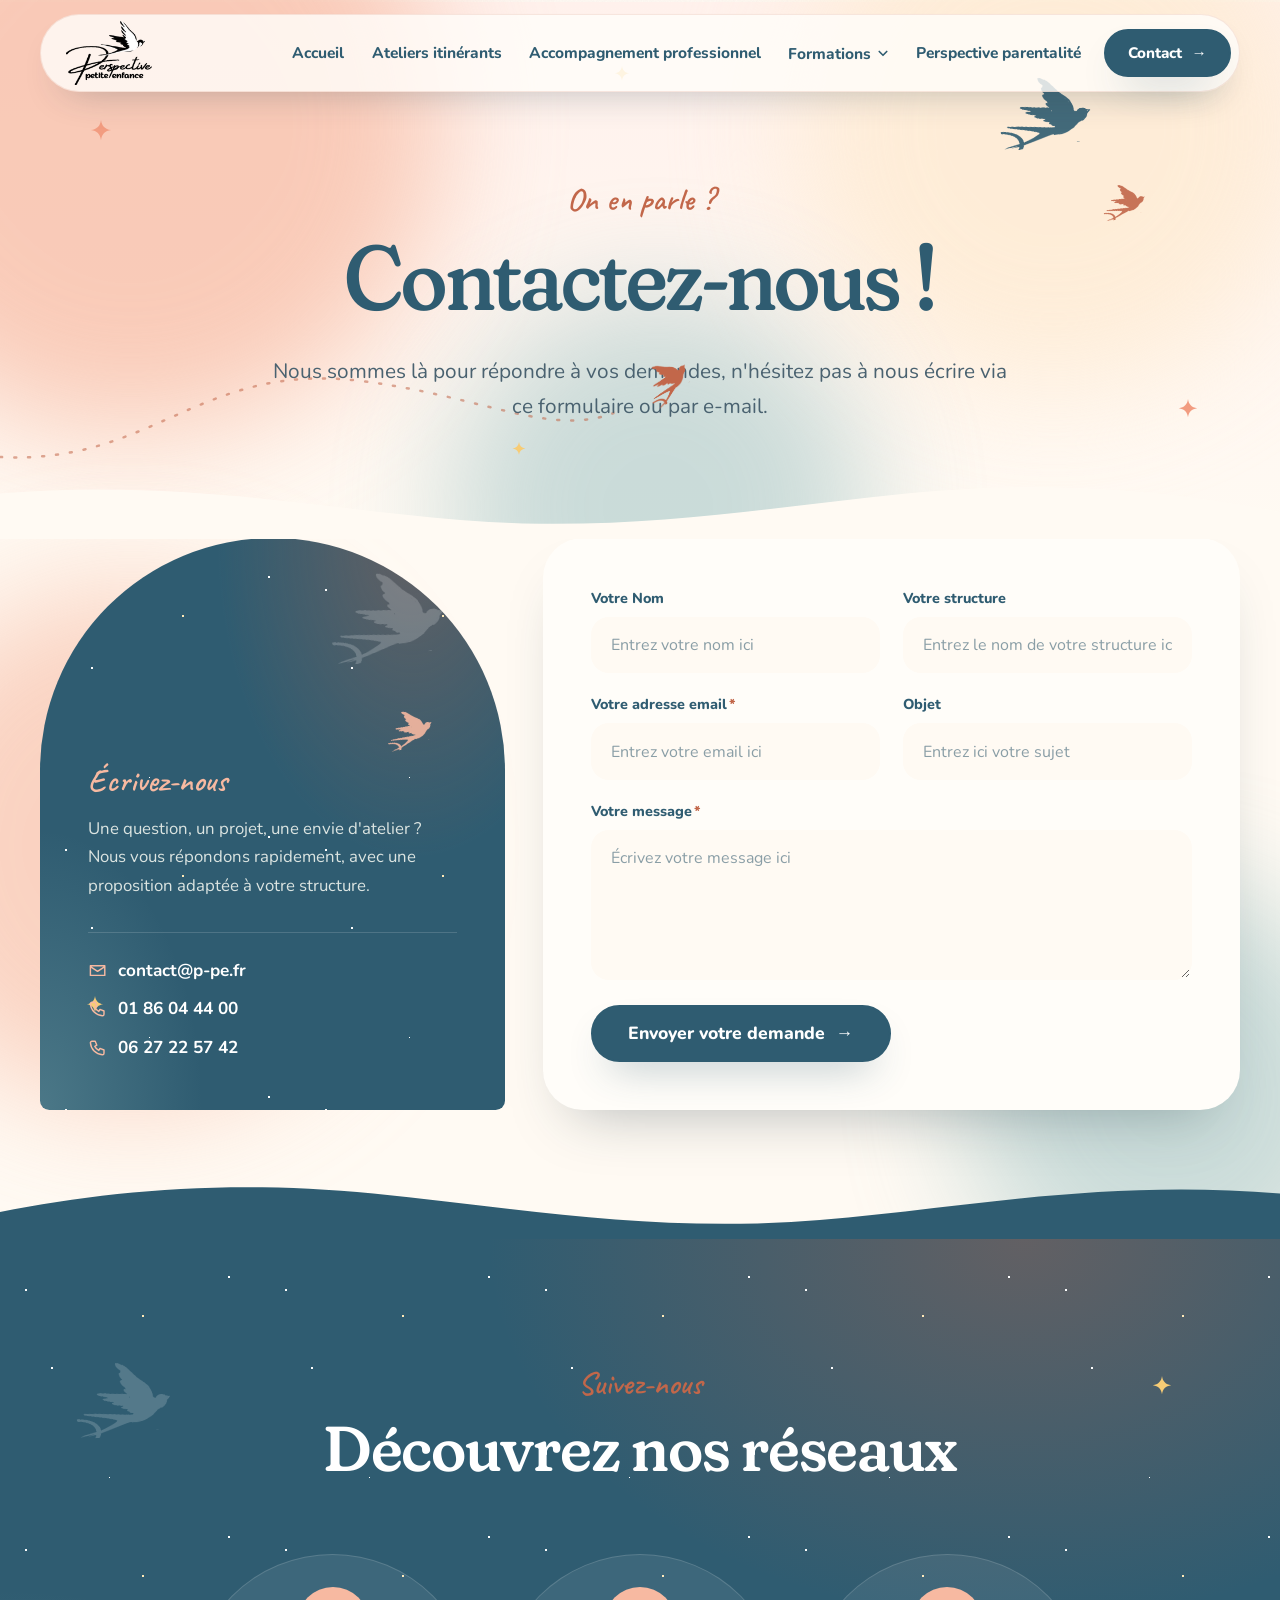
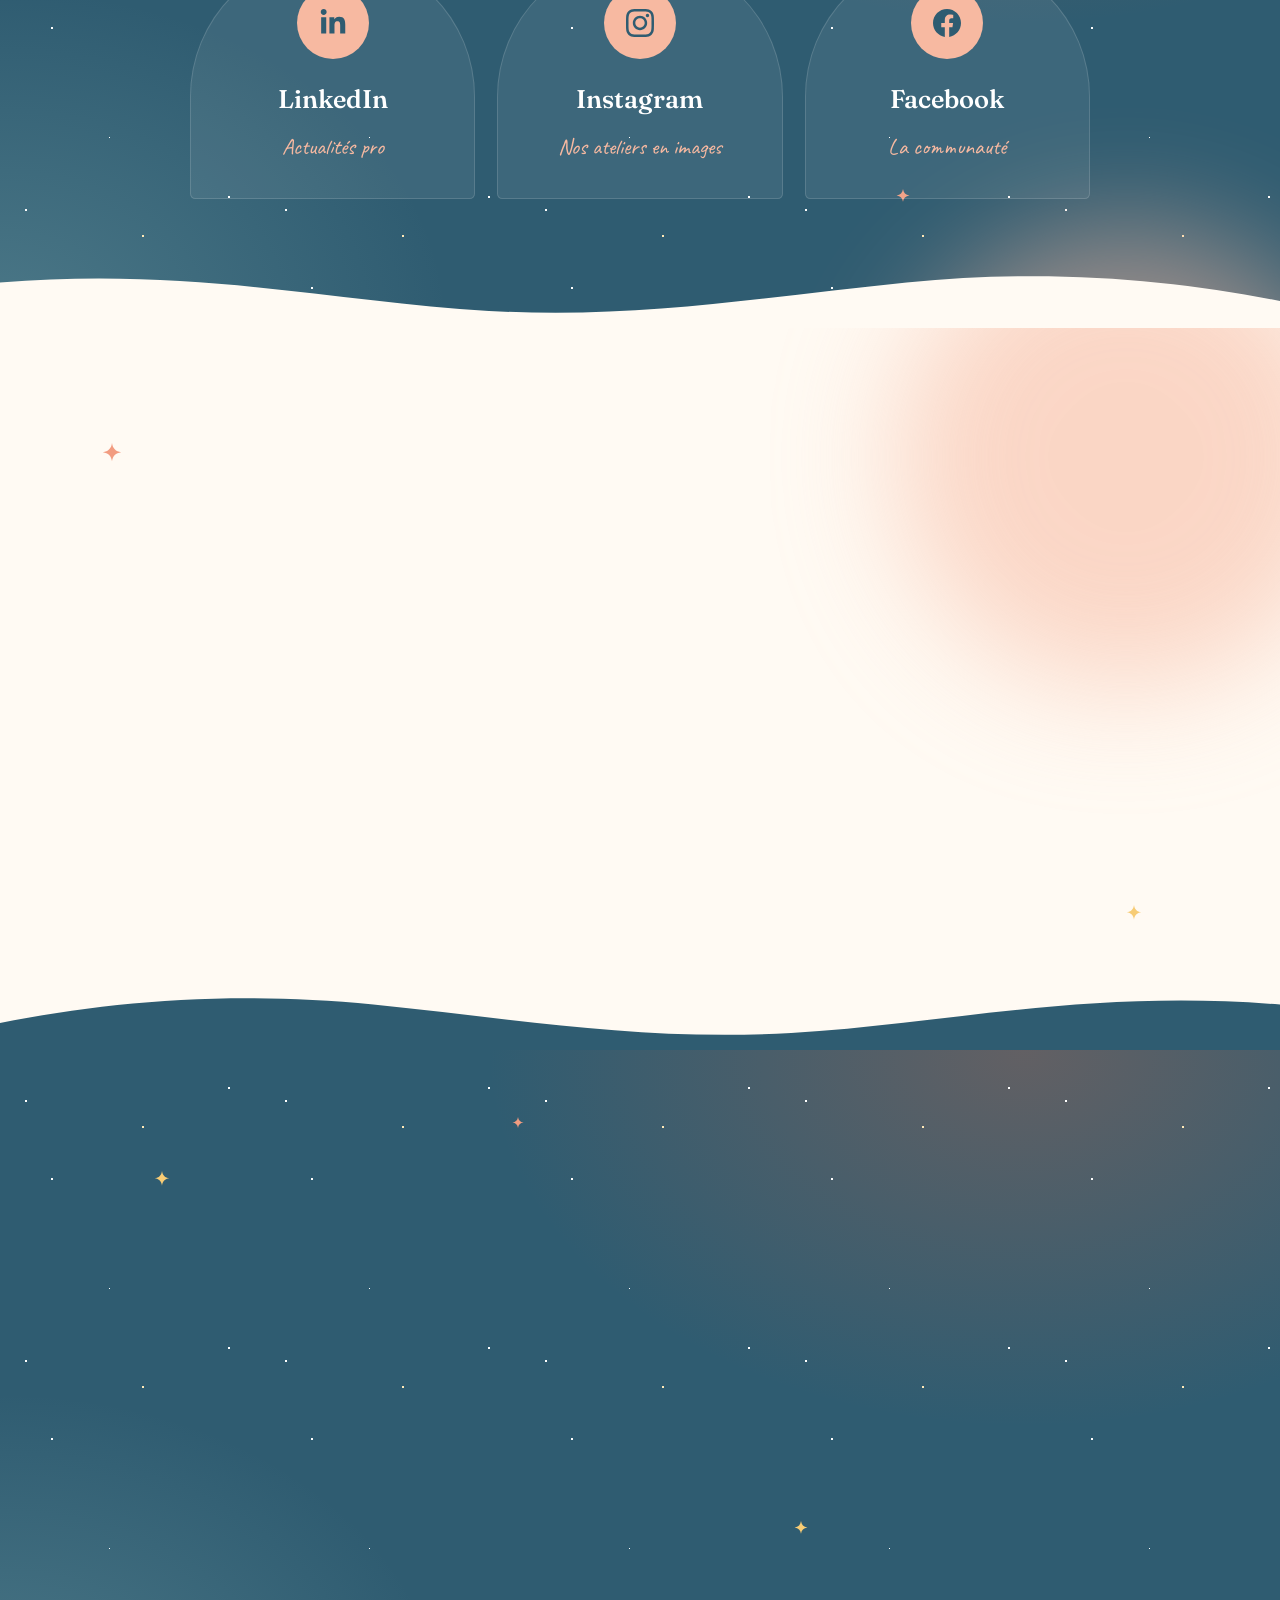
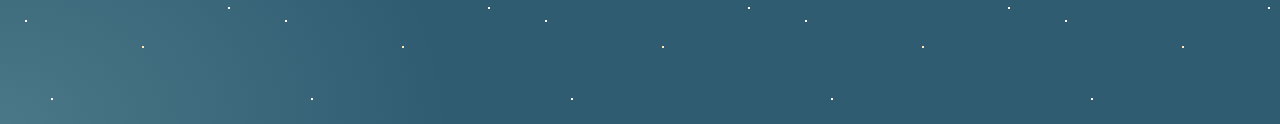
<file: contact-perspective-petite-enfance.html>
<!DOCTYPE html><html lang="fr"><head><meta charset="utf-8"><meta name="viewport" content="width=device-width, initial-scale=1.0"><script>
      // Mouvement activé seulement si l'utilisateur n'a pas demandé moins d'animations ; filet de sécurité si le script ne se charge pas.
      if (!matchMedia('(prefers-reduced-motion: reduce)').matches) {
        document.documentElement.classList.add('mvt');
        setTimeout(function () { if (!window.__mvt) document.documentElement.classList.remove('mvt'); }, 2500);
      }
    </script><meta name="generator" content="Astro v7.4.1"><title>Contactez Perspective Petite Enfance | Perspective Petite Enfance</title><meta name="description" content="Nous sommes à votre écoute pour enrichir vos pratiques professionnelles en petite enfance. Contactez-nous pour discuter de solutions sur-mesure qui favorisent le bien-être des enfants, des professionnels et des parents dans un environnement apaisé et épanouissant."><link rel="canonical" href="https://p-pe.fr/contact-perspective-petite-enfance"><meta property="og:url" content="https://p-pe.fr/contact-perspective-petite-enfance"><meta property="og:title" content="Contactez Perspective Petite Enfance | Perspective Petite Enfance"><meta name="twitter:title" content="Contactez Perspective Petite Enfance | Perspective Petite Enfance"><meta property="og:type" content="website"><meta property="og:description" content="Nous sommes à votre écoute pour enrichir vos pratiques professionnelles en petite enfance. Contactez-nous pour discuter de solutions sur-mesure qui favorisent le bien-être des enfants, des professionnels et des parents dans un environnement apaisé et épanouissant."><meta name="twitter:description" content="Nous sommes à votre écoute pour enrichir vos pratiques professionnelles en petite enfance. Contactez-nous pour discuter de solutions sur-mesure qui favorisent le bien-être des enfants, des professionnels et des parents dans un environnement apaisé et épanouissant."><meta property="og:site_name" content="Perspective Petite Enfance"><meta property="og:image" content="https://p-pe.fr/_astro/partage-ppe.CcZyMxBn_Ww45Q.jpeg"><meta name="twitter:image" content="https://p-pe.fr/_astro/partage-ppe.CcZyMxBn_Ww45Q.jpeg"><meta property="og:image:alt" content><meta name="twitter:image:alt" content><meta name="twitter:card" content="summary_large_image"><link rel="icon" sizes="16x16" href="/_astro/logo-rond-canard._WEd3Khm_1xStTs.png"><link rel="icon" sizes="32x32" href="/_astro/logo-rond-canard._WEd3Khm_Z1JcnmB.png"><link rel="icon" sizes="192x192" href="/_astro/logo-rond-canard._WEd3Khm_1zsHHU.png"><link rel="apple-touch-icon" href="/_astro/logo-rond-canard._WEd3Khm_1N2S4O.png"><link rel="sitemap" href="/sitemap-index.xml"><script type="application/ld+json">{"@context":"https://schema.org/","name":"Contactez Perspective Petite Enfance","url":"https://p-pe.fr/contact-perspective-petite-enfance","description":"Nous sommes à votre écoute pour enrichir vos pratiques professionnelles en petite enfance. Contactez-nous pour discuter de solutions sur-mesure qui favorisent le bien-être des enfants, des professionnels et des parents dans un environnement apaisé et épanouissant.","image":"https://p-pe.fr/_astro/partage-ppe.CcZyMxBn_Ww45Q.jpeg","inLanguage":"fr","keywords":["petite enfance","crèche","QVT"],"@type":"WebPage"}</script><style>html.lenis,html.lenis body{height:auto}.lenis:not(.lenis-autoToggle).lenis-stopped{overflow:clip}.lenis [data-lenis-prevent],.lenis [data-lenis-prevent-wheel],.lenis [data-lenis-prevent-touch],.lenis [data-lenis-prevent-vertical],.lenis [data-lenis-prevent-horizontal]{overscroll-behavior:contain}.lenis.lenis-smooth iframe{pointer-events:none}.lenis.lenis-autoToggle{transition-behavior:allow-discrete;transition-property:overflow;transition-duration:1ms}
</style><link rel="stylesheet" href="/_astro/_..CVEN52vb.css"></head><body><a class="lien-evitement" href="#contenu">Aller au contenu</a><header class="site-header" data-astro-cid-nen7h5rs><div class="site-header__barre" data-astro-cid-nen7h5rs><a class="site-header__logo" href="/" aria-label="Perspective Petite Enfance - accueil" data-astro-cid-nen7h5rs><img src="/_astro/logo-ppe.D_nfkCnW_ZM47Bk.webp" srcset="/_astro/logo-ppe.D_nfkCnW_1XpEIo.webp 150w, /_astro/logo-ppe.D_nfkCnW_ZM47Bk.webp 300w" alt="Perspective Petite Enfance logo" sizes="150px" loading="eager" data-astro-cid-nen7h5rs="true" decoding="async" width="300" height="221"></a><button class="burger" type="button" aria-label="Menu" aria-expanded="false" aria-controls="menu-principal" data-astro-cid-nen7h5rs><span data-astro-cid-nen7h5rs></span><span data-astro-cid-nen7h5rs></span><span data-astro-cid-nen7h5rs></span></button><nav id="menu-principal" class="nav" aria-label="Menu principal" data-astro-cid-nen7h5rs><ul class="nav__liste" data-astro-cid-nen7h5rs><li class="nav__item" data-astro-cid-nen7h5rs><a class="nav__lien" href="/" data-astro-cid-nen7h5rs>Accueil</a></li><li class="nav__item" data-astro-cid-nen7h5rs><a class="nav__lien" href="/ateliers-itinerants" data-astro-cid-nen7h5rs>Ateliers itinérants</a></li><li class="nav__item" data-astro-cid-nen7h5rs><a class="nav__lien" href="/accompagnement-professionnel" data-astro-cid-nen7h5rs>Accompagnement professionnel</a></li><li class="nav__item nav__item--parent" data-astro-cid-nen7h5rs><button type="button" class="nav__lien nav__lien--parent" aria-expanded="false" data-astro-cid-nen7h5rs><span data-astro-cid-nen7h5rs>Formations</span><svg class="nav__chevron" width="12" height="12" viewBox="0 0 16 16" fill="none" aria-hidden="true" data-astro-cid-nen7h5rs><path d="M3 6l5 5 5-5" stroke="currentColor" stroke-width="2.2" stroke-linecap="round" stroke-linejoin="round" data-astro-cid-nen7h5rs></path></svg></button><ul class="nav__sous-menu" data-astro-cid-nen7h5rs><li data-astro-cid-nen7h5rs><a class="nav__sous-lien" href="/formations" data-astro-cid-nen7h5rs><span class="nav__puce" data-astro-cid-nen7h5rs>✦</span><span data-astro-cid-nen7h5rs>Présentation</span></a></li><li data-astro-cid-nen7h5rs><a class="nav__sous-lien" href="/formations-attachement" data-astro-cid-nen7h5rs><span class="nav__puce" data-astro-cid-nen7h5rs>1</span><span data-astro-cid-nen7h5rs>L&#39;attachement</span></a></li><li data-astro-cid-nen7h5rs><a class="nav__sous-lien" href="/formations-exploration" data-astro-cid-nen7h5rs><span class="nav__puce" data-astro-cid-nen7h5rs>2</span><span data-astro-cid-nen7h5rs>L&#39;exploration</span></a></li><li data-astro-cid-nen7h5rs><a class="nav__sous-lien" href="/formations-pratiques" data-astro-cid-nen7h5rs><span class="nav__puce" data-astro-cid-nen7h5rs>3</span><span data-astro-cid-nen7h5rs>Pratiques professionnelles</span></a></li></ul></li><li class="nav__item" data-astro-cid-nen7h5rs><a class="nav__lien" href="/perspective-parentalite" data-astro-cid-nen7h5rs>Perspective parentalité</a></li></ul><a class="btn nav__cta" href="/contact-perspective-petite-enfance" data-astro-cid-nen7h5rs>Contact</a><p class="nav__contact" data-astro-cid-nen7h5rs><a href="mailto:contact@p-pe.fr" data-astro-cid-nen7h5rs>contact@p-pe.fr</a><a href="tel:0186044400" data-astro-cid-nen7h5rs>01 86 04 44 00</a></p></nav></div></header><script type="module">var e=document.querySelector(`.burger`),t=document.getElementById(`menu-principal`),n=()=>window.matchMedia(`(max-width: 1080px)`).matches,r=r=>{e?.classList.toggle(`is-open`,r),t?.classList.toggle(`is-open`,r),e?.setAttribute(`aria-expanded`,String(r)),document.body.style.overflow=r&&n()?`hidden`:``};e?.addEventListener(`click`,()=>r(!e.classList.contains(`is-open`))),document.addEventListener(`keydown`,t=>{t.key===`Escape`&&e?.classList.contains(`is-open`)&&(r(!1),e.focus())}),t?.querySelectorAll(`a`).forEach(e=>e.addEventListener(`click`,()=>r(!1))),document.addEventListener(`click`,n=>{let i=n.target;e?.classList.contains(`is-open`)&&!t?.contains(i)&&!e.contains(i)&&r(!1)}),window.addEventListener(`resize`,()=>{!n()&&e?.classList.contains(`is-open`)&&r(!1)}),document.querySelectorAll(`.nav__lien--parent`).forEach(e=>{e.addEventListener(`click`,()=>{let t=e.closest(`.nav__item--parent`)?.classList.toggle(`is-open`)??!1;e.setAttribute(`aria-expanded`,String(t))})});</script><main id="contenu" tabindex="-1"><section class="sec sec--sans-vague entete-page" data-astro-cid-zwu7moz6><span class="aquarelle aquarelle--rose" style="width:620px;height:620px;left:-14%;top:-35%;opacity:0.7" aria-hidden="true" data-astro-cid-wxoehmhe></span><span class="aquarelle aquarelle--peche" style="width:520px;height:520px;left:62%;top:-25%;opacity:0.8" aria-hidden="true" data-astro-cid-wxoehmhe></span><span class="aquarelle aquarelle--lavande" style="width:420px;height:420px;left:35%;top:55%;" aria-hidden="true" data-astro-cid-wxoehmhe></span><svg class="vol" data-oiseau="/_astro/hirondelle.DJ13WODm.png" style="left:0%;top:58%;width:60%;height:160px;color:var(--corail)" viewBox="0 0 1000 400" preserveAspectRatio="none" fill="none" aria-hidden="true" data-astro-cid-wxoehmhe><path d="M0 360 C 200 380, 260 120, 470 170 S 760 380, 880 140 S 990 40, 1000 30" stroke="currentColor" stroke-width="2.5" stroke-dasharray="2 12" stroke-linecap="round" vector-effect="non-scaling-stroke" data-astro-cid-wxoehmhe></path></svg><svg class="etincelle etincelle--rose" style="left:7%;top:22%;width:22px;height:22px;animation-delay:0s" viewBox="0 0 24 24" fill="currentColor" aria-hidden="true" data-astro-cid-wxoehmhe><path d="M12 0c.9 6.6 4.4 10.1 11 11-6.6.9-10.1 4.4-11 11-.9-6.6-4.4-10.1-11-11 6.6-.9 10.1-4.4 11-11z" data-astro-cid-wxoehmhe></path></svg><svg class="etincelle" style="left:48%;top:12%;width:16px;height:16px;animation-delay:0.8s" viewBox="0 0 24 24" fill="currentColor" aria-hidden="true" data-astro-cid-wxoehmhe><path d="M12 0c.9 6.6 4.4 10.1 11 11-6.6.9-10.1 4.4-11 11-.9-6.6-4.4-10.1-11-11 6.6-.9 10.1-4.4 11-11z" data-astro-cid-wxoehmhe></path></svg><svg class="etincelle etincelle--rose" style="left:92%;top:74%;width:20px;height:20px;animation-delay:1.6s" viewBox="0 0 24 24" fill="currentColor" aria-hidden="true" data-astro-cid-wxoehmhe><path d="M12 0c.9 6.6 4.4 10.1 11 11-6.6.9-10.1 4.4-11 11-.9-6.6-4.4-10.1-11-11 6.6-.9 10.1-4.4 11-11z" data-astro-cid-wxoehmhe></path></svg><svg class="etincelle" style="left:40%;top:82%;width:14px;height:14px;animation-delay:2.1s" viewBox="0 0 24 24" fill="currentColor" aria-hidden="true" data-astro-cid-wxoehmhe><path d="M12 0c.9 6.6 4.4 10.1 11 11-6.6.9-10.1 4.4-11 11-.9-6.6-4.4-10.1-11-11 6.6-.9 10.1-4.4 11-11z" data-astro-cid-wxoehmhe></path></svg><span class="hirondelle hirondelle--flotte" style="left:78%;top:14%;width:96px;height:69px;background:var(--canard);opacity:0.9;--r:-8deg;--sx:1;--masque:url(/_astro/hirondelle.DJ13WODm.png)" aria-hidden="true" data-astro-cid-wxoehmhe></span><span class="hirondelle hirondelle--flotte" style="left:86%;top:34%;width:46px;height:33px;background:var(--corail);opacity:0.9;--r:-16deg;--sx:1;--masque:url(/_astro/hirondelle.DJ13WODm.png)" aria-hidden="true" data-astro-cid-wxoehmhe></span><div class="wrap" data-astro-cid-zwu7moz6><div class="entete-page__grille" data-astro-cid-zwu7moz6><div class="entete-page__texte apparait" data-astro-cid-zwu7moz6><p class="main entete-page__surtitre" data-astro-cid-zwu7moz6>On en parle ?</p><h1 data-astro-cid-zwu7moz6>Contactez-nous !</h1><div class="entete-page__chapo rich lead" data-astro-cid-zwu7moz6><p>Nous sommes là pour répondre à vos demandes, n'hésitez pas à nous écrire via ce formulaire ou par e-mail.</p></div></div></div></div></section><section class="sec sec--peche-clair formulaire formulaire--page" data-astro-cid-ky6u5xnd><span class="aquarelle aquarelle--rose" style="width:520px;height:520px;left:-10%;top:10%;opacity:0.6" aria-hidden="true" data-astro-cid-wxoehmhe></span><span class="aquarelle aquarelle--lavande" style="width:420px;height:420px;left:75%;top:55%;" aria-hidden="true" data-astro-cid-wxoehmhe></span><div class="wrap" data-astro-cid-ky6u5xnd><div class="formulaire__grille" data-astro-cid-ky6u5xnd><aside class="formulaire__panneau ciel apparait" data-astro-cid-ky6u5xnd><svg class="etincelle" style="left:10%;top:80%;width:18px;height:18px;animation-delay:0s" viewBox="0 0 24 24" fill="currentColor" aria-hidden="true" data-astro-cid-wxoehmhe><path d="M12 0c.9 6.6 4.4 10.1 11 11-6.6.9-10.1 4.4-11 11-.9-6.6-4.4-10.1-11-11 6.6-.9 10.1-4.4 11-11z" data-astro-cid-wxoehmhe></path></svg><span class="hirondelle hirondelle--flotte" style="left:62%;top:6%;width:120px;height:86px;background:rgba(255,255,255,0.22);opacity:0.9;--r:-10deg;--sx:1;--masque:url(/_astro/hirondelle.DJ13WODm.png)" aria-hidden="true" data-astro-cid-wxoehmhe></span><span class="hirondelle hirondelle--flotte" style="left:74%;top:30%;width:50px;height:36px;background:var(--peche);opacity:0.9;--r:-20deg;--sx:1;--masque:url(/_astro/hirondelle.DJ13WODm.png)" aria-hidden="true" data-astro-cid-wxoehmhe></span><div class="formulaire__panneau-contenu" data-astro-cid-ky6u5xnd><p class="main" data-astro-cid-ky6u5xnd>Écrivez-nous</p><p class="formulaire__promesse" data-astro-cid-ky6u5xnd>Une question, un projet, une envie d'atelier ? Nous vous répondons rapidement, avec une proposition adaptée à votre structure.</p><ul class="formulaire__contacts" data-astro-cid-ky6u5xnd><li data-astro-cid-ky6u5xnd><svg class viewBox="0 0 24 24" fill="none" stroke="currentColor" stroke-width="1.8" stroke-linecap="round" stroke-linejoin="round" aria-hidden="true" focusable="false"><path d="M3 6h18v12H3zM3 7l9 6 9-6"></path></svg><a href="mailto:contact@p-pe.fr" data-astro-cid-ky6u5xnd>contact@p-pe.fr</a></li><li data-astro-cid-ky6u5xnd><svg class viewBox="0 0 24 24" fill="none" stroke="currentColor" stroke-width="1.8" stroke-linecap="round" stroke-linejoin="round" aria-hidden="true" focusable="false"><path d="M5 4h4l2 5-2.5 1.5a11 11 0 0 0 5 5L15 13l5 2v4a2 2 0 0 1-2 2A16 16 0 0 1 3 6a2 2 0 0 1 2-2z"></path></svg><a href="tel:0186044400" data-astro-cid-ky6u5xnd>01 86 04 44 00</a></li><li data-astro-cid-ky6u5xnd><svg class viewBox="0 0 24 24" fill="none" stroke="currentColor" stroke-width="1.8" stroke-linecap="round" stroke-linejoin="round" aria-hidden="true" focusable="false"><path d="M5 4h4l2 5-2.5 1.5a11 11 0 0 0 5 5L15 13l5 2v4a2 2 0 0 1-2 2A16 16 0 0 1 3 6a2 2 0 0 1 2-2z"></path></svg><a href="tel:0627225742" data-astro-cid-ky6u5xnd>06 27 22 57 42</a></li></ul></div></aside><form class="form apparait" action="https://api.web3forms.com/submit" method="POST" data-confirmation="/merci" data-envoi="Envoi en cours…" data-astro-cid-ky6u5xnd><input type="hidden" name="access_key" value="e0f9f584-c242-42fb-8519-8a426a458720" data-astro-cid-ky6u5xnd><input type="hidden" name="subject" value="Nouveau message depuis p-pe.fr" data-astro-cid-ky6u5xnd><input type="hidden" name="from_name" value="Site p-pe.fr" data-astro-cid-ky6u5xnd><input type="hidden" name="redirect" value="https://p-pe.fr/merci" data-astro-cid-ky6u5xnd><!-- Pot de miel anti-spam : champ invisible, un robot qui le coche est ignoré --><input type="checkbox" name="botcheck" class="form__piege" tabindex="-1" autocomplete="off" aria-hidden="true" data-astro-cid-ky6u5xnd><div class="form__champ" data-astro-cid-ky6u5xnd><label class="form__label" for="votre_nom" data-astro-cid-ky6u5xnd>Votre Nom</label><input class="form__input" id="votre_nom" name="Votre Nom" type="text" placeholder="Entrez votre nom ici" data-astro-cid-ky6u5xnd></div><div class="form__champ" data-astro-cid-ky6u5xnd><label class="form__label" for="votre_structure" data-astro-cid-ky6u5xnd>Votre structure</label><input class="form__input" id="votre_structure" name="Votre structure" type="text" placeholder="Entrez le nom de votre structure ici" data-astro-cid-ky6u5xnd></div><div class="form__champ" data-astro-cid-ky6u5xnd><label class="form__label" for="votre_adresse_email" data-astro-cid-ky6u5xnd>Votre adresse email<span class="form__requis" data-astro-cid-ky6u5xnd>*</span></label><input class="form__input" id="votre_adresse_email" name="Votre adresse email" type="email" placeholder="Entrez votre email ici" required data-astro-cid-ky6u5xnd></div><div class="form__champ" data-astro-cid-ky6u5xnd><label class="form__label" for="objet" data-astro-cid-ky6u5xnd>Objet</label><input class="form__input" id="objet" name="Objet" type="text" placeholder="Entrez ici votre sujet" data-astro-cid-ky6u5xnd></div><div class="form__champ form__champ--large" data-astro-cid-ky6u5xnd><label class="form__label" for="votre_message" data-astro-cid-ky6u5xnd>Votre message<span class="form__requis" data-astro-cid-ky6u5xnd>*</span></label><textarea class="form__input form__input--textarea" id="votre_message" name="Votre message" placeholder="Écrivez votre message ici" required rows="5" data-astro-cid-ky6u5xnd></textarea></div><div class="form__pied" data-astro-cid-ky6u5xnd><button class="btn btn--grande form__bouton" type="submit" data-astro-cid-ky6u5xnd>Envoyer votre demande</button><p class="form__erreur" role="alert" hidden data-astro-cid-ky6u5xnd>L'envoi a échoué. Réessayez dans un instant ou écrivez-nous directement par e-mail.</p></div></form></div></div></section><script type="module">document.querySelectorAll(`form.form`).forEach(e=>{e.addEventListener(`submit`,async t=>{t.preventDefault();let n=e.querySelector(`button[type=submit]`),r=e.querySelector(`.form__erreur`),i=n?.textContent??``;n&&(n.disabled=!0,n.textContent=e.dataset.envoi??i),r&&(r.hidden=!0);try{let t=await fetch(e.action,{method:`POST`,headers:{Accept:`application/json`},body:new FormData(e)}),n=await t.json().catch(()=>({}));if(!t.ok||n.success===!1)throw Error(n.message||t.statusText);window.location.assign(e.dataset.confirmation||`/merci`)}catch{r&&(r.hidden=!1),n&&(n.disabled=!1,n.textContent=i)}})});</script><section class="sec reseaux ciel sec--nuit" data-astro-cid-owp4o2ok><svg class="etincelle" style="left:90%;top:20%;width:20px;height:20px;animation-delay:0s" viewBox="0 0 24 24" fill="currentColor" aria-hidden="true" data-astro-cid-wxoehmhe><path d="M12 0c.9 6.6 4.4 10.1 11 11-6.6.9-10.1 4.4-11 11-.9-6.6-4.4-10.1-11-11 6.6-.9 10.1-4.4 11-11z" data-astro-cid-wxoehmhe></path></svg><svg class="etincelle etincelle--rose" style="left:70%;top:80%;width:14px;height:14px;animation-delay:1s" viewBox="0 0 24 24" fill="currentColor" aria-hidden="true" data-astro-cid-wxoehmhe><path d="M12 0c.9 6.6 4.4 10.1 11 11-6.6.9-10.1 4.4-11 11-.9-6.6-4.4-10.1-11-11 6.6-.9 10.1-4.4 11-11z" data-astro-cid-wxoehmhe></path></svg><span class="hirondelle hirondelle--flotte" style="left:6%;top:18%;width:100px;height:72px;background:rgba(255,255,255,0.2);opacity:0.9;--r:-8deg;--sx:1;--masque:url(/_astro/hirondelle.DJ13WODm.png)" aria-hidden="true" data-astro-cid-wxoehmhe></span><div class="wrap" data-astro-cid-owp4o2ok><div class="entete apparait" data-astro-cid-owp4o2ok><span class="main" data-astro-cid-owp4o2ok>Suivez-nous</span><h2 data-astro-cid-owp4o2ok>Découvrez nos réseaux</h2></div><ul class="reseaux__liste" data-astro-cid-owp4o2ok><li class="apparait" data-astro-cid-owp4o2ok><a class="reseaux__lien" href="https://www.linkedin.com/company/perspective-petite-enfance" target="_blank" rel="noopener" title="Go to linkedin page" data-astro-cid-owp4o2ok><span class="reseaux__icone" data-astro-cid-owp4o2ok><svg width="28" height="28" viewBox="0 0 24 24" fill="none" xmlns="http://www.w3.org/2000/svg" aria-hidden="true" focusable="false"><path d="M6.20156 21H1.84688V6.97969H6.20156V21ZM4.02187 5.06719C2.62969 5.06719 1.5 3.91406 1.5 2.52187C1.5 1.85303 1.7657 1.21158 2.23864 0.73864C2.71158 0.265697 3.35303 0 4.02187 0C4.69072 0 5.33217 0.265697 5.80511 0.73864C6.27805 1.21158 6.54375 1.85303 6.54375 2.52187C6.54375 3.91406 5.41406 5.06719 4.02187 5.06719ZM22.4953 21H18.15V14.175C18.15 12.5484 18.1172 10.4625 15.8859 10.4625C13.6219 10.4625 13.275 12.2297 13.275 14.0578V21H8.925V6.97969H13.1016V8.89219H13.1625C13.7438 7.79062 15.1641 6.62812 17.2828 6.62812C21.6891 6.62812 22.5 9.52969 22.5 13.2984V21H22.4953Z" fill="currentColor"></path></svg><span class="sr-only">LinkedIn</span></span><span class="reseaux__nom" data-astro-cid-owp4o2ok>LinkedIn</span><span class="reseaux__accroche" data-astro-cid-owp4o2ok>Actualités pro</span></a></li><li class="apparait" data-astro-cid-owp4o2ok><a class="reseaux__lien" href="https://www.instagram.com/perspective.petite.enfance" target="_blank" rel="noopener" title="Go to instagram page" data-astro-cid-owp4o2ok><span class="reseaux__icone" data-astro-cid-owp4o2ok><svg width="28" height="28" viewBox="0 0 24 24" fill="none" xmlns="http://www.w3.org/2000/svg" aria-hidden="true" focusable="false"><path d="M12.0027 5.84808C8.59743 5.84808 5.85075 8.59477 5.85075 12C5.85075 15.4053 8.59743 18.1519 12.0027 18.1519C15.4079 18.1519 18.1546 15.4053 18.1546 12C18.1546 8.59477 15.4079 5.84808 12.0027 5.84808ZM12.0027 15.9996C9.80212 15.9996 8.00312 14.2059 8.00312 12C8.00312 9.7941 9.79677 8.00046 12.0027 8.00046C14.2086 8.00046 16.0022 9.7941 16.0022 12C16.0022 14.2059 14.2032 15.9996 12.0027 15.9996ZM19.8412 5.59644C19.8412 6.39421 19.1987 7.03135 18.4062 7.03135C17.6085 7.03135 16.9713 6.38885 16.9713 5.59644C16.9713 4.80402 17.6138 4.16153 18.4062 4.16153C19.1987 4.16153 19.8412 4.80402 19.8412 5.59644ZM23.9157 7.05277C23.8247 5.13063 23.3856 3.42798 21.9775 2.02523C20.5748 0.622485 18.8721 0.183425 16.95 0.0870142C14.9691 -0.0254218 9.03094 -0.0254218 7.05 0.0870142C5.13321 0.178071 3.43056 0.617131 2.02247 2.01988C0.614379 3.42263 0.180675 5.12528 0.0842616 7.04742C-0.0281744 9.02836 -0.0281744 14.9663 0.0842616 16.9472C0.175321 18.8694 0.614379 20.572 2.02247 21.9748C3.43056 23.3775 5.12786 23.8166 7.05 23.913C9.03094 24.0254 14.9691 24.0254 16.95 23.913C18.8721 23.8219 20.5748 23.3829 21.9775 21.9748C23.3803 20.572 23.8193 18.8694 23.9157 16.9472C24.0281 14.9663 24.0281 9.03371 23.9157 7.05277ZM21.3565 19.0728C20.9388 20.1222 20.1303 20.9307 19.0756 21.3537C17.4961 21.9801 13.748 21.8355 12.0027 21.8355C10.2573 21.8355 6.50389 21.9748 4.92971 21.3537C3.88036 20.936 3.07188 20.1275 2.64888 19.0728C2.02247 17.4933 2.16705 13.7453 2.16705 12C2.16705 10.2547 2.02782 6.5013 2.64888 4.92717C3.06652 3.87783 3.875 3.06936 4.92971 2.64636C6.50924 2.01988 10.2573 2.16452 12.0027 2.16452C13.748 2.16452 17.5015 2.02523 19.0756 2.64636C20.125 3.064 20.9335 3.87247 21.3565 4.92717C21.9829 6.50666 21.8383 10.2547 21.8383 12C21.8383 13.7453 21.9829 17.4987 21.3565 19.0728Z" fill="currentColor"></path></svg><span class="sr-only">Instagram</span></span><span class="reseaux__nom" data-astro-cid-owp4o2ok>Instagram</span><span class="reseaux__accroche" data-astro-cid-owp4o2ok>Nos ateliers en images</span></a></li><li class="apparait" data-astro-cid-owp4o2ok><a class="reseaux__lien" href="https://www.facebook.com/profile.php?id=61570478800242" target="_blank" rel="noopener" title="Go to facebook page" data-astro-cid-owp4o2ok><span class="reseaux__icone" data-astro-cid-owp4o2ok><svg width="28" height="28" viewBox="0 0 24 24" fill="none" xmlns="http://www.w3.org/2000/svg" aria-hidden="true" focusable="false"><path d="M24 12.0726C24 5.44354 18.629 0.0725708 12 0.0725708C5.37097 0.0725708 0 5.44354 0 12.0726C0 18.0619 4.38823 23.0264 10.125 23.9274V15.5414H7.07661V12.0726H10.125V9.4287C10.125 6.42144 11.9153 4.76031 14.6574 4.76031C15.9706 4.76031 17.3439 4.99451 17.3439 4.99451V7.94612H15.8303C14.34 7.94612 13.875 8.87128 13.875 9.82015V12.0726H17.2031L16.6708 15.5414H13.875V23.9274C19.6118 23.0264 24 18.0619 24 12.0726Z" fill="currentColor"></path></svg><span class="sr-only">Facebook</span></span><span class="reseaux__nom" data-astro-cid-owp4o2ok>Facebook</span><span class="reseaux__accroche" data-astro-cid-owp4o2ok>La communauté</span></a></li></ul></div></section><section class="sec sec--peche-clair dl" data-astro-cid-lhd4zbur><span class="aquarelle aquarelle--rose" style="width:460px;height:460px;left:70%;top:0%;opacity:0.55" aria-hidden="true" data-astro-cid-wxoehmhe></span><svg class="etincelle etincelle--rose" style="left:8%;top:16%;width:20px;height:20px;animation-delay:0s" viewBox="0 0 24 24" fill="currentColor" aria-hidden="true" data-astro-cid-wxoehmhe><path d="M12 0c.9 6.6 4.4 10.1 11 11-6.6.9-10.1 4.4-11 11-.9-6.6-4.4-10.1-11-11 6.6-.9 10.1-4.4 11-11z" data-astro-cid-wxoehmhe></path></svg><svg class="etincelle" style="left:88%;top:80%;width:16px;height:16px;animation-delay:1s" viewBox="0 0 24 24" fill="currentColor" aria-hidden="true" data-astro-cid-wxoehmhe><path d="M12 0c.9 6.6 4.4 10.1 11 11-6.6.9-10.1 4.4-11 11-.9-6.6-4.4-10.1-11-11 6.6-.9 10.1-4.4 11-11z" data-astro-cid-wxoehmhe></path></svg><div class="wrap" data-astro-cid-lhd4zbur><div class="entete apparait" data-astro-cid-lhd4zbur><span class="main" data-astro-cid-lhd4zbur>À emporter</span><h2 data-astro-cid-lhd4zbur>Téléchargez notre <em>plaquette</em></h2><p class="lead" data-astro-cid-lhd4zbur>Le résumé de l'ensemble de nos services pour vous, en 2 versions selon vos besoins</p></div><ul class="dl__liste" data-astro-cid-lhd4zbur><li class="dl__item dl__item--rose apparait" data-astro-cid-lhd4zbur><div class="dl__doc" aria-hidden="true" data-astro-cid-lhd4zbur><span class="dl__page dl__page--arriere" data-astro-cid-lhd4zbur></span><span class="dl__page" data-astro-cid-lhd4zbur><span class="dl__ligne dl__ligne--titre" data-astro-cid-lhd4zbur></span><span class="dl__ligne" data-astro-cid-lhd4zbur></span><span class="dl__ligne" data-astro-cid-lhd4zbur></span><span class="dl__ligne dl__ligne--courte" data-astro-cid-lhd4zbur></span><span class="dl__badge" data-astro-cid-lhd4zbur>PDF</span></span></div><div class="dl__corps" data-astro-cid-lhd4zbur><h3 class="dl__titre" data-astro-cid-lhd4zbur>Version à imprimer</h3><p class="dl__description" data-astro-cid-lhd4zbur>En N&amp;B sans photo, qui ne videra pas votre cartouche d'encre</p><a class="btn btn--peche btn--mulish btn--pdf dl__bouton" href="/fichiers/brochure-ppe-noir-et-blanc.pdf" target="_blank" rel="noopener">Télécharger</a></div></li><li class="dl__item dl__item--lavande apparait" data-astro-cid-lhd4zbur><div class="dl__doc" aria-hidden="true" data-astro-cid-lhd4zbur><span class="dl__page dl__page--arriere" data-astro-cid-lhd4zbur></span><span class="dl__page" data-astro-cid-lhd4zbur><span class="dl__ligne dl__ligne--titre" data-astro-cid-lhd4zbur></span><span class="dl__ligne" data-astro-cid-lhd4zbur></span><span class="dl__ligne" data-astro-cid-lhd4zbur></span><span class="dl__ligne dl__ligne--courte" data-astro-cid-lhd4zbur></span><span class="dl__badge" data-astro-cid-lhd4zbur>PDF</span></span></div><div class="dl__corps" data-astro-cid-lhd4zbur><h3 class="dl__titre" data-astro-cid-lhd4zbur>Version à partager</h3><p class="dl__description" data-astro-cid-lhd4zbur>Attention les yeux : en couleur et avec photos !</p><a class="btn btn--peche btn--mulish btn--pdf dl__bouton" href="/fichiers/brochure-ppe.pdf" target="_blank" rel="noopener">Télécharger</a></div></li></ul></div></section></main><footer class="sec footer ciel" data-astro-cid-jo6i4kqk><svg class="vol" data-oiseau="/_astro/hirondelle.DJ13WODm.png" style="left:30%;top:4%;width:60%;height:160px;color:var(--peche)" viewBox="0 0 1000 400" preserveAspectRatio="none" fill="none" aria-hidden="true" data-astro-cid-wxoehmhe><path d="M0 360 C 200 380, 260 120, 470 170 S 760 380, 880 140 S 990 40, 1000 30" stroke="currentColor" stroke-width="2.5" stroke-dasharray="2 12" stroke-linecap="round" vector-effect="non-scaling-stroke" data-astro-cid-wxoehmhe></path></svg><svg class="etincelle" style="left:12%;top:18%;width:16px;height:16px;animation-delay:0s" viewBox="0 0 24 24" fill="currentColor" aria-hidden="true" data-astro-cid-wxoehmhe><path d="M12 0c.9 6.6 4.4 10.1 11 11-6.6.9-10.1 4.4-11 11-.9-6.6-4.4-10.1-11-11 6.6-.9 10.1-4.4 11-11z" data-astro-cid-wxoehmhe></path></svg><svg class="etincelle etincelle--rose" style="left:40%;top:10%;width:12px;height:12px;animation-delay:1s" viewBox="0 0 24 24" fill="currentColor" aria-hidden="true" data-astro-cid-wxoehmhe><path d="M12 0c.9 6.6 4.4 10.1 11 11-6.6.9-10.1 4.4-11 11-.9-6.6-4.4-10.1-11-11 6.6-.9 10.1-4.4 11-11z" data-astro-cid-wxoehmhe></path></svg><svg class="etincelle" style="left:62%;top:70%;width:14px;height:14px;animation-delay:2s" viewBox="0 0 24 24" fill="currentColor" aria-hidden="true" data-astro-cid-wxoehmhe><path d="M12 0c.9 6.6 4.4 10.1 11 11-6.6.9-10.1 4.4-11 11-.9-6.6-4.4-10.1-11-11 6.6-.9 10.1-4.4 11-11z" data-astro-cid-wxoehmhe></path></svg><span class="hirondelle hirondelle--flotte" style="left:74%;top:8%;width:170px;height:122px;background:rgba(255,255,255,0.16);opacity:0.9;--r:-10deg;--sx:1;--masque:url(/_astro/hirondelle.DJ13WODm.png)" aria-hidden="true" data-astro-cid-wxoehmhe></span><span class="hirondelle hirondelle--flotte" style="left:86%;top:30%;width:70px;height:50px;background:rgba(247,185,161,0.35);opacity:0.9;--r:-18deg;--sx:1;--masque:url(/_astro/hirondelle.DJ13WODm.png)" aria-hidden="true" data-astro-cid-wxoehmhe></span><div class="wrap" data-astro-cid-jo6i4kqk><div class="footer__haut" data-astro-cid-jo6i4kqk><div class="footer__marque" data-astro-cid-jo6i4kqk><span class="footer__logo" style="--masque:url(/_astro/logo-ppe.D_nfkCnW.png)" role="img" aria-label="Perspective Petite Enfance logo" data-astro-cid-jo6i4kqk></span><p class="footer__accroche" data-astro-cid-jo6i4kqk>Ensemble créons un environnement unique, pour chaque enfant et chaque équipe.</p><a class="btn btn--clair footer__cta" href="/contact-perspective-petite-enfance" data-astro-cid-jo6i4kqk>Prendre contact</a></div><nav class="footer__col" aria-label="Pied de page" data-astro-cid-jo6i4kqk><h3 class="footer__titre" data-astro-cid-jo6i4kqk>Explorer</h3><ul class="footer__liste" data-astro-cid-jo6i4kqk><li data-astro-cid-jo6i4kqk><a href="/" data-astro-cid-jo6i4kqk>Accueil</a></li><li data-astro-cid-jo6i4kqk><a href="/ateliers-itinerants" data-astro-cid-jo6i4kqk>Ateliers itinérants</a></li><li data-astro-cid-jo6i4kqk><a href="/accompagnement-professionnel" data-astro-cid-jo6i4kqk>Accompagnement professionnel</a></li><li data-astro-cid-jo6i4kqk><a href="/formations" data-astro-cid-jo6i4kqk>Présentation</a></li><li data-astro-cid-jo6i4kqk><a href="/formations-attachement" data-astro-cid-jo6i4kqk>L&#39;attachement</a></li><li data-astro-cid-jo6i4kqk><a href="/formations-exploration" data-astro-cid-jo6i4kqk>L&#39;exploration</a></li><li data-astro-cid-jo6i4kqk><a href="/formations-pratiques" data-astro-cid-jo6i4kqk>Pratiques professionnelles</a></li><li data-astro-cid-jo6i4kqk><a href="/perspective-parentalite" data-astro-cid-jo6i4kqk>Perspective parentalité</a></li><li data-astro-cid-jo6i4kqk><a href="/contact-perspective-petite-enfance" data-astro-cid-jo6i4kqk>Contact</a></li></ul></nav><div class="footer__col" data-astro-cid-jo6i4kqk><h3 class="footer__titre" data-astro-cid-jo6i4kqk>Coordonnées</h3><ul class="footer__liste footer__liste--contact" data-astro-cid-jo6i4kqk><li data-astro-cid-jo6i4kqk><svg class viewBox="0 0 24 24" fill="none" stroke="currentColor" stroke-width="1.8" stroke-linecap="round" stroke-linejoin="round" aria-hidden="true" focusable="false"><path d="M5 4h4l2 5-2.5 1.5a11 11 0 0 0 5 5L15 13l5 2v4a2 2 0 0 1-2 2A16 16 0 0 1 3 6a2 2 0 0 1 2-2z"></path></svg><a href="tel:0186044400" data-astro-cid-jo6i4kqk>01 86 04 44 00</a></li><li data-astro-cid-jo6i4kqk><svg class viewBox="0 0 24 24" fill="none" stroke="currentColor" stroke-width="1.8" stroke-linecap="round" stroke-linejoin="round" aria-hidden="true" focusable="false"><path d="M5 4h4l2 5-2.5 1.5a11 11 0 0 0 5 5L15 13l5 2v4a2 2 0 0 1-2 2A16 16 0 0 1 3 6a2 2 0 0 1 2-2z"></path></svg><a href="tel:0627225742" data-astro-cid-jo6i4kqk>06 27 22 57 42</a></li><li data-astro-cid-jo6i4kqk><svg class viewBox="0 0 24 24" fill="none" stroke="currentColor" stroke-width="1.8" stroke-linecap="round" stroke-linejoin="round" aria-hidden="true" focusable="false"><path d="M3 6h18v12H3zM3 7l9 6 9-6"></path></svg><a href="mailto:contact@p-pe.fr" data-astro-cid-jo6i4kqk>contact@p-pe.fr</a></li></ul><ul class="footer__reseaux" data-astro-cid-jo6i4kqk><li data-astro-cid-jo6i4kqk><a href="https://www.linkedin.com/company/perspective-petite-enfance" target="_blank" rel="noopener" title="Go to linkedin page" data-astro-cid-jo6i4kqk><svg width="20" height="20" viewBox="0 0 24 24" fill="none" xmlns="http://www.w3.org/2000/svg" aria-hidden="true" focusable="false"><path d="M6.20156 21H1.84688V6.97969H6.20156V21ZM4.02187 5.06719C2.62969 5.06719 1.5 3.91406 1.5 2.52187C1.5 1.85303 1.7657 1.21158 2.23864 0.73864C2.71158 0.265697 3.35303 0 4.02187 0C4.69072 0 5.33217 0.265697 5.80511 0.73864C6.27805 1.21158 6.54375 1.85303 6.54375 2.52187C6.54375 3.91406 5.41406 5.06719 4.02187 5.06719ZM22.4953 21H18.15V14.175C18.15 12.5484 18.1172 10.4625 15.8859 10.4625C13.6219 10.4625 13.275 12.2297 13.275 14.0578V21H8.925V6.97969H13.1016V8.89219H13.1625C13.7438 7.79062 15.1641 6.62812 17.2828 6.62812C21.6891 6.62812 22.5 9.52969 22.5 13.2984V21H22.4953Z" fill="currentColor"></path></svg><span class="sr-only">LinkedIn</span></a></li><li data-astro-cid-jo6i4kqk><a href="https://www.instagram.com/perspective.petite.enfance" target="_blank" rel="noopener" title="Go to instagram page" data-astro-cid-jo6i4kqk><svg width="20" height="20" viewBox="0 0 24 24" fill="none" xmlns="http://www.w3.org/2000/svg" aria-hidden="true" focusable="false"><path d="M12.0027 5.84808C8.59743 5.84808 5.85075 8.59477 5.85075 12C5.85075 15.4053 8.59743 18.1519 12.0027 18.1519C15.4079 18.1519 18.1546 15.4053 18.1546 12C18.1546 8.59477 15.4079 5.84808 12.0027 5.84808ZM12.0027 15.9996C9.80212 15.9996 8.00312 14.2059 8.00312 12C8.00312 9.7941 9.79677 8.00046 12.0027 8.00046C14.2086 8.00046 16.0022 9.7941 16.0022 12C16.0022 14.2059 14.2032 15.9996 12.0027 15.9996ZM19.8412 5.59644C19.8412 6.39421 19.1987 7.03135 18.4062 7.03135C17.6085 7.03135 16.9713 6.38885 16.9713 5.59644C16.9713 4.80402 17.6138 4.16153 18.4062 4.16153C19.1987 4.16153 19.8412 4.80402 19.8412 5.59644ZM23.9157 7.05277C23.8247 5.13063 23.3856 3.42798 21.9775 2.02523C20.5748 0.622485 18.8721 0.183425 16.95 0.0870142C14.9691 -0.0254218 9.03094 -0.0254218 7.05 0.0870142C5.13321 0.178071 3.43056 0.617131 2.02247 2.01988C0.614379 3.42263 0.180675 5.12528 0.0842616 7.04742C-0.0281744 9.02836 -0.0281744 14.9663 0.0842616 16.9472C0.175321 18.8694 0.614379 20.572 2.02247 21.9748C3.43056 23.3775 5.12786 23.8166 7.05 23.913C9.03094 24.0254 14.9691 24.0254 16.95 23.913C18.8721 23.8219 20.5748 23.3829 21.9775 21.9748C23.3803 20.572 23.8193 18.8694 23.9157 16.9472C24.0281 14.9663 24.0281 9.03371 23.9157 7.05277ZM21.3565 19.0728C20.9388 20.1222 20.1303 20.9307 19.0756 21.3537C17.4961 21.9801 13.748 21.8355 12.0027 21.8355C10.2573 21.8355 6.50389 21.9748 4.92971 21.3537C3.88036 20.936 3.07188 20.1275 2.64888 19.0728C2.02247 17.4933 2.16705 13.7453 2.16705 12C2.16705 10.2547 2.02782 6.5013 2.64888 4.92717C3.06652 3.87783 3.875 3.06936 4.92971 2.64636C6.50924 2.01988 10.2573 2.16452 12.0027 2.16452C13.748 2.16452 17.5015 2.02523 19.0756 2.64636C20.125 3.064 20.9335 3.87247 21.3565 4.92717C21.9829 6.50666 21.8383 10.2547 21.8383 12C21.8383 13.7453 21.9829 17.4987 21.3565 19.0728Z" fill="currentColor"></path></svg><span class="sr-only">Instagram</span></a></li><li data-astro-cid-jo6i4kqk><a href="https://www.facebook.com/profile.php?id=61570478800242" target="_blank" rel="noopener" title="Go to facebook page" data-astro-cid-jo6i4kqk><svg width="20" height="20" viewBox="0 0 24 24" fill="none" xmlns="http://www.w3.org/2000/svg" aria-hidden="true" focusable="false"><path d="M24 12.0726C24 5.44354 18.629 0.0725708 12 0.0725708C5.37097 0.0725708 0 5.44354 0 12.0726C0 18.0619 4.38823 23.0264 10.125 23.9274V15.5414H7.07661V12.0726H10.125V9.4287C10.125 6.42144 11.9153 4.76031 14.6574 4.76031C15.9706 4.76031 17.3439 4.99451 17.3439 4.99451V7.94612H15.8303C14.34 7.94612 13.875 8.87128 13.875 9.82015V12.0726H17.2031L16.6708 15.5414H13.875V23.9274C19.6118 23.0264 24 18.0619 24 12.0726Z" fill="currentColor"></path></svg><span class="sr-only">Facebook</span></a></li></ul></div></div><div class="footer__bas" data-astro-cid-jo6i4kqk><p data-astro-cid-jo6i4kqk>M.Montbarbon (E.I.) SIRET : 84328942200035 NDA : 53291032129 © 2024. All rights reserved.</p><a href="/mentions-legales" data-astro-cid-jo6i4kqk>Mentions légales</a></div></div></footer><button class="haut" type="button" aria-label="Remonter en haut de la page"><svg viewBox="0 0 24 24" fill="none" aria-hidden="true"><path d="M12 19V5M5 12l7-7 7 7" stroke="currentColor" stroke-width="2.4" stroke-linecap="round" stroke-linejoin="round"></path></svg></button><script type="module" src="/_astro/Base.astro_astro_type_script_index_0_lang.CKbqx2ip.js"></script><div class="lightbox" id="lightbox" role="dialog" aria-modal="true" aria-label="Image agrandie" hidden><button class="lightbox__nav lightbox__nav--prev" type="button" aria-label="Image précédente">‹</button><img alt=""><button class="lightbox__nav lightbox__nav--next" type="button" aria-label="Image suivante">›</button><button class="lightbox__close" type="button" aria-label="Fermer">×</button></div><script type="module">var e=document.getElementById(`lightbox`),t=e.querySelector(`img`),n=Array.from(document.querySelectorAll(`img[data-lightbox]`)),r=[],i=0,a=()=>{let e=r[i];t.src=e.currentSrc||e.src,t.alt=e.alt},o=t=>{r=n.filter(e=>e.dataset.lightbox===t.dataset.lightbox),i=r.indexOf(t),a(),e.hidden=!1,e.classList.add(`is-open`),document.body.style.overflow=`hidden`},s=()=>{e.classList.remove(`is-open`),e.hidden=!0,document.body.style.overflow=``};n.forEach(e=>e.addEventListener(`click`,()=>o(e))),e.querySelector(`.lightbox__close`)?.addEventListener(`click`,s),e.querySelector(`.lightbox__nav--prev`)?.addEventListener(`click`,()=>{i=(i-1+r.length)%r.length,a()}),e.querySelector(`.lightbox__nav--next`)?.addEventListener(`click`,()=>{i=(i+1)%r.length,a()}),e.addEventListener(`click`,t=>{t.target===e&&s()}),document.addEventListener(`keydown`,t=>{e.hidden||(t.key===`Escape`&&s(),t.key===`ArrowLeft`&&(i=(i-1+r.length)%r.length,a()),t.key===`ArrowRight`&&(i=(i+1)%r.length,a()))});var c=0;e.addEventListener(`touchstart`,e=>{c=e.touches[0].clientX},{passive:!0}),e.addEventListener(`touchend`,e=>{let t=e.changedTouches[0].clientX-c;Math.abs(t)<50||r.length<2||(i=(i+(t<0?1:-1)+r.length)%r.length,a())});</script></body></html>
</file>
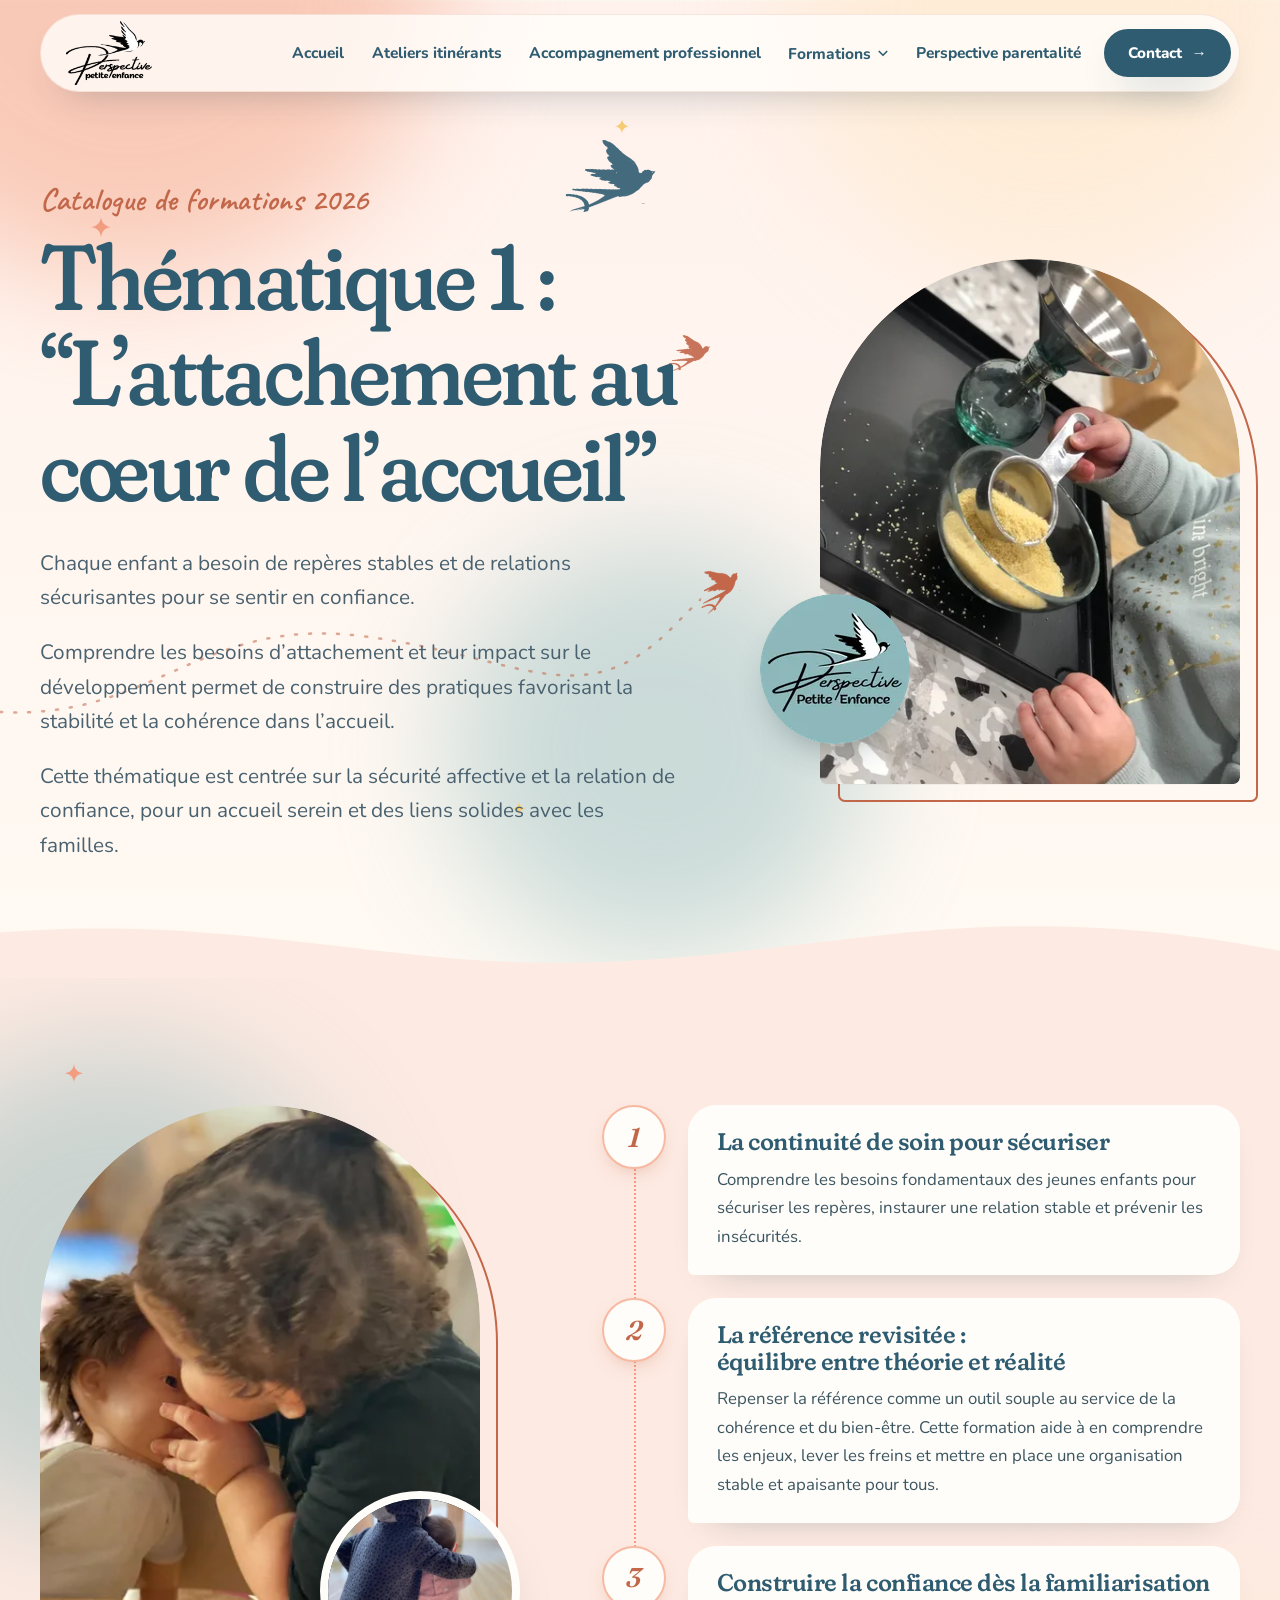
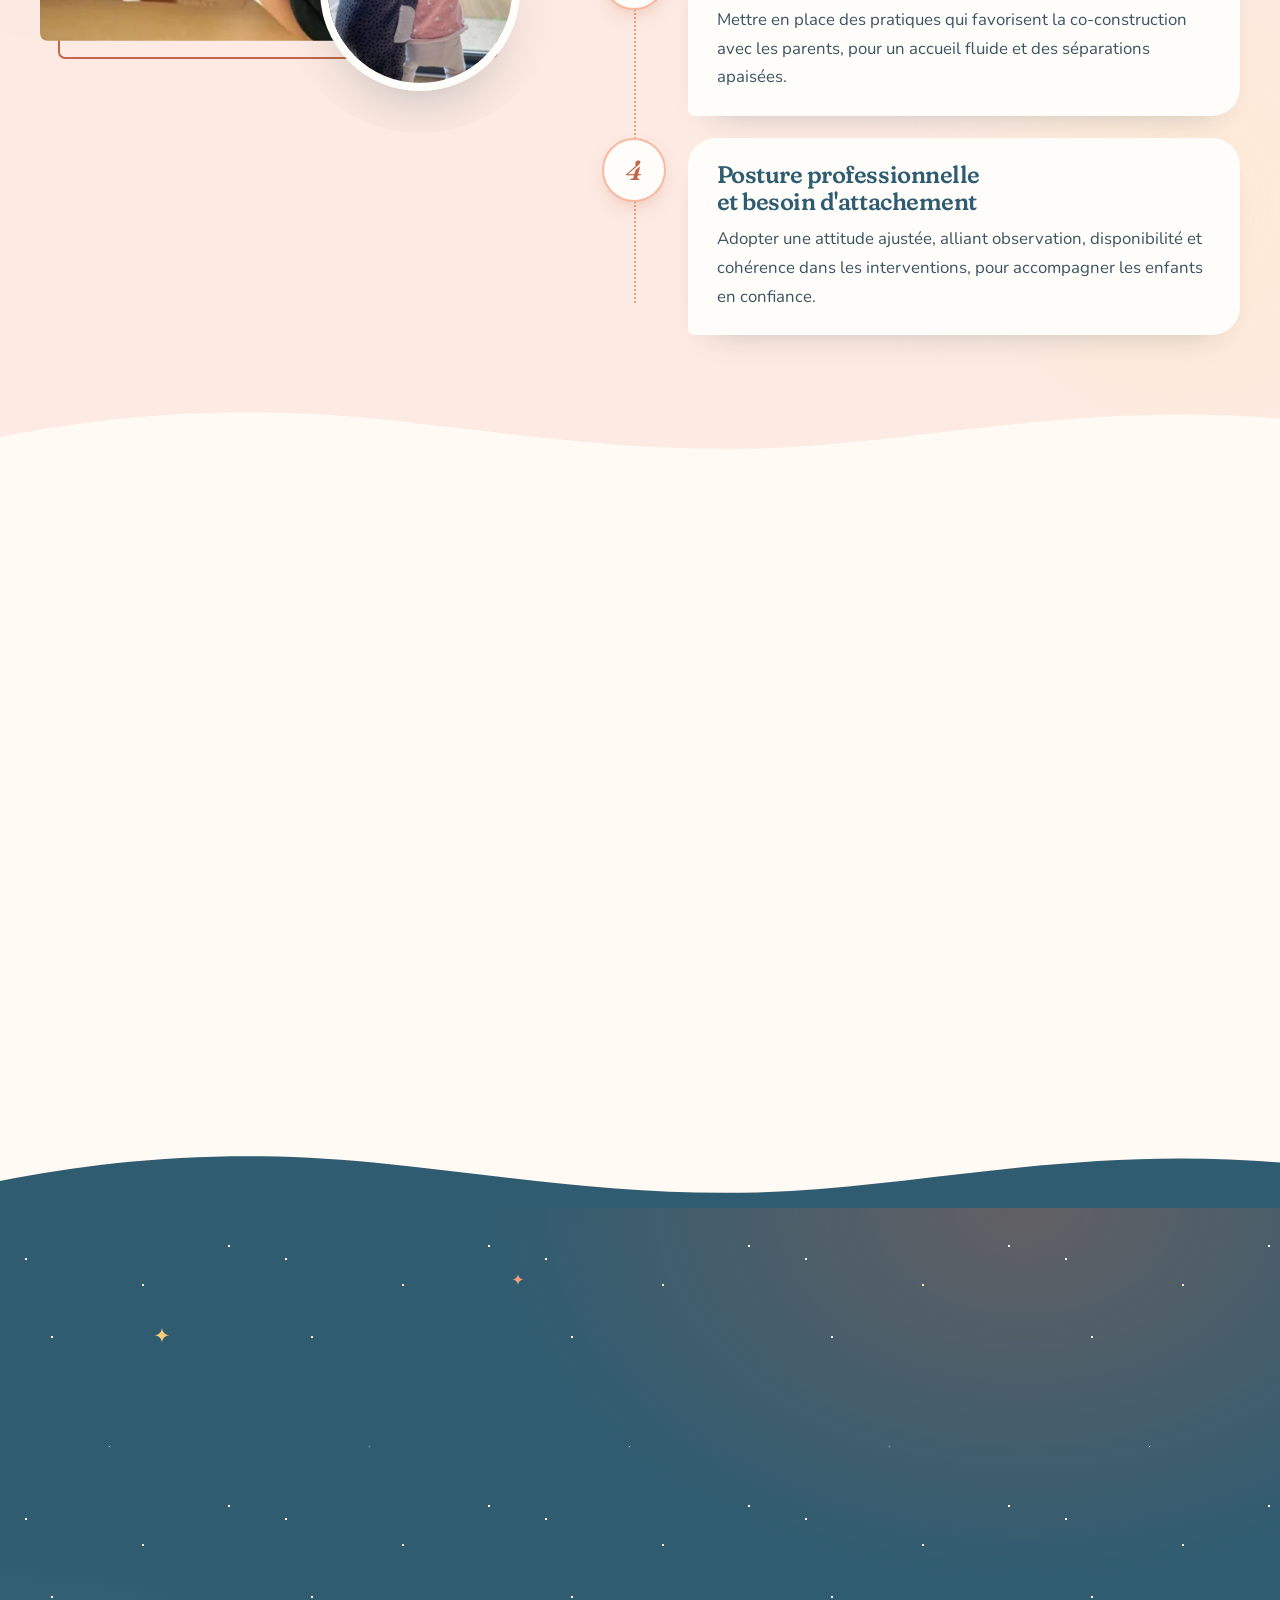
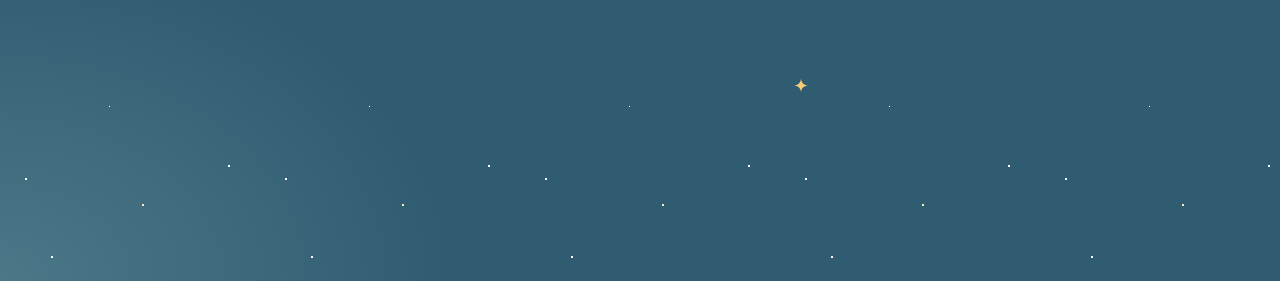
<file: formations-attachement.html>
<!DOCTYPE html><html lang="fr"><head><meta charset="utf-8"><meta name="viewport" content="width=device-width, initial-scale=1.0"><script>
      // Mouvement activé seulement si l'utilisateur n'a pas demandé moins d'animations ; filet de sécurité si le script ne se charge pas.
      if (!matchMedia('(prefers-reduced-motion: reduce)').matches) {
        document.documentElement.classList.add('mvt');
        setTimeout(function () { if (!window.__mvt) document.documentElement.classList.remove('mvt'); }, 2500);
      }
    </script><meta name="generator" content="Astro v7.4.1"><title>L&#39;attachement | Perspective Petite Enfance</title><meta name="description" content="L’attachement au cœur de l’accueil
Formations sur l’attachement en crèche : sécurité affective, continuité de soin, référence, accueil des familles et posture professionnelle pour un accueil serein."><link rel="canonical" href="https://p-pe.fr/formations-attachement"><meta property="og:url" content="https://p-pe.fr/formations-attachement"><meta property="og:title" content="L'attachement | Perspective Petite Enfance"><meta name="twitter:title" content="L'attachement | Perspective Petite Enfance"><meta property="og:type" content="website"><meta property="og:description" content="L’attachement au cœur de l’accueil
Formations sur l’attachement en crèche : sécurité affective, continuité de soin, référence, accueil des familles et posture professionnelle pour un accueil serein."><meta name="twitter:description" content="L’attachement au cœur de l’accueil
Formations sur l’attachement en crèche : sécurité affective, continuité de soin, référence, accueil des familles et posture professionnelle pour un accueil serein."><meta property="og:site_name" content="Perspective Petite Enfance"><meta property="og:image" content="https://p-pe.fr/_astro/partage-ppe.CcZyMxBn_Ww45Q.jpeg"><meta name="twitter:image" content="https://p-pe.fr/_astro/partage-ppe.CcZyMxBn_Ww45Q.jpeg"><meta property="og:image:alt" content><meta name="twitter:image:alt" content><meta name="twitter:card" content="summary_large_image"><link rel="icon" sizes="16x16" href="/_astro/logo-rond-canard._WEd3Khm_1xStTs.png"><link rel="icon" sizes="32x32" href="/_astro/logo-rond-canard._WEd3Khm_Z1JcnmB.png"><link rel="icon" sizes="192x192" href="/_astro/logo-rond-canard._WEd3Khm_1zsHHU.png"><link rel="apple-touch-icon" href="/_astro/logo-rond-canard._WEd3Khm_1N2S4O.png"><link rel="sitemap" href="/sitemap-index.xml"><script type="application/ld+json">{"@context":"https://schema.org/","name":"L'attachement","url":"https://p-pe.fr/formations-attachement","description":"L’attachement au cœur de l’accueil\nFormations sur l’attachement en crèche : sécurité affective, continuité de soin, référence, accueil des familles et posture professionnelle pour un accueil serein.","image":"https://p-pe.fr/_astro/partage-ppe.CcZyMxBn_Ww45Q.jpeg","inLanguage":"fr","keywords":["attachement"],"@type":"WebPage"}</script><style>html.lenis,html.lenis body{height:auto}.lenis:not(.lenis-autoToggle).lenis-stopped{overflow:clip}.lenis [data-lenis-prevent],.lenis [data-lenis-prevent-wheel],.lenis [data-lenis-prevent-touch],.lenis [data-lenis-prevent-vertical],.lenis [data-lenis-prevent-horizontal]{overscroll-behavior:contain}.lenis.lenis-smooth iframe{pointer-events:none}.lenis.lenis-autoToggle{transition-behavior:allow-discrete;transition-property:overflow;transition-duration:1ms}
</style><link rel="stylesheet" href="/_astro/_..CVEN52vb.css"></head><body><a class="lien-evitement" href="#contenu">Aller au contenu</a><header class="site-header" data-astro-cid-nen7h5rs><div class="site-header__barre" data-astro-cid-nen7h5rs><a class="site-header__logo" href="/" aria-label="Perspective Petite Enfance - accueil" data-astro-cid-nen7h5rs><img src="/_astro/logo-ppe.D_nfkCnW_ZM47Bk.webp" srcset="/_astro/logo-ppe.D_nfkCnW_1XpEIo.webp 150w, /_astro/logo-ppe.D_nfkCnW_ZM47Bk.webp 300w" alt="Perspective Petite Enfance logo" sizes="150px" loading="eager" data-astro-cid-nen7h5rs="true" decoding="async" width="300" height="221"></a><button class="burger" type="button" aria-label="Menu" aria-expanded="false" aria-controls="menu-principal" data-astro-cid-nen7h5rs><span data-astro-cid-nen7h5rs></span><span data-astro-cid-nen7h5rs></span><span data-astro-cid-nen7h5rs></span></button><nav id="menu-principal" class="nav" aria-label="Menu principal" data-astro-cid-nen7h5rs><ul class="nav__liste" data-astro-cid-nen7h5rs><li class="nav__item" data-astro-cid-nen7h5rs><a class="nav__lien" href="/" data-astro-cid-nen7h5rs>Accueil</a></li><li class="nav__item" data-astro-cid-nen7h5rs><a class="nav__lien" href="/ateliers-itinerants" data-astro-cid-nen7h5rs>Ateliers itinérants</a></li><li class="nav__item" data-astro-cid-nen7h5rs><a class="nav__lien" href="/accompagnement-professionnel" data-astro-cid-nen7h5rs>Accompagnement professionnel</a></li><li class="nav__item nav__item--parent" data-astro-cid-nen7h5rs><button type="button" class="nav__lien nav__lien--parent" aria-expanded="false" data-astro-cid-nen7h5rs><span data-astro-cid-nen7h5rs>Formations</span><svg class="nav__chevron" width="12" height="12" viewBox="0 0 16 16" fill="none" aria-hidden="true" data-astro-cid-nen7h5rs><path d="M3 6l5 5 5-5" stroke="currentColor" stroke-width="2.2" stroke-linecap="round" stroke-linejoin="round" data-astro-cid-nen7h5rs></path></svg></button><ul class="nav__sous-menu" data-astro-cid-nen7h5rs><li data-astro-cid-nen7h5rs><a class="nav__sous-lien" href="/formations" data-astro-cid-nen7h5rs><span class="nav__puce" data-astro-cid-nen7h5rs>✦</span><span data-astro-cid-nen7h5rs>Présentation</span></a></li><li data-astro-cid-nen7h5rs><a class="nav__sous-lien" href="/formations-attachement" data-astro-cid-nen7h5rs><span class="nav__puce" data-astro-cid-nen7h5rs>1</span><span data-astro-cid-nen7h5rs>L&#39;attachement</span></a></li><li data-astro-cid-nen7h5rs><a class="nav__sous-lien" href="/formations-exploration" data-astro-cid-nen7h5rs><span class="nav__puce" data-astro-cid-nen7h5rs>2</span><span data-astro-cid-nen7h5rs>L&#39;exploration</span></a></li><li data-astro-cid-nen7h5rs><a class="nav__sous-lien" href="/formations-pratiques" data-astro-cid-nen7h5rs><span class="nav__puce" data-astro-cid-nen7h5rs>3</span><span data-astro-cid-nen7h5rs>Pratiques professionnelles</span></a></li></ul></li><li class="nav__item" data-astro-cid-nen7h5rs><a class="nav__lien" href="/perspective-parentalite" data-astro-cid-nen7h5rs>Perspective parentalité</a></li></ul><a class="btn nav__cta" href="/contact-perspective-petite-enfance" data-astro-cid-nen7h5rs>Contact</a><p class="nav__contact" data-astro-cid-nen7h5rs><a href="mailto:contact@p-pe.fr" data-astro-cid-nen7h5rs>contact@p-pe.fr</a><a href="tel:0186044400" data-astro-cid-nen7h5rs>01 86 04 44 00</a></p></nav></div></header><script type="module">var e=document.querySelector(`.burger`),t=document.getElementById(`menu-principal`),n=()=>window.matchMedia(`(max-width: 1080px)`).matches,r=r=>{e?.classList.toggle(`is-open`,r),t?.classList.toggle(`is-open`,r),e?.setAttribute(`aria-expanded`,String(r)),document.body.style.overflow=r&&n()?`hidden`:``};e?.addEventListener(`click`,()=>r(!e.classList.contains(`is-open`))),document.addEventListener(`keydown`,t=>{t.key===`Escape`&&e?.classList.contains(`is-open`)&&(r(!1),e.focus())}),t?.querySelectorAll(`a`).forEach(e=>e.addEventListener(`click`,()=>r(!1))),document.addEventListener(`click`,n=>{let i=n.target;e?.classList.contains(`is-open`)&&!t?.contains(i)&&!e.contains(i)&&r(!1)}),window.addEventListener(`resize`,()=>{!n()&&e?.classList.contains(`is-open`)&&r(!1)}),document.querySelectorAll(`.nav__lien--parent`).forEach(e=>{e.addEventListener(`click`,()=>{let t=e.closest(`.nav__item--parent`)?.classList.toggle(`is-open`)??!1;e.setAttribute(`aria-expanded`,String(t))})});</script><main id="contenu" tabindex="-1"><section class="sec sec--sans-vague entete-page entete-page--image" data-astro-cid-zwu7moz6><span class="aquarelle aquarelle--rose" style="width:620px;height:620px;left:-14%;top:-35%;opacity:0.7" aria-hidden="true" data-astro-cid-wxoehmhe></span><span class="aquarelle aquarelle--peche" style="width:520px;height:520px;left:62%;top:-25%;opacity:0.8" aria-hidden="true" data-astro-cid-wxoehmhe></span><span class="aquarelle aquarelle--lavande" style="width:420px;height:420px;left:35%;top:55%;" aria-hidden="true" data-astro-cid-wxoehmhe></span><svg class="vol" data-oiseau="/_astro/hirondelle.DJ13WODm.png" style="left:0%;top:58%;width:60%;height:160px;color:var(--corail)" viewBox="0 0 1000 400" preserveAspectRatio="none" fill="none" aria-hidden="true" data-astro-cid-wxoehmhe><path d="M0 360 C 200 380, 260 120, 470 170 S 760 380, 880 140 S 990 40, 1000 30" stroke="currentColor" stroke-width="2.5" stroke-dasharray="2 12" stroke-linecap="round" vector-effect="non-scaling-stroke" data-astro-cid-wxoehmhe></path></svg><svg class="etincelle etincelle--rose" style="left:7%;top:22%;width:22px;height:22px;animation-delay:0s" viewBox="0 0 24 24" fill="currentColor" aria-hidden="true" data-astro-cid-wxoehmhe><path d="M12 0c.9 6.6 4.4 10.1 11 11-6.6.9-10.1 4.4-11 11-.9-6.6-4.4-10.1-11-11 6.6-.9 10.1-4.4 11-11z" data-astro-cid-wxoehmhe></path></svg><svg class="etincelle" style="left:48%;top:12%;width:16px;height:16px;animation-delay:0.8s" viewBox="0 0 24 24" fill="currentColor" aria-hidden="true" data-astro-cid-wxoehmhe><path d="M12 0c.9 6.6 4.4 10.1 11 11-6.6.9-10.1 4.4-11 11-.9-6.6-4.4-10.1-11-11 6.6-.9 10.1-4.4 11-11z" data-astro-cid-wxoehmhe></path></svg><svg class="etincelle etincelle--rose" style="left:92%;top:74%;width:20px;height:20px;animation-delay:1.6s" viewBox="0 0 24 24" fill="currentColor" aria-hidden="true" data-astro-cid-wxoehmhe><path d="M12 0c.9 6.6 4.4 10.1 11 11-6.6.9-10.1 4.4-11 11-.9-6.6-4.4-10.1-11-11 6.6-.9 10.1-4.4 11-11z" data-astro-cid-wxoehmhe></path></svg><svg class="etincelle" style="left:40%;top:82%;width:14px;height:14px;animation-delay:2.1s" viewBox="0 0 24 24" fill="currentColor" aria-hidden="true" data-astro-cid-wxoehmhe><path d="M12 0c.9 6.6 4.4 10.1 11 11-6.6.9-10.1 4.4-11 11-.9-6.6-4.4-10.1-11-11 6.6-.9 10.1-4.4 11-11z" data-astro-cid-wxoehmhe></path></svg><span class="hirondelle hirondelle--flotte" style="left:44%;top:14%;width:96px;height:69px;background:var(--canard);opacity:0.9;--r:-8deg;--sx:1;--masque:url(/_astro/hirondelle.DJ13WODm.png)" aria-hidden="true" data-astro-cid-wxoehmhe></span><span class="hirondelle hirondelle--flotte" style="left:52%;top:34%;width:46px;height:33px;background:var(--corail);opacity:0.9;--r:-16deg;--sx:1;--masque:url(/_astro/hirondelle.DJ13WODm.png)" aria-hidden="true" data-astro-cid-wxoehmhe></span><div class="wrap" data-astro-cid-zwu7moz6><div class="entete-page__grille" data-astro-cid-zwu7moz6><div class="entete-page__texte apparait" data-astro-cid-zwu7moz6><p class="main entete-page__surtitre" data-astro-cid-zwu7moz6>Catalogue de formations 2026</p><h1 data-astro-cid-zwu7moz6>Thématique 1 :<br>“L’attachement au cœur de l’accueil”</h1><div class="entete-page__chapo rich lead" data-astro-cid-zwu7moz6><p>Chaque enfant a besoin de repères stables et de relations sécurisantes pour se sentir en confiance.</p><p>Comprendre les besoins d’attachement et leur impact sur le développement permet de construire des pratiques favorisant la stabilité et la cohérence dans l’accueil.</p><p>Cette thématique est centrée sur la sécurité affective et la relation de confiance, pour un accueil serein et des liens solides avec les familles.</p></div></div><div class="entete-page__visuel apparait" data-astro-cid-zwu7moz6><div class="entete-page__arche arche" data-astro-cid-zwu7moz6><img src="/_astro/atelier-10.BUGs0C7b_1JLbNy.webp" srcset="/_astro/atelier-10.BUGs0C7b_Z14kz1m.webp 460w, /_astro/atelier-10.BUGs0C7b_1JLbNy.webp 920w" alt sizes="(max-width: 920px) 80vw, 460px" loading="eager" decoding="async" style="border-radius:0px;" width="920" height="1120" class="photo"></div><span class="arche-contour entete-page__contour" data-astro-cid-zwu7moz6></span><img src="/_astro/logo-rond-lagon.Ch4PJr6S_Z1D5CIn.webp" srcset="/_astro/logo-rond-lagon.Ch4PJr6S_Z1D5CIn.webp 150w, /_astro/logo-rond-lagon.Ch4PJr6S_KTLIS.webp 300w" alt sizes="150px" aria-hidden="true" data-astro-cid-zwu7moz6="true" loading="lazy" decoding="async" width="150" height="150" class="entete-page__badge logo-rond"></div></div></div></section><section class="sec sec--peche points points--image-gauche" data-astro-cid-fuxn47zl><span class="aquarelle aquarelle--lavande" style="width:480px;height:480px;left:-10%;top:10%;" aria-hidden="true" data-astro-cid-wxoehmhe></span><span class="aquarelle aquarelle--peche" style="width:380px;height:380px;left:78%;top:65%;opacity:0.6" aria-hidden="true" data-astro-cid-wxoehmhe></span><svg class="etincelle etincelle--rose" style="left:5%;top:8%;width:20px;height:20px;animation-delay:0s" viewBox="0 0 24 24" fill="currentColor" aria-hidden="true" data-astro-cid-wxoehmhe><path d="M12 0c.9 6.6 4.4 10.1 11 11-6.6.9-10.1 4.4-11 11-.9-6.6-4.4-10.1-11-11 6.6-.9 10.1-4.4 11-11z" data-astro-cid-wxoehmhe></path></svg><svg class="etincelle" style="left:95%;top:40%;width:16px;height:16px;animation-delay:1.3s" viewBox="0 0 24 24" fill="currentColor" aria-hidden="true" data-astro-cid-wxoehmhe><path d="M12 0c.9 6.6 4.4 10.1 11 11-6.6.9-10.1 4.4-11 11-.9-6.6-4.4-10.1-11-11 6.6-.9 10.1-4.4 11-11z" data-astro-cid-wxoehmhe></path></svg><div class="wrap" data-astro-cid-fuxn47zl><div class="points__grille" data-astro-cid-fuxn47zl><div class="points__images" data-astro-cid-fuxn47zl><figure class="points__image arche points__image--1 apparait" data-astro-cid-fuxn47zl><img src="/_astro/attachement-01.D-2CRX2G_Z12tCOM.webp" srcset="/_astro/attachement-01.D-2CRX2G_1dnBmu.webp 460w, /_astro/attachement-01.D-2CRX2G_Z12tCOM.webp 920w" alt sizes="(max-width: 920px) 80vw, 460px" loading="lazy" decoding="async" style="border-radius:0px;" width="920" height="1120" class="photo"></figure><figure class="points__image rond points__image--2 apparait" data-astro-cid-fuxn47zl><img src="/_astro/attachement-02.BUuSMe1o_1QCB6E.webp" srcset="/_astro/attachement-02.BUuSMe1o_12FE4G.webp 240w, /_astro/attachement-02.BUuSMe1o_1QCB6E.webp 480w" alt sizes="(max-width: 920px) 80vw, 460px" loading="lazy" decoding="async" style="border-radius:0px;" width="480" height="480" class="photo"></figure><span class="arche-contour points__contour" data-astro-cid-fuxn47zl></span></div><ol class="points__liste" data-astro-cid-fuxn47zl><li class="point apparait" data-astro-cid-fuxn47zl><span class="point__marqueur" aria-hidden="true" data-astro-cid-fuxn47zl><span class="point__numero" data-astro-cid-fuxn47zl>1</span></span><div class="point__corps" data-astro-cid-fuxn47zl><h3 class="point__titre" data-astro-cid-fuxn47zl>La continuité de soin pour sécuriser</h3><div class="point__texte rich" data-astro-cid-fuxn47zl><p>Comprendre les besoins fondamentaux des jeunes enfants pour sécuriser les repères, instaurer une relation stable et prévenir les insécurités.</p></div></div></li><li class="point apparait" data-astro-cid-fuxn47zl><span class="point__marqueur" aria-hidden="true" data-astro-cid-fuxn47zl><span class="point__numero" data-astro-cid-fuxn47zl>2</span></span><div class="point__corps" data-astro-cid-fuxn47zl><h3 class="point__titre" data-astro-cid-fuxn47zl>La référence revisitée : équilibre entre théorie et réalité</h3><div class="point__texte rich" data-astro-cid-fuxn47zl><p>Repenser la référence comme un outil souple au service de la cohérence et du bien-être. Cette formation aide à en comprendre les enjeux, lever les freins et mettre en place une organisation stable et apaisante pour tous.</p></div></div></li><li class="point apparait" data-astro-cid-fuxn47zl><span class="point__marqueur" aria-hidden="true" data-astro-cid-fuxn47zl><span class="point__numero" data-astro-cid-fuxn47zl>3</span></span><div class="point__corps" data-astro-cid-fuxn47zl><h3 class="point__titre" data-astro-cid-fuxn47zl>Construire la confiance dès la familiarisation</h3><div class="point__texte rich" data-astro-cid-fuxn47zl><p>Mettre en place des pratiques qui favorisent la co-construction avec les parents, pour un accueil fluide et des séparations apaisées.</p></div></div></li><li class="point apparait" data-astro-cid-fuxn47zl><span class="point__marqueur" aria-hidden="true" data-astro-cid-fuxn47zl><span class="point__numero" data-astro-cid-fuxn47zl>4</span></span><div class="point__corps" data-astro-cid-fuxn47zl><h3 class="point__titre" data-astro-cid-fuxn47zl>Posture professionnelle et besoin d'attachement</h3><div class="point__texte rich" data-astro-cid-fuxn47zl><p>Adopter une attitude ajustée, alliant observation, disponibilité et cohérence dans les interventions, pour accompagner les enfants en confiance.</p></div></div></li></ol></div></div></section><section class="sec sec--peche-clair cta" data-astro-cid-y3m7tdo3><div class="wrap" data-astro-cid-y3m7tdo3><div class="cta__boite ciel apparait" data-astro-cid-y3m7tdo3><span class="aquarelle aquarelle--framboise" style="width:420px;height:420px;left:60%;top:-50%;" aria-hidden="true" data-astro-cid-wxoehmhe></span><svg class="vol" data-oiseau="/_astro/hirondelle.DJ13WODm.png" style="left:30%;top:15%;width:60%;height:180px;color:var(--peche)" viewBox="0 0 1000 400" preserveAspectRatio="none" fill="none" aria-hidden="true" data-astro-cid-wxoehmhe><path d="M0 360 C 200 380, 260 120, 470 170 S 760 380, 880 140 S 990 40, 1000 30" stroke="currentColor" stroke-width="2.5" stroke-dasharray="2 12" stroke-linecap="round" vector-effect="non-scaling-stroke" data-astro-cid-wxoehmhe></path></svg><svg class="etincelle" style="left:6%;top:18%;width:20px;height:20px;animation-delay:0s" viewBox="0 0 24 24" fill="currentColor" aria-hidden="true" data-astro-cid-wxoehmhe><path d="M12 0c.9 6.6 4.4 10.1 11 11-6.6.9-10.1 4.4-11 11-.9-6.6-4.4-10.1-11-11 6.6-.9 10.1-4.4 11-11z" data-astro-cid-wxoehmhe></path></svg><svg class="etincelle etincelle--rose" style="left:90%;top:75%;width:16px;height:16px;animation-delay:1.1s" viewBox="0 0 24 24" fill="currentColor" aria-hidden="true" data-astro-cid-wxoehmhe><path d="M12 0c.9 6.6 4.4 10.1 11 11-6.6.9-10.1 4.4-11 11-.9-6.6-4.4-10.1-11-11 6.6-.9 10.1-4.4 11-11z" data-astro-cid-wxoehmhe></path></svg><svg class="etincelle" style="left:45%;top:88%;width:12px;height:12px;animation-delay:2s" viewBox="0 0 24 24" fill="currentColor" aria-hidden="true" data-astro-cid-wxoehmhe><path d="M12 0c.9 6.6 4.4 10.1 11 11-6.6.9-10.1 4.4-11 11-.9-6.6-4.4-10.1-11-11 6.6-.9 10.1-4.4 11-11z" data-astro-cid-wxoehmhe></path></svg><span class="hirondelle hirondelle--flotte" style="left:78%;top:10%;width:140px;height:101px;background:rgba(255,255,255,0.2);opacity:0.9;--r:-10deg;--sx:1;--masque:url(/_astro/hirondelle.DJ13WODm.png)" aria-hidden="true" data-astro-cid-wxoehmhe></span><span class="hirondelle hirondelle--flotte" style="left:70%;top:42%;width:56px;height:40px;background:var(--peche);opacity:0.9;--r:-20deg;--sx:1;--masque:url(/_astro/hirondelle.DJ13WODm.png)" aria-hidden="true" data-astro-cid-wxoehmhe></span><div class="badge-rond cta__badge" style="width:140px;height:140px;--fond:var(--papier);--couleur:var(--canard);" aria-hidden="true" data-astro-cid-2hp7qu5e><svg class="badge-rond__texte" viewBox="0 0 200 200" data-astro-cid-2hp7qu5e><defs data-astro-cid-2hp7qu5e><path id="cercle-0fcijw" d="M100,100 m-78,0 a78,78 0 1,1 156,0 a78,78 0 1,1 -156,0" data-astro-cid-2hp7qu5e></path></defs><text data-astro-cid-2hp7qu5e><textPath href="#cercle-0fcijw" textLength="488" lengthAdjust="spacing" data-astro-cid-2hp7qu5e>Devis gratuit ✦ Sur-mesure ✦ Devis gratuit ✦ Sur-mesure ✦ </textPath></text></svg><span class="badge-rond__centre" style="--masque:url(/_astro/hirondelle.DJ13WODm.png)" data-astro-cid-2hp7qu5e></span></div><div class="cta__contenu" data-astro-cid-y3m7tdo3><p class="main cta__surtitre" data-astro-cid-y3m7tdo3>Cette thématique vous parle ?</p><h2 class="cta__titre" data-astro-cid-y3m7tdo3>Construisons votre <em>parcours</em> de formation</h2><div class="cta__texte rich lead" data-astro-cid-y3m7tdo3><p>Choisissez les modules qui répondent à vos priorités : nous adaptons le programme à votre équipe.</p></div><div class="cta__actions" data-astro-cid-y3m7tdo3><a class="btn btn--peche btn--mulish btn--grande" href="/contact-perspective-petite-enfance">Demander un programme</a><a class="btn btn--bleu btn--mulish btn--grande btn--clair" href="/formations">Toutes les thématiques</a></div></div></div></div></section></main><footer class="sec footer ciel" data-astro-cid-jo6i4kqk><svg class="vol" data-oiseau="/_astro/hirondelle.DJ13WODm.png" style="left:30%;top:4%;width:60%;height:160px;color:var(--peche)" viewBox="0 0 1000 400" preserveAspectRatio="none" fill="none" aria-hidden="true" data-astro-cid-wxoehmhe><path d="M0 360 C 200 380, 260 120, 470 170 S 760 380, 880 140 S 990 40, 1000 30" stroke="currentColor" stroke-width="2.5" stroke-dasharray="2 12" stroke-linecap="round" vector-effect="non-scaling-stroke" data-astro-cid-wxoehmhe></path></svg><svg class="etincelle" style="left:12%;top:18%;width:16px;height:16px;animation-delay:0s" viewBox="0 0 24 24" fill="currentColor" aria-hidden="true" data-astro-cid-wxoehmhe><path d="M12 0c.9 6.6 4.4 10.1 11 11-6.6.9-10.1 4.4-11 11-.9-6.6-4.4-10.1-11-11 6.6-.9 10.1-4.4 11-11z" data-astro-cid-wxoehmhe></path></svg><svg class="etincelle etincelle--rose" style="left:40%;top:10%;width:12px;height:12px;animation-delay:1s" viewBox="0 0 24 24" fill="currentColor" aria-hidden="true" data-astro-cid-wxoehmhe><path d="M12 0c.9 6.6 4.4 10.1 11 11-6.6.9-10.1 4.4-11 11-.9-6.6-4.4-10.1-11-11 6.6-.9 10.1-4.4 11-11z" data-astro-cid-wxoehmhe></path></svg><svg class="etincelle" style="left:62%;top:70%;width:14px;height:14px;animation-delay:2s" viewBox="0 0 24 24" fill="currentColor" aria-hidden="true" data-astro-cid-wxoehmhe><path d="M12 0c.9 6.6 4.4 10.1 11 11-6.6.9-10.1 4.4-11 11-.9-6.6-4.4-10.1-11-11 6.6-.9 10.1-4.4 11-11z" data-astro-cid-wxoehmhe></path></svg><span class="hirondelle hirondelle--flotte" style="left:74%;top:8%;width:170px;height:122px;background:rgba(255,255,255,0.16);opacity:0.9;--r:-10deg;--sx:1;--masque:url(/_astro/hirondelle.DJ13WODm.png)" aria-hidden="true" data-astro-cid-wxoehmhe></span><span class="hirondelle hirondelle--flotte" style="left:86%;top:30%;width:70px;height:50px;background:rgba(247,185,161,0.35);opacity:0.9;--r:-18deg;--sx:1;--masque:url(/_astro/hirondelle.DJ13WODm.png)" aria-hidden="true" data-astro-cid-wxoehmhe></span><div class="wrap" data-astro-cid-jo6i4kqk><div class="footer__haut" data-astro-cid-jo6i4kqk><div class="footer__marque" data-astro-cid-jo6i4kqk><span class="footer__logo" style="--masque:url(/_astro/logo-ppe.D_nfkCnW.png)" role="img" aria-label="Perspective Petite Enfance logo" data-astro-cid-jo6i4kqk></span><p class="footer__accroche" data-astro-cid-jo6i4kqk>Ensemble créons un environnement unique, pour chaque enfant et chaque équipe.</p><a class="btn btn--clair footer__cta" href="/contact-perspective-petite-enfance" data-astro-cid-jo6i4kqk>Prendre contact</a></div><nav class="footer__col" aria-label="Pied de page" data-astro-cid-jo6i4kqk><h3 class="footer__titre" data-astro-cid-jo6i4kqk>Explorer</h3><ul class="footer__liste" data-astro-cid-jo6i4kqk><li data-astro-cid-jo6i4kqk><a href="/" data-astro-cid-jo6i4kqk>Accueil</a></li><li data-astro-cid-jo6i4kqk><a href="/ateliers-itinerants" data-astro-cid-jo6i4kqk>Ateliers itinérants</a></li><li data-astro-cid-jo6i4kqk><a href="/accompagnement-professionnel" data-astro-cid-jo6i4kqk>Accompagnement professionnel</a></li><li data-astro-cid-jo6i4kqk><a href="/formations" data-astro-cid-jo6i4kqk>Présentation</a></li><li data-astro-cid-jo6i4kqk><a href="/formations-attachement" data-astro-cid-jo6i4kqk>L&#39;attachement</a></li><li data-astro-cid-jo6i4kqk><a href="/formations-exploration" data-astro-cid-jo6i4kqk>L&#39;exploration</a></li><li data-astro-cid-jo6i4kqk><a href="/formations-pratiques" data-astro-cid-jo6i4kqk>Pratiques professionnelles</a></li><li data-astro-cid-jo6i4kqk><a href="/perspective-parentalite" data-astro-cid-jo6i4kqk>Perspective parentalité</a></li><li data-astro-cid-jo6i4kqk><a href="/contact-perspective-petite-enfance" data-astro-cid-jo6i4kqk>Contact</a></li></ul></nav><div class="footer__col" data-astro-cid-jo6i4kqk><h3 class="footer__titre" data-astro-cid-jo6i4kqk>Coordonnées</h3><ul class="footer__liste footer__liste--contact" data-astro-cid-jo6i4kqk><li data-astro-cid-jo6i4kqk><svg class viewBox="0 0 24 24" fill="none" stroke="currentColor" stroke-width="1.8" stroke-linecap="round" stroke-linejoin="round" aria-hidden="true" focusable="false"><path d="M5 4h4l2 5-2.5 1.5a11 11 0 0 0 5 5L15 13l5 2v4a2 2 0 0 1-2 2A16 16 0 0 1 3 6a2 2 0 0 1 2-2z"></path></svg><a href="tel:0186044400" data-astro-cid-jo6i4kqk>01 86 04 44 00</a></li><li data-astro-cid-jo6i4kqk><svg class viewBox="0 0 24 24" fill="none" stroke="currentColor" stroke-width="1.8" stroke-linecap="round" stroke-linejoin="round" aria-hidden="true" focusable="false"><path d="M5 4h4l2 5-2.5 1.5a11 11 0 0 0 5 5L15 13l5 2v4a2 2 0 0 1-2 2A16 16 0 0 1 3 6a2 2 0 0 1 2-2z"></path></svg><a href="tel:0627225742" data-astro-cid-jo6i4kqk>06 27 22 57 42</a></li><li data-astro-cid-jo6i4kqk><svg class viewBox="0 0 24 24" fill="none" stroke="currentColor" stroke-width="1.8" stroke-linecap="round" stroke-linejoin="round" aria-hidden="true" focusable="false"><path d="M3 6h18v12H3zM3 7l9 6 9-6"></path></svg><a href="mailto:contact@p-pe.fr" data-astro-cid-jo6i4kqk>contact@p-pe.fr</a></li></ul><ul class="footer__reseaux" data-astro-cid-jo6i4kqk><li data-astro-cid-jo6i4kqk><a href="https://www.linkedin.com/company/perspective-petite-enfance" target="_blank" rel="noopener" title="Go to linkedin page" data-astro-cid-jo6i4kqk><svg width="20" height="20" viewBox="0 0 24 24" fill="none" xmlns="http://www.w3.org/2000/svg" aria-hidden="true" focusable="false"><path d="M6.20156 21H1.84688V6.97969H6.20156V21ZM4.02187 5.06719C2.62969 5.06719 1.5 3.91406 1.5 2.52187C1.5 1.85303 1.7657 1.21158 2.23864 0.73864C2.71158 0.265697 3.35303 0 4.02187 0C4.69072 0 5.33217 0.265697 5.80511 0.73864C6.27805 1.21158 6.54375 1.85303 6.54375 2.52187C6.54375 3.91406 5.41406 5.06719 4.02187 5.06719ZM22.4953 21H18.15V14.175C18.15 12.5484 18.1172 10.4625 15.8859 10.4625C13.6219 10.4625 13.275 12.2297 13.275 14.0578V21H8.925V6.97969H13.1016V8.89219H13.1625C13.7438 7.79062 15.1641 6.62812 17.2828 6.62812C21.6891 6.62812 22.5 9.52969 22.5 13.2984V21H22.4953Z" fill="currentColor"></path></svg><span class="sr-only">LinkedIn</span></a></li><li data-astro-cid-jo6i4kqk><a href="https://www.instagram.com/perspective.petite.enfance" target="_blank" rel="noopener" title="Go to instagram page" data-astro-cid-jo6i4kqk><svg width="20" height="20" viewBox="0 0 24 24" fill="none" xmlns="http://www.w3.org/2000/svg" aria-hidden="true" focusable="false"><path d="M12.0027 5.84808C8.59743 5.84808 5.85075 8.59477 5.85075 12C5.85075 15.4053 8.59743 18.1519 12.0027 18.1519C15.4079 18.1519 18.1546 15.4053 18.1546 12C18.1546 8.59477 15.4079 5.84808 12.0027 5.84808ZM12.0027 15.9996C9.80212 15.9996 8.00312 14.2059 8.00312 12C8.00312 9.7941 9.79677 8.00046 12.0027 8.00046C14.2086 8.00046 16.0022 9.7941 16.0022 12C16.0022 14.2059 14.2032 15.9996 12.0027 15.9996ZM19.8412 5.59644C19.8412 6.39421 19.1987 7.03135 18.4062 7.03135C17.6085 7.03135 16.9713 6.38885 16.9713 5.59644C16.9713 4.80402 17.6138 4.16153 18.4062 4.16153C19.1987 4.16153 19.8412 4.80402 19.8412 5.59644ZM23.9157 7.05277C23.8247 5.13063 23.3856 3.42798 21.9775 2.02523C20.5748 0.622485 18.8721 0.183425 16.95 0.0870142C14.9691 -0.0254218 9.03094 -0.0254218 7.05 0.0870142C5.13321 0.178071 3.43056 0.617131 2.02247 2.01988C0.614379 3.42263 0.180675 5.12528 0.0842616 7.04742C-0.0281744 9.02836 -0.0281744 14.9663 0.0842616 16.9472C0.175321 18.8694 0.614379 20.572 2.02247 21.9748C3.43056 23.3775 5.12786 23.8166 7.05 23.913C9.03094 24.0254 14.9691 24.0254 16.95 23.913C18.8721 23.8219 20.5748 23.3829 21.9775 21.9748C23.3803 20.572 23.8193 18.8694 23.9157 16.9472C24.0281 14.9663 24.0281 9.03371 23.9157 7.05277ZM21.3565 19.0728C20.9388 20.1222 20.1303 20.9307 19.0756 21.3537C17.4961 21.9801 13.748 21.8355 12.0027 21.8355C10.2573 21.8355 6.50389 21.9748 4.92971 21.3537C3.88036 20.936 3.07188 20.1275 2.64888 19.0728C2.02247 17.4933 2.16705 13.7453 2.16705 12C2.16705 10.2547 2.02782 6.5013 2.64888 4.92717C3.06652 3.87783 3.875 3.06936 4.92971 2.64636C6.50924 2.01988 10.2573 2.16452 12.0027 2.16452C13.748 2.16452 17.5015 2.02523 19.0756 2.64636C20.125 3.064 20.9335 3.87247 21.3565 4.92717C21.9829 6.50666 21.8383 10.2547 21.8383 12C21.8383 13.7453 21.9829 17.4987 21.3565 19.0728Z" fill="currentColor"></path></svg><span class="sr-only">Instagram</span></a></li><li data-astro-cid-jo6i4kqk><a href="https://www.facebook.com/profile.php?id=61570478800242" target="_blank" rel="noopener" title="Go to facebook page" data-astro-cid-jo6i4kqk><svg width="20" height="20" viewBox="0 0 24 24" fill="none" xmlns="http://www.w3.org/2000/svg" aria-hidden="true" focusable="false"><path d="M24 12.0726C24 5.44354 18.629 0.0725708 12 0.0725708C5.37097 0.0725708 0 5.44354 0 12.0726C0 18.0619 4.38823 23.0264 10.125 23.9274V15.5414H7.07661V12.0726H10.125V9.4287C10.125 6.42144 11.9153 4.76031 14.6574 4.76031C15.9706 4.76031 17.3439 4.99451 17.3439 4.99451V7.94612H15.8303C14.34 7.94612 13.875 8.87128 13.875 9.82015V12.0726H17.2031L16.6708 15.5414H13.875V23.9274C19.6118 23.0264 24 18.0619 24 12.0726Z" fill="currentColor"></path></svg><span class="sr-only">Facebook</span></a></li></ul></div></div><div class="footer__bas" data-astro-cid-jo6i4kqk><p data-astro-cid-jo6i4kqk>M.Montbarbon (E.I.) SIRET : 84328942200035 NDA : 53291032129 © 2024. All rights reserved.</p><a href="/mentions-legales" data-astro-cid-jo6i4kqk>Mentions légales</a></div></div></footer><button class="haut" type="button" aria-label="Remonter en haut de la page"><svg viewBox="0 0 24 24" fill="none" aria-hidden="true"><path d="M12 19V5M5 12l7-7 7 7" stroke="currentColor" stroke-width="2.4" stroke-linecap="round" stroke-linejoin="round"></path></svg></button><script type="module" src="/_astro/Base.astro_astro_type_script_index_0_lang.CKbqx2ip.js"></script><div class="lightbox" id="lightbox" role="dialog" aria-modal="true" aria-label="Image agrandie" hidden><button class="lightbox__nav lightbox__nav--prev" type="button" aria-label="Image précédente">‹</button><img alt=""><button class="lightbox__nav lightbox__nav--next" type="button" aria-label="Image suivante">›</button><button class="lightbox__close" type="button" aria-label="Fermer">×</button></div><script type="module">var e=document.getElementById(`lightbox`),t=e.querySelector(`img`),n=Array.from(document.querySelectorAll(`img[data-lightbox]`)),r=[],i=0,a=()=>{let e=r[i];t.src=e.currentSrc||e.src,t.alt=e.alt},o=t=>{r=n.filter(e=>e.dataset.lightbox===t.dataset.lightbox),i=r.indexOf(t),a(),e.hidden=!1,e.classList.add(`is-open`),document.body.style.overflow=`hidden`},s=()=>{e.classList.remove(`is-open`),e.hidden=!0,document.body.style.overflow=``};n.forEach(e=>e.addEventListener(`click`,()=>o(e))),e.querySelector(`.lightbox__close`)?.addEventListener(`click`,s),e.querySelector(`.lightbox__nav--prev`)?.addEventListener(`click`,()=>{i=(i-1+r.length)%r.length,a()}),e.querySelector(`.lightbox__nav--next`)?.addEventListener(`click`,()=>{i=(i+1)%r.length,a()}),e.addEventListener(`click`,t=>{t.target===e&&s()}),document.addEventListener(`keydown`,t=>{e.hidden||(t.key===`Escape`&&s(),t.key===`ArrowLeft`&&(i=(i-1+r.length)%r.length,a()),t.key===`ArrowRight`&&(i=(i+1)%r.length,a()))});var c=0;e.addEventListener(`touchstart`,e=>{c=e.touches[0].clientX},{passive:!0}),e.addEventListener(`touchend`,e=>{let t=e.changedTouches[0].clientX-c;Math.abs(t)<50||r.length<2||(i=(i+(t<0?1:-1)+r.length)%r.length,a())});</script></body></html>
</file>
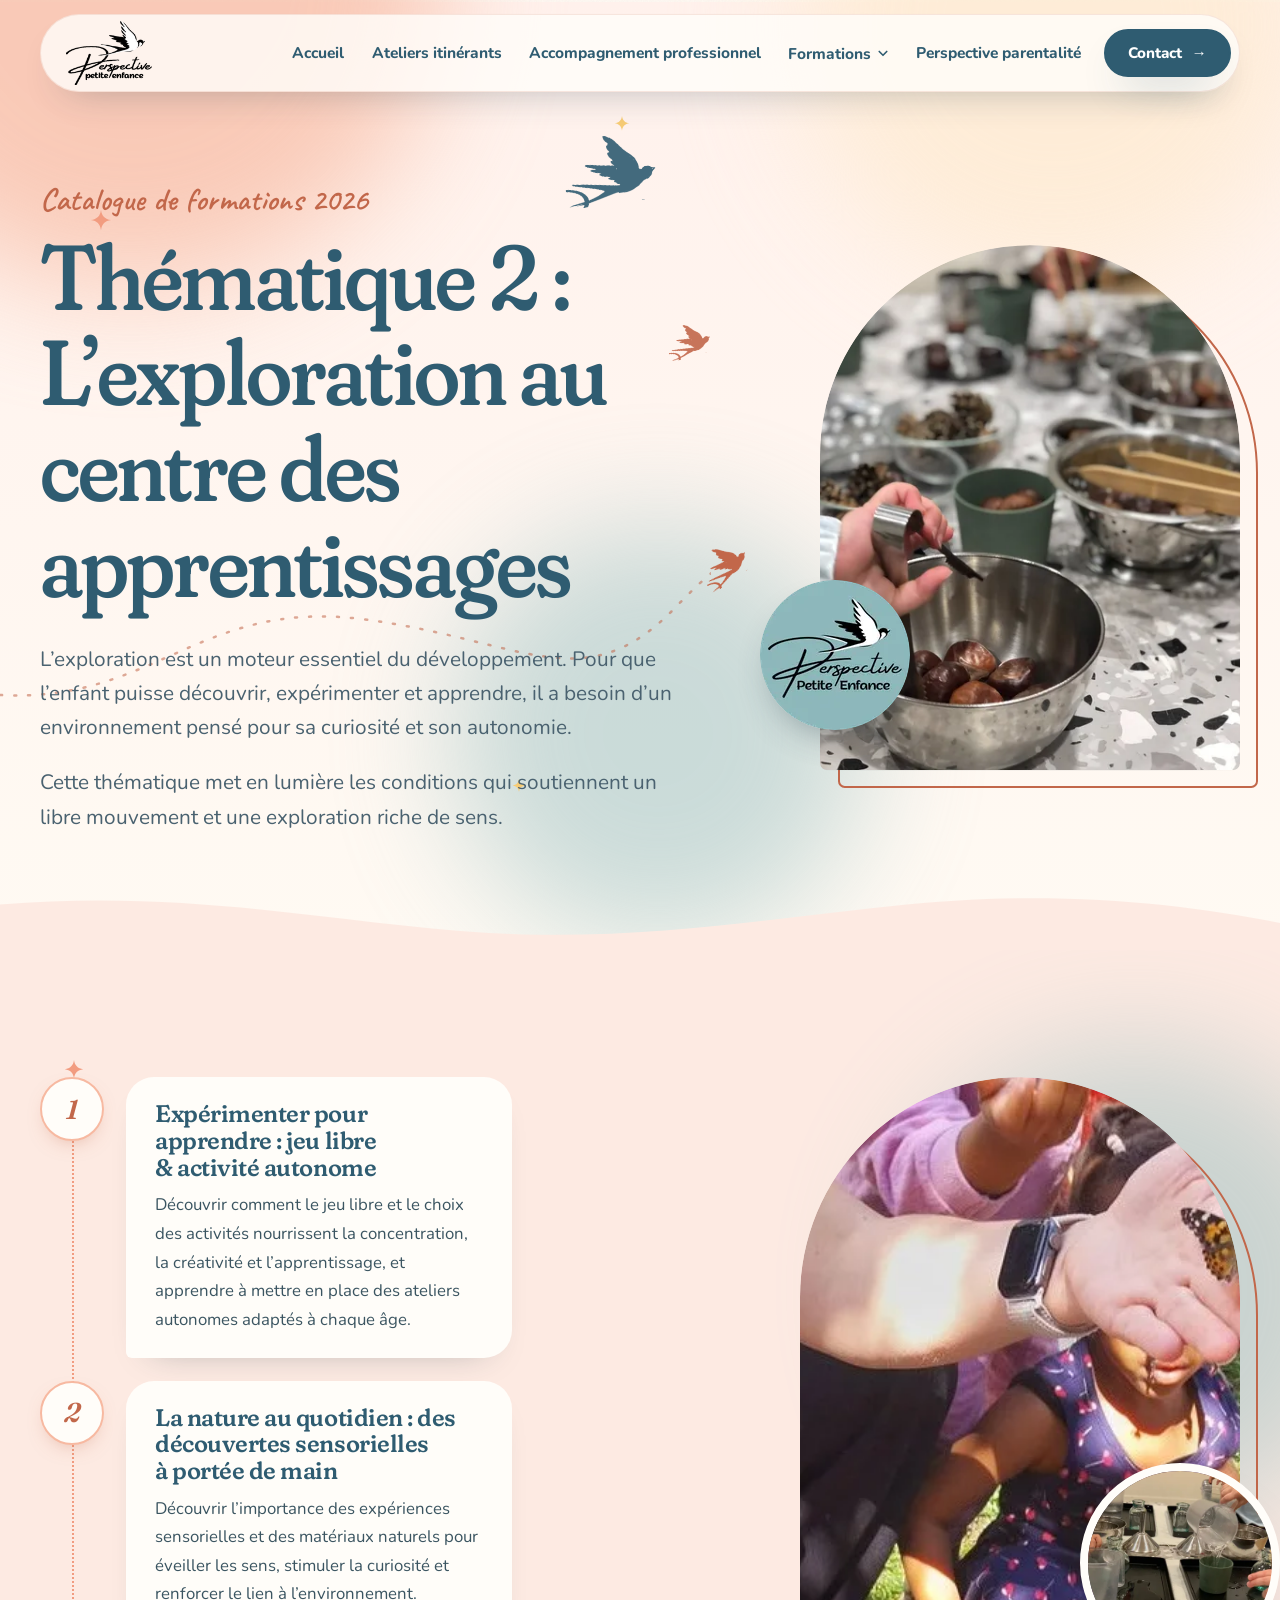
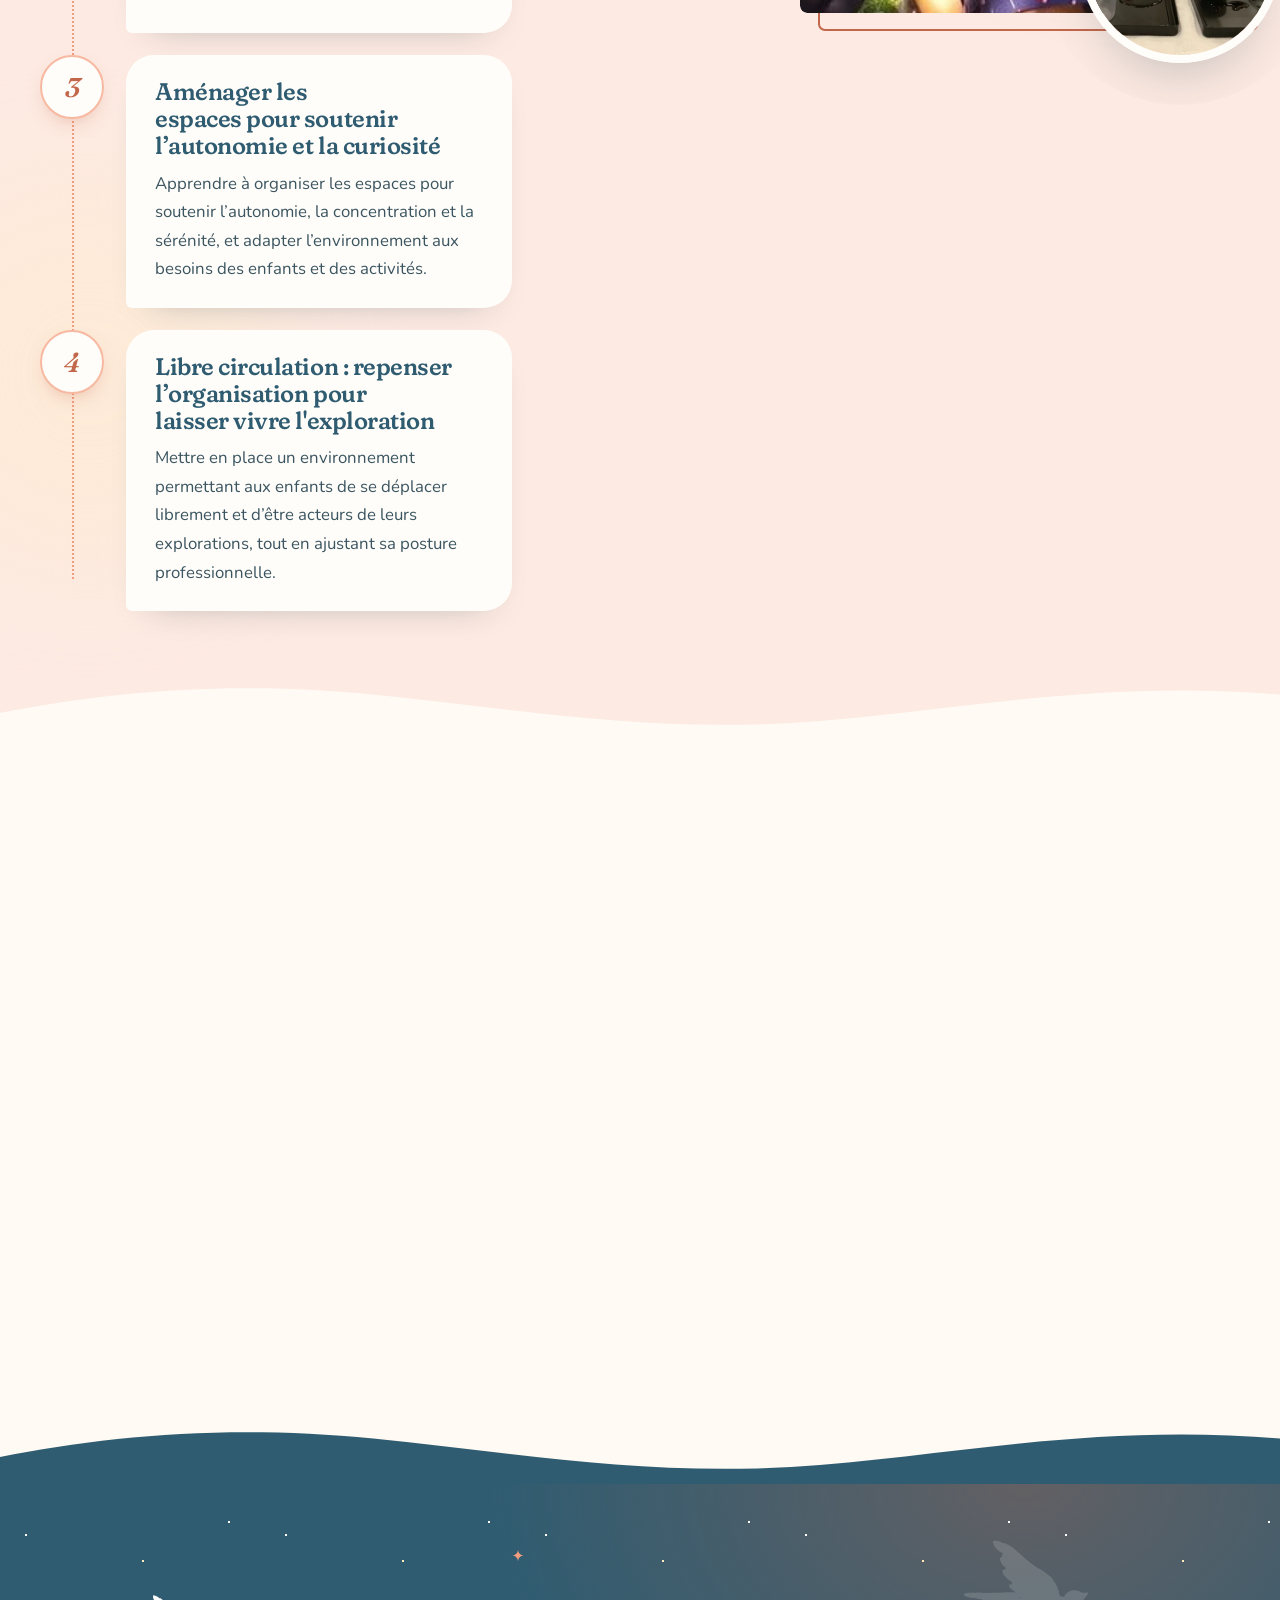
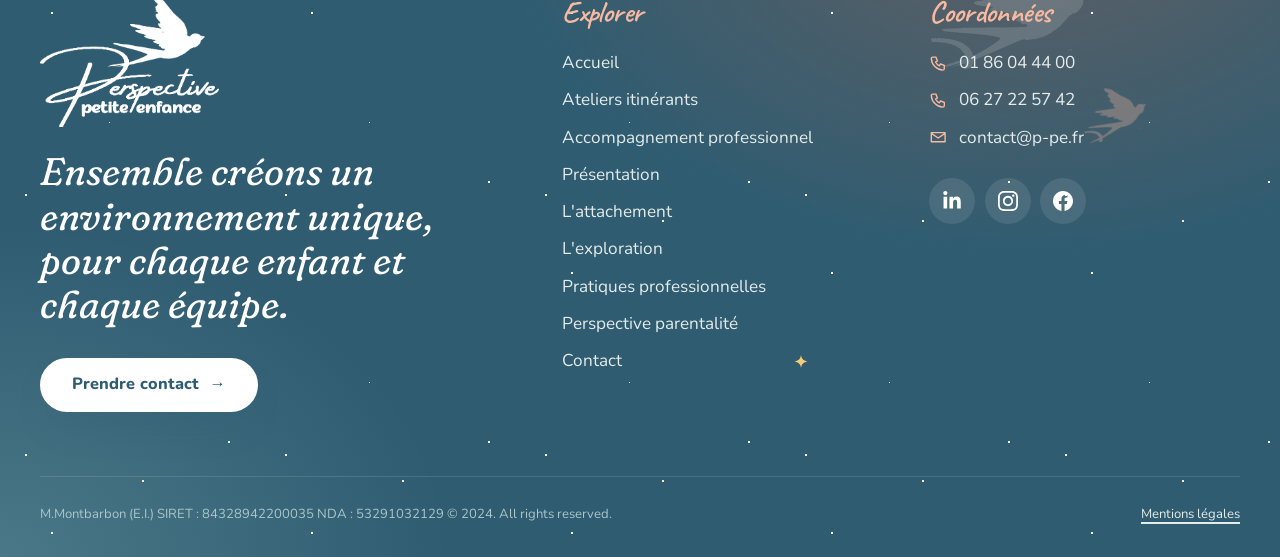
<file: formations-exploration.html>
<!DOCTYPE html><html lang="fr"><head><meta charset="utf-8"><meta name="viewport" content="width=device-width, initial-scale=1.0"><script>
      // Mouvement activé seulement si l'utilisateur n'a pas demandé moins d'animations ; filet de sécurité si le script ne se charge pas.
      if (!matchMedia('(prefers-reduced-motion: reduce)').matches) {
        document.documentElement.classList.add('mvt');
        setTimeout(function () { if (!window.__mvt) document.documentElement.classList.remove('mvt'); }, 2500);
      }
    </script><meta name="generator" content="Astro v7.4.1"><title>L&#39;exploration | Perspective Petite Enfance</title><meta name="description" content="L’exploration au centre des apprentissages
Encouragez la curiosité et l’autonomie en crèche : formations sur le jeu libre, les activités autonomes, la nature, l’aménagement des espaces et la libre circulation."><link rel="canonical" href="https://p-pe.fr/formations-exploration"><meta property="og:url" content="https://p-pe.fr/formations-exploration"><meta property="og:title" content="L'exploration | Perspective Petite Enfance"><meta name="twitter:title" content="L'exploration | Perspective Petite Enfance"><meta property="og:type" content="website"><meta property="og:description" content="L’exploration au centre des apprentissages
Encouragez la curiosité et l’autonomie en crèche : formations sur le jeu libre, les activités autonomes, la nature, l’aménagement des espaces et la libre circulation."><meta name="twitter:description" content="L’exploration au centre des apprentissages
Encouragez la curiosité et l’autonomie en crèche : formations sur le jeu libre, les activités autonomes, la nature, l’aménagement des espaces et la libre circulation."><meta property="og:site_name" content="Perspective Petite Enfance"><meta property="og:image" content="https://p-pe.fr/_astro/partage-ppe.CcZyMxBn_Ww45Q.jpeg"><meta name="twitter:image" content="https://p-pe.fr/_astro/partage-ppe.CcZyMxBn_Ww45Q.jpeg"><meta property="og:image:alt" content><meta name="twitter:image:alt" content><meta name="twitter:card" content="summary_large_image"><link rel="icon" sizes="16x16" href="/_astro/logo-rond-canard._WEd3Khm_1xStTs.png"><link rel="icon" sizes="32x32" href="/_astro/logo-rond-canard._WEd3Khm_Z1JcnmB.png"><link rel="icon" sizes="192x192" href="/_astro/logo-rond-canard._WEd3Khm_1zsHHU.png"><link rel="apple-touch-icon" href="/_astro/logo-rond-canard._WEd3Khm_1N2S4O.png"><link rel="sitemap" href="/sitemap-index.xml"><script type="application/ld+json">{"@context":"https://schema.org/","name":"L'exploration","url":"https://p-pe.fr/formations-exploration","description":"L’exploration au centre des apprentissages\nEncouragez la curiosité et l’autonomie en crèche : formations sur le jeu libre, les activités autonomes, la nature, l’aménagement des espaces et la libre circulation.","image":"https://p-pe.fr/_astro/partage-ppe.CcZyMxBn_Ww45Q.jpeg","inLanguage":"fr","keywords":["Exploration"],"@type":"WebPage"}</script><style>html.lenis,html.lenis body{height:auto}.lenis:not(.lenis-autoToggle).lenis-stopped{overflow:clip}.lenis [data-lenis-prevent],.lenis [data-lenis-prevent-wheel],.lenis [data-lenis-prevent-touch],.lenis [data-lenis-prevent-vertical],.lenis [data-lenis-prevent-horizontal]{overscroll-behavior:contain}.lenis.lenis-smooth iframe{pointer-events:none}.lenis.lenis-autoToggle{transition-behavior:allow-discrete;transition-property:overflow;transition-duration:1ms}
</style><link rel="stylesheet" href="/_astro/_..CVEN52vb.css"></head><body><a class="lien-evitement" href="#contenu">Aller au contenu</a><header class="site-header" data-astro-cid-nen7h5rs><div class="site-header__barre" data-astro-cid-nen7h5rs><a class="site-header__logo" href="/" aria-label="Perspective Petite Enfance - accueil" data-astro-cid-nen7h5rs><img src="/_astro/logo-ppe.D_nfkCnW_ZM47Bk.webp" srcset="/_astro/logo-ppe.D_nfkCnW_1XpEIo.webp 150w, /_astro/logo-ppe.D_nfkCnW_ZM47Bk.webp 300w" alt="Perspective Petite Enfance logo" sizes="150px" loading="eager" data-astro-cid-nen7h5rs="true" decoding="async" width="300" height="221"></a><button class="burger" type="button" aria-label="Menu" aria-expanded="false" aria-controls="menu-principal" data-astro-cid-nen7h5rs><span data-astro-cid-nen7h5rs></span><span data-astro-cid-nen7h5rs></span><span data-astro-cid-nen7h5rs></span></button><nav id="menu-principal" class="nav" aria-label="Menu principal" data-astro-cid-nen7h5rs><ul class="nav__liste" data-astro-cid-nen7h5rs><li class="nav__item" data-astro-cid-nen7h5rs><a class="nav__lien" href="/" data-astro-cid-nen7h5rs>Accueil</a></li><li class="nav__item" data-astro-cid-nen7h5rs><a class="nav__lien" href="/ateliers-itinerants" data-astro-cid-nen7h5rs>Ateliers itinérants</a></li><li class="nav__item" data-astro-cid-nen7h5rs><a class="nav__lien" href="/accompagnement-professionnel" data-astro-cid-nen7h5rs>Accompagnement professionnel</a></li><li class="nav__item nav__item--parent" data-astro-cid-nen7h5rs><button type="button" class="nav__lien nav__lien--parent" aria-expanded="false" data-astro-cid-nen7h5rs><span data-astro-cid-nen7h5rs>Formations</span><svg class="nav__chevron" width="12" height="12" viewBox="0 0 16 16" fill="none" aria-hidden="true" data-astro-cid-nen7h5rs><path d="M3 6l5 5 5-5" stroke="currentColor" stroke-width="2.2" stroke-linecap="round" stroke-linejoin="round" data-astro-cid-nen7h5rs></path></svg></button><ul class="nav__sous-menu" data-astro-cid-nen7h5rs><li data-astro-cid-nen7h5rs><a class="nav__sous-lien" href="/formations" data-astro-cid-nen7h5rs><span class="nav__puce" data-astro-cid-nen7h5rs>✦</span><span data-astro-cid-nen7h5rs>Présentation</span></a></li><li data-astro-cid-nen7h5rs><a class="nav__sous-lien" href="/formations-attachement" data-astro-cid-nen7h5rs><span class="nav__puce" data-astro-cid-nen7h5rs>1</span><span data-astro-cid-nen7h5rs>L&#39;attachement</span></a></li><li data-astro-cid-nen7h5rs><a class="nav__sous-lien" href="/formations-exploration" data-astro-cid-nen7h5rs><span class="nav__puce" data-astro-cid-nen7h5rs>2</span><span data-astro-cid-nen7h5rs>L&#39;exploration</span></a></li><li data-astro-cid-nen7h5rs><a class="nav__sous-lien" href="/formations-pratiques" data-astro-cid-nen7h5rs><span class="nav__puce" data-astro-cid-nen7h5rs>3</span><span data-astro-cid-nen7h5rs>Pratiques professionnelles</span></a></li></ul></li><li class="nav__item" data-astro-cid-nen7h5rs><a class="nav__lien" href="/perspective-parentalite" data-astro-cid-nen7h5rs>Perspective parentalité</a></li></ul><a class="btn nav__cta" href="/contact-perspective-petite-enfance" data-astro-cid-nen7h5rs>Contact</a><p class="nav__contact" data-astro-cid-nen7h5rs><a href="mailto:contact@p-pe.fr" data-astro-cid-nen7h5rs>contact@p-pe.fr</a><a href="tel:0186044400" data-astro-cid-nen7h5rs>01 86 04 44 00</a></p></nav></div></header><script type="module">var e=document.querySelector(`.burger`),t=document.getElementById(`menu-principal`),n=()=>window.matchMedia(`(max-width: 1080px)`).matches,r=r=>{e?.classList.toggle(`is-open`,r),t?.classList.toggle(`is-open`,r),e?.setAttribute(`aria-expanded`,String(r)),document.body.style.overflow=r&&n()?`hidden`:``};e?.addEventListener(`click`,()=>r(!e.classList.contains(`is-open`))),document.addEventListener(`keydown`,t=>{t.key===`Escape`&&e?.classList.contains(`is-open`)&&(r(!1),e.focus())}),t?.querySelectorAll(`a`).forEach(e=>e.addEventListener(`click`,()=>r(!1))),document.addEventListener(`click`,n=>{let i=n.target;e?.classList.contains(`is-open`)&&!t?.contains(i)&&!e.contains(i)&&r(!1)}),window.addEventListener(`resize`,()=>{!n()&&e?.classList.contains(`is-open`)&&r(!1)}),document.querySelectorAll(`.nav__lien--parent`).forEach(e=>{e.addEventListener(`click`,()=>{let t=e.closest(`.nav__item--parent`)?.classList.toggle(`is-open`)??!1;e.setAttribute(`aria-expanded`,String(t))})});</script><main id="contenu" tabindex="-1"><section class="sec sec--sans-vague entete-page entete-page--image" data-astro-cid-zwu7moz6><span class="aquarelle aquarelle--rose" style="width:620px;height:620px;left:-14%;top:-35%;opacity:0.7" aria-hidden="true" data-astro-cid-wxoehmhe></span><span class="aquarelle aquarelle--peche" style="width:520px;height:520px;left:62%;top:-25%;opacity:0.8" aria-hidden="true" data-astro-cid-wxoehmhe></span><span class="aquarelle aquarelle--lavande" style="width:420px;height:420px;left:35%;top:55%;" aria-hidden="true" data-astro-cid-wxoehmhe></span><svg class="vol" data-oiseau="/_astro/hirondelle.DJ13WODm.png" style="left:0%;top:58%;width:60%;height:160px;color:var(--corail)" viewBox="0 0 1000 400" preserveAspectRatio="none" fill="none" aria-hidden="true" data-astro-cid-wxoehmhe><path d="M0 360 C 200 380, 260 120, 470 170 S 760 380, 880 140 S 990 40, 1000 30" stroke="currentColor" stroke-width="2.5" stroke-dasharray="2 12" stroke-linecap="round" vector-effect="non-scaling-stroke" data-astro-cid-wxoehmhe></path></svg><svg class="etincelle etincelle--rose" style="left:7%;top:22%;width:22px;height:22px;animation-delay:0s" viewBox="0 0 24 24" fill="currentColor" aria-hidden="true" data-astro-cid-wxoehmhe><path d="M12 0c.9 6.6 4.4 10.1 11 11-6.6.9-10.1 4.4-11 11-.9-6.6-4.4-10.1-11-11 6.6-.9 10.1-4.4 11-11z" data-astro-cid-wxoehmhe></path></svg><svg class="etincelle" style="left:48%;top:12%;width:16px;height:16px;animation-delay:0.8s" viewBox="0 0 24 24" fill="currentColor" aria-hidden="true" data-astro-cid-wxoehmhe><path d="M12 0c.9 6.6 4.4 10.1 11 11-6.6.9-10.1 4.4-11 11-.9-6.6-4.4-10.1-11-11 6.6-.9 10.1-4.4 11-11z" data-astro-cid-wxoehmhe></path></svg><svg class="etincelle etincelle--rose" style="left:92%;top:74%;width:20px;height:20px;animation-delay:1.6s" viewBox="0 0 24 24" fill="currentColor" aria-hidden="true" data-astro-cid-wxoehmhe><path d="M12 0c.9 6.6 4.4 10.1 11 11-6.6.9-10.1 4.4-11 11-.9-6.6-4.4-10.1-11-11 6.6-.9 10.1-4.4 11-11z" data-astro-cid-wxoehmhe></path></svg><svg class="etincelle" style="left:40%;top:82%;width:14px;height:14px;animation-delay:2.1s" viewBox="0 0 24 24" fill="currentColor" aria-hidden="true" data-astro-cid-wxoehmhe><path d="M12 0c.9 6.6 4.4 10.1 11 11-6.6.9-10.1 4.4-11 11-.9-6.6-4.4-10.1-11-11 6.6-.9 10.1-4.4 11-11z" data-astro-cid-wxoehmhe></path></svg><span class="hirondelle hirondelle--flotte" style="left:44%;top:14%;width:96px;height:69px;background:var(--canard);opacity:0.9;--r:-8deg;--sx:1;--masque:url(/_astro/hirondelle.DJ13WODm.png)" aria-hidden="true" data-astro-cid-wxoehmhe></span><span class="hirondelle hirondelle--flotte" style="left:52%;top:34%;width:46px;height:33px;background:var(--corail);opacity:0.9;--r:-16deg;--sx:1;--masque:url(/_astro/hirondelle.DJ13WODm.png)" aria-hidden="true" data-astro-cid-wxoehmhe></span><div class="wrap" data-astro-cid-zwu7moz6><div class="entete-page__grille" data-astro-cid-zwu7moz6><div class="entete-page__texte apparait" data-astro-cid-zwu7moz6><p class="main entete-page__surtitre" data-astro-cid-zwu7moz6>Catalogue de formations 2026</p><h1 data-astro-cid-zwu7moz6>Thématique 2 :<br>L’exploration au centre des apprentissages</h1><div class="entete-page__chapo rich lead" data-astro-cid-zwu7moz6><p>L’exploration est un moteur essentiel du développement. Pour que l’enfant puisse découvrir, expérimenter et apprendre, il a besoin d’un environnement pensé pour sa curiosité et son autonomie.</p><p>Cette thématique met en lumière les conditions qui soutiennent un libre mouvement et une exploration riche de sens.</p></div></div><div class="entete-page__visuel apparait" data-astro-cid-zwu7moz6><div class="entete-page__arche arche" data-astro-cid-zwu7moz6><img src="/_astro/atelier-07.AUIppzEO_24YbDp.webp" srcset="/_astro/atelier-07.AUIppzEO_ZJ7zbv.webp 460w, /_astro/atelier-07.AUIppzEO_24YbDp.webp 920w" alt sizes="(max-width: 920px) 80vw, 460px" loading="eager" decoding="async" style="border-radius:0px;" width="920" height="1120" class="photo"></div><span class="arche-contour entete-page__contour" data-astro-cid-zwu7moz6></span><img src="/_astro/logo-rond-lagon.Ch4PJr6S_Z1D5CIn.webp" srcset="/_astro/logo-rond-lagon.Ch4PJr6S_Z1D5CIn.webp 150w, /_astro/logo-rond-lagon.Ch4PJr6S_KTLIS.webp 300w" alt sizes="150px" aria-hidden="true" data-astro-cid-zwu7moz6="true" loading="lazy" decoding="async" width="150" height="150" class="entete-page__badge logo-rond"></div></div></div></section><section class="sec sec--peche points points--image-droite" data-astro-cid-fuxn47zl><span class="aquarelle aquarelle--lavande" style="width:480px;height:480px;left:70%;top:10%;" aria-hidden="true" data-astro-cid-wxoehmhe></span><span class="aquarelle aquarelle--peche" style="width:380px;height:380px;left:-8%;top:65%;opacity:0.6" aria-hidden="true" data-astro-cid-wxoehmhe></span><svg class="etincelle etincelle--rose" style="left:5%;top:8%;width:20px;height:20px;animation-delay:0s" viewBox="0 0 24 24" fill="currentColor" aria-hidden="true" data-astro-cid-wxoehmhe><path d="M12 0c.9 6.6 4.4 10.1 11 11-6.6.9-10.1 4.4-11 11-.9-6.6-4.4-10.1-11-11 6.6-.9 10.1-4.4 11-11z" data-astro-cid-wxoehmhe></path></svg><svg class="etincelle" style="left:95%;top:40%;width:16px;height:16px;animation-delay:1.3s" viewBox="0 0 24 24" fill="currentColor" aria-hidden="true" data-astro-cid-wxoehmhe><path d="M12 0c.9 6.6 4.4 10.1 11 11-6.6.9-10.1 4.4-11 11-.9-6.6-4.4-10.1-11-11 6.6-.9 10.1-4.4 11-11z" data-astro-cid-wxoehmhe></path></svg><div class="wrap" data-astro-cid-fuxn47zl><div class="points__grille" data-astro-cid-fuxn47zl><div class="points__images" data-astro-cid-fuxn47zl><figure class="points__image arche points__image--1 apparait" data-astro-cid-fuxn47zl><img src="/_astro/exploration-01.jmsjCVmj_ZYJRiT.webp" srcset="/_astro/exploration-01.jmsjCVmj_oLGQq.webp 460w, /_astro/exploration-01.jmsjCVmj_ZYJRiT.webp 568w" alt sizes="(max-width: 920px) 80vw, 460px" loading="lazy" decoding="async" style="border-radius:0px;" width="568" height="691" class="photo"></figure><figure class="points__image rond points__image--2 apparait" data-astro-cid-fuxn47zl><img src="/_astro/atelier-13.DcLXHRV-_ZBr03i.webp" srcset="/_astro/atelier-13.DcLXHRV-_2iEeVQ.webp 240w, /_astro/atelier-13.DcLXHRV-_ZBr03i.webp 480w" alt sizes="(max-width: 920px) 80vw, 460px" loading="lazy" decoding="async" style="border-radius:0px;" width="480" height="480" class="photo"></figure><span class="arche-contour points__contour" data-astro-cid-fuxn47zl></span></div><ol class="points__liste" data-astro-cid-fuxn47zl><li class="point apparait" data-astro-cid-fuxn47zl><span class="point__marqueur" aria-hidden="true" data-astro-cid-fuxn47zl><span class="point__numero" data-astro-cid-fuxn47zl>1</span></span><div class="point__corps" data-astro-cid-fuxn47zl><h3 class="point__titre" data-astro-cid-fuxn47zl>Expérimenter pour apprendre : jeu libre &amp; activité autonome</h3><div class="point__texte rich" data-astro-cid-fuxn47zl><p>Découvrir comment le jeu libre et le choix des activités nourrissent la concentration, la créativité et l’apprentissage, et apprendre à mettre en place des ateliers autonomes adaptés à chaque âge.</p></div></div></li><li class="point apparait" data-astro-cid-fuxn47zl><span class="point__marqueur" aria-hidden="true" data-astro-cid-fuxn47zl><span class="point__numero" data-astro-cid-fuxn47zl>2</span></span><div class="point__corps" data-astro-cid-fuxn47zl><h3 class="point__titre" data-astro-cid-fuxn47zl>La nature au quotidien : des découvertes sensorielles à portée de main</h3><div class="point__texte rich" data-astro-cid-fuxn47zl><p>Découvrir l’importance des expériences sensorielles et des matériaux naturels pour éveiller les sens, stimuler la curiosité et renforcer le lien à l’environnement.</p></div></div></li><li class="point apparait" data-astro-cid-fuxn47zl><span class="point__marqueur" aria-hidden="true" data-astro-cid-fuxn47zl><span class="point__numero" data-astro-cid-fuxn47zl>3</span></span><div class="point__corps" data-astro-cid-fuxn47zl><h3 class="point__titre" data-astro-cid-fuxn47zl>Aménager les espaces pour soutenir l’autonomie et la curiosité</h3><div class="point__texte rich" data-astro-cid-fuxn47zl><p>Apprendre à organiser les espaces pour soutenir l’autonomie, la concentration et la sérénité, et adapter l’environnement aux besoins des enfants et des activités.</p></div></div></li><li class="point apparait" data-astro-cid-fuxn47zl><span class="point__marqueur" aria-hidden="true" data-astro-cid-fuxn47zl><span class="point__numero" data-astro-cid-fuxn47zl>4</span></span><div class="point__corps" data-astro-cid-fuxn47zl><h3 class="point__titre" data-astro-cid-fuxn47zl>Libre circulation : repenser l’organisation pour laisser vivre l'exploration</h3><div class="point__texte rich" data-astro-cid-fuxn47zl><p>Mettre en place un environnement permettant aux enfants de se déplacer librement et d’être acteurs de leurs explorations, tout en ajustant sa posture professionnelle.</p></div></div></li></ol></div></div></section><section class="sec sec--peche-clair cta" data-astro-cid-y3m7tdo3><div class="wrap" data-astro-cid-y3m7tdo3><div class="cta__boite ciel apparait" data-astro-cid-y3m7tdo3><span class="aquarelle aquarelle--framboise" style="width:420px;height:420px;left:60%;top:-50%;" aria-hidden="true" data-astro-cid-wxoehmhe></span><svg class="vol" data-oiseau="/_astro/hirondelle.DJ13WODm.png" style="left:30%;top:15%;width:60%;height:180px;color:var(--peche)" viewBox="0 0 1000 400" preserveAspectRatio="none" fill="none" aria-hidden="true" data-astro-cid-wxoehmhe><path d="M0 360 C 200 380, 260 120, 470 170 S 760 380, 880 140 S 990 40, 1000 30" stroke="currentColor" stroke-width="2.5" stroke-dasharray="2 12" stroke-linecap="round" vector-effect="non-scaling-stroke" data-astro-cid-wxoehmhe></path></svg><svg class="etincelle" style="left:6%;top:18%;width:20px;height:20px;animation-delay:0s" viewBox="0 0 24 24" fill="currentColor" aria-hidden="true" data-astro-cid-wxoehmhe><path d="M12 0c.9 6.6 4.4 10.1 11 11-6.6.9-10.1 4.4-11 11-.9-6.6-4.4-10.1-11-11 6.6-.9 10.1-4.4 11-11z" data-astro-cid-wxoehmhe></path></svg><svg class="etincelle etincelle--rose" style="left:90%;top:75%;width:16px;height:16px;animation-delay:1.1s" viewBox="0 0 24 24" fill="currentColor" aria-hidden="true" data-astro-cid-wxoehmhe><path d="M12 0c.9 6.6 4.4 10.1 11 11-6.6.9-10.1 4.4-11 11-.9-6.6-4.4-10.1-11-11 6.6-.9 10.1-4.4 11-11z" data-astro-cid-wxoehmhe></path></svg><svg class="etincelle" style="left:45%;top:88%;width:12px;height:12px;animation-delay:2s" viewBox="0 0 24 24" fill="currentColor" aria-hidden="true" data-astro-cid-wxoehmhe><path d="M12 0c.9 6.6 4.4 10.1 11 11-6.6.9-10.1 4.4-11 11-.9-6.6-4.4-10.1-11-11 6.6-.9 10.1-4.4 11-11z" data-astro-cid-wxoehmhe></path></svg><span class="hirondelle hirondelle--flotte" style="left:78%;top:10%;width:140px;height:101px;background:rgba(255,255,255,0.2);opacity:0.9;--r:-10deg;--sx:1;--masque:url(/_astro/hirondelle.DJ13WODm.png)" aria-hidden="true" data-astro-cid-wxoehmhe></span><span class="hirondelle hirondelle--flotte" style="left:70%;top:42%;width:56px;height:40px;background:var(--peche);opacity:0.9;--r:-20deg;--sx:1;--masque:url(/_astro/hirondelle.DJ13WODm.png)" aria-hidden="true" data-astro-cid-wxoehmhe></span><div class="badge-rond cta__badge" style="width:140px;height:140px;--fond:var(--papier);--couleur:var(--canard);" aria-hidden="true" data-astro-cid-2hp7qu5e><svg class="badge-rond__texte" viewBox="0 0 200 200" data-astro-cid-2hp7qu5e><defs data-astro-cid-2hp7qu5e><path id="cercle-mqldw7" d="M100,100 m-78,0 a78,78 0 1,1 156,0 a78,78 0 1,1 -156,0" data-astro-cid-2hp7qu5e></path></defs><text data-astro-cid-2hp7qu5e><textPath href="#cercle-mqldw7" textLength="488" lengthAdjust="spacing" data-astro-cid-2hp7qu5e>Devis gratuit ✦ Sur-mesure ✦ Devis gratuit ✦ Sur-mesure ✦ </textPath></text></svg><span class="badge-rond__centre" style="--masque:url(/_astro/hirondelle.DJ13WODm.png)" data-astro-cid-2hp7qu5e></span></div><div class="cta__contenu" data-astro-cid-y3m7tdo3><p class="main cta__surtitre" data-astro-cid-y3m7tdo3>Cette thématique vous parle ?</p><h2 class="cta__titre" data-astro-cid-y3m7tdo3>Construisons votre <em>parcours</em> de formation</h2><div class="cta__texte rich lead" data-astro-cid-y3m7tdo3><p>Choisissez les modules qui répondent à vos priorités : nous adaptons le programme à votre équipe.</p></div><div class="cta__actions" data-astro-cid-y3m7tdo3><a class="btn btn--peche btn--mulish btn--grande" href="/contact-perspective-petite-enfance">Demander un programme</a><a class="btn btn--bleu btn--mulish btn--grande btn--clair" href="/formations">Toutes les thématiques</a></div></div></div></div></section></main><footer class="sec footer ciel" data-astro-cid-jo6i4kqk><svg class="vol" data-oiseau="/_astro/hirondelle.DJ13WODm.png" style="left:30%;top:4%;width:60%;height:160px;color:var(--peche)" viewBox="0 0 1000 400" preserveAspectRatio="none" fill="none" aria-hidden="true" data-astro-cid-wxoehmhe><path d="M0 360 C 200 380, 260 120, 470 170 S 760 380, 880 140 S 990 40, 1000 30" stroke="currentColor" stroke-width="2.5" stroke-dasharray="2 12" stroke-linecap="round" vector-effect="non-scaling-stroke" data-astro-cid-wxoehmhe></path></svg><svg class="etincelle" style="left:12%;top:18%;width:16px;height:16px;animation-delay:0s" viewBox="0 0 24 24" fill="currentColor" aria-hidden="true" data-astro-cid-wxoehmhe><path d="M12 0c.9 6.6 4.4 10.1 11 11-6.6.9-10.1 4.4-11 11-.9-6.6-4.4-10.1-11-11 6.6-.9 10.1-4.4 11-11z" data-astro-cid-wxoehmhe></path></svg><svg class="etincelle etincelle--rose" style="left:40%;top:10%;width:12px;height:12px;animation-delay:1s" viewBox="0 0 24 24" fill="currentColor" aria-hidden="true" data-astro-cid-wxoehmhe><path d="M12 0c.9 6.6 4.4 10.1 11 11-6.6.9-10.1 4.4-11 11-.9-6.6-4.4-10.1-11-11 6.6-.9 10.1-4.4 11-11z" data-astro-cid-wxoehmhe></path></svg><svg class="etincelle" style="left:62%;top:70%;width:14px;height:14px;animation-delay:2s" viewBox="0 0 24 24" fill="currentColor" aria-hidden="true" data-astro-cid-wxoehmhe><path d="M12 0c.9 6.6 4.4 10.1 11 11-6.6.9-10.1 4.4-11 11-.9-6.6-4.4-10.1-11-11 6.6-.9 10.1-4.4 11-11z" data-astro-cid-wxoehmhe></path></svg><span class="hirondelle hirondelle--flotte" style="left:74%;top:8%;width:170px;height:122px;background:rgba(255,255,255,0.16);opacity:0.9;--r:-10deg;--sx:1;--masque:url(/_astro/hirondelle.DJ13WODm.png)" aria-hidden="true" data-astro-cid-wxoehmhe></span><span class="hirondelle hirondelle--flotte" style="left:86%;top:30%;width:70px;height:50px;background:rgba(247,185,161,0.35);opacity:0.9;--r:-18deg;--sx:1;--masque:url(/_astro/hirondelle.DJ13WODm.png)" aria-hidden="true" data-astro-cid-wxoehmhe></span><div class="wrap" data-astro-cid-jo6i4kqk><div class="footer__haut" data-astro-cid-jo6i4kqk><div class="footer__marque" data-astro-cid-jo6i4kqk><span class="footer__logo" style="--masque:url(/_astro/logo-ppe.D_nfkCnW.png)" role="img" aria-label="Perspective Petite Enfance logo" data-astro-cid-jo6i4kqk></span><p class="footer__accroche" data-astro-cid-jo6i4kqk>Ensemble créons un environnement unique, pour chaque enfant et chaque équipe.</p><a class="btn btn--clair footer__cta" href="/contact-perspective-petite-enfance" data-astro-cid-jo6i4kqk>Prendre contact</a></div><nav class="footer__col" aria-label="Pied de page" data-astro-cid-jo6i4kqk><h3 class="footer__titre" data-astro-cid-jo6i4kqk>Explorer</h3><ul class="footer__liste" data-astro-cid-jo6i4kqk><li data-astro-cid-jo6i4kqk><a href="/" data-astro-cid-jo6i4kqk>Accueil</a></li><li data-astro-cid-jo6i4kqk><a href="/ateliers-itinerants" data-astro-cid-jo6i4kqk>Ateliers itinérants</a></li><li data-astro-cid-jo6i4kqk><a href="/accompagnement-professionnel" data-astro-cid-jo6i4kqk>Accompagnement professionnel</a></li><li data-astro-cid-jo6i4kqk><a href="/formations" data-astro-cid-jo6i4kqk>Présentation</a></li><li data-astro-cid-jo6i4kqk><a href="/formations-attachement" data-astro-cid-jo6i4kqk>L&#39;attachement</a></li><li data-astro-cid-jo6i4kqk><a href="/formations-exploration" data-astro-cid-jo6i4kqk>L&#39;exploration</a></li><li data-astro-cid-jo6i4kqk><a href="/formations-pratiques" data-astro-cid-jo6i4kqk>Pratiques professionnelles</a></li><li data-astro-cid-jo6i4kqk><a href="/perspective-parentalite" data-astro-cid-jo6i4kqk>Perspective parentalité</a></li><li data-astro-cid-jo6i4kqk><a href="/contact-perspective-petite-enfance" data-astro-cid-jo6i4kqk>Contact</a></li></ul></nav><div class="footer__col" data-astro-cid-jo6i4kqk><h3 class="footer__titre" data-astro-cid-jo6i4kqk>Coordonnées</h3><ul class="footer__liste footer__liste--contact" data-astro-cid-jo6i4kqk><li data-astro-cid-jo6i4kqk><svg class viewBox="0 0 24 24" fill="none" stroke="currentColor" stroke-width="1.8" stroke-linecap="round" stroke-linejoin="round" aria-hidden="true" focusable="false"><path d="M5 4h4l2 5-2.5 1.5a11 11 0 0 0 5 5L15 13l5 2v4a2 2 0 0 1-2 2A16 16 0 0 1 3 6a2 2 0 0 1 2-2z"></path></svg><a href="tel:0186044400" data-astro-cid-jo6i4kqk>01 86 04 44 00</a></li><li data-astro-cid-jo6i4kqk><svg class viewBox="0 0 24 24" fill="none" stroke="currentColor" stroke-width="1.8" stroke-linecap="round" stroke-linejoin="round" aria-hidden="true" focusable="false"><path d="M5 4h4l2 5-2.5 1.5a11 11 0 0 0 5 5L15 13l5 2v4a2 2 0 0 1-2 2A16 16 0 0 1 3 6a2 2 0 0 1 2-2z"></path></svg><a href="tel:0627225742" data-astro-cid-jo6i4kqk>06 27 22 57 42</a></li><li data-astro-cid-jo6i4kqk><svg class viewBox="0 0 24 24" fill="none" stroke="currentColor" stroke-width="1.8" stroke-linecap="round" stroke-linejoin="round" aria-hidden="true" focusable="false"><path d="M3 6h18v12H3zM3 7l9 6 9-6"></path></svg><a href="mailto:contact@p-pe.fr" data-astro-cid-jo6i4kqk>contact@p-pe.fr</a></li></ul><ul class="footer__reseaux" data-astro-cid-jo6i4kqk><li data-astro-cid-jo6i4kqk><a href="https://www.linkedin.com/company/perspective-petite-enfance" target="_blank" rel="noopener" title="Go to linkedin page" data-astro-cid-jo6i4kqk><svg width="20" height="20" viewBox="0 0 24 24" fill="none" xmlns="http://www.w3.org/2000/svg" aria-hidden="true" focusable="false"><path d="M6.20156 21H1.84688V6.97969H6.20156V21ZM4.02187 5.06719C2.62969 5.06719 1.5 3.91406 1.5 2.52187C1.5 1.85303 1.7657 1.21158 2.23864 0.73864C2.71158 0.265697 3.35303 0 4.02187 0C4.69072 0 5.33217 0.265697 5.80511 0.73864C6.27805 1.21158 6.54375 1.85303 6.54375 2.52187C6.54375 3.91406 5.41406 5.06719 4.02187 5.06719ZM22.4953 21H18.15V14.175C18.15 12.5484 18.1172 10.4625 15.8859 10.4625C13.6219 10.4625 13.275 12.2297 13.275 14.0578V21H8.925V6.97969H13.1016V8.89219H13.1625C13.7438 7.79062 15.1641 6.62812 17.2828 6.62812C21.6891 6.62812 22.5 9.52969 22.5 13.2984V21H22.4953Z" fill="currentColor"></path></svg><span class="sr-only">LinkedIn</span></a></li><li data-astro-cid-jo6i4kqk><a href="https://www.instagram.com/perspective.petite.enfance" target="_blank" rel="noopener" title="Go to instagram page" data-astro-cid-jo6i4kqk><svg width="20" height="20" viewBox="0 0 24 24" fill="none" xmlns="http://www.w3.org/2000/svg" aria-hidden="true" focusable="false"><path d="M12.0027 5.84808C8.59743 5.84808 5.85075 8.59477 5.85075 12C5.85075 15.4053 8.59743 18.1519 12.0027 18.1519C15.4079 18.1519 18.1546 15.4053 18.1546 12C18.1546 8.59477 15.4079 5.84808 12.0027 5.84808ZM12.0027 15.9996C9.80212 15.9996 8.00312 14.2059 8.00312 12C8.00312 9.7941 9.79677 8.00046 12.0027 8.00046C14.2086 8.00046 16.0022 9.7941 16.0022 12C16.0022 14.2059 14.2032 15.9996 12.0027 15.9996ZM19.8412 5.59644C19.8412 6.39421 19.1987 7.03135 18.4062 7.03135C17.6085 7.03135 16.9713 6.38885 16.9713 5.59644C16.9713 4.80402 17.6138 4.16153 18.4062 4.16153C19.1987 4.16153 19.8412 4.80402 19.8412 5.59644ZM23.9157 7.05277C23.8247 5.13063 23.3856 3.42798 21.9775 2.02523C20.5748 0.622485 18.8721 0.183425 16.95 0.0870142C14.9691 -0.0254218 9.03094 -0.0254218 7.05 0.0870142C5.13321 0.178071 3.43056 0.617131 2.02247 2.01988C0.614379 3.42263 0.180675 5.12528 0.0842616 7.04742C-0.0281744 9.02836 -0.0281744 14.9663 0.0842616 16.9472C0.175321 18.8694 0.614379 20.572 2.02247 21.9748C3.43056 23.3775 5.12786 23.8166 7.05 23.913C9.03094 24.0254 14.9691 24.0254 16.95 23.913C18.8721 23.8219 20.5748 23.3829 21.9775 21.9748C23.3803 20.572 23.8193 18.8694 23.9157 16.9472C24.0281 14.9663 24.0281 9.03371 23.9157 7.05277ZM21.3565 19.0728C20.9388 20.1222 20.1303 20.9307 19.0756 21.3537C17.4961 21.9801 13.748 21.8355 12.0027 21.8355C10.2573 21.8355 6.50389 21.9748 4.92971 21.3537C3.88036 20.936 3.07188 20.1275 2.64888 19.0728C2.02247 17.4933 2.16705 13.7453 2.16705 12C2.16705 10.2547 2.02782 6.5013 2.64888 4.92717C3.06652 3.87783 3.875 3.06936 4.92971 2.64636C6.50924 2.01988 10.2573 2.16452 12.0027 2.16452C13.748 2.16452 17.5015 2.02523 19.0756 2.64636C20.125 3.064 20.9335 3.87247 21.3565 4.92717C21.9829 6.50666 21.8383 10.2547 21.8383 12C21.8383 13.7453 21.9829 17.4987 21.3565 19.0728Z" fill="currentColor"></path></svg><span class="sr-only">Instagram</span></a></li><li data-astro-cid-jo6i4kqk><a href="https://www.facebook.com/profile.php?id=61570478800242" target="_blank" rel="noopener" title="Go to facebook page" data-astro-cid-jo6i4kqk><svg width="20" height="20" viewBox="0 0 24 24" fill="none" xmlns="http://www.w3.org/2000/svg" aria-hidden="true" focusable="false"><path d="M24 12.0726C24 5.44354 18.629 0.0725708 12 0.0725708C5.37097 0.0725708 0 5.44354 0 12.0726C0 18.0619 4.38823 23.0264 10.125 23.9274V15.5414H7.07661V12.0726H10.125V9.4287C10.125 6.42144 11.9153 4.76031 14.6574 4.76031C15.9706 4.76031 17.3439 4.99451 17.3439 4.99451V7.94612H15.8303C14.34 7.94612 13.875 8.87128 13.875 9.82015V12.0726H17.2031L16.6708 15.5414H13.875V23.9274C19.6118 23.0264 24 18.0619 24 12.0726Z" fill="currentColor"></path></svg><span class="sr-only">Facebook</span></a></li></ul></div></div><div class="footer__bas" data-astro-cid-jo6i4kqk><p data-astro-cid-jo6i4kqk>M.Montbarbon (E.I.) SIRET : 84328942200035 NDA : 53291032129 © 2024. All rights reserved.</p><a href="/mentions-legales" data-astro-cid-jo6i4kqk>Mentions légales</a></div></div></footer><button class="haut" type="button" aria-label="Remonter en haut de la page"><svg viewBox="0 0 24 24" fill="none" aria-hidden="true"><path d="M12 19V5M5 12l7-7 7 7" stroke="currentColor" stroke-width="2.4" stroke-linecap="round" stroke-linejoin="round"></path></svg></button><script type="module" src="/_astro/Base.astro_astro_type_script_index_0_lang.CKbqx2ip.js"></script><div class="lightbox" id="lightbox" role="dialog" aria-modal="true" aria-label="Image agrandie" hidden><button class="lightbox__nav lightbox__nav--prev" type="button" aria-label="Image précédente">‹</button><img alt=""><button class="lightbox__nav lightbox__nav--next" type="button" aria-label="Image suivante">›</button><button class="lightbox__close" type="button" aria-label="Fermer">×</button></div><script type="module">var e=document.getElementById(`lightbox`),t=e.querySelector(`img`),n=Array.from(document.querySelectorAll(`img[data-lightbox]`)),r=[],i=0,a=()=>{let e=r[i];t.src=e.currentSrc||e.src,t.alt=e.alt},o=t=>{r=n.filter(e=>e.dataset.lightbox===t.dataset.lightbox),i=r.indexOf(t),a(),e.hidden=!1,e.classList.add(`is-open`),document.body.style.overflow=`hidden`},s=()=>{e.classList.remove(`is-open`),e.hidden=!0,document.body.style.overflow=``};n.forEach(e=>e.addEventListener(`click`,()=>o(e))),e.querySelector(`.lightbox__close`)?.addEventListener(`click`,s),e.querySelector(`.lightbox__nav--prev`)?.addEventListener(`click`,()=>{i=(i-1+r.length)%r.length,a()}),e.querySelector(`.lightbox__nav--next`)?.addEventListener(`click`,()=>{i=(i+1)%r.length,a()}),e.addEventListener(`click`,t=>{t.target===e&&s()}),document.addEventListener(`keydown`,t=>{e.hidden||(t.key===`Escape`&&s(),t.key===`ArrowLeft`&&(i=(i-1+r.length)%r.length,a()),t.key===`ArrowRight`&&(i=(i+1)%r.length,a()))});var c=0;e.addEventListener(`touchstart`,e=>{c=e.touches[0].clientX},{passive:!0}),e.addEventListener(`touchend`,e=>{let t=e.changedTouches[0].clientX-c;Math.abs(t)<50||r.length<2||(i=(i+(t<0?1:-1)+r.length)%r.length,a())});</script></body></html>
</file>
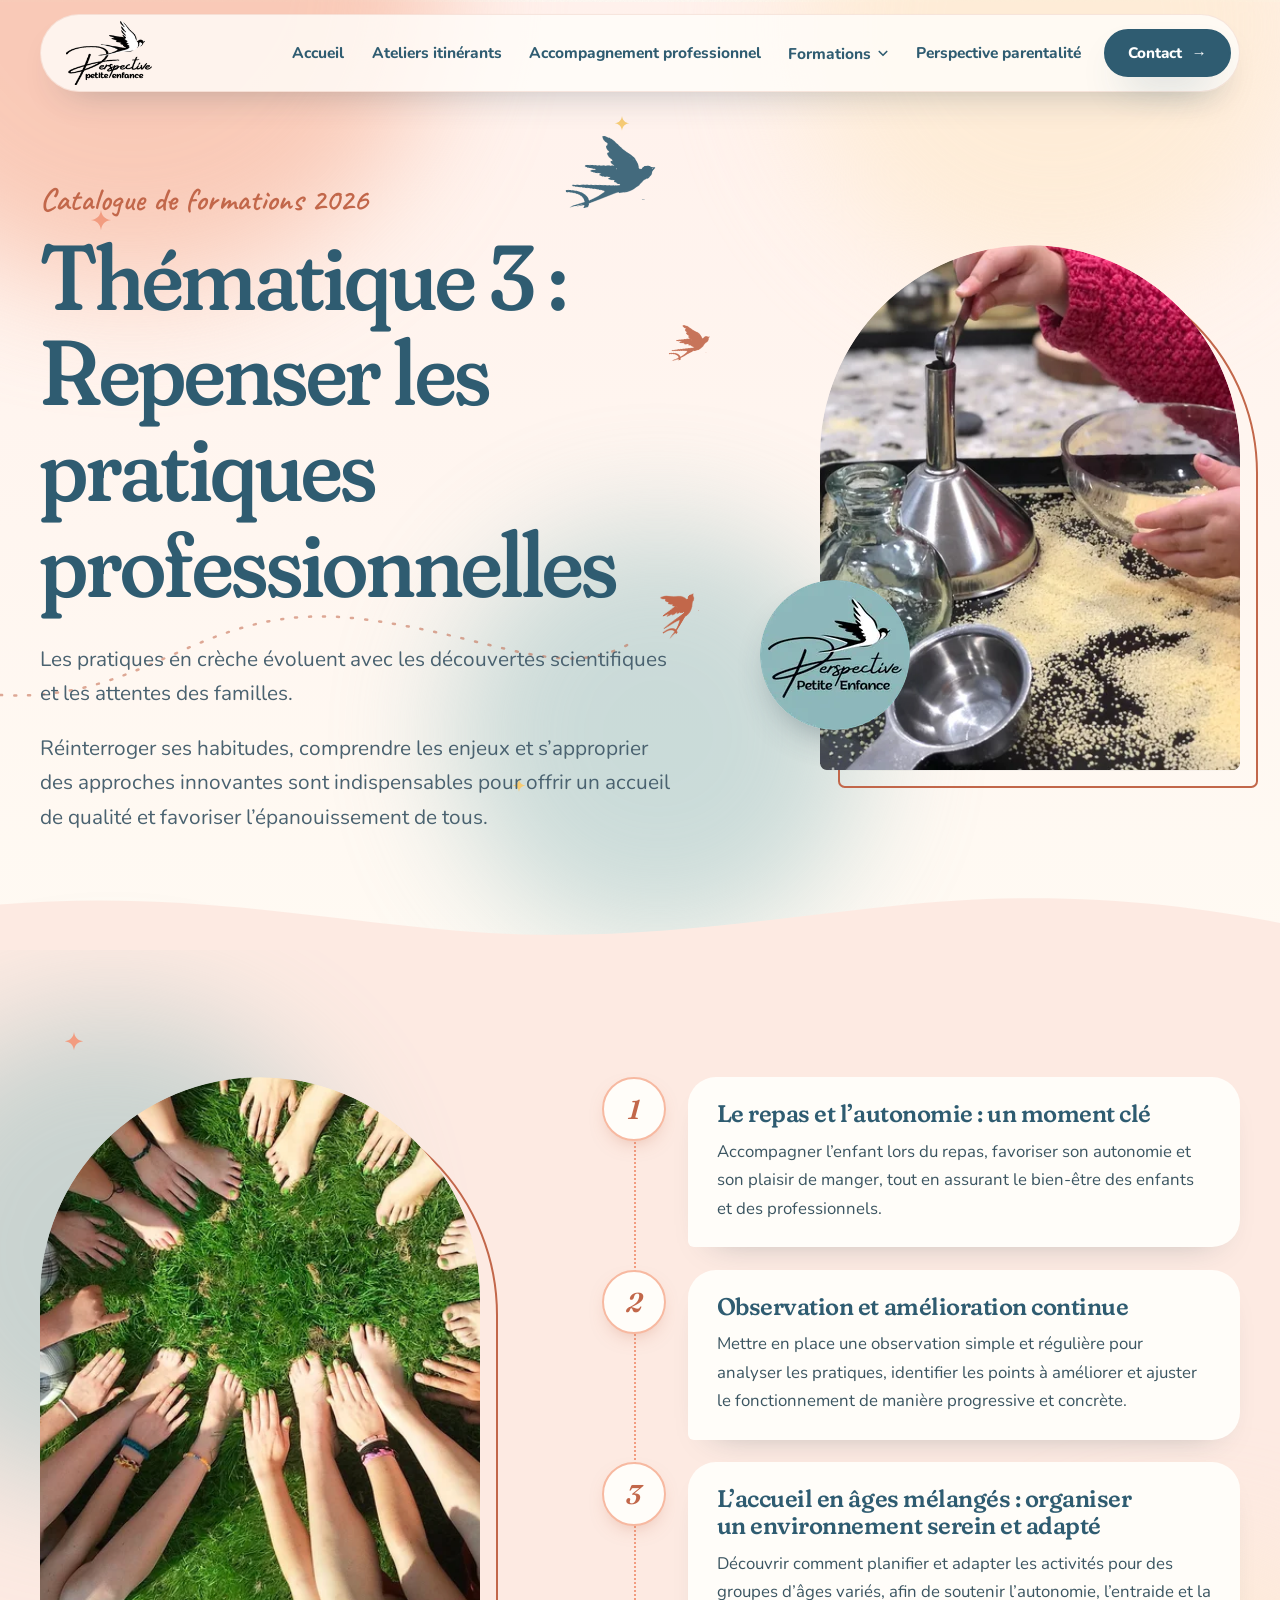
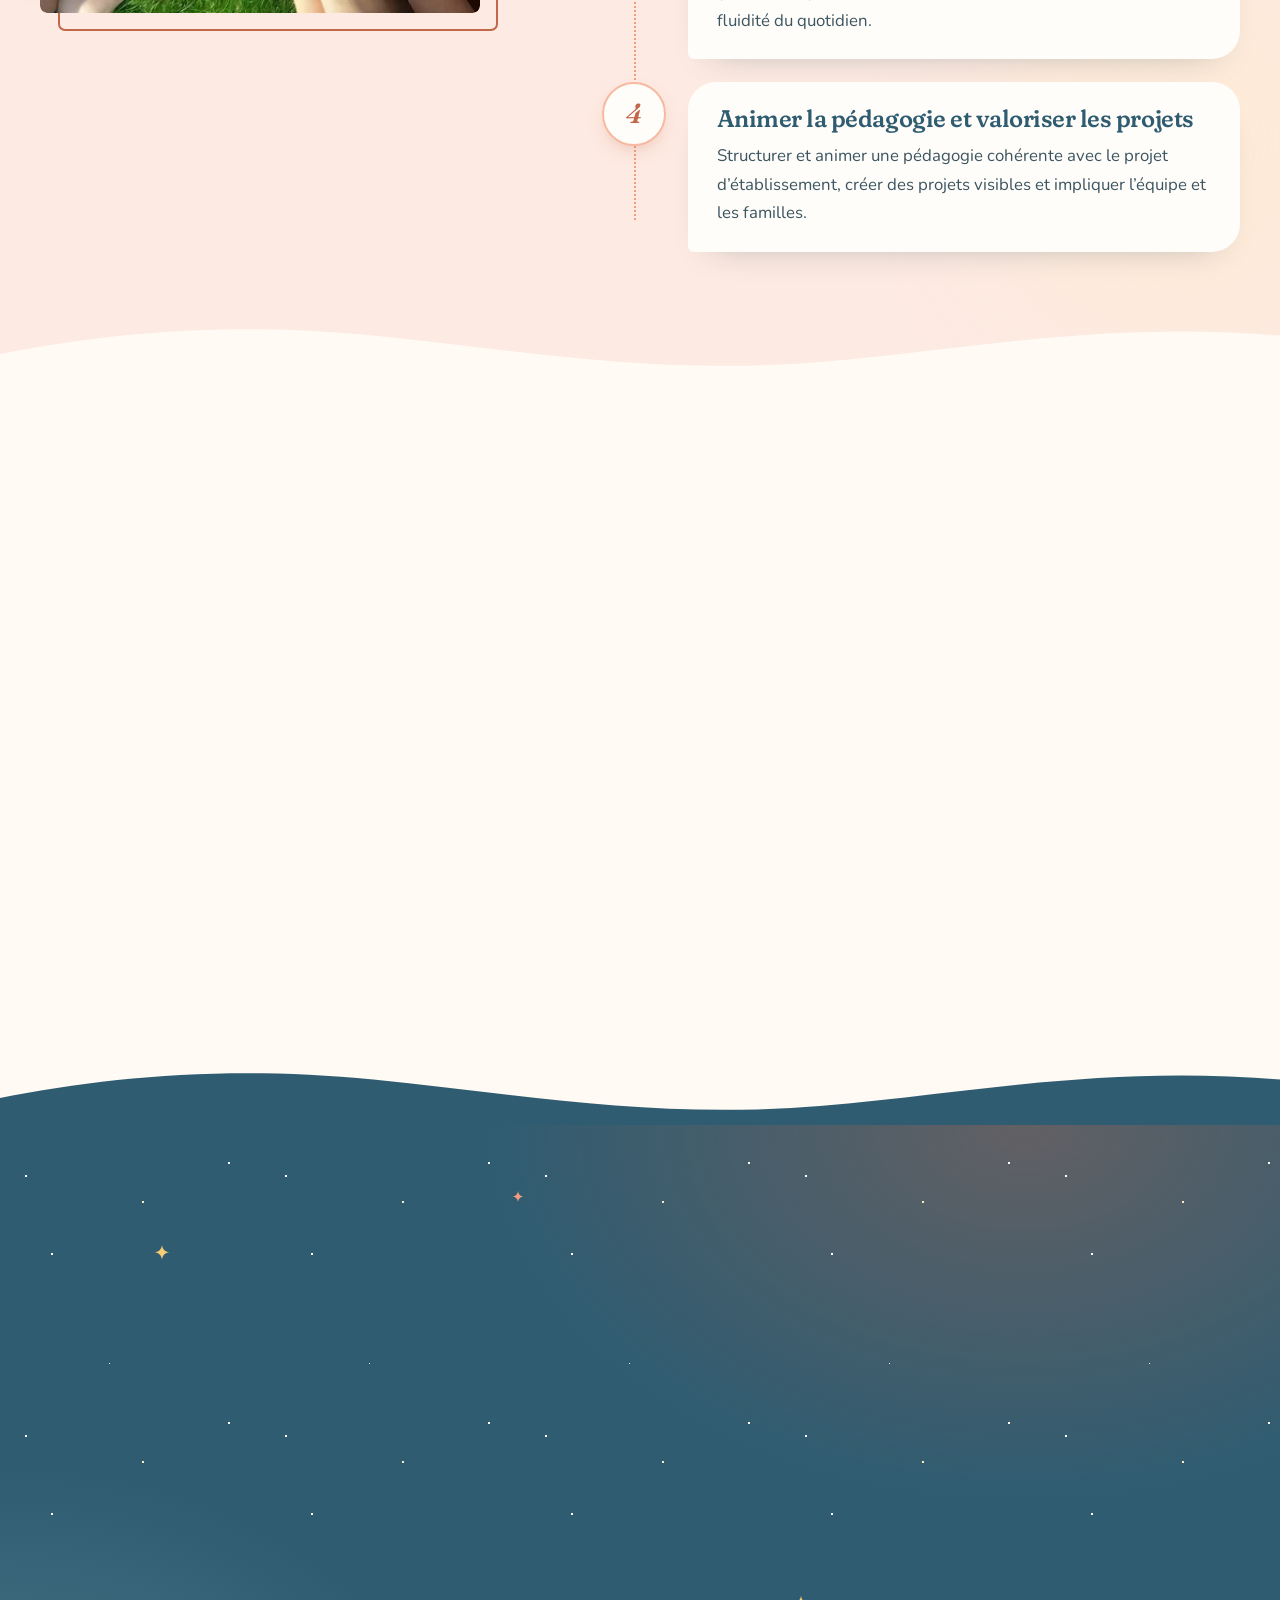
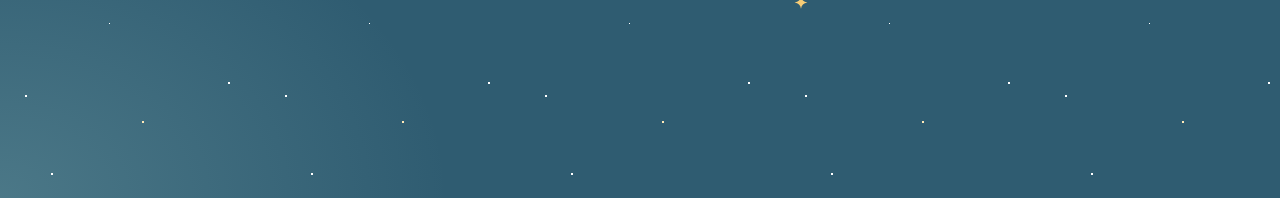
<file: formations-pratiques.html>
<!DOCTYPE html><html lang="fr"><head><meta charset="utf-8"><meta name="viewport" content="width=device-width, initial-scale=1.0"><script>
      // Mouvement activé seulement si l'utilisateur n'a pas demandé moins d'animations ; filet de sécurité si le script ne se charge pas.
      if (!matchMedia('(prefers-reduced-motion: reduce)').matches) {
        document.documentElement.classList.add('mvt');
        setTimeout(function () { if (!window.__mvt) document.documentElement.classList.remove('mvt'); }, 2500);
      }
    </script><meta name="generator" content="Astro v7.4.1"><title>Pratiques professionnelles | Perspective Petite Enfance</title><meta name="description" content="Repenser les pratiques professionnelles
Optimisez les pratiques en crèche : repas et autonomie, accueil en âge mélangé, observation, animation pédagogique et projets adaptés pour un quotidien serein."><link rel="canonical" href="https://p-pe.fr/formations-pratiques"><meta property="og:url" content="https://p-pe.fr/formations-pratiques"><meta property="og:title" content="Pratiques professionnelles | Perspective Petite Enfance"><meta name="twitter:title" content="Pratiques professionnelles | Perspective Petite Enfance"><meta property="og:type" content="website"><meta property="og:description" content="Repenser les pratiques professionnelles
Optimisez les pratiques en crèche : repas et autonomie, accueil en âge mélangé, observation, animation pédagogique et projets adaptés pour un quotidien serein."><meta name="twitter:description" content="Repenser les pratiques professionnelles
Optimisez les pratiques en crèche : repas et autonomie, accueil en âge mélangé, observation, animation pédagogique et projets adaptés pour un quotidien serein."><meta property="og:site_name" content="Perspective Petite Enfance"><meta property="og:image" content="https://p-pe.fr/_astro/partage-ppe.CcZyMxBn_Ww45Q.jpeg"><meta name="twitter:image" content="https://p-pe.fr/_astro/partage-ppe.CcZyMxBn_Ww45Q.jpeg"><meta property="og:image:alt" content><meta name="twitter:image:alt" content><meta name="twitter:card" content="summary_large_image"><link rel="icon" sizes="16x16" href="/_astro/logo-rond-canard._WEd3Khm_1xStTs.png"><link rel="icon" sizes="32x32" href="/_astro/logo-rond-canard._WEd3Khm_Z1JcnmB.png"><link rel="icon" sizes="192x192" href="/_astro/logo-rond-canard._WEd3Khm_1zsHHU.png"><link rel="apple-touch-icon" href="/_astro/logo-rond-canard._WEd3Khm_1N2S4O.png"><link rel="sitemap" href="/sitemap-index.xml"><script type="application/ld+json">{"@context":"https://schema.org/","name":"Pratiques professionnelles","url":"https://p-pe.fr/formations-pratiques","description":"Repenser les pratiques professionnelles\nOptimisez les pratiques en crèche : repas et autonomie, accueil en âge mélangé, observation, animation pédagogique et projets adaptés pour un quotidien serein.","image":"https://p-pe.fr/_astro/partage-ppe.CcZyMxBn_Ww45Q.jpeg","inLanguage":"fr","keywords":["pratiques","petite enfance"],"@type":"WebPage"}</script><style>html.lenis,html.lenis body{height:auto}.lenis:not(.lenis-autoToggle).lenis-stopped{overflow:clip}.lenis [data-lenis-prevent],.lenis [data-lenis-prevent-wheel],.lenis [data-lenis-prevent-touch],.lenis [data-lenis-prevent-vertical],.lenis [data-lenis-prevent-horizontal]{overscroll-behavior:contain}.lenis.lenis-smooth iframe{pointer-events:none}.lenis.lenis-autoToggle{transition-behavior:allow-discrete;transition-property:overflow;transition-duration:1ms}
</style><link rel="stylesheet" href="/_astro/_..CVEN52vb.css"></head><body><a class="lien-evitement" href="#contenu">Aller au contenu</a><header class="site-header" data-astro-cid-nen7h5rs><div class="site-header__barre" data-astro-cid-nen7h5rs><a class="site-header__logo" href="/" aria-label="Perspective Petite Enfance - accueil" data-astro-cid-nen7h5rs><img src="/_astro/logo-ppe.D_nfkCnW_ZM47Bk.webp" srcset="/_astro/logo-ppe.D_nfkCnW_1XpEIo.webp 150w, /_astro/logo-ppe.D_nfkCnW_ZM47Bk.webp 300w" alt="Perspective Petite Enfance logo" sizes="150px" loading="eager" data-astro-cid-nen7h5rs="true" decoding="async" width="300" height="221"></a><button class="burger" type="button" aria-label="Menu" aria-expanded="false" aria-controls="menu-principal" data-astro-cid-nen7h5rs><span data-astro-cid-nen7h5rs></span><span data-astro-cid-nen7h5rs></span><span data-astro-cid-nen7h5rs></span></button><nav id="menu-principal" class="nav" aria-label="Menu principal" data-astro-cid-nen7h5rs><ul class="nav__liste" data-astro-cid-nen7h5rs><li class="nav__item" data-astro-cid-nen7h5rs><a class="nav__lien" href="/" data-astro-cid-nen7h5rs>Accueil</a></li><li class="nav__item" data-astro-cid-nen7h5rs><a class="nav__lien" href="/ateliers-itinerants" data-astro-cid-nen7h5rs>Ateliers itinérants</a></li><li class="nav__item" data-astro-cid-nen7h5rs><a class="nav__lien" href="/accompagnement-professionnel" data-astro-cid-nen7h5rs>Accompagnement professionnel</a></li><li class="nav__item nav__item--parent" data-astro-cid-nen7h5rs><button type="button" class="nav__lien nav__lien--parent" aria-expanded="false" data-astro-cid-nen7h5rs><span data-astro-cid-nen7h5rs>Formations</span><svg class="nav__chevron" width="12" height="12" viewBox="0 0 16 16" fill="none" aria-hidden="true" data-astro-cid-nen7h5rs><path d="M3 6l5 5 5-5" stroke="currentColor" stroke-width="2.2" stroke-linecap="round" stroke-linejoin="round" data-astro-cid-nen7h5rs></path></svg></button><ul class="nav__sous-menu" data-astro-cid-nen7h5rs><li data-astro-cid-nen7h5rs><a class="nav__sous-lien" href="/formations" data-astro-cid-nen7h5rs><span class="nav__puce" data-astro-cid-nen7h5rs>✦</span><span data-astro-cid-nen7h5rs>Présentation</span></a></li><li data-astro-cid-nen7h5rs><a class="nav__sous-lien" href="/formations-attachement" data-astro-cid-nen7h5rs><span class="nav__puce" data-astro-cid-nen7h5rs>1</span><span data-astro-cid-nen7h5rs>L&#39;attachement</span></a></li><li data-astro-cid-nen7h5rs><a class="nav__sous-lien" href="/formations-exploration" data-astro-cid-nen7h5rs><span class="nav__puce" data-astro-cid-nen7h5rs>2</span><span data-astro-cid-nen7h5rs>L&#39;exploration</span></a></li><li data-astro-cid-nen7h5rs><a class="nav__sous-lien" href="/formations-pratiques" data-astro-cid-nen7h5rs><span class="nav__puce" data-astro-cid-nen7h5rs>3</span><span data-astro-cid-nen7h5rs>Pratiques professionnelles</span></a></li></ul></li><li class="nav__item" data-astro-cid-nen7h5rs><a class="nav__lien" href="/perspective-parentalite" data-astro-cid-nen7h5rs>Perspective parentalité</a></li></ul><a class="btn nav__cta" href="/contact-perspective-petite-enfance" data-astro-cid-nen7h5rs>Contact</a><p class="nav__contact" data-astro-cid-nen7h5rs><a href="mailto:contact@p-pe.fr" data-astro-cid-nen7h5rs>contact@p-pe.fr</a><a href="tel:0186044400" data-astro-cid-nen7h5rs>01 86 04 44 00</a></p></nav></div></header><script type="module">var e=document.querySelector(`.burger`),t=document.getElementById(`menu-principal`),n=()=>window.matchMedia(`(max-width: 1080px)`).matches,r=r=>{e?.classList.toggle(`is-open`,r),t?.classList.toggle(`is-open`,r),e?.setAttribute(`aria-expanded`,String(r)),document.body.style.overflow=r&&n()?`hidden`:``};e?.addEventListener(`click`,()=>r(!e.classList.contains(`is-open`))),document.addEventListener(`keydown`,t=>{t.key===`Escape`&&e?.classList.contains(`is-open`)&&(r(!1),e.focus())}),t?.querySelectorAll(`a`).forEach(e=>e.addEventListener(`click`,()=>r(!1))),document.addEventListener(`click`,n=>{let i=n.target;e?.classList.contains(`is-open`)&&!t?.contains(i)&&!e.contains(i)&&r(!1)}),window.addEventListener(`resize`,()=>{!n()&&e?.classList.contains(`is-open`)&&r(!1)}),document.querySelectorAll(`.nav__lien--parent`).forEach(e=>{e.addEventListener(`click`,()=>{let t=e.closest(`.nav__item--parent`)?.classList.toggle(`is-open`)??!1;e.setAttribute(`aria-expanded`,String(t))})});</script><main id="contenu" tabindex="-1"><section class="sec sec--sans-vague entete-page entete-page--image" data-astro-cid-zwu7moz6><span class="aquarelle aquarelle--rose" style="width:620px;height:620px;left:-14%;top:-35%;opacity:0.7" aria-hidden="true" data-astro-cid-wxoehmhe></span><span class="aquarelle aquarelle--peche" style="width:520px;height:520px;left:62%;top:-25%;opacity:0.8" aria-hidden="true" data-astro-cid-wxoehmhe></span><span class="aquarelle aquarelle--lavande" style="width:420px;height:420px;left:35%;top:55%;" aria-hidden="true" data-astro-cid-wxoehmhe></span><svg class="vol" data-oiseau="/_astro/hirondelle.DJ13WODm.png" style="left:0%;top:58%;width:60%;height:160px;color:var(--corail)" viewBox="0 0 1000 400" preserveAspectRatio="none" fill="none" aria-hidden="true" data-astro-cid-wxoehmhe><path d="M0 360 C 200 380, 260 120, 470 170 S 760 380, 880 140 S 990 40, 1000 30" stroke="currentColor" stroke-width="2.5" stroke-dasharray="2 12" stroke-linecap="round" vector-effect="non-scaling-stroke" data-astro-cid-wxoehmhe></path></svg><svg class="etincelle etincelle--rose" style="left:7%;top:22%;width:22px;height:22px;animation-delay:0s" viewBox="0 0 24 24" fill="currentColor" aria-hidden="true" data-astro-cid-wxoehmhe><path d="M12 0c.9 6.6 4.4 10.1 11 11-6.6.9-10.1 4.4-11 11-.9-6.6-4.4-10.1-11-11 6.6-.9 10.1-4.4 11-11z" data-astro-cid-wxoehmhe></path></svg><svg class="etincelle" style="left:48%;top:12%;width:16px;height:16px;animation-delay:0.8s" viewBox="0 0 24 24" fill="currentColor" aria-hidden="true" data-astro-cid-wxoehmhe><path d="M12 0c.9 6.6 4.4 10.1 11 11-6.6.9-10.1 4.4-11 11-.9-6.6-4.4-10.1-11-11 6.6-.9 10.1-4.4 11-11z" data-astro-cid-wxoehmhe></path></svg><svg class="etincelle etincelle--rose" style="left:92%;top:74%;width:20px;height:20px;animation-delay:1.6s" viewBox="0 0 24 24" fill="currentColor" aria-hidden="true" data-astro-cid-wxoehmhe><path d="M12 0c.9 6.6 4.4 10.1 11 11-6.6.9-10.1 4.4-11 11-.9-6.6-4.4-10.1-11-11 6.6-.9 10.1-4.4 11-11z" data-astro-cid-wxoehmhe></path></svg><svg class="etincelle" style="left:40%;top:82%;width:14px;height:14px;animation-delay:2.1s" viewBox="0 0 24 24" fill="currentColor" aria-hidden="true" data-astro-cid-wxoehmhe><path d="M12 0c.9 6.6 4.4 10.1 11 11-6.6.9-10.1 4.4-11 11-.9-6.6-4.4-10.1-11-11 6.6-.9 10.1-4.4 11-11z" data-astro-cid-wxoehmhe></path></svg><span class="hirondelle hirondelle--flotte" style="left:44%;top:14%;width:96px;height:69px;background:var(--canard);opacity:0.9;--r:-8deg;--sx:1;--masque:url(/_astro/hirondelle.DJ13WODm.png)" aria-hidden="true" data-astro-cid-wxoehmhe></span><span class="hirondelle hirondelle--flotte" style="left:52%;top:34%;width:46px;height:33px;background:var(--corail);opacity:0.9;--r:-16deg;--sx:1;--masque:url(/_astro/hirondelle.DJ13WODm.png)" aria-hidden="true" data-astro-cid-wxoehmhe></span><div class="wrap" data-astro-cid-zwu7moz6><div class="entete-page__grille" data-astro-cid-zwu7moz6><div class="entete-page__texte apparait" data-astro-cid-zwu7moz6><p class="main entete-page__surtitre" data-astro-cid-zwu7moz6>Catalogue de formations 2026</p><h1 data-astro-cid-zwu7moz6>Thématique 3 : <br>Repenser les pratiques professionnelles </h1><div class="entete-page__chapo rich lead" data-astro-cid-zwu7moz6><p>Les pratiques en crèche évoluent avec les découvertes scientifiques et les attentes des familles.</p><p>Réinterroger ses habitudes, comprendre les enjeux et s’approprier des approches innovantes sont indispensables pour offrir un accueil de qualité et favoriser l’épanouissement de tous.</p></div></div><div class="entete-page__visuel apparait" data-astro-cid-zwu7moz6><div class="entete-page__arche arche" data-astro-cid-zwu7moz6><img src="/_astro/atelier-12.ClTCVaPT_Z1I2cl1.webp" srcset="/_astro/atelier-12.ClTCVaPT_x3aD0.webp 460w, /_astro/atelier-12.ClTCVaPT_Z1I2cl1.webp 920w" alt sizes="(max-width: 920px) 80vw, 460px" loading="eager" decoding="async" style="border-radius:0px;" width="920" height="1120" class="photo"></div><span class="arche-contour entete-page__contour" data-astro-cid-zwu7moz6></span><img src="/_astro/logo-rond-lagon.Ch4PJr6S_Z1D5CIn.webp" srcset="/_astro/logo-rond-lagon.Ch4PJr6S_Z1D5CIn.webp 150w, /_astro/logo-rond-lagon.Ch4PJr6S_KTLIS.webp 300w" alt sizes="150px" aria-hidden="true" data-astro-cid-zwu7moz6="true" loading="lazy" decoding="async" width="150" height="150" class="entete-page__badge logo-rond"></div></div></div></section><section class="sec sec--peche points points--image-gauche" data-astro-cid-fuxn47zl><span class="aquarelle aquarelle--lavande" style="width:480px;height:480px;left:-10%;top:10%;" aria-hidden="true" data-astro-cid-wxoehmhe></span><span class="aquarelle aquarelle--peche" style="width:380px;height:380px;left:78%;top:65%;opacity:0.6" aria-hidden="true" data-astro-cid-wxoehmhe></span><svg class="etincelle etincelle--rose" style="left:5%;top:8%;width:20px;height:20px;animation-delay:0s" viewBox="0 0 24 24" fill="currentColor" aria-hidden="true" data-astro-cid-wxoehmhe><path d="M12 0c.9 6.6 4.4 10.1 11 11-6.6.9-10.1 4.4-11 11-.9-6.6-4.4-10.1-11-11 6.6-.9 10.1-4.4 11-11z" data-astro-cid-wxoehmhe></path></svg><svg class="etincelle" style="left:95%;top:40%;width:16px;height:16px;animation-delay:1.3s" viewBox="0 0 24 24" fill="currentColor" aria-hidden="true" data-astro-cid-wxoehmhe><path d="M12 0c.9 6.6 4.4 10.1 11 11-6.6.9-10.1 4.4-11 11-.9-6.6-4.4-10.1-11-11 6.6-.9 10.1-4.4 11-11z" data-astro-cid-wxoehmhe></path></svg><div class="wrap" data-astro-cid-fuxn47zl><div class="points__grille" data-astro-cid-fuxn47zl><div class="points__images" data-astro-cid-fuxn47zl><figure class="points__image arche points__image--1 apparait" data-astro-cid-fuxn47zl><img src="/_astro/equipe-formation.Bb1BgO-7_2w7W9m.webp" srcset="/_astro/equipe-formation.Bb1BgO-7_2o8WSo.webp 460w, /_astro/equipe-formation.Bb1BgO-7_2w7W9m.webp 920w" alt sizes="(max-width: 920px) 80vw, 460px" loading="lazy" decoding="async" style="border-radius:0px;" width="920" height="1120" class="photo"></figure><span class="arche-contour points__contour" data-astro-cid-fuxn47zl></span></div><ol class="points__liste" data-astro-cid-fuxn47zl><li class="point apparait" data-astro-cid-fuxn47zl><span class="point__marqueur" aria-hidden="true" data-astro-cid-fuxn47zl><span class="point__numero" data-astro-cid-fuxn47zl>1</span></span><div class="point__corps" data-astro-cid-fuxn47zl><h3 class="point__titre" data-astro-cid-fuxn47zl>Le repas et l’autonomie : un moment clé</h3><div class="point__texte rich" data-astro-cid-fuxn47zl><p>Accompagner l’enfant lors du repas, favoriser son autonomie et son plaisir de manger, tout en assurant le bien-être des enfants et des professionnels.</p></div></div></li><li class="point apparait" data-astro-cid-fuxn47zl><span class="point__marqueur" aria-hidden="true" data-astro-cid-fuxn47zl><span class="point__numero" data-astro-cid-fuxn47zl>2</span></span><div class="point__corps" data-astro-cid-fuxn47zl><h3 class="point__titre" data-astro-cid-fuxn47zl>Observation et amélioration continue</h3><div class="point__texte rich" data-astro-cid-fuxn47zl><p>Mettre en place une observation simple et régulière pour analyser les pratiques, identifier les points à améliorer et ajuster le fonctionnement de manière progressive et concrète.</p></div></div></li><li class="point apparait" data-astro-cid-fuxn47zl><span class="point__marqueur" aria-hidden="true" data-astro-cid-fuxn47zl><span class="point__numero" data-astro-cid-fuxn47zl>3</span></span><div class="point__corps" data-astro-cid-fuxn47zl><h3 class="point__titre" data-astro-cid-fuxn47zl>L’accueil en âges mélangés : organiser un environnement serein et adapté</h3><div class="point__texte rich" data-astro-cid-fuxn47zl><p>Découvrir comment planifier et adapter les activités pour des groupes d’âges variés, afin de soutenir l’autonomie, l’entraide et la fluidité du quotidien.</p></div></div></li><li class="point apparait" data-astro-cid-fuxn47zl><span class="point__marqueur" aria-hidden="true" data-astro-cid-fuxn47zl><span class="point__numero" data-astro-cid-fuxn47zl>4</span></span><div class="point__corps" data-astro-cid-fuxn47zl><h3 class="point__titre" data-astro-cid-fuxn47zl>Animer la pédagogie et valoriser les projets</h3><div class="point__texte rich" data-astro-cid-fuxn47zl><p>Structurer et animer une pédagogie cohérente avec le projet d’établissement, créer des projets visibles et impliquer l’équipe et les familles.</p></div></div></li></ol></div></div></section><section class="sec sec--peche-clair cta" data-astro-cid-y3m7tdo3><div class="wrap" data-astro-cid-y3m7tdo3><div class="cta__boite ciel apparait" data-astro-cid-y3m7tdo3><span class="aquarelle aquarelle--framboise" style="width:420px;height:420px;left:60%;top:-50%;" aria-hidden="true" data-astro-cid-wxoehmhe></span><svg class="vol" data-oiseau="/_astro/hirondelle.DJ13WODm.png" style="left:30%;top:15%;width:60%;height:180px;color:var(--peche)" viewBox="0 0 1000 400" preserveAspectRatio="none" fill="none" aria-hidden="true" data-astro-cid-wxoehmhe><path d="M0 360 C 200 380, 260 120, 470 170 S 760 380, 880 140 S 990 40, 1000 30" stroke="currentColor" stroke-width="2.5" stroke-dasharray="2 12" stroke-linecap="round" vector-effect="non-scaling-stroke" data-astro-cid-wxoehmhe></path></svg><svg class="etincelle" style="left:6%;top:18%;width:20px;height:20px;animation-delay:0s" viewBox="0 0 24 24" fill="currentColor" aria-hidden="true" data-astro-cid-wxoehmhe><path d="M12 0c.9 6.6 4.4 10.1 11 11-6.6.9-10.1 4.4-11 11-.9-6.6-4.4-10.1-11-11 6.6-.9 10.1-4.4 11-11z" data-astro-cid-wxoehmhe></path></svg><svg class="etincelle etincelle--rose" style="left:90%;top:75%;width:16px;height:16px;animation-delay:1.1s" viewBox="0 0 24 24" fill="currentColor" aria-hidden="true" data-astro-cid-wxoehmhe><path d="M12 0c.9 6.6 4.4 10.1 11 11-6.6.9-10.1 4.4-11 11-.9-6.6-4.4-10.1-11-11 6.6-.9 10.1-4.4 11-11z" data-astro-cid-wxoehmhe></path></svg><svg class="etincelle" style="left:45%;top:88%;width:12px;height:12px;animation-delay:2s" viewBox="0 0 24 24" fill="currentColor" aria-hidden="true" data-astro-cid-wxoehmhe><path d="M12 0c.9 6.6 4.4 10.1 11 11-6.6.9-10.1 4.4-11 11-.9-6.6-4.4-10.1-11-11 6.6-.9 10.1-4.4 11-11z" data-astro-cid-wxoehmhe></path></svg><span class="hirondelle hirondelle--flotte" style="left:78%;top:10%;width:140px;height:101px;background:rgba(255,255,255,0.2);opacity:0.9;--r:-10deg;--sx:1;--masque:url(/_astro/hirondelle.DJ13WODm.png)" aria-hidden="true" data-astro-cid-wxoehmhe></span><span class="hirondelle hirondelle--flotte" style="left:70%;top:42%;width:56px;height:40px;background:var(--peche);opacity:0.9;--r:-20deg;--sx:1;--masque:url(/_astro/hirondelle.DJ13WODm.png)" aria-hidden="true" data-astro-cid-wxoehmhe></span><div class="badge-rond cta__badge" style="width:140px;height:140px;--fond:var(--papier);--couleur:var(--canard);" aria-hidden="true" data-astro-cid-2hp7qu5e><svg class="badge-rond__texte" viewBox="0 0 200 200" data-astro-cid-2hp7qu5e><defs data-astro-cid-2hp7qu5e><path id="cercle-bhq0c8" d="M100,100 m-78,0 a78,78 0 1,1 156,0 a78,78 0 1,1 -156,0" data-astro-cid-2hp7qu5e></path></defs><text data-astro-cid-2hp7qu5e><textPath href="#cercle-bhq0c8" textLength="488" lengthAdjust="spacing" data-astro-cid-2hp7qu5e>Devis gratuit ✦ Sur-mesure ✦ Devis gratuit ✦ Sur-mesure ✦ </textPath></text></svg><span class="badge-rond__centre" style="--masque:url(/_astro/hirondelle.DJ13WODm.png)" data-astro-cid-2hp7qu5e></span></div><div class="cta__contenu" data-astro-cid-y3m7tdo3><p class="main cta__surtitre" data-astro-cid-y3m7tdo3>Cette thématique vous parle ?</p><h2 class="cta__titre" data-astro-cid-y3m7tdo3>Construisons votre <em>parcours</em> de formation</h2><div class="cta__texte rich lead" data-astro-cid-y3m7tdo3><p>Choisissez les modules qui répondent à vos priorités : nous adaptons le programme à votre équipe.</p></div><div class="cta__actions" data-astro-cid-y3m7tdo3><a class="btn btn--peche btn--mulish btn--grande" href="/contact-perspective-petite-enfance">Demander un programme</a><a class="btn btn--bleu btn--mulish btn--grande btn--clair" href="/formations">Toutes les thématiques</a></div></div></div></div></section></main><footer class="sec footer ciel" data-astro-cid-jo6i4kqk><svg class="vol" data-oiseau="/_astro/hirondelle.DJ13WODm.png" style="left:30%;top:4%;width:60%;height:160px;color:var(--peche)" viewBox="0 0 1000 400" preserveAspectRatio="none" fill="none" aria-hidden="true" data-astro-cid-wxoehmhe><path d="M0 360 C 200 380, 260 120, 470 170 S 760 380, 880 140 S 990 40, 1000 30" stroke="currentColor" stroke-width="2.5" stroke-dasharray="2 12" stroke-linecap="round" vector-effect="non-scaling-stroke" data-astro-cid-wxoehmhe></path></svg><svg class="etincelle" style="left:12%;top:18%;width:16px;height:16px;animation-delay:0s" viewBox="0 0 24 24" fill="currentColor" aria-hidden="true" data-astro-cid-wxoehmhe><path d="M12 0c.9 6.6 4.4 10.1 11 11-6.6.9-10.1 4.4-11 11-.9-6.6-4.4-10.1-11-11 6.6-.9 10.1-4.4 11-11z" data-astro-cid-wxoehmhe></path></svg><svg class="etincelle etincelle--rose" style="left:40%;top:10%;width:12px;height:12px;animation-delay:1s" viewBox="0 0 24 24" fill="currentColor" aria-hidden="true" data-astro-cid-wxoehmhe><path d="M12 0c.9 6.6 4.4 10.1 11 11-6.6.9-10.1 4.4-11 11-.9-6.6-4.4-10.1-11-11 6.6-.9 10.1-4.4 11-11z" data-astro-cid-wxoehmhe></path></svg><svg class="etincelle" style="left:62%;top:70%;width:14px;height:14px;animation-delay:2s" viewBox="0 0 24 24" fill="currentColor" aria-hidden="true" data-astro-cid-wxoehmhe><path d="M12 0c.9 6.6 4.4 10.1 11 11-6.6.9-10.1 4.4-11 11-.9-6.6-4.4-10.1-11-11 6.6-.9 10.1-4.4 11-11z" data-astro-cid-wxoehmhe></path></svg><span class="hirondelle hirondelle--flotte" style="left:74%;top:8%;width:170px;height:122px;background:rgba(255,255,255,0.16);opacity:0.9;--r:-10deg;--sx:1;--masque:url(/_astro/hirondelle.DJ13WODm.png)" aria-hidden="true" data-astro-cid-wxoehmhe></span><span class="hirondelle hirondelle--flotte" style="left:86%;top:30%;width:70px;height:50px;background:rgba(247,185,161,0.35);opacity:0.9;--r:-18deg;--sx:1;--masque:url(/_astro/hirondelle.DJ13WODm.png)" aria-hidden="true" data-astro-cid-wxoehmhe></span><div class="wrap" data-astro-cid-jo6i4kqk><div class="footer__haut" data-astro-cid-jo6i4kqk><div class="footer__marque" data-astro-cid-jo6i4kqk><span class="footer__logo" style="--masque:url(/_astro/logo-ppe.D_nfkCnW.png)" role="img" aria-label="Perspective Petite Enfance logo" data-astro-cid-jo6i4kqk></span><p class="footer__accroche" data-astro-cid-jo6i4kqk>Ensemble créons un environnement unique, pour chaque enfant et chaque équipe.</p><a class="btn btn--clair footer__cta" href="/contact-perspective-petite-enfance" data-astro-cid-jo6i4kqk>Prendre contact</a></div><nav class="footer__col" aria-label="Pied de page" data-astro-cid-jo6i4kqk><h3 class="footer__titre" data-astro-cid-jo6i4kqk>Explorer</h3><ul class="footer__liste" data-astro-cid-jo6i4kqk><li data-astro-cid-jo6i4kqk><a href="/" data-astro-cid-jo6i4kqk>Accueil</a></li><li data-astro-cid-jo6i4kqk><a href="/ateliers-itinerants" data-astro-cid-jo6i4kqk>Ateliers itinérants</a></li><li data-astro-cid-jo6i4kqk><a href="/accompagnement-professionnel" data-astro-cid-jo6i4kqk>Accompagnement professionnel</a></li><li data-astro-cid-jo6i4kqk><a href="/formations" data-astro-cid-jo6i4kqk>Présentation</a></li><li data-astro-cid-jo6i4kqk><a href="/formations-attachement" data-astro-cid-jo6i4kqk>L&#39;attachement</a></li><li data-astro-cid-jo6i4kqk><a href="/formations-exploration" data-astro-cid-jo6i4kqk>L&#39;exploration</a></li><li data-astro-cid-jo6i4kqk><a href="/formations-pratiques" data-astro-cid-jo6i4kqk>Pratiques professionnelles</a></li><li data-astro-cid-jo6i4kqk><a href="/perspective-parentalite" data-astro-cid-jo6i4kqk>Perspective parentalité</a></li><li data-astro-cid-jo6i4kqk><a href="/contact-perspective-petite-enfance" data-astro-cid-jo6i4kqk>Contact</a></li></ul></nav><div class="footer__col" data-astro-cid-jo6i4kqk><h3 class="footer__titre" data-astro-cid-jo6i4kqk>Coordonnées</h3><ul class="footer__liste footer__liste--contact" data-astro-cid-jo6i4kqk><li data-astro-cid-jo6i4kqk><svg class viewBox="0 0 24 24" fill="none" stroke="currentColor" stroke-width="1.8" stroke-linecap="round" stroke-linejoin="round" aria-hidden="true" focusable="false"><path d="M5 4h4l2 5-2.5 1.5a11 11 0 0 0 5 5L15 13l5 2v4a2 2 0 0 1-2 2A16 16 0 0 1 3 6a2 2 0 0 1 2-2z"></path></svg><a href="tel:0186044400" data-astro-cid-jo6i4kqk>01 86 04 44 00</a></li><li data-astro-cid-jo6i4kqk><svg class viewBox="0 0 24 24" fill="none" stroke="currentColor" stroke-width="1.8" stroke-linecap="round" stroke-linejoin="round" aria-hidden="true" focusable="false"><path d="M5 4h4l2 5-2.5 1.5a11 11 0 0 0 5 5L15 13l5 2v4a2 2 0 0 1-2 2A16 16 0 0 1 3 6a2 2 0 0 1 2-2z"></path></svg><a href="tel:0627225742" data-astro-cid-jo6i4kqk>06 27 22 57 42</a></li><li data-astro-cid-jo6i4kqk><svg class viewBox="0 0 24 24" fill="none" stroke="currentColor" stroke-width="1.8" stroke-linecap="round" stroke-linejoin="round" aria-hidden="true" focusable="false"><path d="M3 6h18v12H3zM3 7l9 6 9-6"></path></svg><a href="mailto:contact@p-pe.fr" data-astro-cid-jo6i4kqk>contact@p-pe.fr</a></li></ul><ul class="footer__reseaux" data-astro-cid-jo6i4kqk><li data-astro-cid-jo6i4kqk><a href="https://www.linkedin.com/company/perspective-petite-enfance" target="_blank" rel="noopener" title="Go to linkedin page" data-astro-cid-jo6i4kqk><svg width="20" height="20" viewBox="0 0 24 24" fill="none" xmlns="http://www.w3.org/2000/svg" aria-hidden="true" focusable="false"><path d="M6.20156 21H1.84688V6.97969H6.20156V21ZM4.02187 5.06719C2.62969 5.06719 1.5 3.91406 1.5 2.52187C1.5 1.85303 1.7657 1.21158 2.23864 0.73864C2.71158 0.265697 3.35303 0 4.02187 0C4.69072 0 5.33217 0.265697 5.80511 0.73864C6.27805 1.21158 6.54375 1.85303 6.54375 2.52187C6.54375 3.91406 5.41406 5.06719 4.02187 5.06719ZM22.4953 21H18.15V14.175C18.15 12.5484 18.1172 10.4625 15.8859 10.4625C13.6219 10.4625 13.275 12.2297 13.275 14.0578V21H8.925V6.97969H13.1016V8.89219H13.1625C13.7438 7.79062 15.1641 6.62812 17.2828 6.62812C21.6891 6.62812 22.5 9.52969 22.5 13.2984V21H22.4953Z" fill="currentColor"></path></svg><span class="sr-only">LinkedIn</span></a></li><li data-astro-cid-jo6i4kqk><a href="https://www.instagram.com/perspective.petite.enfance" target="_blank" rel="noopener" title="Go to instagram page" data-astro-cid-jo6i4kqk><svg width="20" height="20" viewBox="0 0 24 24" fill="none" xmlns="http://www.w3.org/2000/svg" aria-hidden="true" focusable="false"><path d="M12.0027 5.84808C8.59743 5.84808 5.85075 8.59477 5.85075 12C5.85075 15.4053 8.59743 18.1519 12.0027 18.1519C15.4079 18.1519 18.1546 15.4053 18.1546 12C18.1546 8.59477 15.4079 5.84808 12.0027 5.84808ZM12.0027 15.9996C9.80212 15.9996 8.00312 14.2059 8.00312 12C8.00312 9.7941 9.79677 8.00046 12.0027 8.00046C14.2086 8.00046 16.0022 9.7941 16.0022 12C16.0022 14.2059 14.2032 15.9996 12.0027 15.9996ZM19.8412 5.59644C19.8412 6.39421 19.1987 7.03135 18.4062 7.03135C17.6085 7.03135 16.9713 6.38885 16.9713 5.59644C16.9713 4.80402 17.6138 4.16153 18.4062 4.16153C19.1987 4.16153 19.8412 4.80402 19.8412 5.59644ZM23.9157 7.05277C23.8247 5.13063 23.3856 3.42798 21.9775 2.02523C20.5748 0.622485 18.8721 0.183425 16.95 0.0870142C14.9691 -0.0254218 9.03094 -0.0254218 7.05 0.0870142C5.13321 0.178071 3.43056 0.617131 2.02247 2.01988C0.614379 3.42263 0.180675 5.12528 0.0842616 7.04742C-0.0281744 9.02836 -0.0281744 14.9663 0.0842616 16.9472C0.175321 18.8694 0.614379 20.572 2.02247 21.9748C3.43056 23.3775 5.12786 23.8166 7.05 23.913C9.03094 24.0254 14.9691 24.0254 16.95 23.913C18.8721 23.8219 20.5748 23.3829 21.9775 21.9748C23.3803 20.572 23.8193 18.8694 23.9157 16.9472C24.0281 14.9663 24.0281 9.03371 23.9157 7.05277ZM21.3565 19.0728C20.9388 20.1222 20.1303 20.9307 19.0756 21.3537C17.4961 21.9801 13.748 21.8355 12.0027 21.8355C10.2573 21.8355 6.50389 21.9748 4.92971 21.3537C3.88036 20.936 3.07188 20.1275 2.64888 19.0728C2.02247 17.4933 2.16705 13.7453 2.16705 12C2.16705 10.2547 2.02782 6.5013 2.64888 4.92717C3.06652 3.87783 3.875 3.06936 4.92971 2.64636C6.50924 2.01988 10.2573 2.16452 12.0027 2.16452C13.748 2.16452 17.5015 2.02523 19.0756 2.64636C20.125 3.064 20.9335 3.87247 21.3565 4.92717C21.9829 6.50666 21.8383 10.2547 21.8383 12C21.8383 13.7453 21.9829 17.4987 21.3565 19.0728Z" fill="currentColor"></path></svg><span class="sr-only">Instagram</span></a></li><li data-astro-cid-jo6i4kqk><a href="https://www.facebook.com/profile.php?id=61570478800242" target="_blank" rel="noopener" title="Go to facebook page" data-astro-cid-jo6i4kqk><svg width="20" height="20" viewBox="0 0 24 24" fill="none" xmlns="http://www.w3.org/2000/svg" aria-hidden="true" focusable="false"><path d="M24 12.0726C24 5.44354 18.629 0.0725708 12 0.0725708C5.37097 0.0725708 0 5.44354 0 12.0726C0 18.0619 4.38823 23.0264 10.125 23.9274V15.5414H7.07661V12.0726H10.125V9.4287C10.125 6.42144 11.9153 4.76031 14.6574 4.76031C15.9706 4.76031 17.3439 4.99451 17.3439 4.99451V7.94612H15.8303C14.34 7.94612 13.875 8.87128 13.875 9.82015V12.0726H17.2031L16.6708 15.5414H13.875V23.9274C19.6118 23.0264 24 18.0619 24 12.0726Z" fill="currentColor"></path></svg><span class="sr-only">Facebook</span></a></li></ul></div></div><div class="footer__bas" data-astro-cid-jo6i4kqk><p data-astro-cid-jo6i4kqk>M.Montbarbon (E.I.) SIRET : 84328942200035 NDA : 53291032129 © 2024. All rights reserved.</p><a href="/mentions-legales" data-astro-cid-jo6i4kqk>Mentions légales</a></div></div></footer><button class="haut" type="button" aria-label="Remonter en haut de la page"><svg viewBox="0 0 24 24" fill="none" aria-hidden="true"><path d="M12 19V5M5 12l7-7 7 7" stroke="currentColor" stroke-width="2.4" stroke-linecap="round" stroke-linejoin="round"></path></svg></button><script type="module" src="/_astro/Base.astro_astro_type_script_index_0_lang.CKbqx2ip.js"></script><div class="lightbox" id="lightbox" role="dialog" aria-modal="true" aria-label="Image agrandie" hidden><button class="lightbox__nav lightbox__nav--prev" type="button" aria-label="Image précédente">‹</button><img alt=""><button class="lightbox__nav lightbox__nav--next" type="button" aria-label="Image suivante">›</button><button class="lightbox__close" type="button" aria-label="Fermer">×</button></div><script type="module">var e=document.getElementById(`lightbox`),t=e.querySelector(`img`),n=Array.from(document.querySelectorAll(`img[data-lightbox]`)),r=[],i=0,a=()=>{let e=r[i];t.src=e.currentSrc||e.src,t.alt=e.alt},o=t=>{r=n.filter(e=>e.dataset.lightbox===t.dataset.lightbox),i=r.indexOf(t),a(),e.hidden=!1,e.classList.add(`is-open`),document.body.style.overflow=`hidden`},s=()=>{e.classList.remove(`is-open`),e.hidden=!0,document.body.style.overflow=``};n.forEach(e=>e.addEventListener(`click`,()=>o(e))),e.querySelector(`.lightbox__close`)?.addEventListener(`click`,s),e.querySelector(`.lightbox__nav--prev`)?.addEventListener(`click`,()=>{i=(i-1+r.length)%r.length,a()}),e.querySelector(`.lightbox__nav--next`)?.addEventListener(`click`,()=>{i=(i+1)%r.length,a()}),e.addEventListener(`click`,t=>{t.target===e&&s()}),document.addEventListener(`keydown`,t=>{e.hidden||(t.key===`Escape`&&s(),t.key===`ArrowLeft`&&(i=(i-1+r.length)%r.length,a()),t.key===`ArrowRight`&&(i=(i+1)%r.length,a()))});var c=0;e.addEventListener(`touchstart`,e=>{c=e.touches[0].clientX},{passive:!0}),e.addEventListener(`touchend`,e=>{let t=e.changedTouches[0].clientX-c;Math.abs(t)<50||r.length<2||(i=(i+(t<0?1:-1)+r.length)%r.length,a())});</script></body></html>
</file>
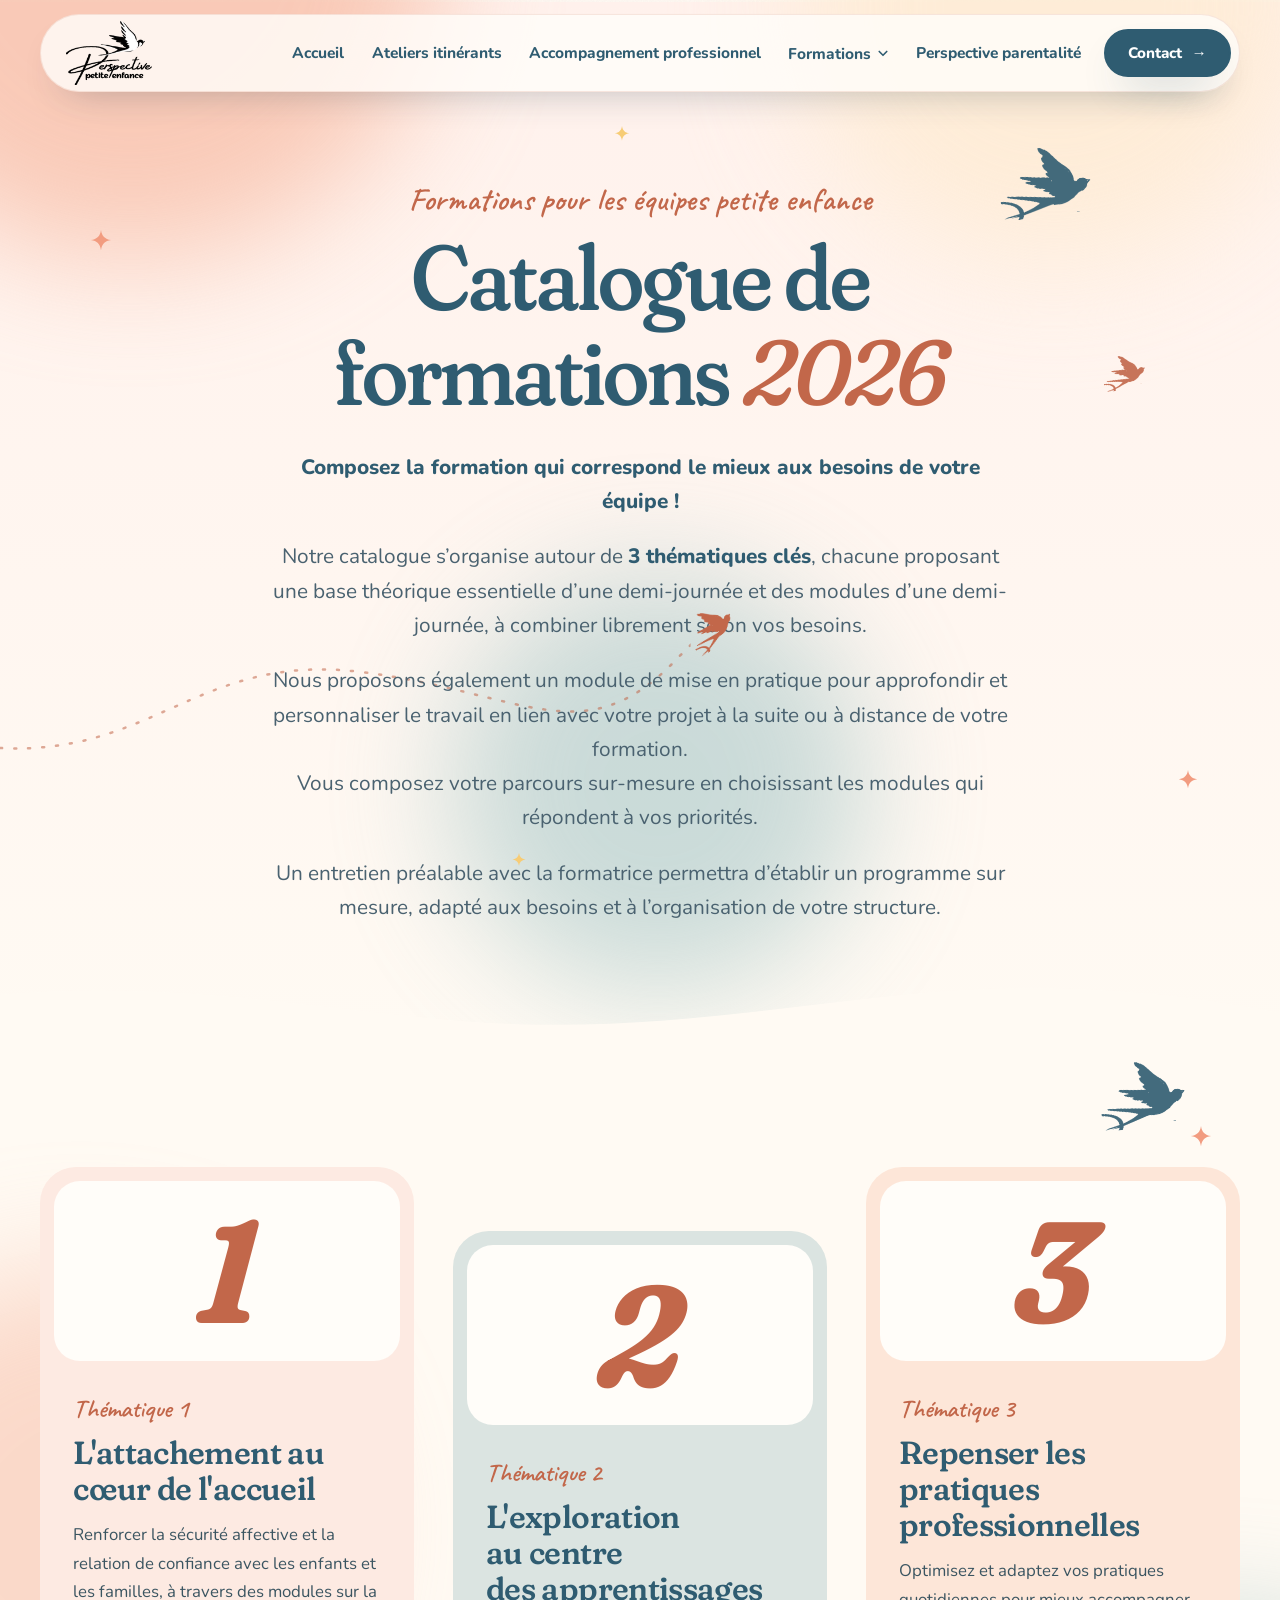
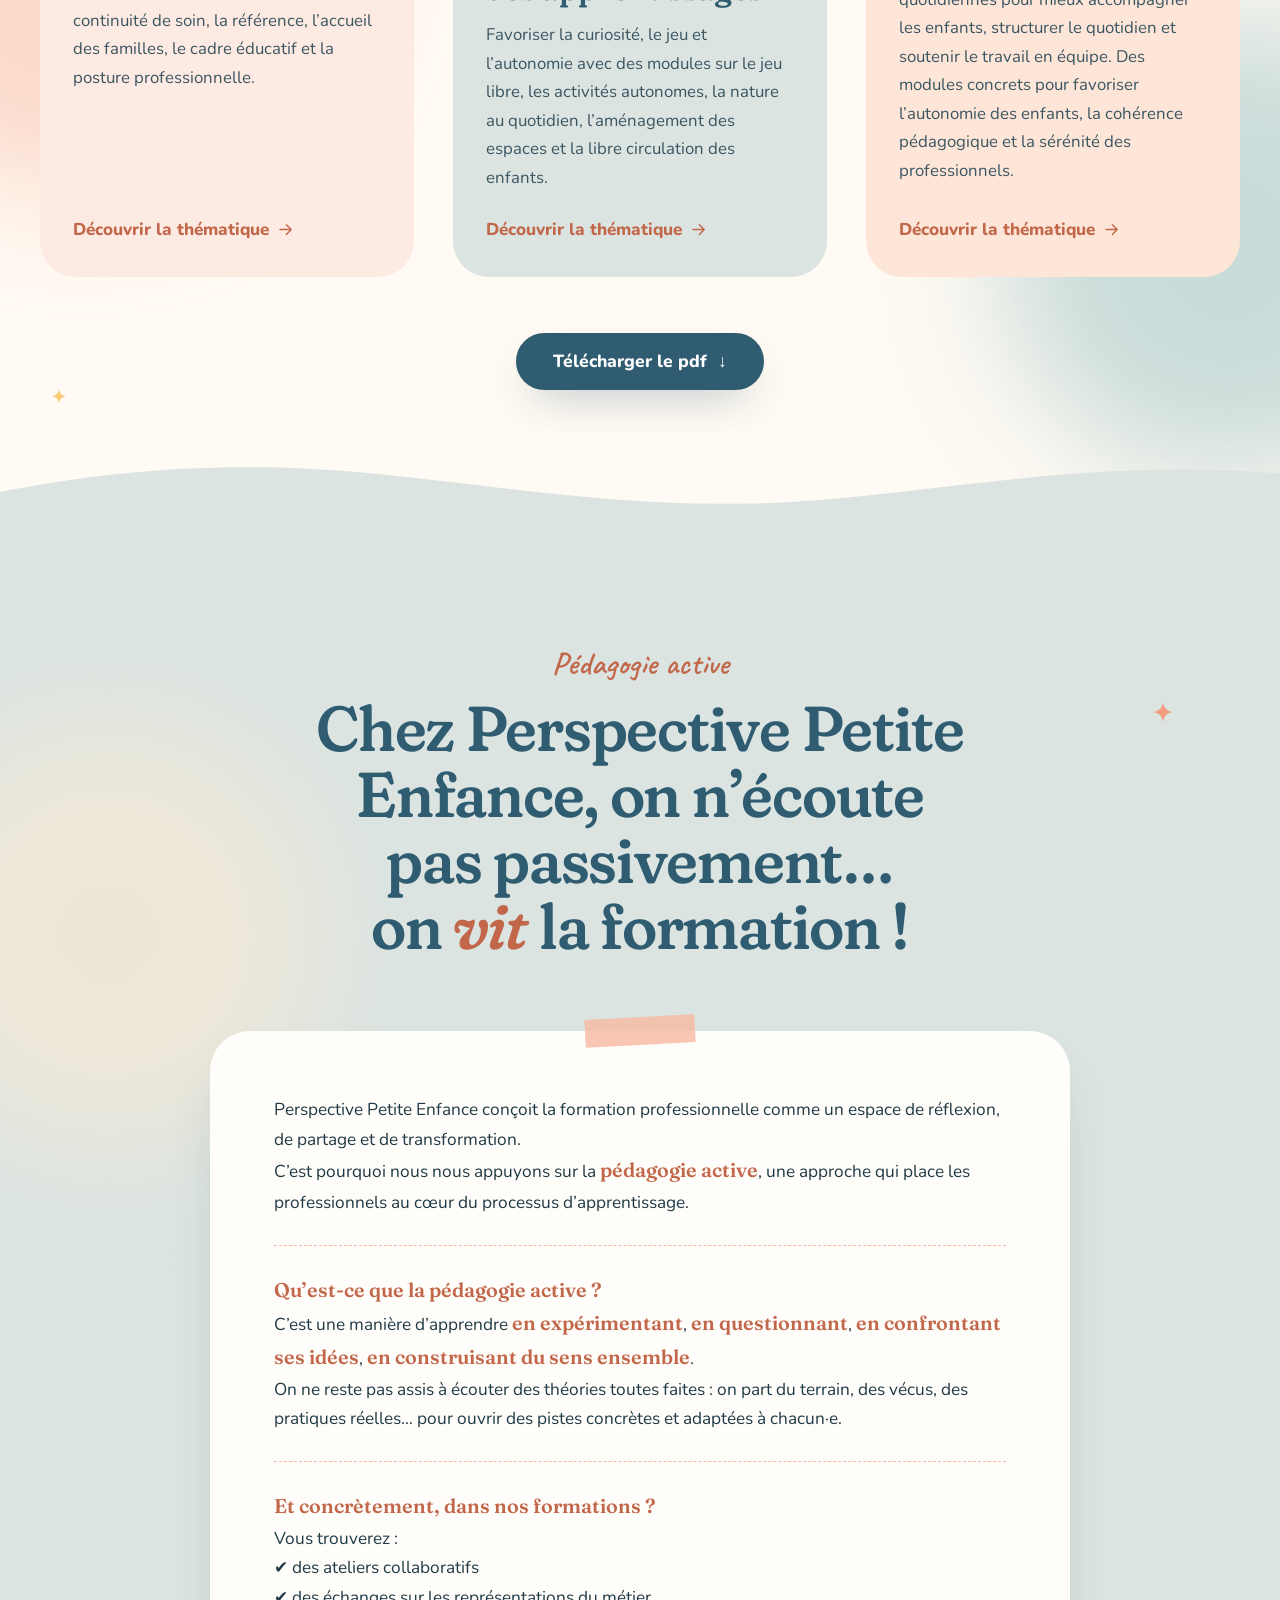
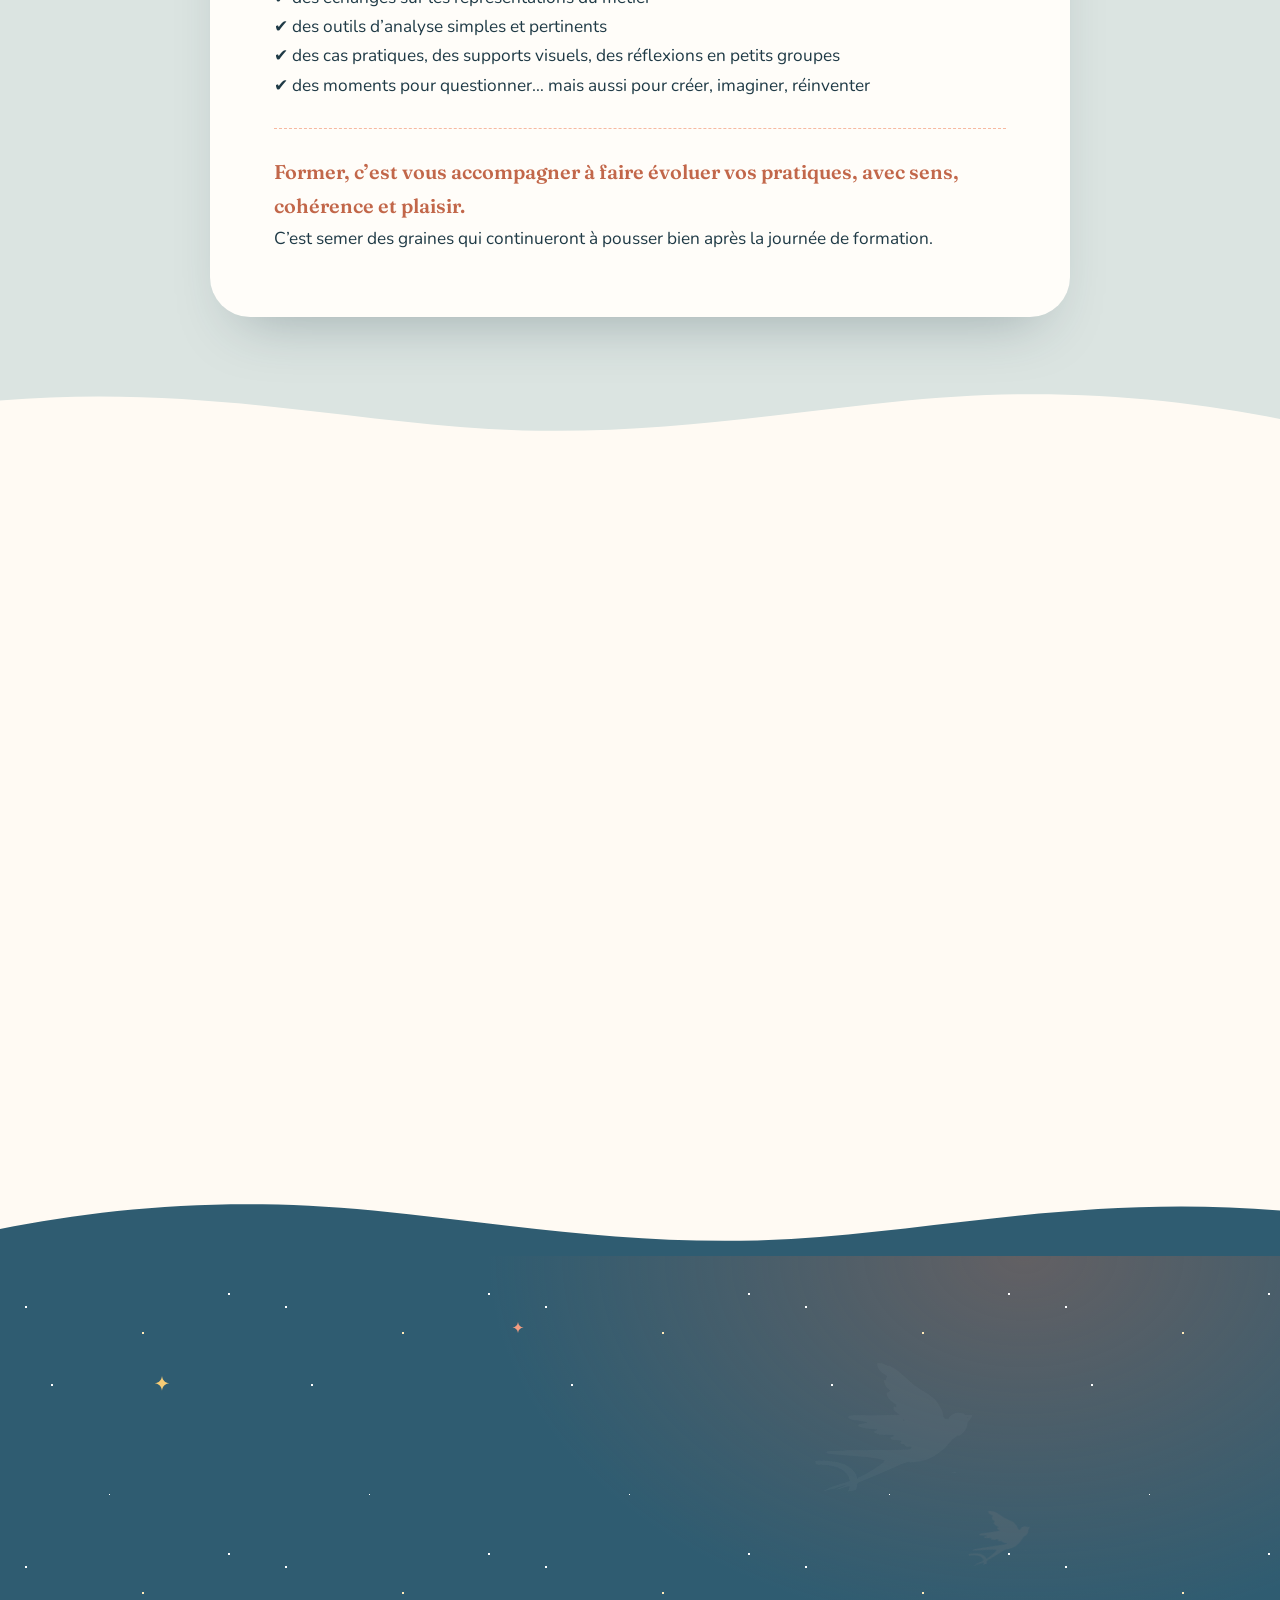
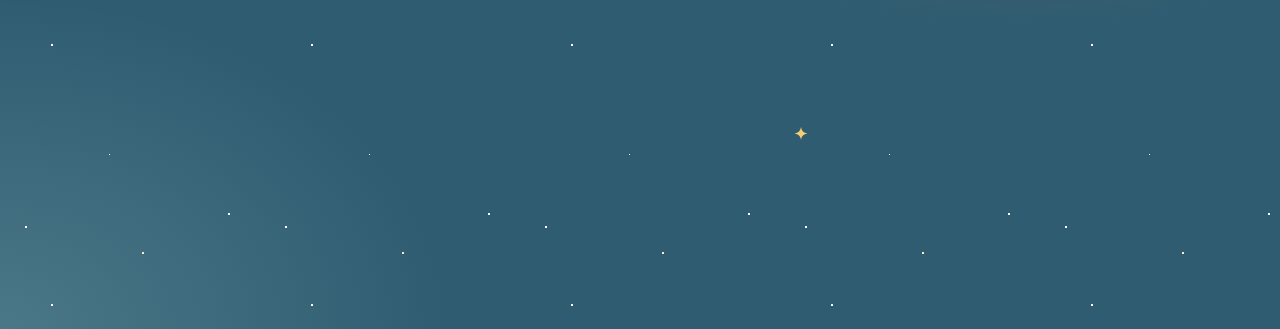
<file: formations.html>
<!DOCTYPE html><html lang="fr"><head><meta charset="utf-8"><meta name="viewport" content="width=device-width, initial-scale=1.0"><script>
      // Mouvement activé seulement si l'utilisateur n'a pas demandé moins d'animations ; filet de sécurité si le script ne se charge pas.
      if (!matchMedia('(prefers-reduced-motion: reduce)').matches) {
        document.documentElement.classList.add('mvt');
        setTimeout(function () { if (!window.__mvt) document.documentElement.classList.remove('mvt'); }, 2500);
      }
    </script><meta name="generator" content="Astro v7.4.1"><title>Catalogue de formations | Perspective Petite Enfance</title><meta name="description" content="Catalogue de formations Petite Enfance : modules sur l’accueil, l’exploration et les pratiques professionnelles pour les équipes et les structures d'accueil du jeune enfant."><link rel="canonical" href="https://p-pe.fr/formations"><meta property="og:url" content="https://p-pe.fr/formations"><meta property="og:title" content="Catalogue de formations | Perspective Petite Enfance"><meta name="twitter:title" content="Catalogue de formations | Perspective Petite Enfance"><meta property="og:type" content="website"><meta property="og:description" content="Catalogue de formations Petite Enfance : modules sur l’accueil, l’exploration et les pratiques professionnelles pour les équipes et les structures d'accueil du jeune enfant."><meta name="twitter:description" content="Catalogue de formations Petite Enfance : modules sur l’accueil, l’exploration et les pratiques professionnelles pour les équipes et les structures d'accueil du jeune enfant."><meta property="og:site_name" content="Perspective Petite Enfance"><meta property="og:image" content="https://p-pe.fr/_astro/formation-table.DLvJTXuS_Z2fYMUz.jpeg"><meta name="twitter:image" content="https://p-pe.fr/_astro/formation-table.DLvJTXuS_Z2fYMUz.jpeg"><meta property="og:image:alt" content="people sitting on chair in front of table while holding pens during daytime"><meta name="twitter:image:alt" content="people sitting on chair in front of table while holding pens during daytime"><meta name="twitter:card" content="summary_large_image"><link rel="icon" sizes="16x16" href="/_astro/logo-rond-canard._WEd3Khm_1xStTs.png"><link rel="icon" sizes="32x32" href="/_astro/logo-rond-canard._WEd3Khm_Z1JcnmB.png"><link rel="icon" sizes="192x192" href="/_astro/logo-rond-canard._WEd3Khm_1zsHHU.png"><link rel="apple-touch-icon" href="/_astro/logo-rond-canard._WEd3Khm_1N2S4O.png"><link rel="sitemap" href="/sitemap-index.xml"><script type="application/ld+json">{"@context":"https://schema.org/","name":"Catalogue de formations","url":"https://p-pe.fr/formations","description":"Catalogue de formations Petite Enfance : modules sur l’accueil, l’exploration et les pratiques professionnelles pour les équipes et les structures d'accueil du jeune enfant.","image":"https://p-pe.fr/_astro/formation-table.DLvJTXuS_Z2fYMUz.jpeg","inLanguage":"fr","keywords":["formations","catalogue"],"@type":"WebPage"}</script><style>html.lenis,html.lenis body{height:auto}.lenis:not(.lenis-autoToggle).lenis-stopped{overflow:clip}.lenis [data-lenis-prevent],.lenis [data-lenis-prevent-wheel],.lenis [data-lenis-prevent-touch],.lenis [data-lenis-prevent-vertical],.lenis [data-lenis-prevent-horizontal]{overscroll-behavior:contain}.lenis.lenis-smooth iframe{pointer-events:none}.lenis.lenis-autoToggle{transition-behavior:allow-discrete;transition-property:overflow;transition-duration:1ms}
</style><link rel="stylesheet" href="/_astro/_..CVEN52vb.css"></head><body><a class="lien-evitement" href="#contenu">Aller au contenu</a><header class="site-header" data-astro-cid-nen7h5rs><div class="site-header__barre" data-astro-cid-nen7h5rs><a class="site-header__logo" href="/" aria-label="Perspective Petite Enfance - accueil" data-astro-cid-nen7h5rs><img src="/_astro/logo-ppe.D_nfkCnW_ZM47Bk.webp" srcset="/_astro/logo-ppe.D_nfkCnW_1XpEIo.webp 150w, /_astro/logo-ppe.D_nfkCnW_ZM47Bk.webp 300w" alt="Perspective Petite Enfance logo" sizes="150px" loading="eager" data-astro-cid-nen7h5rs="true" decoding="async" width="300" height="221"></a><button class="burger" type="button" aria-label="Menu" aria-expanded="false" aria-controls="menu-principal" data-astro-cid-nen7h5rs><span data-astro-cid-nen7h5rs></span><span data-astro-cid-nen7h5rs></span><span data-astro-cid-nen7h5rs></span></button><nav id="menu-principal" class="nav" aria-label="Menu principal" data-astro-cid-nen7h5rs><ul class="nav__liste" data-astro-cid-nen7h5rs><li class="nav__item" data-astro-cid-nen7h5rs><a class="nav__lien" href="/" data-astro-cid-nen7h5rs>Accueil</a></li><li class="nav__item" data-astro-cid-nen7h5rs><a class="nav__lien" href="/ateliers-itinerants" data-astro-cid-nen7h5rs>Ateliers itinérants</a></li><li class="nav__item" data-astro-cid-nen7h5rs><a class="nav__lien" href="/accompagnement-professionnel" data-astro-cid-nen7h5rs>Accompagnement professionnel</a></li><li class="nav__item nav__item--parent" data-astro-cid-nen7h5rs><button type="button" class="nav__lien nav__lien--parent" aria-expanded="false" data-astro-cid-nen7h5rs><span data-astro-cid-nen7h5rs>Formations</span><svg class="nav__chevron" width="12" height="12" viewBox="0 0 16 16" fill="none" aria-hidden="true" data-astro-cid-nen7h5rs><path d="M3 6l5 5 5-5" stroke="currentColor" stroke-width="2.2" stroke-linecap="round" stroke-linejoin="round" data-astro-cid-nen7h5rs></path></svg></button><ul class="nav__sous-menu" data-astro-cid-nen7h5rs><li data-astro-cid-nen7h5rs><a class="nav__sous-lien" href="/formations" data-astro-cid-nen7h5rs><span class="nav__puce" data-astro-cid-nen7h5rs>✦</span><span data-astro-cid-nen7h5rs>Présentation</span></a></li><li data-astro-cid-nen7h5rs><a class="nav__sous-lien" href="/formations-attachement" data-astro-cid-nen7h5rs><span class="nav__puce" data-astro-cid-nen7h5rs>1</span><span data-astro-cid-nen7h5rs>L&#39;attachement</span></a></li><li data-astro-cid-nen7h5rs><a class="nav__sous-lien" href="/formations-exploration" data-astro-cid-nen7h5rs><span class="nav__puce" data-astro-cid-nen7h5rs>2</span><span data-astro-cid-nen7h5rs>L&#39;exploration</span></a></li><li data-astro-cid-nen7h5rs><a class="nav__sous-lien" href="/formations-pratiques" data-astro-cid-nen7h5rs><span class="nav__puce" data-astro-cid-nen7h5rs>3</span><span data-astro-cid-nen7h5rs>Pratiques professionnelles</span></a></li></ul></li><li class="nav__item" data-astro-cid-nen7h5rs><a class="nav__lien" href="/perspective-parentalite" data-astro-cid-nen7h5rs>Perspective parentalité</a></li></ul><a class="btn nav__cta" href="/contact-perspective-petite-enfance" data-astro-cid-nen7h5rs>Contact</a><p class="nav__contact" data-astro-cid-nen7h5rs><a href="mailto:contact@p-pe.fr" data-astro-cid-nen7h5rs>contact@p-pe.fr</a><a href="tel:0186044400" data-astro-cid-nen7h5rs>01 86 04 44 00</a></p></nav></div></header><script type="module">var e=document.querySelector(`.burger`),t=document.getElementById(`menu-principal`),n=()=>window.matchMedia(`(max-width: 1080px)`).matches,r=r=>{e?.classList.toggle(`is-open`,r),t?.classList.toggle(`is-open`,r),e?.setAttribute(`aria-expanded`,String(r)),document.body.style.overflow=r&&n()?`hidden`:``};e?.addEventListener(`click`,()=>r(!e.classList.contains(`is-open`))),document.addEventListener(`keydown`,t=>{t.key===`Escape`&&e?.classList.contains(`is-open`)&&(r(!1),e.focus())}),t?.querySelectorAll(`a`).forEach(e=>e.addEventListener(`click`,()=>r(!1))),document.addEventListener(`click`,n=>{let i=n.target;e?.classList.contains(`is-open`)&&!t?.contains(i)&&!e.contains(i)&&r(!1)}),window.addEventListener(`resize`,()=>{!n()&&e?.classList.contains(`is-open`)&&r(!1)}),document.querySelectorAll(`.nav__lien--parent`).forEach(e=>{e.addEventListener(`click`,()=>{let t=e.closest(`.nav__item--parent`)?.classList.toggle(`is-open`)??!1;e.setAttribute(`aria-expanded`,String(t))})});</script><main id="contenu" tabindex="-1"><section class="sec sec--sans-vague entete-page" data-astro-cid-zwu7moz6><span class="aquarelle aquarelle--rose" style="width:620px;height:620px;left:-14%;top:-35%;opacity:0.7" aria-hidden="true" data-astro-cid-wxoehmhe></span><span class="aquarelle aquarelle--peche" style="width:520px;height:520px;left:62%;top:-25%;opacity:0.8" aria-hidden="true" data-astro-cid-wxoehmhe></span><span class="aquarelle aquarelle--lavande" style="width:420px;height:420px;left:35%;top:55%;" aria-hidden="true" data-astro-cid-wxoehmhe></span><svg class="vol" data-oiseau="/_astro/hirondelle.DJ13WODm.png" style="left:0%;top:58%;width:60%;height:160px;color:var(--corail)" viewBox="0 0 1000 400" preserveAspectRatio="none" fill="none" aria-hidden="true" data-astro-cid-wxoehmhe><path d="M0 360 C 200 380, 260 120, 470 170 S 760 380, 880 140 S 990 40, 1000 30" stroke="currentColor" stroke-width="2.5" stroke-dasharray="2 12" stroke-linecap="round" vector-effect="non-scaling-stroke" data-astro-cid-wxoehmhe></path></svg><svg class="etincelle etincelle--rose" style="left:7%;top:22%;width:22px;height:22px;animation-delay:0s" viewBox="0 0 24 24" fill="currentColor" aria-hidden="true" data-astro-cid-wxoehmhe><path d="M12 0c.9 6.6 4.4 10.1 11 11-6.6.9-10.1 4.4-11 11-.9-6.6-4.4-10.1-11-11 6.6-.9 10.1-4.4 11-11z" data-astro-cid-wxoehmhe></path></svg><svg class="etincelle" style="left:48%;top:12%;width:16px;height:16px;animation-delay:0.8s" viewBox="0 0 24 24" fill="currentColor" aria-hidden="true" data-astro-cid-wxoehmhe><path d="M12 0c.9 6.6 4.4 10.1 11 11-6.6.9-10.1 4.4-11 11-.9-6.6-4.4-10.1-11-11 6.6-.9 10.1-4.4 11-11z" data-astro-cid-wxoehmhe></path></svg><svg class="etincelle etincelle--rose" style="left:92%;top:74%;width:20px;height:20px;animation-delay:1.6s" viewBox="0 0 24 24" fill="currentColor" aria-hidden="true" data-astro-cid-wxoehmhe><path d="M12 0c.9 6.6 4.4 10.1 11 11-6.6.9-10.1 4.4-11 11-.9-6.6-4.4-10.1-11-11 6.6-.9 10.1-4.4 11-11z" data-astro-cid-wxoehmhe></path></svg><svg class="etincelle" style="left:40%;top:82%;width:14px;height:14px;animation-delay:2.1s" viewBox="0 0 24 24" fill="currentColor" aria-hidden="true" data-astro-cid-wxoehmhe><path d="M12 0c.9 6.6 4.4 10.1 11 11-6.6.9-10.1 4.4-11 11-.9-6.6-4.4-10.1-11-11 6.6-.9 10.1-4.4 11-11z" data-astro-cid-wxoehmhe></path></svg><span class="hirondelle hirondelle--flotte" style="left:78%;top:14%;width:96px;height:69px;background:var(--canard);opacity:0.9;--r:-8deg;--sx:1;--masque:url(/_astro/hirondelle.DJ13WODm.png)" aria-hidden="true" data-astro-cid-wxoehmhe></span><span class="hirondelle hirondelle--flotte" style="left:86%;top:34%;width:46px;height:33px;background:var(--corail);opacity:0.9;--r:-16deg;--sx:1;--masque:url(/_astro/hirondelle.DJ13WODm.png)" aria-hidden="true" data-astro-cid-wxoehmhe></span><div class="wrap" data-astro-cid-zwu7moz6><div class="entete-page__grille" data-astro-cid-zwu7moz6><div class="entete-page__texte apparait" data-astro-cid-zwu7moz6><p class="main entete-page__surtitre" data-astro-cid-zwu7moz6>Formations pour les équipes petite enfance</p><h1 data-astro-cid-zwu7moz6>Catalogue de formations <em>2026</em></h1><div class="entete-page__chapo rich lead" data-astro-cid-zwu7moz6><p><strong>Composez la formation qui correspond le mieux aux besoins de votre équipe !</strong></p><p>Notre catalogue  s’organise autour de <strong>3 thématiques clés</strong>, chacune proposant une base théorique essentielle d’une demi-journée et des modules d’une demi-journée, à combiner librement selon vos besoins.</p><p>Nous proposons également un module de mise en pratique pour approfondir et personnaliser le travail en lien avec votre projet à la suite ou à distance de votre formation.<br>Vous composez votre parcours sur-mesure en choisissant les modules qui répondent à vos priorités.</p><p>Un entretien préalable avec la formatrice permettra d’établir un programme sur mesure, adapté aux besoins et à l’organisation de votre structure.</p></div></div></div></div></section><section class="sec sec--peche-clair cartes cartes--numero" data-astro-cid-texj47j6><span class="aquarelle aquarelle--rose" style="width:520px;height:520px;left:-14%;top:25%;opacity:0.5" aria-hidden="true" data-astro-cid-wxoehmhe></span><span class="aquarelle aquarelle--lavande" style="width:460px;height:460px;left:78%;top:60%;" aria-hidden="true" data-astro-cid-wxoehmhe></span><svg class="etincelle etincelle--rose" style="left:93%;top:8%;width:22px;height:22px;animation-delay:0s" viewBox="0 0 24 24" fill="currentColor" aria-hidden="true" data-astro-cid-wxoehmhe><path d="M12 0c.9 6.6 4.4 10.1 11 11-6.6.9-10.1 4.4-11 11-.9-6.6-4.4-10.1-11-11 6.6-.9 10.1-4.4 11-11z" data-astro-cid-wxoehmhe></path></svg><svg class="etincelle" style="left:4%;top:88%;width:16px;height:16px;animation-delay:0.8s" viewBox="0 0 24 24" fill="currentColor" aria-hidden="true" data-astro-cid-wxoehmhe><path d="M12 0c.9 6.6 4.4 10.1 11 11-6.6.9-10.1 4.4-11 11-.9-6.6-4.4-10.1-11-11 6.6-.9 10.1-4.4 11-11z" data-astro-cid-wxoehmhe></path></svg><span class="hirondelle hirondelle--flotte" style="left:86%;top:2%;width:90px;height:65px;background:var(--canard);opacity:0.9;--r:-10deg;--sx:1;--masque:url(/_astro/hirondelle.DJ13WODm.png)" aria-hidden="true" data-astro-cid-wxoehmhe></span><div class="wrap" data-astro-cid-texj47j6><ul class="cartes__liste" data-astro-cid-texj47j6><li class="carte carte--rose apparait" data-astro-cid-texj47j6><a class="carte__inner" href="/formations-attachement" data-astro-cid-texj47j6="true"><span class="carte__grand-numero" aria-hidden="true" data-astro-cid-texj47j6>1</span><div class="carte__corps" data-astro-cid-texj47j6><span class="carte__index" data-astro-cid-texj47j6>Thématique 1</span><h3 class="carte__titre" data-astro-cid-texj47j6>L'attachement au cœur de l'accueil</h3><div class="carte__texte rich" data-astro-cid-texj47j6><p>Renforcer la sécurité affective et la relation de confiance avec les enfants et les familles, à travers des modules sur la continuité de soin, la référence, l’accueil des familles, le cadre éducatif et la posture professionnelle.</p></div><span class="carte__lien" data-astro-cid-texj47j6>Découvrir la thématique <svg class viewBox="0 0 24 24" fill="none" stroke="currentColor" stroke-width="1.8" stroke-linecap="round" stroke-linejoin="round" aria-hidden="true" focusable="false"><path d="M5 12h14M13 6l6 6-6 6"></path></svg></span></div></a></li><li class="carte carte--lavande apparait" data-astro-cid-texj47j6><a class="carte__inner" href="/formations-exploration" data-astro-cid-texj47j6="true"><span class="carte__grand-numero" aria-hidden="true" data-astro-cid-texj47j6>2</span><div class="carte__corps" data-astro-cid-texj47j6><span class="carte__index" data-astro-cid-texj47j6>Thématique 2</span><h3 class="carte__titre" data-astro-cid-texj47j6>L'exploration au centre des apprentissages</h3><div class="carte__texte rich" data-astro-cid-texj47j6><p>Favoriser la curiosité, le jeu et l’autonomie avec des modules sur le jeu libre, les activités autonomes, la nature au quotidien, l’aménagement des espaces et la libre circulation des enfants.</p></div><span class="carte__lien" data-astro-cid-texj47j6>Découvrir la thématique <svg class viewBox="0 0 24 24" fill="none" stroke="currentColor" stroke-width="1.8" stroke-linecap="round" stroke-linejoin="round" aria-hidden="true" focusable="false"><path d="M5 12h14M13 6l6 6-6 6"></path></svg></span></div></a></li><li class="carte carte--peche apparait" data-astro-cid-texj47j6><a class="carte__inner" href="/formations-pratiques" data-astro-cid-texj47j6="true"><span class="carte__grand-numero" aria-hidden="true" data-astro-cid-texj47j6>3</span><div class="carte__corps" data-astro-cid-texj47j6><span class="carte__index" data-astro-cid-texj47j6>Thématique 3</span><h3 class="carte__titre" data-astro-cid-texj47j6>Repenser les pratiques professionnelles</h3><div class="carte__texte rich" data-astro-cid-texj47j6><p>Optimisez et adaptez vos pratiques quotidiennes pour mieux accompagner les enfants, structurer le quotidien et soutenir le travail en équipe. Des modules concrets pour favoriser l’autonomie des enfants, la cohérence pédagogique et la sérénité des professionnels.</p></div><span class="carte__lien" data-astro-cid-texj47j6>Découvrir la thématique <svg class viewBox="0 0 24 24" fill="none" stroke="currentColor" stroke-width="1.8" stroke-linecap="round" stroke-linejoin="round" aria-hidden="true" focusable="false"><path d="M5 12h14M13 6l6 6-6 6"></path></svg></span></div></a></li></ul><div class="cartes__action apparait" data-astro-cid-texj47j6><a class="btn btn--peche btn--poppins btn--grande btn--pdf" href="/fichiers/catalogue-formations-2026.pdf" target="_blank" rel="noopener">Télécharger le pdf</a></div></div></section><section class="sec sec--bleu-clair texte" data-astro-cid-cvwewpqv><span class="aquarelle aquarelle--peche" style="width:420px;height:420px;left:-8%;top:20%;opacity:0.55" aria-hidden="true" data-astro-cid-wxoehmhe></span><svg class="etincelle etincelle--rose" style="left:90%;top:12%;width:22px;height:22px;animation-delay:0s" viewBox="0 0 24 24" fill="currentColor" aria-hidden="true" data-astro-cid-wxoehmhe><path d="M12 0c.9 6.6 4.4 10.1 11 11-6.6.9-10.1 4.4-11 11-.9-6.6-4.4-10.1-11-11 6.6-.9 10.1-4.4 11-11z" data-astro-cid-wxoehmhe></path></svg><div class="wrap wrap--etroit" data-astro-cid-cvwewpqv><div class="entete apparait" data-astro-cid-cvwewpqv><span class="main" data-astro-cid-cvwewpqv>Pédagogie active</span><h2 data-astro-cid-cvwewpqv="true">Chez Perspective Petite Enfance, on n’écoute pas passivement… on <em>vit</em> la formation !</h2></div><article class="texte__feuille apparait" data-astro-cid-cvwewpqv><div class="rich texte__corps" data-astro-cid-cvwewpqv><p>Perspective Petite Enfance conçoit la formation professionnelle comme un espace de réflexion, de partage et de transformation.<br>C’est pourquoi nous nous appuyons sur la <strong>pédagogie active</strong>, une approche qui place les professionnels au cœur du processus d’apprentissage.</p><p><strong>Qu’est-ce que la pédagogie active ?</strong><br>C’est une manière d’apprendre <strong>en expérimentant</strong>, <strong>en questionnant</strong>, <strong>en confrontant ses idées</strong>, <strong>en construisant du sens ensemble</strong>.<br>On ne reste pas assis à écouter des théories toutes faites : on part du terrain, des vécus, des pratiques réelles… pour ouvrir des pistes concrètes et adaptées à chacun·e.</p><p><strong>Et concrètement, dans nos formations ?</strong><br>Vous trouverez :<br>✔ des ateliers collaboratifs<br>✔ des échanges sur les représentations du métier<br>✔ des outils d’analyse simples et pertinents<br>✔ des cas pratiques, des supports visuels, des réflexions en petits groupes<br>✔ des moments pour questionner… mais aussi pour créer, imaginer, réinventer</p><p><strong>Former, c’est vous accompagner à faire évoluer vos pratiques, avec sens, cohérence et plaisir.</strong><br>C’est semer des graines qui continueront à pousser bien après la journée de formation.</p></div></article></div></section><section class="sec sec--peche-clair cta" data-astro-cid-y3m7tdo3><div class="wrap" data-astro-cid-y3m7tdo3><div class="cta__boite ciel apparait" data-astro-cid-y3m7tdo3><span class="aquarelle aquarelle--framboise" style="width:420px;height:420px;left:60%;top:-50%;" aria-hidden="true" data-astro-cid-wxoehmhe></span><svg class="vol" data-oiseau="/_astro/hirondelle.DJ13WODm.png" style="left:30%;top:15%;width:60%;height:180px;color:var(--peche)" viewBox="0 0 1000 400" preserveAspectRatio="none" fill="none" aria-hidden="true" data-astro-cid-wxoehmhe><path d="M0 360 C 200 380, 260 120, 470 170 S 760 380, 880 140 S 990 40, 1000 30" stroke="currentColor" stroke-width="2.5" stroke-dasharray="2 12" stroke-linecap="round" vector-effect="non-scaling-stroke" data-astro-cid-wxoehmhe></path></svg><svg class="etincelle" style="left:6%;top:18%;width:20px;height:20px;animation-delay:0s" viewBox="0 0 24 24" fill="currentColor" aria-hidden="true" data-astro-cid-wxoehmhe><path d="M12 0c.9 6.6 4.4 10.1 11 11-6.6.9-10.1 4.4-11 11-.9-6.6-4.4-10.1-11-11 6.6-.9 10.1-4.4 11-11z" data-astro-cid-wxoehmhe></path></svg><svg class="etincelle etincelle--rose" style="left:90%;top:75%;width:16px;height:16px;animation-delay:1.1s" viewBox="0 0 24 24" fill="currentColor" aria-hidden="true" data-astro-cid-wxoehmhe><path d="M12 0c.9 6.6 4.4 10.1 11 11-6.6.9-10.1 4.4-11 11-.9-6.6-4.4-10.1-11-11 6.6-.9 10.1-4.4 11-11z" data-astro-cid-wxoehmhe></path></svg><svg class="etincelle" style="left:45%;top:88%;width:12px;height:12px;animation-delay:2s" viewBox="0 0 24 24" fill="currentColor" aria-hidden="true" data-astro-cid-wxoehmhe><path d="M12 0c.9 6.6 4.4 10.1 11 11-6.6.9-10.1 4.4-11 11-.9-6.6-4.4-10.1-11-11 6.6-.9 10.1-4.4 11-11z" data-astro-cid-wxoehmhe></path></svg><span class="hirondelle hirondelle--flotte" style="left:78%;top:10%;width:140px;height:101px;background:rgba(255,255,255,0.2);opacity:0.9;--r:-10deg;--sx:1;--masque:url(/_astro/hirondelle.DJ13WODm.png)" aria-hidden="true" data-astro-cid-wxoehmhe></span><span class="hirondelle hirondelle--flotte" style="left:70%;top:42%;width:56px;height:40px;background:var(--peche);opacity:0.9;--r:-20deg;--sx:1;--masque:url(/_astro/hirondelle.DJ13WODm.png)" aria-hidden="true" data-astro-cid-wxoehmhe></span><div class="badge-rond cta__badge" style="width:140px;height:140px;--fond:var(--papier);--couleur:var(--canard);" aria-hidden="true" data-astro-cid-2hp7qu5e><svg class="badge-rond__texte" viewBox="0 0 200 200" data-astro-cid-2hp7qu5e><defs data-astro-cid-2hp7qu5e><path id="cercle-1k9uya" d="M100,100 m-78,0 a78,78 0 1,1 156,0 a78,78 0 1,1 -156,0" data-astro-cid-2hp7qu5e></path></defs><text data-astro-cid-2hp7qu5e><textPath href="#cercle-1k9uya" textLength="488" lengthAdjust="spacing" data-astro-cid-2hp7qu5e>Devis gratuit ✦ Sur-mesure ✦ Devis gratuit ✦ Sur-mesure ✦ </textPath></text></svg><span class="badge-rond__centre" style="--masque:url(/_astro/hirondelle.DJ13WODm.png)" data-astro-cid-2hp7qu5e></span></div><div class="cta__contenu" data-astro-cid-y3m7tdo3><p class="main cta__surtitre" data-astro-cid-y3m7tdo3>Composez votre parcours</p><h2 class="cta__titre" data-astro-cid-y3m7tdo3>Une formation <em>sur-mesure</em> pour votre structure</h2><div class="cta__texte rich lead" data-astro-cid-y3m7tdo3><p>Un entretien préalable avec la formatrice pour construire le programme adapté à votre équipe.</p></div><div class="cta__actions" data-astro-cid-y3m7tdo3><a class="btn btn--peche btn--mulish btn--grande" href="/contact-perspective-petite-enfance">Demander un programme</a><a class="btn btn--bleu btn--mulish btn--grande btn--clair btn--pdf" href="/fichiers/catalogue-formations-2026.pdf" target="_blank" rel="noopener">Télécharger le catalogue</a></div></div></div></div></section></main><footer class="sec footer ciel" data-astro-cid-jo6i4kqk><svg class="vol" data-oiseau="/_astro/hirondelle.DJ13WODm.png" style="left:30%;top:4%;width:60%;height:160px;color:var(--peche)" viewBox="0 0 1000 400" preserveAspectRatio="none" fill="none" aria-hidden="true" data-astro-cid-wxoehmhe><path d="M0 360 C 200 380, 260 120, 470 170 S 760 380, 880 140 S 990 40, 1000 30" stroke="currentColor" stroke-width="2.5" stroke-dasharray="2 12" stroke-linecap="round" vector-effect="non-scaling-stroke" data-astro-cid-wxoehmhe></path></svg><svg class="etincelle" style="left:12%;top:18%;width:16px;height:16px;animation-delay:0s" viewBox="0 0 24 24" fill="currentColor" aria-hidden="true" data-astro-cid-wxoehmhe><path d="M12 0c.9 6.6 4.4 10.1 11 11-6.6.9-10.1 4.4-11 11-.9-6.6-4.4-10.1-11-11 6.6-.9 10.1-4.4 11-11z" data-astro-cid-wxoehmhe></path></svg><svg class="etincelle etincelle--rose" style="left:40%;top:10%;width:12px;height:12px;animation-delay:1s" viewBox="0 0 24 24" fill="currentColor" aria-hidden="true" data-astro-cid-wxoehmhe><path d="M12 0c.9 6.6 4.4 10.1 11 11-6.6.9-10.1 4.4-11 11-.9-6.6-4.4-10.1-11-11 6.6-.9 10.1-4.4 11-11z" data-astro-cid-wxoehmhe></path></svg><svg class="etincelle" style="left:62%;top:70%;width:14px;height:14px;animation-delay:2s" viewBox="0 0 24 24" fill="currentColor" aria-hidden="true" data-astro-cid-wxoehmhe><path d="M12 0c.9 6.6 4.4 10.1 11 11-6.6.9-10.1 4.4-11 11-.9-6.6-4.4-10.1-11-11 6.6-.9 10.1-4.4 11-11z" data-astro-cid-wxoehmhe></path></svg><span class="hirondelle hirondelle--flotte" style="left:74%;top:8%;width:170px;height:122px;background:rgba(255,255,255,0.16);opacity:0.9;--r:-10deg;--sx:1;--masque:url(/_astro/hirondelle.DJ13WODm.png)" aria-hidden="true" data-astro-cid-wxoehmhe></span><span class="hirondelle hirondelle--flotte" style="left:86%;top:30%;width:70px;height:50px;background:rgba(247,185,161,0.35);opacity:0.9;--r:-18deg;--sx:1;--masque:url(/_astro/hirondelle.DJ13WODm.png)" aria-hidden="true" data-astro-cid-wxoehmhe></span><div class="wrap" data-astro-cid-jo6i4kqk><div class="footer__haut" data-astro-cid-jo6i4kqk><div class="footer__marque" data-astro-cid-jo6i4kqk><span class="footer__logo" style="--masque:url(/_astro/logo-ppe.D_nfkCnW.png)" role="img" aria-label="Perspective Petite Enfance logo" data-astro-cid-jo6i4kqk></span><p class="footer__accroche" data-astro-cid-jo6i4kqk>Ensemble créons un environnement unique, pour chaque enfant et chaque équipe.</p><a class="btn btn--clair footer__cta" href="/contact-perspective-petite-enfance" data-astro-cid-jo6i4kqk>Prendre contact</a></div><nav class="footer__col" aria-label="Pied de page" data-astro-cid-jo6i4kqk><h3 class="footer__titre" data-astro-cid-jo6i4kqk>Explorer</h3><ul class="footer__liste" data-astro-cid-jo6i4kqk><li data-astro-cid-jo6i4kqk><a href="/" data-astro-cid-jo6i4kqk>Accueil</a></li><li data-astro-cid-jo6i4kqk><a href="/ateliers-itinerants" data-astro-cid-jo6i4kqk>Ateliers itinérants</a></li><li data-astro-cid-jo6i4kqk><a href="/accompagnement-professionnel" data-astro-cid-jo6i4kqk>Accompagnement professionnel</a></li><li data-astro-cid-jo6i4kqk><a href="/formations" data-astro-cid-jo6i4kqk>Présentation</a></li><li data-astro-cid-jo6i4kqk><a href="/formations-attachement" data-astro-cid-jo6i4kqk>L&#39;attachement</a></li><li data-astro-cid-jo6i4kqk><a href="/formations-exploration" data-astro-cid-jo6i4kqk>L&#39;exploration</a></li><li data-astro-cid-jo6i4kqk><a href="/formations-pratiques" data-astro-cid-jo6i4kqk>Pratiques professionnelles</a></li><li data-astro-cid-jo6i4kqk><a href="/perspective-parentalite" data-astro-cid-jo6i4kqk>Perspective parentalité</a></li><li data-astro-cid-jo6i4kqk><a href="/contact-perspective-petite-enfance" data-astro-cid-jo6i4kqk>Contact</a></li></ul></nav><div class="footer__col" data-astro-cid-jo6i4kqk><h3 class="footer__titre" data-astro-cid-jo6i4kqk>Coordonnées</h3><ul class="footer__liste footer__liste--contact" data-astro-cid-jo6i4kqk><li data-astro-cid-jo6i4kqk><svg class viewBox="0 0 24 24" fill="none" stroke="currentColor" stroke-width="1.8" stroke-linecap="round" stroke-linejoin="round" aria-hidden="true" focusable="false"><path d="M5 4h4l2 5-2.5 1.5a11 11 0 0 0 5 5L15 13l5 2v4a2 2 0 0 1-2 2A16 16 0 0 1 3 6a2 2 0 0 1 2-2z"></path></svg><a href="tel:0186044400" data-astro-cid-jo6i4kqk>01 86 04 44 00</a></li><li data-astro-cid-jo6i4kqk><svg class viewBox="0 0 24 24" fill="none" stroke="currentColor" stroke-width="1.8" stroke-linecap="round" stroke-linejoin="round" aria-hidden="true" focusable="false"><path d="M5 4h4l2 5-2.5 1.5a11 11 0 0 0 5 5L15 13l5 2v4a2 2 0 0 1-2 2A16 16 0 0 1 3 6a2 2 0 0 1 2-2z"></path></svg><a href="tel:0627225742" data-astro-cid-jo6i4kqk>06 27 22 57 42</a></li><li data-astro-cid-jo6i4kqk><svg class viewBox="0 0 24 24" fill="none" stroke="currentColor" stroke-width="1.8" stroke-linecap="round" stroke-linejoin="round" aria-hidden="true" focusable="false"><path d="M3 6h18v12H3zM3 7l9 6 9-6"></path></svg><a href="mailto:contact@p-pe.fr" data-astro-cid-jo6i4kqk>contact@p-pe.fr</a></li></ul><ul class="footer__reseaux" data-astro-cid-jo6i4kqk><li data-astro-cid-jo6i4kqk><a href="https://www.linkedin.com/company/perspective-petite-enfance" target="_blank" rel="noopener" title="Go to linkedin page" data-astro-cid-jo6i4kqk><svg width="20" height="20" viewBox="0 0 24 24" fill="none" xmlns="http://www.w3.org/2000/svg" aria-hidden="true" focusable="false"><path d="M6.20156 21H1.84688V6.97969H6.20156V21ZM4.02187 5.06719C2.62969 5.06719 1.5 3.91406 1.5 2.52187C1.5 1.85303 1.7657 1.21158 2.23864 0.73864C2.71158 0.265697 3.35303 0 4.02187 0C4.69072 0 5.33217 0.265697 5.80511 0.73864C6.27805 1.21158 6.54375 1.85303 6.54375 2.52187C6.54375 3.91406 5.41406 5.06719 4.02187 5.06719ZM22.4953 21H18.15V14.175C18.15 12.5484 18.1172 10.4625 15.8859 10.4625C13.6219 10.4625 13.275 12.2297 13.275 14.0578V21H8.925V6.97969H13.1016V8.89219H13.1625C13.7438 7.79062 15.1641 6.62812 17.2828 6.62812C21.6891 6.62812 22.5 9.52969 22.5 13.2984V21H22.4953Z" fill="currentColor"></path></svg><span class="sr-only">LinkedIn</span></a></li><li data-astro-cid-jo6i4kqk><a href="https://www.instagram.com/perspective.petite.enfance" target="_blank" rel="noopener" title="Go to instagram page" data-astro-cid-jo6i4kqk><svg width="20" height="20" viewBox="0 0 24 24" fill="none" xmlns="http://www.w3.org/2000/svg" aria-hidden="true" focusable="false"><path d="M12.0027 5.84808C8.59743 5.84808 5.85075 8.59477 5.85075 12C5.85075 15.4053 8.59743 18.1519 12.0027 18.1519C15.4079 18.1519 18.1546 15.4053 18.1546 12C18.1546 8.59477 15.4079 5.84808 12.0027 5.84808ZM12.0027 15.9996C9.80212 15.9996 8.00312 14.2059 8.00312 12C8.00312 9.7941 9.79677 8.00046 12.0027 8.00046C14.2086 8.00046 16.0022 9.7941 16.0022 12C16.0022 14.2059 14.2032 15.9996 12.0027 15.9996ZM19.8412 5.59644C19.8412 6.39421 19.1987 7.03135 18.4062 7.03135C17.6085 7.03135 16.9713 6.38885 16.9713 5.59644C16.9713 4.80402 17.6138 4.16153 18.4062 4.16153C19.1987 4.16153 19.8412 4.80402 19.8412 5.59644ZM23.9157 7.05277C23.8247 5.13063 23.3856 3.42798 21.9775 2.02523C20.5748 0.622485 18.8721 0.183425 16.95 0.0870142C14.9691 -0.0254218 9.03094 -0.0254218 7.05 0.0870142C5.13321 0.178071 3.43056 0.617131 2.02247 2.01988C0.614379 3.42263 0.180675 5.12528 0.0842616 7.04742C-0.0281744 9.02836 -0.0281744 14.9663 0.0842616 16.9472C0.175321 18.8694 0.614379 20.572 2.02247 21.9748C3.43056 23.3775 5.12786 23.8166 7.05 23.913C9.03094 24.0254 14.9691 24.0254 16.95 23.913C18.8721 23.8219 20.5748 23.3829 21.9775 21.9748C23.3803 20.572 23.8193 18.8694 23.9157 16.9472C24.0281 14.9663 24.0281 9.03371 23.9157 7.05277ZM21.3565 19.0728C20.9388 20.1222 20.1303 20.9307 19.0756 21.3537C17.4961 21.9801 13.748 21.8355 12.0027 21.8355C10.2573 21.8355 6.50389 21.9748 4.92971 21.3537C3.88036 20.936 3.07188 20.1275 2.64888 19.0728C2.02247 17.4933 2.16705 13.7453 2.16705 12C2.16705 10.2547 2.02782 6.5013 2.64888 4.92717C3.06652 3.87783 3.875 3.06936 4.92971 2.64636C6.50924 2.01988 10.2573 2.16452 12.0027 2.16452C13.748 2.16452 17.5015 2.02523 19.0756 2.64636C20.125 3.064 20.9335 3.87247 21.3565 4.92717C21.9829 6.50666 21.8383 10.2547 21.8383 12C21.8383 13.7453 21.9829 17.4987 21.3565 19.0728Z" fill="currentColor"></path></svg><span class="sr-only">Instagram</span></a></li><li data-astro-cid-jo6i4kqk><a href="https://www.facebook.com/profile.php?id=61570478800242" target="_blank" rel="noopener" title="Go to facebook page" data-astro-cid-jo6i4kqk><svg width="20" height="20" viewBox="0 0 24 24" fill="none" xmlns="http://www.w3.org/2000/svg" aria-hidden="true" focusable="false"><path d="M24 12.0726C24 5.44354 18.629 0.0725708 12 0.0725708C5.37097 0.0725708 0 5.44354 0 12.0726C0 18.0619 4.38823 23.0264 10.125 23.9274V15.5414H7.07661V12.0726H10.125V9.4287C10.125 6.42144 11.9153 4.76031 14.6574 4.76031C15.9706 4.76031 17.3439 4.99451 17.3439 4.99451V7.94612H15.8303C14.34 7.94612 13.875 8.87128 13.875 9.82015V12.0726H17.2031L16.6708 15.5414H13.875V23.9274C19.6118 23.0264 24 18.0619 24 12.0726Z" fill="currentColor"></path></svg><span class="sr-only">Facebook</span></a></li></ul></div></div><div class="footer__bas" data-astro-cid-jo6i4kqk><p data-astro-cid-jo6i4kqk>M.Montbarbon (E.I.) SIRET : 84328942200035 NDA : 53291032129 © 2024. All rights reserved.</p><a href="/mentions-legales" data-astro-cid-jo6i4kqk>Mentions légales</a></div></div></footer><button class="haut" type="button" aria-label="Remonter en haut de la page"><svg viewBox="0 0 24 24" fill="none" aria-hidden="true"><path d="M12 19V5M5 12l7-7 7 7" stroke="currentColor" stroke-width="2.4" stroke-linecap="round" stroke-linejoin="round"></path></svg></button><script type="module" src="/_astro/Base.astro_astro_type_script_index_0_lang.CKbqx2ip.js"></script><div class="lightbox" id="lightbox" role="dialog" aria-modal="true" aria-label="Image agrandie" hidden><button class="lightbox__nav lightbox__nav--prev" type="button" aria-label="Image précédente">‹</button><img alt=""><button class="lightbox__nav lightbox__nav--next" type="button" aria-label="Image suivante">›</button><button class="lightbox__close" type="button" aria-label="Fermer">×</button></div><script type="module">var e=document.getElementById(`lightbox`),t=e.querySelector(`img`),n=Array.from(document.querySelectorAll(`img[data-lightbox]`)),r=[],i=0,a=()=>{let e=r[i];t.src=e.currentSrc||e.src,t.alt=e.alt},o=t=>{r=n.filter(e=>e.dataset.lightbox===t.dataset.lightbox),i=r.indexOf(t),a(),e.hidden=!1,e.classList.add(`is-open`),document.body.style.overflow=`hidden`},s=()=>{e.classList.remove(`is-open`),e.hidden=!0,document.body.style.overflow=``};n.forEach(e=>e.addEventListener(`click`,()=>o(e))),e.querySelector(`.lightbox__close`)?.addEventListener(`click`,s),e.querySelector(`.lightbox__nav--prev`)?.addEventListener(`click`,()=>{i=(i-1+r.length)%r.length,a()}),e.querySelector(`.lightbox__nav--next`)?.addEventListener(`click`,()=>{i=(i+1)%r.length,a()}),e.addEventListener(`click`,t=>{t.target===e&&s()}),document.addEventListener(`keydown`,t=>{e.hidden||(t.key===`Escape`&&s(),t.key===`ArrowLeft`&&(i=(i-1+r.length)%r.length,a()),t.key===`ArrowRight`&&(i=(i+1)%r.length,a()))});var c=0;e.addEventListener(`touchstart`,e=>{c=e.touches[0].clientX},{passive:!0}),e.addEventListener(`touchend`,e=>{let t=e.changedTouches[0].clientX-c;Math.abs(t)<50||r.length<2||(i=(i+(t<0?1:-1)+r.length)%r.length,a())});</script></body></html>
</file>
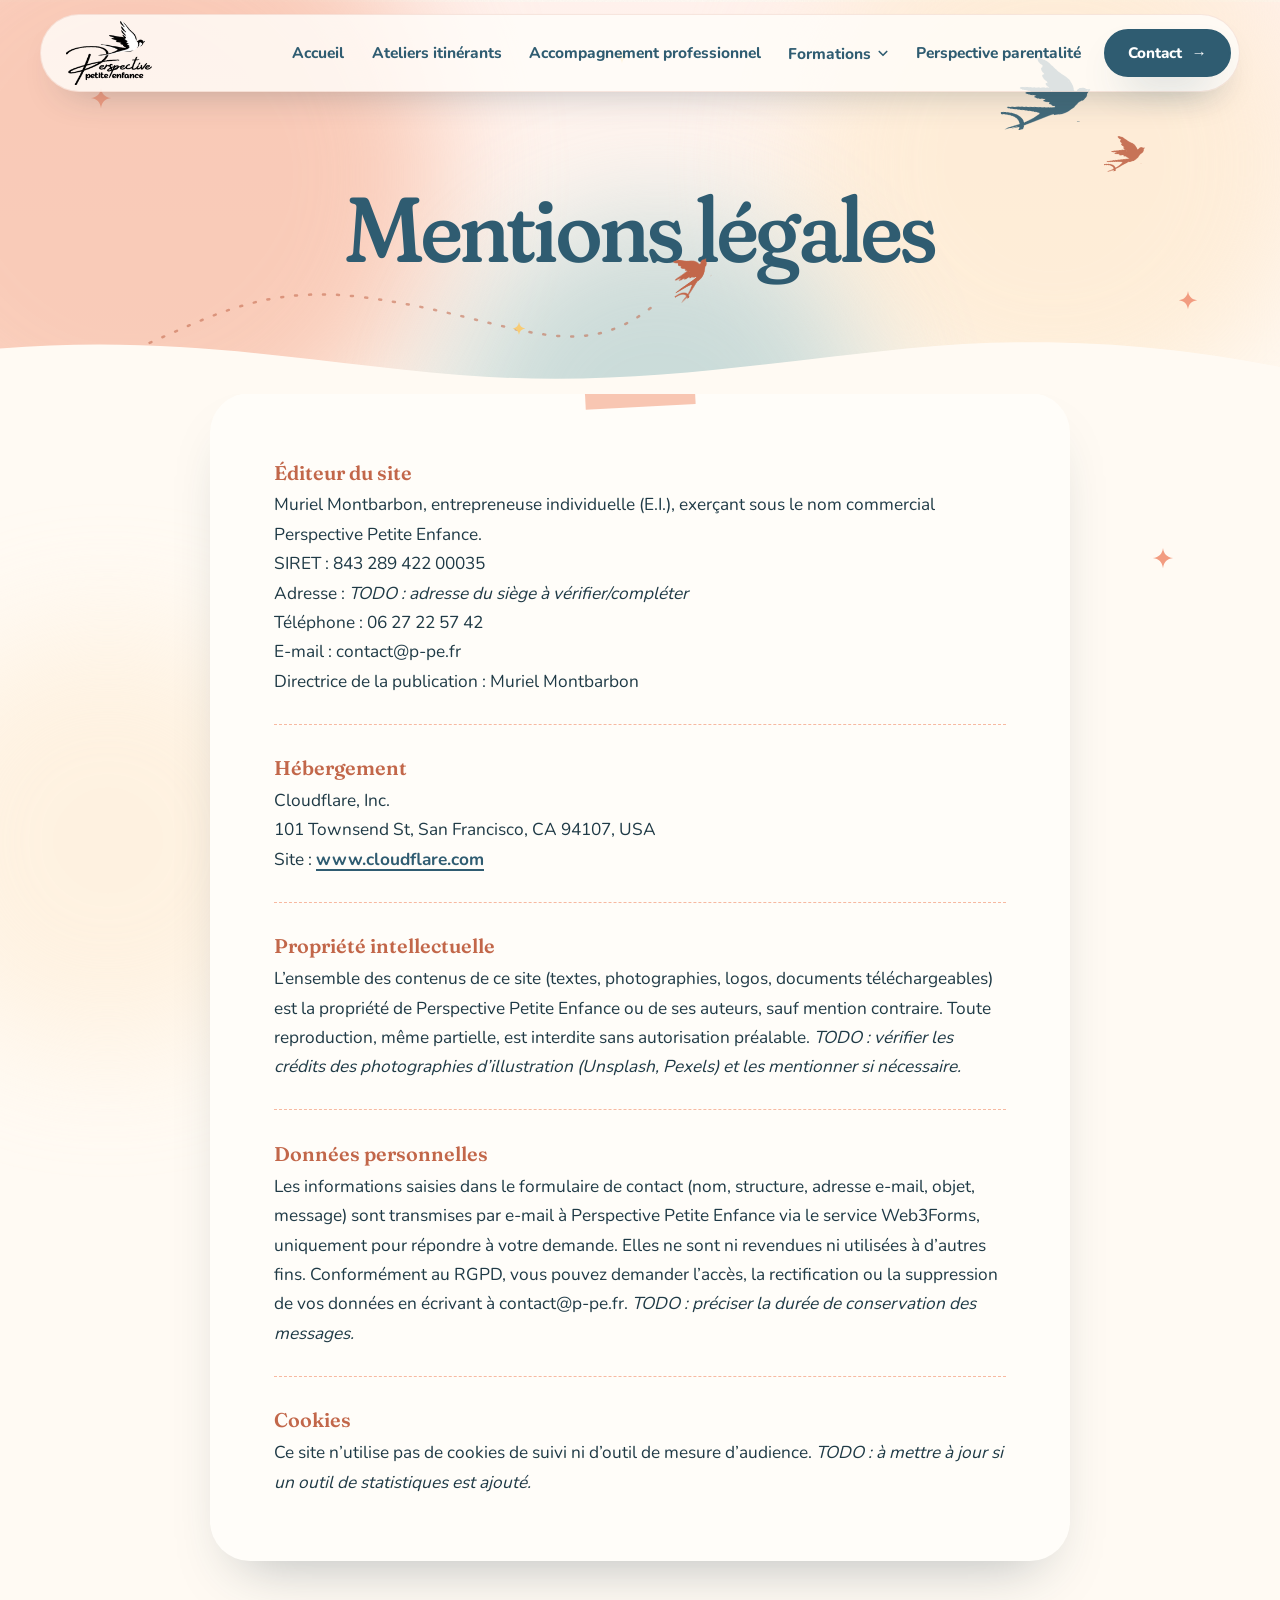
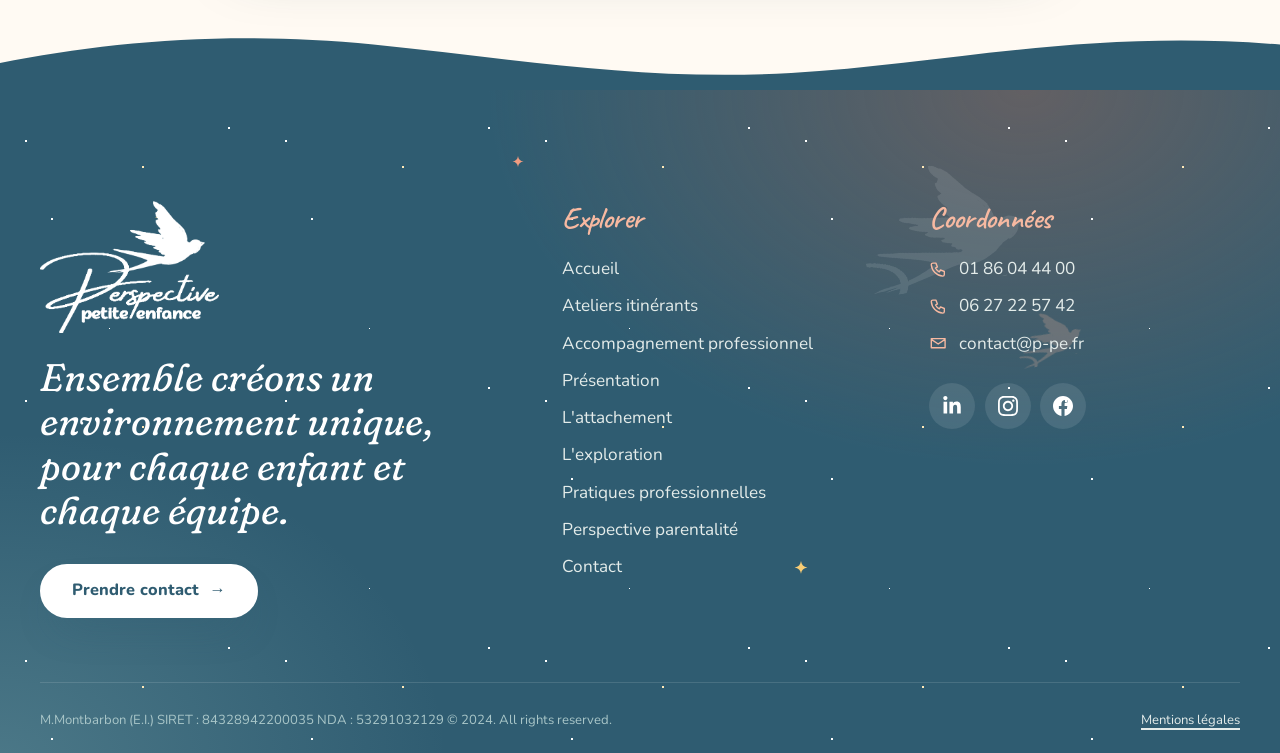
<file: mentions-legales.html>
<!DOCTYPE html><html lang="fr"><head><meta charset="utf-8"><meta name="viewport" content="width=device-width, initial-scale=1.0"><script>
      // Mouvement activé seulement si l'utilisateur n'a pas demandé moins d'animations ; filet de sécurité si le script ne se charge pas.
      if (!matchMedia('(prefers-reduced-motion: reduce)').matches) {
        document.documentElement.classList.add('mvt');
        setTimeout(function () { if (!window.__mvt) document.documentElement.classList.remove('mvt'); }, 2500);
      }
    </script><meta name="generator" content="Astro v7.4.1"><title>Mentions légales | Perspective Petite Enfance</title><meta name="description" content="Mentions légales du site p-pe.fr, Perspective Petite Enfance."><link rel="canonical" href="https://p-pe.fr/mentions-legales"><meta property="og:url" content="https://p-pe.fr/mentions-legales"><meta property="og:title" content="Mentions légales | Perspective Petite Enfance"><meta name="twitter:title" content="Mentions légales | Perspective Petite Enfance"><meta property="og:type" content="website"><meta property="og:description" content="Mentions légales du site p-pe.fr, Perspective Petite Enfance."><meta name="twitter:description" content="Mentions légales du site p-pe.fr, Perspective Petite Enfance."><meta property="og:site_name" content="Perspective Petite Enfance"><meta property="og:image" content="https://p-pe.fr/_astro/partage-ppe.CcZyMxBn_Ww45Q.jpeg"><meta name="twitter:image" content="https://p-pe.fr/_astro/partage-ppe.CcZyMxBn_Ww45Q.jpeg"><meta property="og:image:alt" content><meta name="twitter:image:alt" content><meta name="twitter:card" content="summary_large_image"><link rel="icon" sizes="16x16" href="/_astro/logo-rond-canard._WEd3Khm_1xStTs.png"><link rel="icon" sizes="32x32" href="/_astro/logo-rond-canard._WEd3Khm_Z1JcnmB.png"><link rel="icon" sizes="192x192" href="/_astro/logo-rond-canard._WEd3Khm_1zsHHU.png"><link rel="apple-touch-icon" href="/_astro/logo-rond-canard._WEd3Khm_1N2S4O.png"><link rel="sitemap" href="/sitemap-index.xml"><script type="application/ld+json">{"@context":"https://schema.org/","name":"Mentions légales","url":"https://p-pe.fr/mentions-legales","description":"Mentions légales du site p-pe.fr, Perspective Petite Enfance.","image":"https://p-pe.fr/_astro/partage-ppe.CcZyMxBn_Ww45Q.jpeg","inLanguage":"fr","keywords":[],"@type":"WebPage"}</script><style>html.lenis,html.lenis body{height:auto}.lenis:not(.lenis-autoToggle).lenis-stopped{overflow:clip}.lenis [data-lenis-prevent],.lenis [data-lenis-prevent-wheel],.lenis [data-lenis-prevent-touch],.lenis [data-lenis-prevent-vertical],.lenis [data-lenis-prevent-horizontal]{overscroll-behavior:contain}.lenis.lenis-smooth iframe{pointer-events:none}.lenis.lenis-autoToggle{transition-behavior:allow-discrete;transition-property:overflow;transition-duration:1ms}
</style><link rel="stylesheet" href="/_astro/_..CVEN52vb.css"></head><body><a class="lien-evitement" href="#contenu">Aller au contenu</a><header class="site-header" data-astro-cid-nen7h5rs><div class="site-header__barre" data-astro-cid-nen7h5rs><a class="site-header__logo" href="/" aria-label="Perspective Petite Enfance - accueil" data-astro-cid-nen7h5rs><img src="/_astro/logo-ppe.D_nfkCnW_ZM47Bk.webp" srcset="/_astro/logo-ppe.D_nfkCnW_1XpEIo.webp 150w, /_astro/logo-ppe.D_nfkCnW_ZM47Bk.webp 300w" alt="Perspective Petite Enfance logo" sizes="150px" loading="eager" data-astro-cid-nen7h5rs="true" decoding="async" width="300" height="221"></a><button class="burger" type="button" aria-label="Menu" aria-expanded="false" aria-controls="menu-principal" data-astro-cid-nen7h5rs><span data-astro-cid-nen7h5rs></span><span data-astro-cid-nen7h5rs></span><span data-astro-cid-nen7h5rs></span></button><nav id="menu-principal" class="nav" aria-label="Menu principal" data-astro-cid-nen7h5rs><ul class="nav__liste" data-astro-cid-nen7h5rs><li class="nav__item" data-astro-cid-nen7h5rs><a class="nav__lien" href="/" data-astro-cid-nen7h5rs>Accueil</a></li><li class="nav__item" data-astro-cid-nen7h5rs><a class="nav__lien" href="/ateliers-itinerants" data-astro-cid-nen7h5rs>Ateliers itinérants</a></li><li class="nav__item" data-astro-cid-nen7h5rs><a class="nav__lien" href="/accompagnement-professionnel" data-astro-cid-nen7h5rs>Accompagnement professionnel</a></li><li class="nav__item nav__item--parent" data-astro-cid-nen7h5rs><button type="button" class="nav__lien nav__lien--parent" aria-expanded="false" data-astro-cid-nen7h5rs><span data-astro-cid-nen7h5rs>Formations</span><svg class="nav__chevron" width="12" height="12" viewBox="0 0 16 16" fill="none" aria-hidden="true" data-astro-cid-nen7h5rs><path d="M3 6l5 5 5-5" stroke="currentColor" stroke-width="2.2" stroke-linecap="round" stroke-linejoin="round" data-astro-cid-nen7h5rs></path></svg></button><ul class="nav__sous-menu" data-astro-cid-nen7h5rs><li data-astro-cid-nen7h5rs><a class="nav__sous-lien" href="/formations" data-astro-cid-nen7h5rs><span class="nav__puce" data-astro-cid-nen7h5rs>✦</span><span data-astro-cid-nen7h5rs>Présentation</span></a></li><li data-astro-cid-nen7h5rs><a class="nav__sous-lien" href="/formations-attachement" data-astro-cid-nen7h5rs><span class="nav__puce" data-astro-cid-nen7h5rs>1</span><span data-astro-cid-nen7h5rs>L&#39;attachement</span></a></li><li data-astro-cid-nen7h5rs><a class="nav__sous-lien" href="/formations-exploration" data-astro-cid-nen7h5rs><span class="nav__puce" data-astro-cid-nen7h5rs>2</span><span data-astro-cid-nen7h5rs>L&#39;exploration</span></a></li><li data-astro-cid-nen7h5rs><a class="nav__sous-lien" href="/formations-pratiques" data-astro-cid-nen7h5rs><span class="nav__puce" data-astro-cid-nen7h5rs>3</span><span data-astro-cid-nen7h5rs>Pratiques professionnelles</span></a></li></ul></li><li class="nav__item" data-astro-cid-nen7h5rs><a class="nav__lien" href="/perspective-parentalite" data-astro-cid-nen7h5rs>Perspective parentalité</a></li></ul><a class="btn nav__cta" href="/contact-perspective-petite-enfance" data-astro-cid-nen7h5rs>Contact</a><p class="nav__contact" data-astro-cid-nen7h5rs><a href="mailto:contact@p-pe.fr" data-astro-cid-nen7h5rs>contact@p-pe.fr</a><a href="tel:0186044400" data-astro-cid-nen7h5rs>01 86 04 44 00</a></p></nav></div></header><script type="module">var e=document.querySelector(`.burger`),t=document.getElementById(`menu-principal`),n=()=>window.matchMedia(`(max-width: 1080px)`).matches,r=r=>{e?.classList.toggle(`is-open`,r),t?.classList.toggle(`is-open`,r),e?.setAttribute(`aria-expanded`,String(r)),document.body.style.overflow=r&&n()?`hidden`:``};e?.addEventListener(`click`,()=>r(!e.classList.contains(`is-open`))),document.addEventListener(`keydown`,t=>{t.key===`Escape`&&e?.classList.contains(`is-open`)&&(r(!1),e.focus())}),t?.querySelectorAll(`a`).forEach(e=>e.addEventListener(`click`,()=>r(!1))),document.addEventListener(`click`,n=>{let i=n.target;e?.classList.contains(`is-open`)&&!t?.contains(i)&&!e.contains(i)&&r(!1)}),window.addEventListener(`resize`,()=>{!n()&&e?.classList.contains(`is-open`)&&r(!1)}),document.querySelectorAll(`.nav__lien--parent`).forEach(e=>{e.addEventListener(`click`,()=>{let t=e.closest(`.nav__item--parent`)?.classList.toggle(`is-open`)??!1;e.setAttribute(`aria-expanded`,String(t))})});</script><main id="contenu" tabindex="-1"><section class="sec sec--sans-vague entete-page" data-astro-cid-zwu7moz6><span class="aquarelle aquarelle--rose" style="width:620px;height:620px;left:-14%;top:-35%;opacity:0.7" aria-hidden="true" data-astro-cid-wxoehmhe></span><span class="aquarelle aquarelle--peche" style="width:520px;height:520px;left:62%;top:-25%;opacity:0.8" aria-hidden="true" data-astro-cid-wxoehmhe></span><span class="aquarelle aquarelle--lavande" style="width:420px;height:420px;left:35%;top:55%;" aria-hidden="true" data-astro-cid-wxoehmhe></span><svg class="vol" data-oiseau="/_astro/hirondelle.DJ13WODm.png" style="left:0%;top:58%;width:60%;height:160px;color:var(--corail)" viewBox="0 0 1000 400" preserveAspectRatio="none" fill="none" aria-hidden="true" data-astro-cid-wxoehmhe><path d="M0 360 C 200 380, 260 120, 470 170 S 760 380, 880 140 S 990 40, 1000 30" stroke="currentColor" stroke-width="2.5" stroke-dasharray="2 12" stroke-linecap="round" vector-effect="non-scaling-stroke" data-astro-cid-wxoehmhe></path></svg><svg class="etincelle etincelle--rose" style="left:7%;top:22%;width:22px;height:22px;animation-delay:0s" viewBox="0 0 24 24" fill="currentColor" aria-hidden="true" data-astro-cid-wxoehmhe><path d="M12 0c.9 6.6 4.4 10.1 11 11-6.6.9-10.1 4.4-11 11-.9-6.6-4.4-10.1-11-11 6.6-.9 10.1-4.4 11-11z" data-astro-cid-wxoehmhe></path></svg><svg class="etincelle" style="left:48%;top:12%;width:16px;height:16px;animation-delay:0.8s" viewBox="0 0 24 24" fill="currentColor" aria-hidden="true" data-astro-cid-wxoehmhe><path d="M12 0c.9 6.6 4.4 10.1 11 11-6.6.9-10.1 4.4-11 11-.9-6.6-4.4-10.1-11-11 6.6-.9 10.1-4.4 11-11z" data-astro-cid-wxoehmhe></path></svg><svg class="etincelle etincelle--rose" style="left:92%;top:74%;width:20px;height:20px;animation-delay:1.6s" viewBox="0 0 24 24" fill="currentColor" aria-hidden="true" data-astro-cid-wxoehmhe><path d="M12 0c.9 6.6 4.4 10.1 11 11-6.6.9-10.1 4.4-11 11-.9-6.6-4.4-10.1-11-11 6.6-.9 10.1-4.4 11-11z" data-astro-cid-wxoehmhe></path></svg><svg class="etincelle" style="left:40%;top:82%;width:14px;height:14px;animation-delay:2.1s" viewBox="0 0 24 24" fill="currentColor" aria-hidden="true" data-astro-cid-wxoehmhe><path d="M12 0c.9 6.6 4.4 10.1 11 11-6.6.9-10.1 4.4-11 11-.9-6.6-4.4-10.1-11-11 6.6-.9 10.1-4.4 11-11z" data-astro-cid-wxoehmhe></path></svg><span class="hirondelle hirondelle--flotte" style="left:78%;top:14%;width:96px;height:69px;background:var(--canard);opacity:0.9;--r:-8deg;--sx:1;--masque:url(/_astro/hirondelle.DJ13WODm.png)" aria-hidden="true" data-astro-cid-wxoehmhe></span><span class="hirondelle hirondelle--flotte" style="left:86%;top:34%;width:46px;height:33px;background:var(--corail);opacity:0.9;--r:-16deg;--sx:1;--masque:url(/_astro/hirondelle.DJ13WODm.png)" aria-hidden="true" data-astro-cid-wxoehmhe></span><div class="wrap" data-astro-cid-zwu7moz6><div class="entete-page__grille" data-astro-cid-zwu7moz6><div class="entete-page__texte apparait" data-astro-cid-zwu7moz6><h1 data-astro-cid-zwu7moz6>Mentions légales</h1></div></div></div></section><section class="sec sec--peche-clair texte texte--page" data-astro-cid-cvwewpqv><span class="aquarelle aquarelle--peche" style="width:420px;height:420px;left:-8%;top:20%;opacity:0.55" aria-hidden="true" data-astro-cid-wxoehmhe></span><svg class="etincelle etincelle--rose" style="left:90%;top:12%;width:22px;height:22px;animation-delay:0s" viewBox="0 0 24 24" fill="currentColor" aria-hidden="true" data-astro-cid-wxoehmhe><path d="M12 0c.9 6.6 4.4 10.1 11 11-6.6.9-10.1 4.4-11 11-.9-6.6-4.4-10.1-11-11 6.6-.9 10.1-4.4 11-11z" data-astro-cid-wxoehmhe></path></svg><div class="wrap wrap--etroit" data-astro-cid-cvwewpqv><article class="texte__feuille apparait" data-astro-cid-cvwewpqv><div class="rich texte__corps" data-astro-cid-cvwewpqv><p><strong>Éditeur du site</strong><br>Muriel Montbarbon, entrepreneuse individuelle (E.I.), exerçant sous le nom commercial Perspective Petite Enfance.<br>SIRET : 843 289 422 00035<br>Adresse : <em>TODO : adresse du siège à vérifier/compléter</em><br>Téléphone : 06 27 22 57 42<br>E-mail : contact@p-pe.fr<br>Directrice de la publication : Muriel Montbarbon</p>
<p><strong>Hébergement</strong><br>Cloudflare, Inc.<br>101 Townsend St, San Francisco, CA 94107, USA<br>Site : <a href="https://www.cloudflare.com" target="_blank" rel="noopener">www.cloudflare.com</a></p>
<p><strong>Propriété intellectuelle</strong><br>L’ensemble des contenus de ce site (textes, photographies, logos, documents téléchargeables) est la propriété de Perspective Petite Enfance ou de ses auteurs, sauf mention contraire. Toute reproduction, même partielle, est interdite sans autorisation préalable. <em>TODO : vérifier les crédits des photographies d’illustration (Unsplash, Pexels) et les mentionner si nécessaire.</em></p>
<p><strong>Données personnelles</strong><br>Les informations saisies dans le formulaire de contact (nom, structure, adresse e-mail, objet, message) sont transmises par e-mail à Perspective Petite Enfance via le service Web3Forms, uniquement pour répondre à votre demande. Elles ne sont ni revendues ni utilisées à d’autres fins. Conformément au RGPD, vous pouvez demander l’accès, la rectification ou la suppression de vos données en écrivant à contact@p-pe.fr. <em>TODO : préciser la durée de conservation des messages.</em></p>
<p><strong>Cookies</strong><br>Ce site n’utilise pas de cookies de suivi ni d’outil de mesure d’audience. <em>TODO : à mettre à jour si un outil de statistiques est ajouté.</em></p></div></article></div></section></main><footer class="sec footer ciel" data-astro-cid-jo6i4kqk><svg class="vol" data-oiseau="/_astro/hirondelle.DJ13WODm.png" style="left:30%;top:4%;width:60%;height:160px;color:var(--peche)" viewBox="0 0 1000 400" preserveAspectRatio="none" fill="none" aria-hidden="true" data-astro-cid-wxoehmhe><path d="M0 360 C 200 380, 260 120, 470 170 S 760 380, 880 140 S 990 40, 1000 30" stroke="currentColor" stroke-width="2.5" stroke-dasharray="2 12" stroke-linecap="round" vector-effect="non-scaling-stroke" data-astro-cid-wxoehmhe></path></svg><svg class="etincelle" style="left:12%;top:18%;width:16px;height:16px;animation-delay:0s" viewBox="0 0 24 24" fill="currentColor" aria-hidden="true" data-astro-cid-wxoehmhe><path d="M12 0c.9 6.6 4.4 10.1 11 11-6.6.9-10.1 4.4-11 11-.9-6.6-4.4-10.1-11-11 6.6-.9 10.1-4.4 11-11z" data-astro-cid-wxoehmhe></path></svg><svg class="etincelle etincelle--rose" style="left:40%;top:10%;width:12px;height:12px;animation-delay:1s" viewBox="0 0 24 24" fill="currentColor" aria-hidden="true" data-astro-cid-wxoehmhe><path d="M12 0c.9 6.6 4.4 10.1 11 11-6.6.9-10.1 4.4-11 11-.9-6.6-4.4-10.1-11-11 6.6-.9 10.1-4.4 11-11z" data-astro-cid-wxoehmhe></path></svg><svg class="etincelle" style="left:62%;top:70%;width:14px;height:14px;animation-delay:2s" viewBox="0 0 24 24" fill="currentColor" aria-hidden="true" data-astro-cid-wxoehmhe><path d="M12 0c.9 6.6 4.4 10.1 11 11-6.6.9-10.1 4.4-11 11-.9-6.6-4.4-10.1-11-11 6.6-.9 10.1-4.4 11-11z" data-astro-cid-wxoehmhe></path></svg><span class="hirondelle hirondelle--flotte" style="left:74%;top:8%;width:170px;height:122px;background:rgba(255,255,255,0.16);opacity:0.9;--r:-10deg;--sx:1;--masque:url(/_astro/hirondelle.DJ13WODm.png)" aria-hidden="true" data-astro-cid-wxoehmhe></span><span class="hirondelle hirondelle--flotte" style="left:86%;top:30%;width:70px;height:50px;background:rgba(247,185,161,0.35);opacity:0.9;--r:-18deg;--sx:1;--masque:url(/_astro/hirondelle.DJ13WODm.png)" aria-hidden="true" data-astro-cid-wxoehmhe></span><div class="wrap" data-astro-cid-jo6i4kqk><div class="footer__haut" data-astro-cid-jo6i4kqk><div class="footer__marque" data-astro-cid-jo6i4kqk><span class="footer__logo" style="--masque:url(/_astro/logo-ppe.D_nfkCnW.png)" role="img" aria-label="Perspective Petite Enfance logo" data-astro-cid-jo6i4kqk></span><p class="footer__accroche" data-astro-cid-jo6i4kqk>Ensemble créons un environnement unique, pour chaque enfant et chaque équipe.</p><a class="btn btn--clair footer__cta" href="/contact-perspective-petite-enfance" data-astro-cid-jo6i4kqk>Prendre contact</a></div><nav class="footer__col" aria-label="Pied de page" data-astro-cid-jo6i4kqk><h3 class="footer__titre" data-astro-cid-jo6i4kqk>Explorer</h3><ul class="footer__liste" data-astro-cid-jo6i4kqk><li data-astro-cid-jo6i4kqk><a href="/" data-astro-cid-jo6i4kqk>Accueil</a></li><li data-astro-cid-jo6i4kqk><a href="/ateliers-itinerants" data-astro-cid-jo6i4kqk>Ateliers itinérants</a></li><li data-astro-cid-jo6i4kqk><a href="/accompagnement-professionnel" data-astro-cid-jo6i4kqk>Accompagnement professionnel</a></li><li data-astro-cid-jo6i4kqk><a href="/formations" data-astro-cid-jo6i4kqk>Présentation</a></li><li data-astro-cid-jo6i4kqk><a href="/formations-attachement" data-astro-cid-jo6i4kqk>L&#39;attachement</a></li><li data-astro-cid-jo6i4kqk><a href="/formations-exploration" data-astro-cid-jo6i4kqk>L&#39;exploration</a></li><li data-astro-cid-jo6i4kqk><a href="/formations-pratiques" data-astro-cid-jo6i4kqk>Pratiques professionnelles</a></li><li data-astro-cid-jo6i4kqk><a href="/perspective-parentalite" data-astro-cid-jo6i4kqk>Perspective parentalité</a></li><li data-astro-cid-jo6i4kqk><a href="/contact-perspective-petite-enfance" data-astro-cid-jo6i4kqk>Contact</a></li></ul></nav><div class="footer__col" data-astro-cid-jo6i4kqk><h3 class="footer__titre" data-astro-cid-jo6i4kqk>Coordonnées</h3><ul class="footer__liste footer__liste--contact" data-astro-cid-jo6i4kqk><li data-astro-cid-jo6i4kqk><svg class viewBox="0 0 24 24" fill="none" stroke="currentColor" stroke-width="1.8" stroke-linecap="round" stroke-linejoin="round" aria-hidden="true" focusable="false"><path d="M5 4h4l2 5-2.5 1.5a11 11 0 0 0 5 5L15 13l5 2v4a2 2 0 0 1-2 2A16 16 0 0 1 3 6a2 2 0 0 1 2-2z"></path></svg><a href="tel:0186044400" data-astro-cid-jo6i4kqk>01 86 04 44 00</a></li><li data-astro-cid-jo6i4kqk><svg class viewBox="0 0 24 24" fill="none" stroke="currentColor" stroke-width="1.8" stroke-linecap="round" stroke-linejoin="round" aria-hidden="true" focusable="false"><path d="M5 4h4l2 5-2.5 1.5a11 11 0 0 0 5 5L15 13l5 2v4a2 2 0 0 1-2 2A16 16 0 0 1 3 6a2 2 0 0 1 2-2z"></path></svg><a href="tel:0627225742" data-astro-cid-jo6i4kqk>06 27 22 57 42</a></li><li data-astro-cid-jo6i4kqk><svg class viewBox="0 0 24 24" fill="none" stroke="currentColor" stroke-width="1.8" stroke-linecap="round" stroke-linejoin="round" aria-hidden="true" focusable="false"><path d="M3 6h18v12H3zM3 7l9 6 9-6"></path></svg><a href="mailto:contact@p-pe.fr" data-astro-cid-jo6i4kqk>contact@p-pe.fr</a></li></ul><ul class="footer__reseaux" data-astro-cid-jo6i4kqk><li data-astro-cid-jo6i4kqk><a href="https://www.linkedin.com/company/perspective-petite-enfance" target="_blank" rel="noopener" title="Go to linkedin page" data-astro-cid-jo6i4kqk><svg width="20" height="20" viewBox="0 0 24 24" fill="none" xmlns="http://www.w3.org/2000/svg" aria-hidden="true" focusable="false"><path d="M6.20156 21H1.84688V6.97969H6.20156V21ZM4.02187 5.06719C2.62969 5.06719 1.5 3.91406 1.5 2.52187C1.5 1.85303 1.7657 1.21158 2.23864 0.73864C2.71158 0.265697 3.35303 0 4.02187 0C4.69072 0 5.33217 0.265697 5.80511 0.73864C6.27805 1.21158 6.54375 1.85303 6.54375 2.52187C6.54375 3.91406 5.41406 5.06719 4.02187 5.06719ZM22.4953 21H18.15V14.175C18.15 12.5484 18.1172 10.4625 15.8859 10.4625C13.6219 10.4625 13.275 12.2297 13.275 14.0578V21H8.925V6.97969H13.1016V8.89219H13.1625C13.7438 7.79062 15.1641 6.62812 17.2828 6.62812C21.6891 6.62812 22.5 9.52969 22.5 13.2984V21H22.4953Z" fill="currentColor"></path></svg><span class="sr-only">LinkedIn</span></a></li><li data-astro-cid-jo6i4kqk><a href="https://www.instagram.com/perspective.petite.enfance" target="_blank" rel="noopener" title="Go to instagram page" data-astro-cid-jo6i4kqk><svg width="20" height="20" viewBox="0 0 24 24" fill="none" xmlns="http://www.w3.org/2000/svg" aria-hidden="true" focusable="false"><path d="M12.0027 5.84808C8.59743 5.84808 5.85075 8.59477 5.85075 12C5.85075 15.4053 8.59743 18.1519 12.0027 18.1519C15.4079 18.1519 18.1546 15.4053 18.1546 12C18.1546 8.59477 15.4079 5.84808 12.0027 5.84808ZM12.0027 15.9996C9.80212 15.9996 8.00312 14.2059 8.00312 12C8.00312 9.7941 9.79677 8.00046 12.0027 8.00046C14.2086 8.00046 16.0022 9.7941 16.0022 12C16.0022 14.2059 14.2032 15.9996 12.0027 15.9996ZM19.8412 5.59644C19.8412 6.39421 19.1987 7.03135 18.4062 7.03135C17.6085 7.03135 16.9713 6.38885 16.9713 5.59644C16.9713 4.80402 17.6138 4.16153 18.4062 4.16153C19.1987 4.16153 19.8412 4.80402 19.8412 5.59644ZM23.9157 7.05277C23.8247 5.13063 23.3856 3.42798 21.9775 2.02523C20.5748 0.622485 18.8721 0.183425 16.95 0.0870142C14.9691 -0.0254218 9.03094 -0.0254218 7.05 0.0870142C5.13321 0.178071 3.43056 0.617131 2.02247 2.01988C0.614379 3.42263 0.180675 5.12528 0.0842616 7.04742C-0.0281744 9.02836 -0.0281744 14.9663 0.0842616 16.9472C0.175321 18.8694 0.614379 20.572 2.02247 21.9748C3.43056 23.3775 5.12786 23.8166 7.05 23.913C9.03094 24.0254 14.9691 24.0254 16.95 23.913C18.8721 23.8219 20.5748 23.3829 21.9775 21.9748C23.3803 20.572 23.8193 18.8694 23.9157 16.9472C24.0281 14.9663 24.0281 9.03371 23.9157 7.05277ZM21.3565 19.0728C20.9388 20.1222 20.1303 20.9307 19.0756 21.3537C17.4961 21.9801 13.748 21.8355 12.0027 21.8355C10.2573 21.8355 6.50389 21.9748 4.92971 21.3537C3.88036 20.936 3.07188 20.1275 2.64888 19.0728C2.02247 17.4933 2.16705 13.7453 2.16705 12C2.16705 10.2547 2.02782 6.5013 2.64888 4.92717C3.06652 3.87783 3.875 3.06936 4.92971 2.64636C6.50924 2.01988 10.2573 2.16452 12.0027 2.16452C13.748 2.16452 17.5015 2.02523 19.0756 2.64636C20.125 3.064 20.9335 3.87247 21.3565 4.92717C21.9829 6.50666 21.8383 10.2547 21.8383 12C21.8383 13.7453 21.9829 17.4987 21.3565 19.0728Z" fill="currentColor"></path></svg><span class="sr-only">Instagram</span></a></li><li data-astro-cid-jo6i4kqk><a href="https://www.facebook.com/profile.php?id=61570478800242" target="_blank" rel="noopener" title="Go to facebook page" data-astro-cid-jo6i4kqk><svg width="20" height="20" viewBox="0 0 24 24" fill="none" xmlns="http://www.w3.org/2000/svg" aria-hidden="true" focusable="false"><path d="M24 12.0726C24 5.44354 18.629 0.0725708 12 0.0725708C5.37097 0.0725708 0 5.44354 0 12.0726C0 18.0619 4.38823 23.0264 10.125 23.9274V15.5414H7.07661V12.0726H10.125V9.4287C10.125 6.42144 11.9153 4.76031 14.6574 4.76031C15.9706 4.76031 17.3439 4.99451 17.3439 4.99451V7.94612H15.8303C14.34 7.94612 13.875 8.87128 13.875 9.82015V12.0726H17.2031L16.6708 15.5414H13.875V23.9274C19.6118 23.0264 24 18.0619 24 12.0726Z" fill="currentColor"></path></svg><span class="sr-only">Facebook</span></a></li></ul></div></div><div class="footer__bas" data-astro-cid-jo6i4kqk><p data-astro-cid-jo6i4kqk>M.Montbarbon (E.I.) SIRET : 84328942200035 NDA : 53291032129 © 2024. All rights reserved.</p><a href="/mentions-legales" data-astro-cid-jo6i4kqk>Mentions légales</a></div></div></footer><button class="haut" type="button" aria-label="Remonter en haut de la page"><svg viewBox="0 0 24 24" fill="none" aria-hidden="true"><path d="M12 19V5M5 12l7-7 7 7" stroke="currentColor" stroke-width="2.4" stroke-linecap="round" stroke-linejoin="round"></path></svg></button><script type="module" src="/_astro/Base.astro_astro_type_script_index_0_lang.CKbqx2ip.js"></script><div class="lightbox" id="lightbox" role="dialog" aria-modal="true" aria-label="Image agrandie" hidden><button class="lightbox__nav lightbox__nav--prev" type="button" aria-label="Image précédente">‹</button><img alt=""><button class="lightbox__nav lightbox__nav--next" type="button" aria-label="Image suivante">›</button><button class="lightbox__close" type="button" aria-label="Fermer">×</button></div><script type="module">var e=document.getElementById(`lightbox`),t=e.querySelector(`img`),n=Array.from(document.querySelectorAll(`img[data-lightbox]`)),r=[],i=0,a=()=>{let e=r[i];t.src=e.currentSrc||e.src,t.alt=e.alt},o=t=>{r=n.filter(e=>e.dataset.lightbox===t.dataset.lightbox),i=r.indexOf(t),a(),e.hidden=!1,e.classList.add(`is-open`),document.body.style.overflow=`hidden`},s=()=>{e.classList.remove(`is-open`),e.hidden=!0,document.body.style.overflow=``};n.forEach(e=>e.addEventListener(`click`,()=>o(e))),e.querySelector(`.lightbox__close`)?.addEventListener(`click`,s),e.querySelector(`.lightbox__nav--prev`)?.addEventListener(`click`,()=>{i=(i-1+r.length)%r.length,a()}),e.querySelector(`.lightbox__nav--next`)?.addEventListener(`click`,()=>{i=(i+1)%r.length,a()}),e.addEventListener(`click`,t=>{t.target===e&&s()}),document.addEventListener(`keydown`,t=>{e.hidden||(t.key===`Escape`&&s(),t.key===`ArrowLeft`&&(i=(i-1+r.length)%r.length,a()),t.key===`ArrowRight`&&(i=(i+1)%r.length,a()))});var c=0;e.addEventListener(`touchstart`,e=>{c=e.touches[0].clientX},{passive:!0}),e.addEventListener(`touchend`,e=>{let t=e.changedTouches[0].clientX-c;Math.abs(t)<50||r.length<2||(i=(i+(t<0?1:-1)+r.length)%r.length,a())});</script></body></html>
</file>
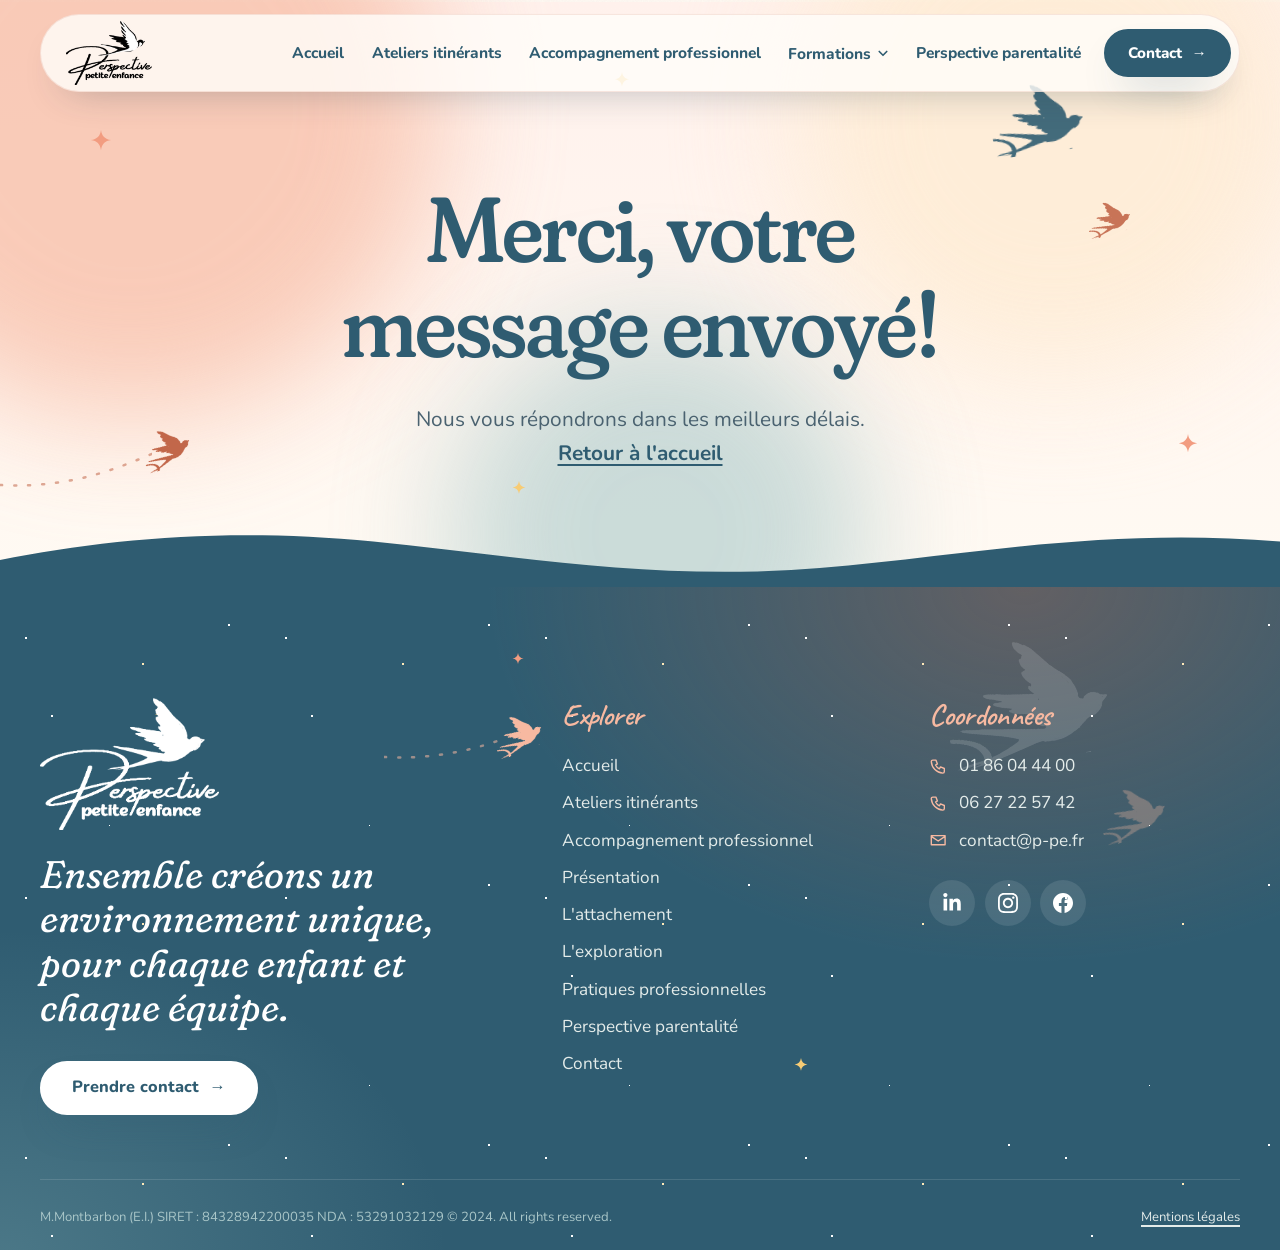
<file: merci.html>
<!DOCTYPE html><html lang="fr"><head><meta charset="utf-8"><meta name="viewport" content="width=device-width, initial-scale=1.0"><script>
      // Mouvement activé seulement si l'utilisateur n'a pas demandé moins d'animations ; filet de sécurité si le script ne se charge pas.
      if (!matchMedia('(prefers-reduced-motion: reduce)').matches) {
        document.documentElement.classList.add('mvt');
        setTimeout(function () { if (!window.__mvt) document.documentElement.classList.remove('mvt'); }, 2500);
      }
    </script><meta name="generator" content="Astro v7.4.1"><title>Message envoyé | Perspective Petite Enfance</title><meta name="description" content="Votre message a bien été envoyé à Perspective Petite Enfance."><meta name="robots" content="noindex"><link rel="canonical" href="https://p-pe.fr/merci"><meta property="og:url" content="https://p-pe.fr/merci"><meta property="og:title" content="Message envoyé | Perspective Petite Enfance"><meta name="twitter:title" content="Message envoyé | Perspective Petite Enfance"><meta property="og:type" content="website"><meta property="og:description" content="Votre message a bien été envoyé à Perspective Petite Enfance."><meta name="twitter:description" content="Votre message a bien été envoyé à Perspective Petite Enfance."><meta property="og:site_name" content="Perspective Petite Enfance"><meta property="og:image" content="https://p-pe.fr/_astro/partage-ppe.CcZyMxBn_Ww45Q.jpeg"><meta name="twitter:image" content="https://p-pe.fr/_astro/partage-ppe.CcZyMxBn_Ww45Q.jpeg"><meta property="og:image:alt" content><meta name="twitter:image:alt" content><meta name="twitter:card" content="summary_large_image"><link rel="icon" sizes="16x16" href="/_astro/logo-rond-canard._WEd3Khm_1xStTs.png"><link rel="icon" sizes="32x32" href="/_astro/logo-rond-canard._WEd3Khm_Z1JcnmB.png"><link rel="icon" sizes="192x192" href="/_astro/logo-rond-canard._WEd3Khm_1zsHHU.png"><link rel="apple-touch-icon" href="/_astro/logo-rond-canard._WEd3Khm_1N2S4O.png"><link rel="sitemap" href="/sitemap-index.xml"><script type="application/ld+json">{"@context":"https://schema.org/","name":"Message envoyé","url":"https://p-pe.fr/merci","description":"Votre message a bien été envoyé à Perspective Petite Enfance.","image":"https://p-pe.fr/_astro/partage-ppe.CcZyMxBn_Ww45Q.jpeg","inLanguage":"fr","keywords":[],"@type":"WebPage"}</script><style>html.lenis,html.lenis body{height:auto}.lenis:not(.lenis-autoToggle).lenis-stopped{overflow:clip}.lenis [data-lenis-prevent],.lenis [data-lenis-prevent-wheel],.lenis [data-lenis-prevent-touch],.lenis [data-lenis-prevent-vertical],.lenis [data-lenis-prevent-horizontal]{overscroll-behavior:contain}.lenis.lenis-smooth iframe{pointer-events:none}.lenis.lenis-autoToggle{transition-behavior:allow-discrete;transition-property:overflow;transition-duration:1ms}
</style><link rel="stylesheet" href="/_astro/_..CVEN52vb.css"></head><body><a class="lien-evitement" href="#contenu">Aller au contenu</a><header class="site-header" data-astro-cid-nen7h5rs><div class="site-header__barre" data-astro-cid-nen7h5rs><a class="site-header__logo" href="/" aria-label="Perspective Petite Enfance - accueil" data-astro-cid-nen7h5rs><img src="/_astro/logo-ppe.D_nfkCnW_ZM47Bk.webp" srcset="/_astro/logo-ppe.D_nfkCnW_1XpEIo.webp 150w, /_astro/logo-ppe.D_nfkCnW_ZM47Bk.webp 300w" alt="Perspective Petite Enfance logo" sizes="150px" loading="eager" data-astro-cid-nen7h5rs="true" decoding="async" width="300" height="221"></a><button class="burger" type="button" aria-label="Menu" aria-expanded="false" aria-controls="menu-principal" data-astro-cid-nen7h5rs><span data-astro-cid-nen7h5rs></span><span data-astro-cid-nen7h5rs></span><span data-astro-cid-nen7h5rs></span></button><nav id="menu-principal" class="nav" aria-label="Menu principal" data-astro-cid-nen7h5rs><ul class="nav__liste" data-astro-cid-nen7h5rs><li class="nav__item" data-astro-cid-nen7h5rs><a class="nav__lien" href="/" data-astro-cid-nen7h5rs>Accueil</a></li><li class="nav__item" data-astro-cid-nen7h5rs><a class="nav__lien" href="/ateliers-itinerants" data-astro-cid-nen7h5rs>Ateliers itinérants</a></li><li class="nav__item" data-astro-cid-nen7h5rs><a class="nav__lien" href="/accompagnement-professionnel" data-astro-cid-nen7h5rs>Accompagnement professionnel</a></li><li class="nav__item nav__item--parent" data-astro-cid-nen7h5rs><button type="button" class="nav__lien nav__lien--parent" aria-expanded="false" data-astro-cid-nen7h5rs><span data-astro-cid-nen7h5rs>Formations</span><svg class="nav__chevron" width="12" height="12" viewBox="0 0 16 16" fill="none" aria-hidden="true" data-astro-cid-nen7h5rs><path d="M3 6l5 5 5-5" stroke="currentColor" stroke-width="2.2" stroke-linecap="round" stroke-linejoin="round" data-astro-cid-nen7h5rs></path></svg></button><ul class="nav__sous-menu" data-astro-cid-nen7h5rs><li data-astro-cid-nen7h5rs><a class="nav__sous-lien" href="/formations" data-astro-cid-nen7h5rs><span class="nav__puce" data-astro-cid-nen7h5rs>✦</span><span data-astro-cid-nen7h5rs>Présentation</span></a></li><li data-astro-cid-nen7h5rs><a class="nav__sous-lien" href="/formations-attachement" data-astro-cid-nen7h5rs><span class="nav__puce" data-astro-cid-nen7h5rs>1</span><span data-astro-cid-nen7h5rs>L&#39;attachement</span></a></li><li data-astro-cid-nen7h5rs><a class="nav__sous-lien" href="/formations-exploration" data-astro-cid-nen7h5rs><span class="nav__puce" data-astro-cid-nen7h5rs>2</span><span data-astro-cid-nen7h5rs>L&#39;exploration</span></a></li><li data-astro-cid-nen7h5rs><a class="nav__sous-lien" href="/formations-pratiques" data-astro-cid-nen7h5rs><span class="nav__puce" data-astro-cid-nen7h5rs>3</span><span data-astro-cid-nen7h5rs>Pratiques professionnelles</span></a></li></ul></li><li class="nav__item" data-astro-cid-nen7h5rs><a class="nav__lien" href="/perspective-parentalite" data-astro-cid-nen7h5rs>Perspective parentalité</a></li></ul><a class="btn nav__cta" href="/contact-perspective-petite-enfance" data-astro-cid-nen7h5rs>Contact</a><p class="nav__contact" data-astro-cid-nen7h5rs><a href="mailto:contact@p-pe.fr" data-astro-cid-nen7h5rs>contact@p-pe.fr</a><a href="tel:0186044400" data-astro-cid-nen7h5rs>01 86 04 44 00</a></p></nav></div></header><script type="module">var e=document.querySelector(`.burger`),t=document.getElementById(`menu-principal`),n=()=>window.matchMedia(`(max-width: 1080px)`).matches,r=r=>{e?.classList.toggle(`is-open`,r),t?.classList.toggle(`is-open`,r),e?.setAttribute(`aria-expanded`,String(r)),document.body.style.overflow=r&&n()?`hidden`:``};e?.addEventListener(`click`,()=>r(!e.classList.contains(`is-open`))),document.addEventListener(`keydown`,t=>{t.key===`Escape`&&e?.classList.contains(`is-open`)&&(r(!1),e.focus())}),t?.querySelectorAll(`a`).forEach(e=>e.addEventListener(`click`,()=>r(!1))),document.addEventListener(`click`,n=>{let i=n.target;e?.classList.contains(`is-open`)&&!t?.contains(i)&&!e.contains(i)&&r(!1)}),window.addEventListener(`resize`,()=>{!n()&&e?.classList.contains(`is-open`)&&r(!1)}),document.querySelectorAll(`.nav__lien--parent`).forEach(e=>{e.addEventListener(`click`,()=>{let t=e.closest(`.nav__item--parent`)?.classList.toggle(`is-open`)??!1;e.setAttribute(`aria-expanded`,String(t))})});</script><main id="contenu" tabindex="-1"><section class="sec sec--sans-vague entete-page" data-astro-cid-zwu7moz6><span class="aquarelle aquarelle--rose" style="width:620px;height:620px;left:-14%;top:-35%;opacity:0.7" aria-hidden="true" data-astro-cid-wxoehmhe></span><span class="aquarelle aquarelle--peche" style="width:520px;height:520px;left:62%;top:-25%;opacity:0.8" aria-hidden="true" data-astro-cid-wxoehmhe></span><span class="aquarelle aquarelle--lavande" style="width:420px;height:420px;left:35%;top:55%;" aria-hidden="true" data-astro-cid-wxoehmhe></span><svg class="vol" data-oiseau="/_astro/hirondelle.DJ13WODm.png" style="left:0%;top:58%;width:60%;height:160px;color:var(--corail)" viewBox="0 0 1000 400" preserveAspectRatio="none" fill="none" aria-hidden="true" data-astro-cid-wxoehmhe><path d="M0 360 C 200 380, 260 120, 470 170 S 760 380, 880 140 S 990 40, 1000 30" stroke="currentColor" stroke-width="2.5" stroke-dasharray="2 12" stroke-linecap="round" vector-effect="non-scaling-stroke" data-astro-cid-wxoehmhe></path></svg><svg class="etincelle etincelle--rose" style="left:7%;top:22%;width:22px;height:22px;animation-delay:0s" viewBox="0 0 24 24" fill="currentColor" aria-hidden="true" data-astro-cid-wxoehmhe><path d="M12 0c.9 6.6 4.4 10.1 11 11-6.6.9-10.1 4.4-11 11-.9-6.6-4.4-10.1-11-11 6.6-.9 10.1-4.4 11-11z" data-astro-cid-wxoehmhe></path></svg><svg class="etincelle" style="left:48%;top:12%;width:16px;height:16px;animation-delay:0.8s" viewBox="0 0 24 24" fill="currentColor" aria-hidden="true" data-astro-cid-wxoehmhe><path d="M12 0c.9 6.6 4.4 10.1 11 11-6.6.9-10.1 4.4-11 11-.9-6.6-4.4-10.1-11-11 6.6-.9 10.1-4.4 11-11z" data-astro-cid-wxoehmhe></path></svg><svg class="etincelle etincelle--rose" style="left:92%;top:74%;width:20px;height:20px;animation-delay:1.6s" viewBox="0 0 24 24" fill="currentColor" aria-hidden="true" data-astro-cid-wxoehmhe><path d="M12 0c.9 6.6 4.4 10.1 11 11-6.6.9-10.1 4.4-11 11-.9-6.6-4.4-10.1-11-11 6.6-.9 10.1-4.4 11-11z" data-astro-cid-wxoehmhe></path></svg><svg class="etincelle" style="left:40%;top:82%;width:14px;height:14px;animation-delay:2.1s" viewBox="0 0 24 24" fill="currentColor" aria-hidden="true" data-astro-cid-wxoehmhe><path d="M12 0c.9 6.6 4.4 10.1 11 11-6.6.9-10.1 4.4-11 11-.9-6.6-4.4-10.1-11-11 6.6-.9 10.1-4.4 11-11z" data-astro-cid-wxoehmhe></path></svg><span class="hirondelle hirondelle--flotte" style="left:78%;top:14%;width:96px;height:69px;background:var(--canard);opacity:0.9;--r:-8deg;--sx:1;--masque:url(/_astro/hirondelle.DJ13WODm.png)" aria-hidden="true" data-astro-cid-wxoehmhe></span><span class="hirondelle hirondelle--flotte" style="left:86%;top:34%;width:46px;height:33px;background:var(--corail);opacity:0.9;--r:-16deg;--sx:1;--masque:url(/_astro/hirondelle.DJ13WODm.png)" aria-hidden="true" data-astro-cid-wxoehmhe></span><div class="wrap" data-astro-cid-zwu7moz6><div class="entete-page__grille" data-astro-cid-zwu7moz6><div class="entete-page__texte apparait" data-astro-cid-zwu7moz6><h1 data-astro-cid-zwu7moz6>Merci, votre message envoyé!</h1><div class="entete-page__chapo rich lead" data-astro-cid-zwu7moz6><p>Nous vous répondrons dans les meilleurs délais.<br><a href="/">Retour à l'accueil</a></p></div></div></div></div></section></main><footer class="sec footer ciel" data-astro-cid-jo6i4kqk><svg class="vol" data-oiseau="/_astro/hirondelle.DJ13WODm.png" style="left:30%;top:4%;width:60%;height:160px;color:var(--peche)" viewBox="0 0 1000 400" preserveAspectRatio="none" fill="none" aria-hidden="true" data-astro-cid-wxoehmhe><path d="M0 360 C 200 380, 260 120, 470 170 S 760 380, 880 140 S 990 40, 1000 30" stroke="currentColor" stroke-width="2.5" stroke-dasharray="2 12" stroke-linecap="round" vector-effect="non-scaling-stroke" data-astro-cid-wxoehmhe></path></svg><svg class="etincelle" style="left:12%;top:18%;width:16px;height:16px;animation-delay:0s" viewBox="0 0 24 24" fill="currentColor" aria-hidden="true" data-astro-cid-wxoehmhe><path d="M12 0c.9 6.6 4.4 10.1 11 11-6.6.9-10.1 4.4-11 11-.9-6.6-4.4-10.1-11-11 6.6-.9 10.1-4.4 11-11z" data-astro-cid-wxoehmhe></path></svg><svg class="etincelle etincelle--rose" style="left:40%;top:10%;width:12px;height:12px;animation-delay:1s" viewBox="0 0 24 24" fill="currentColor" aria-hidden="true" data-astro-cid-wxoehmhe><path d="M12 0c.9 6.6 4.4 10.1 11 11-6.6.9-10.1 4.4-11 11-.9-6.6-4.4-10.1-11-11 6.6-.9 10.1-4.4 11-11z" data-astro-cid-wxoehmhe></path></svg><svg class="etincelle" style="left:62%;top:70%;width:14px;height:14px;animation-delay:2s" viewBox="0 0 24 24" fill="currentColor" aria-hidden="true" data-astro-cid-wxoehmhe><path d="M12 0c.9 6.6 4.4 10.1 11 11-6.6.9-10.1 4.4-11 11-.9-6.6-4.4-10.1-11-11 6.6-.9 10.1-4.4 11-11z" data-astro-cid-wxoehmhe></path></svg><span class="hirondelle hirondelle--flotte" style="left:74%;top:8%;width:170px;height:122px;background:rgba(255,255,255,0.16);opacity:0.9;--r:-10deg;--sx:1;--masque:url(/_astro/hirondelle.DJ13WODm.png)" aria-hidden="true" data-astro-cid-wxoehmhe></span><span class="hirondelle hirondelle--flotte" style="left:86%;top:30%;width:70px;height:50px;background:rgba(247,185,161,0.35);opacity:0.9;--r:-18deg;--sx:1;--masque:url(/_astro/hirondelle.DJ13WODm.png)" aria-hidden="true" data-astro-cid-wxoehmhe></span><div class="wrap" data-astro-cid-jo6i4kqk><div class="footer__haut" data-astro-cid-jo6i4kqk><div class="footer__marque" data-astro-cid-jo6i4kqk><span class="footer__logo" style="--masque:url(/_astro/logo-ppe.D_nfkCnW.png)" role="img" aria-label="Perspective Petite Enfance logo" data-astro-cid-jo6i4kqk></span><p class="footer__accroche" data-astro-cid-jo6i4kqk>Ensemble créons un environnement unique, pour chaque enfant et chaque équipe.</p><a class="btn btn--clair footer__cta" href="/contact-perspective-petite-enfance" data-astro-cid-jo6i4kqk>Prendre contact</a></div><nav class="footer__col" aria-label="Pied de page" data-astro-cid-jo6i4kqk><h3 class="footer__titre" data-astro-cid-jo6i4kqk>Explorer</h3><ul class="footer__liste" data-astro-cid-jo6i4kqk><li data-astro-cid-jo6i4kqk><a href="/" data-astro-cid-jo6i4kqk>Accueil</a></li><li data-astro-cid-jo6i4kqk><a href="/ateliers-itinerants" data-astro-cid-jo6i4kqk>Ateliers itinérants</a></li><li data-astro-cid-jo6i4kqk><a href="/accompagnement-professionnel" data-astro-cid-jo6i4kqk>Accompagnement professionnel</a></li><li data-astro-cid-jo6i4kqk><a href="/formations" data-astro-cid-jo6i4kqk>Présentation</a></li><li data-astro-cid-jo6i4kqk><a href="/formations-attachement" data-astro-cid-jo6i4kqk>L&#39;attachement</a></li><li data-astro-cid-jo6i4kqk><a href="/formations-exploration" data-astro-cid-jo6i4kqk>L&#39;exploration</a></li><li data-astro-cid-jo6i4kqk><a href="/formations-pratiques" data-astro-cid-jo6i4kqk>Pratiques professionnelles</a></li><li data-astro-cid-jo6i4kqk><a href="/perspective-parentalite" data-astro-cid-jo6i4kqk>Perspective parentalité</a></li><li data-astro-cid-jo6i4kqk><a href="/contact-perspective-petite-enfance" data-astro-cid-jo6i4kqk>Contact</a></li></ul></nav><div class="footer__col" data-astro-cid-jo6i4kqk><h3 class="footer__titre" data-astro-cid-jo6i4kqk>Coordonnées</h3><ul class="footer__liste footer__liste--contact" data-astro-cid-jo6i4kqk><li data-astro-cid-jo6i4kqk><svg class viewBox="0 0 24 24" fill="none" stroke="currentColor" stroke-width="1.8" stroke-linecap="round" stroke-linejoin="round" aria-hidden="true" focusable="false"><path d="M5 4h4l2 5-2.5 1.5a11 11 0 0 0 5 5L15 13l5 2v4a2 2 0 0 1-2 2A16 16 0 0 1 3 6a2 2 0 0 1 2-2z"></path></svg><a href="tel:0186044400" data-astro-cid-jo6i4kqk>01 86 04 44 00</a></li><li data-astro-cid-jo6i4kqk><svg class viewBox="0 0 24 24" fill="none" stroke="currentColor" stroke-width="1.8" stroke-linecap="round" stroke-linejoin="round" aria-hidden="true" focusable="false"><path d="M5 4h4l2 5-2.5 1.5a11 11 0 0 0 5 5L15 13l5 2v4a2 2 0 0 1-2 2A16 16 0 0 1 3 6a2 2 0 0 1 2-2z"></path></svg><a href="tel:0627225742" data-astro-cid-jo6i4kqk>06 27 22 57 42</a></li><li data-astro-cid-jo6i4kqk><svg class viewBox="0 0 24 24" fill="none" stroke="currentColor" stroke-width="1.8" stroke-linecap="round" stroke-linejoin="round" aria-hidden="true" focusable="false"><path d="M3 6h18v12H3zM3 7l9 6 9-6"></path></svg><a href="mailto:contact@p-pe.fr" data-astro-cid-jo6i4kqk>contact@p-pe.fr</a></li></ul><ul class="footer__reseaux" data-astro-cid-jo6i4kqk><li data-astro-cid-jo6i4kqk><a href="https://www.linkedin.com/company/perspective-petite-enfance" target="_blank" rel="noopener" title="Go to linkedin page" data-astro-cid-jo6i4kqk><svg width="20" height="20" viewBox="0 0 24 24" fill="none" xmlns="http://www.w3.org/2000/svg" aria-hidden="true" focusable="false"><path d="M6.20156 21H1.84688V6.97969H6.20156V21ZM4.02187 5.06719C2.62969 5.06719 1.5 3.91406 1.5 2.52187C1.5 1.85303 1.7657 1.21158 2.23864 0.73864C2.71158 0.265697 3.35303 0 4.02187 0C4.69072 0 5.33217 0.265697 5.80511 0.73864C6.27805 1.21158 6.54375 1.85303 6.54375 2.52187C6.54375 3.91406 5.41406 5.06719 4.02187 5.06719ZM22.4953 21H18.15V14.175C18.15 12.5484 18.1172 10.4625 15.8859 10.4625C13.6219 10.4625 13.275 12.2297 13.275 14.0578V21H8.925V6.97969H13.1016V8.89219H13.1625C13.7438 7.79062 15.1641 6.62812 17.2828 6.62812C21.6891 6.62812 22.5 9.52969 22.5 13.2984V21H22.4953Z" fill="currentColor"></path></svg><span class="sr-only">LinkedIn</span></a></li><li data-astro-cid-jo6i4kqk><a href="https://www.instagram.com/perspective.petite.enfance" target="_blank" rel="noopener" title="Go to instagram page" data-astro-cid-jo6i4kqk><svg width="20" height="20" viewBox="0 0 24 24" fill="none" xmlns="http://www.w3.org/2000/svg" aria-hidden="true" focusable="false"><path d="M12.0027 5.84808C8.59743 5.84808 5.85075 8.59477 5.85075 12C5.85075 15.4053 8.59743 18.1519 12.0027 18.1519C15.4079 18.1519 18.1546 15.4053 18.1546 12C18.1546 8.59477 15.4079 5.84808 12.0027 5.84808ZM12.0027 15.9996C9.80212 15.9996 8.00312 14.2059 8.00312 12C8.00312 9.7941 9.79677 8.00046 12.0027 8.00046C14.2086 8.00046 16.0022 9.7941 16.0022 12C16.0022 14.2059 14.2032 15.9996 12.0027 15.9996ZM19.8412 5.59644C19.8412 6.39421 19.1987 7.03135 18.4062 7.03135C17.6085 7.03135 16.9713 6.38885 16.9713 5.59644C16.9713 4.80402 17.6138 4.16153 18.4062 4.16153C19.1987 4.16153 19.8412 4.80402 19.8412 5.59644ZM23.9157 7.05277C23.8247 5.13063 23.3856 3.42798 21.9775 2.02523C20.5748 0.622485 18.8721 0.183425 16.95 0.0870142C14.9691 -0.0254218 9.03094 -0.0254218 7.05 0.0870142C5.13321 0.178071 3.43056 0.617131 2.02247 2.01988C0.614379 3.42263 0.180675 5.12528 0.0842616 7.04742C-0.0281744 9.02836 -0.0281744 14.9663 0.0842616 16.9472C0.175321 18.8694 0.614379 20.572 2.02247 21.9748C3.43056 23.3775 5.12786 23.8166 7.05 23.913C9.03094 24.0254 14.9691 24.0254 16.95 23.913C18.8721 23.8219 20.5748 23.3829 21.9775 21.9748C23.3803 20.572 23.8193 18.8694 23.9157 16.9472C24.0281 14.9663 24.0281 9.03371 23.9157 7.05277ZM21.3565 19.0728C20.9388 20.1222 20.1303 20.9307 19.0756 21.3537C17.4961 21.9801 13.748 21.8355 12.0027 21.8355C10.2573 21.8355 6.50389 21.9748 4.92971 21.3537C3.88036 20.936 3.07188 20.1275 2.64888 19.0728C2.02247 17.4933 2.16705 13.7453 2.16705 12C2.16705 10.2547 2.02782 6.5013 2.64888 4.92717C3.06652 3.87783 3.875 3.06936 4.92971 2.64636C6.50924 2.01988 10.2573 2.16452 12.0027 2.16452C13.748 2.16452 17.5015 2.02523 19.0756 2.64636C20.125 3.064 20.9335 3.87247 21.3565 4.92717C21.9829 6.50666 21.8383 10.2547 21.8383 12C21.8383 13.7453 21.9829 17.4987 21.3565 19.0728Z" fill="currentColor"></path></svg><span class="sr-only">Instagram</span></a></li><li data-astro-cid-jo6i4kqk><a href="https://www.facebook.com/profile.php?id=61570478800242" target="_blank" rel="noopener" title="Go to facebook page" data-astro-cid-jo6i4kqk><svg width="20" height="20" viewBox="0 0 24 24" fill="none" xmlns="http://www.w3.org/2000/svg" aria-hidden="true" focusable="false"><path d="M24 12.0726C24 5.44354 18.629 0.0725708 12 0.0725708C5.37097 0.0725708 0 5.44354 0 12.0726C0 18.0619 4.38823 23.0264 10.125 23.9274V15.5414H7.07661V12.0726H10.125V9.4287C10.125 6.42144 11.9153 4.76031 14.6574 4.76031C15.9706 4.76031 17.3439 4.99451 17.3439 4.99451V7.94612H15.8303C14.34 7.94612 13.875 8.87128 13.875 9.82015V12.0726H17.2031L16.6708 15.5414H13.875V23.9274C19.6118 23.0264 24 18.0619 24 12.0726Z" fill="currentColor"></path></svg><span class="sr-only">Facebook</span></a></li></ul></div></div><div class="footer__bas" data-astro-cid-jo6i4kqk><p data-astro-cid-jo6i4kqk>M.Montbarbon (E.I.) SIRET : 84328942200035 NDA : 53291032129 © 2024. All rights reserved.</p><a href="/mentions-legales" data-astro-cid-jo6i4kqk>Mentions légales</a></div></div></footer><button class="haut" type="button" aria-label="Remonter en haut de la page"><svg viewBox="0 0 24 24" fill="none" aria-hidden="true"><path d="M12 19V5M5 12l7-7 7 7" stroke="currentColor" stroke-width="2.4" stroke-linecap="round" stroke-linejoin="round"></path></svg></button><script type="module" src="/_astro/Base.astro_astro_type_script_index_0_lang.CKbqx2ip.js"></script><div class="lightbox" id="lightbox" role="dialog" aria-modal="true" aria-label="Image agrandie" hidden><button class="lightbox__nav lightbox__nav--prev" type="button" aria-label="Image précédente">‹</button><img alt=""><button class="lightbox__nav lightbox__nav--next" type="button" aria-label="Image suivante">›</button><button class="lightbox__close" type="button" aria-label="Fermer">×</button></div><script type="module">var e=document.getElementById(`lightbox`),t=e.querySelector(`img`),n=Array.from(document.querySelectorAll(`img[data-lightbox]`)),r=[],i=0,a=()=>{let e=r[i];t.src=e.currentSrc||e.src,t.alt=e.alt},o=t=>{r=n.filter(e=>e.dataset.lightbox===t.dataset.lightbox),i=r.indexOf(t),a(),e.hidden=!1,e.classList.add(`is-open`),document.body.style.overflow=`hidden`},s=()=>{e.classList.remove(`is-open`),e.hidden=!0,document.body.style.overflow=``};n.forEach(e=>e.addEventListener(`click`,()=>o(e))),e.querySelector(`.lightbox__close`)?.addEventListener(`click`,s),e.querySelector(`.lightbox__nav--prev`)?.addEventListener(`click`,()=>{i=(i-1+r.length)%r.length,a()}),e.querySelector(`.lightbox__nav--next`)?.addEventListener(`click`,()=>{i=(i+1)%r.length,a()}),e.addEventListener(`click`,t=>{t.target===e&&s()}),document.addEventListener(`keydown`,t=>{e.hidden||(t.key===`Escape`&&s(),t.key===`ArrowLeft`&&(i=(i-1+r.length)%r.length,a()),t.key===`ArrowRight`&&(i=(i+1)%r.length,a()))});var c=0;e.addEventListener(`touchstart`,e=>{c=e.touches[0].clientX},{passive:!0}),e.addEventListener(`touchend`,e=>{let t=e.changedTouches[0].clientX-c;Math.abs(t)<50||r.length<2||(i=(i+(t<0?1:-1)+r.length)%r.length,a())});</script></body></html>
</file>
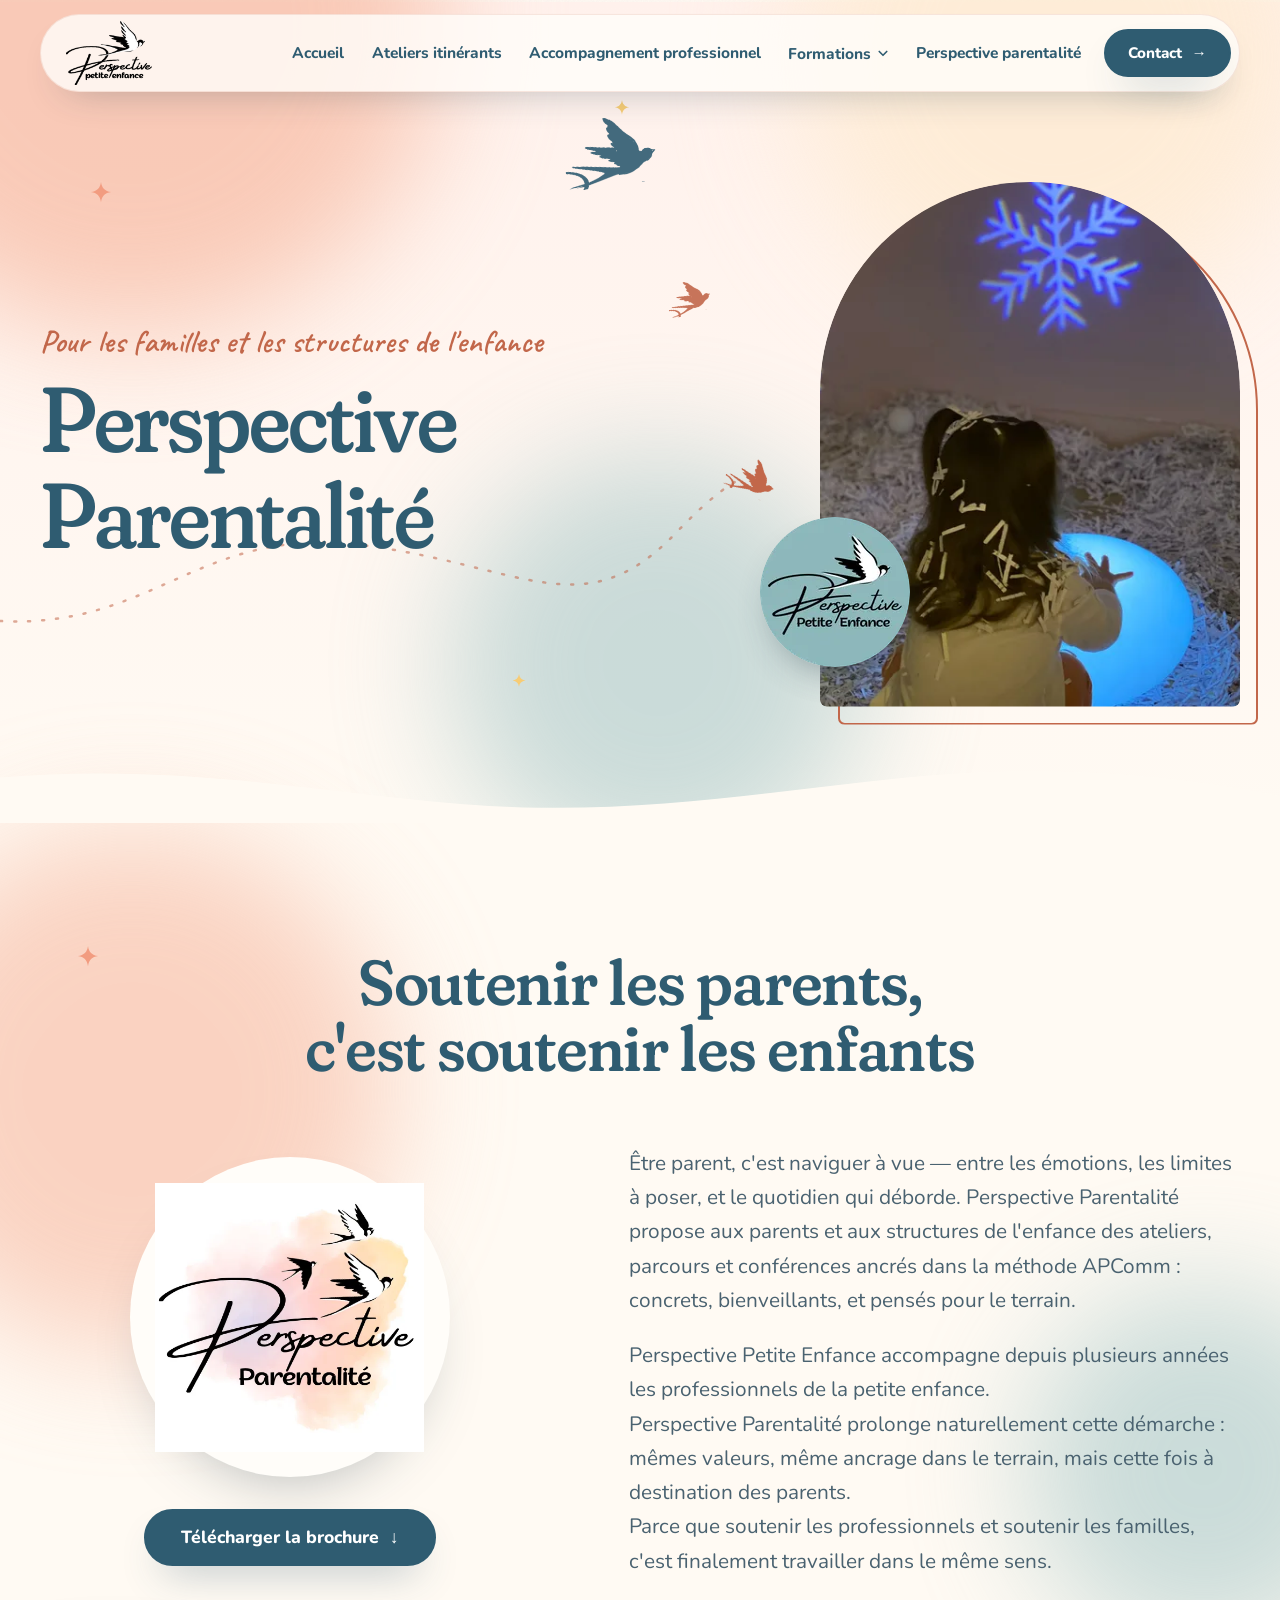
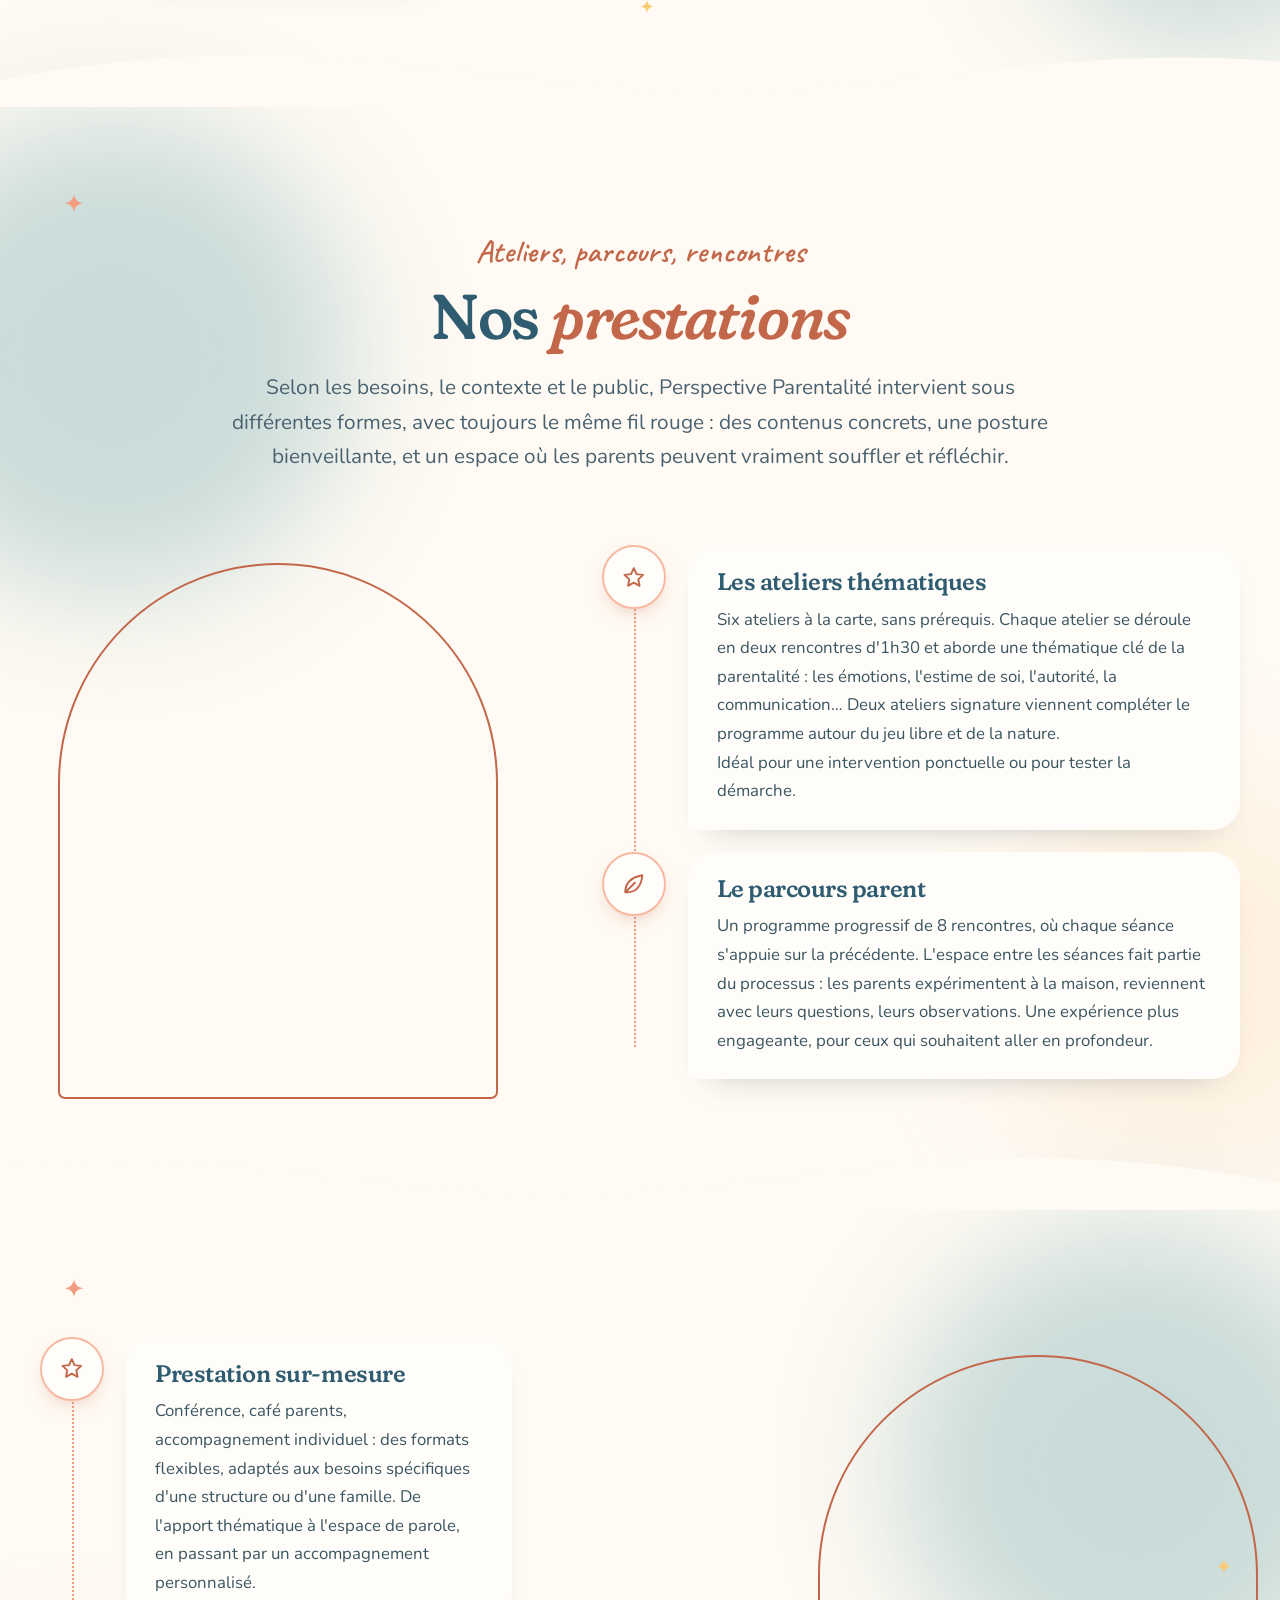
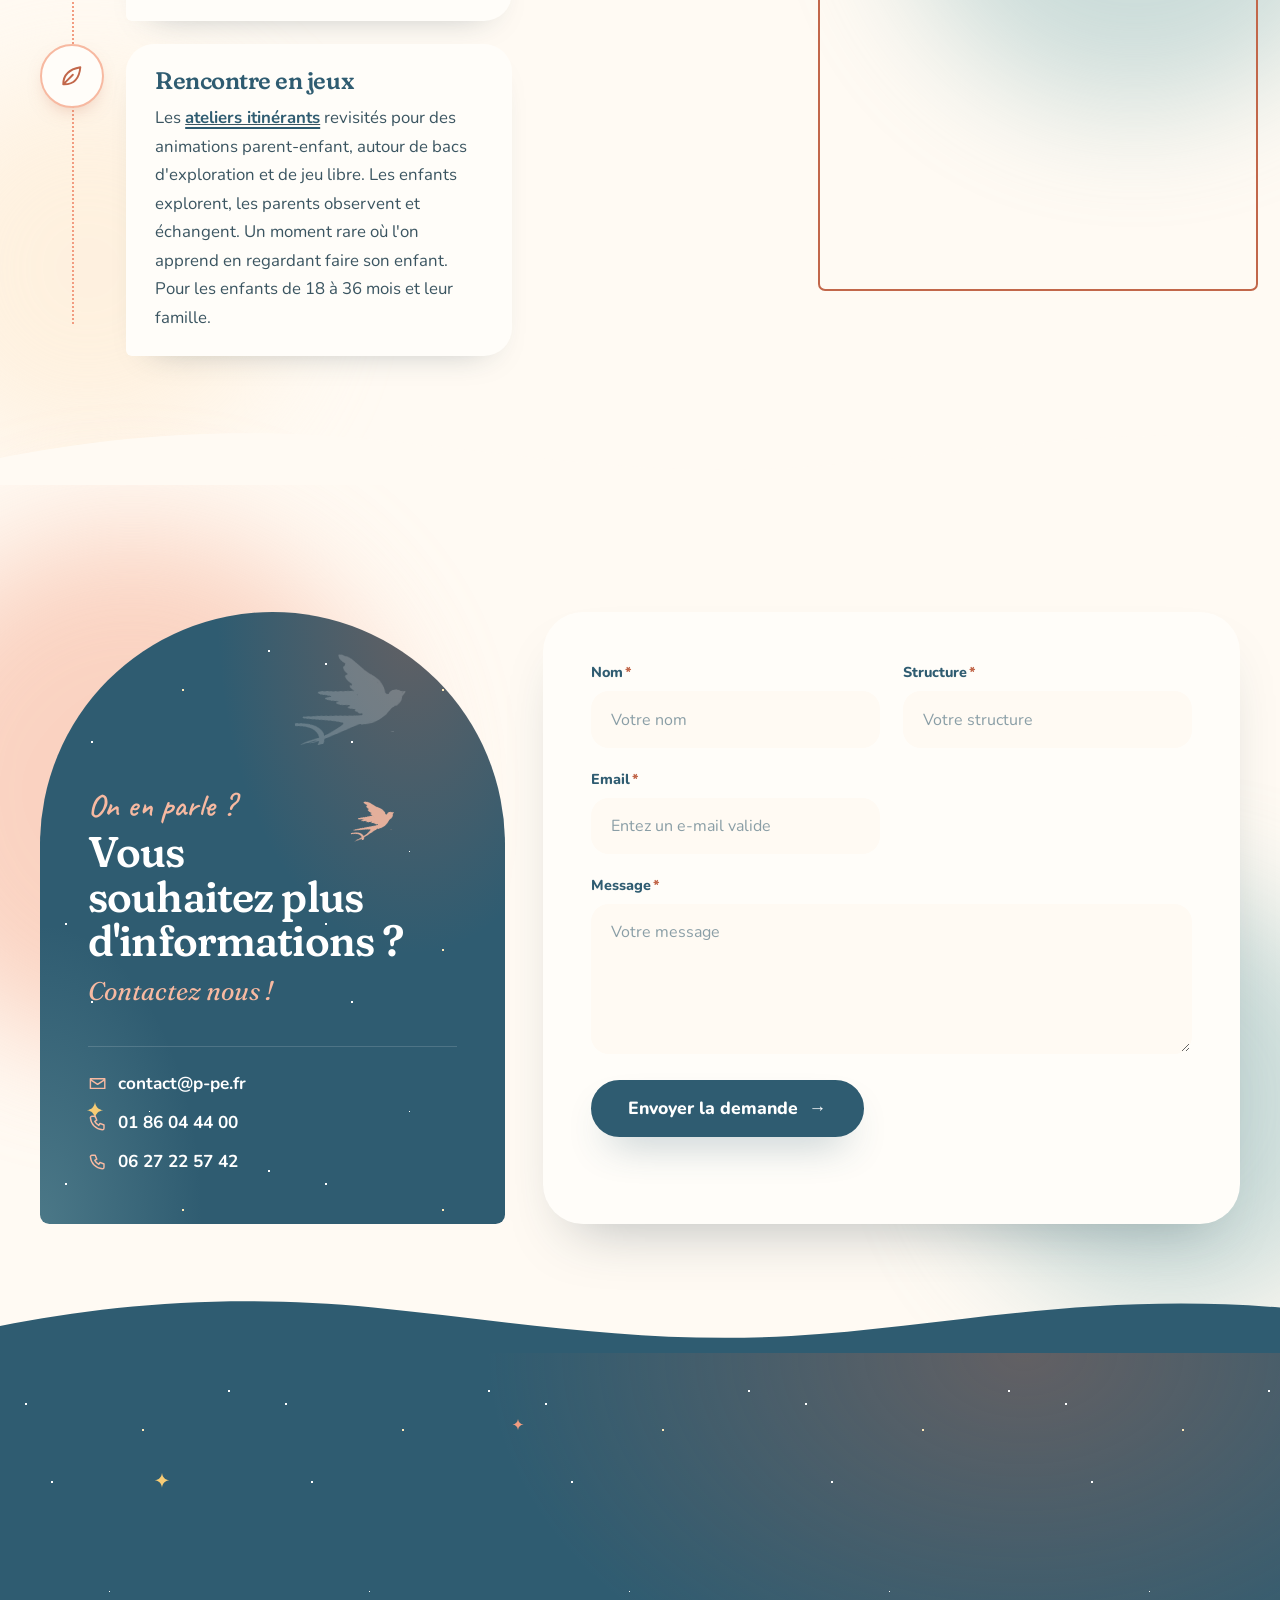
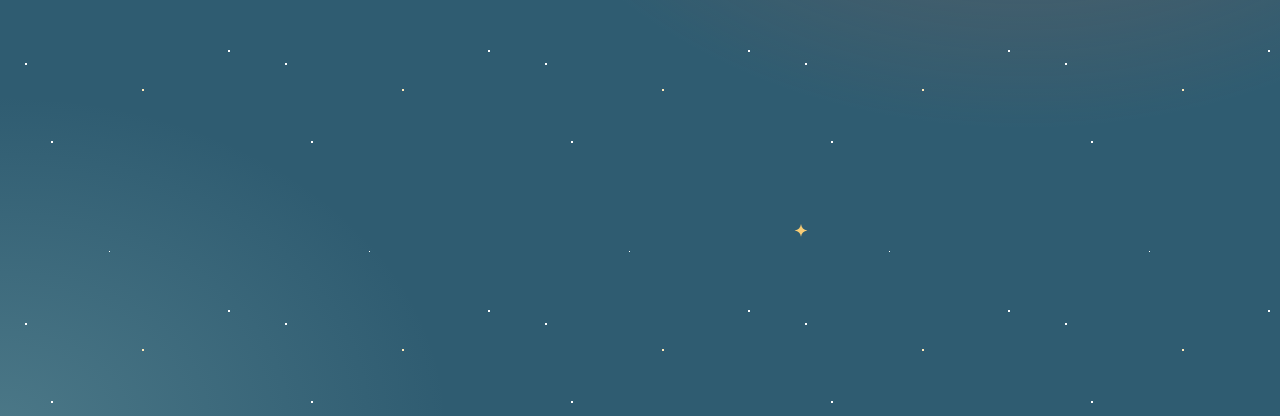
<file: perspective-parentalite.html>
<!DOCTYPE html><html lang="fr"><head><meta charset="utf-8"><meta name="viewport" content="width=device-width, initial-scale=1.0"><script>
      // Mouvement activé seulement si l'utilisateur n'a pas demandé moins d'animations ; filet de sécurité si le script ne se charge pas.
      if (!matchMedia('(prefers-reduced-motion: reduce)').matches) {
        document.documentElement.classList.add('mvt');
        setTimeout(function () { if (!window.__mvt) document.documentElement.classList.remove('mvt'); }, 2500);
      }
    </script><meta name="generator" content="Astro v7.4.1"><title>Perspective parentalité | Perspective Petite Enfance</title><meta name="description" content="Perspective Parentalité accompagne les parents avec des ateliers, parcours et conférences bienveillants et concrets — pour les familles et les structures de l'enfance."><link rel="canonical" href="https://p-pe.fr/perspective-parentalite"><meta property="og:url" content="https://p-pe.fr/perspective-parentalite"><meta property="og:title" content="Perspective parentalité | Perspective Petite Enfance"><meta name="twitter:title" content="Perspective parentalité | Perspective Petite Enfance"><meta property="og:type" content="website"><meta property="og:description" content="Perspective Parentalité accompagne les parents avec des ateliers, parcours et conférences bienveillants et concrets — pour les familles et les structures de l'enfance."><meta name="twitter:description" content="Perspective Parentalité accompagne les parents avec des ateliers, parcours et conférences bienveillants et concrets — pour les familles et les structures de l'enfance."><meta property="og:site_name" content="Perspective Petite Enfance"><meta property="og:image" content="https://p-pe.fr/_astro/partage-ppe.CcZyMxBn_Ww45Q.jpeg"><meta name="twitter:image" content="https://p-pe.fr/_astro/partage-ppe.CcZyMxBn_Ww45Q.jpeg"><meta property="og:image:alt" content><meta name="twitter:image:alt" content><meta name="twitter:card" content="summary_large_image"><link rel="icon" sizes="16x16" href="/_astro/logo-rond-canard._WEd3Khm_1xStTs.png"><link rel="icon" sizes="32x32" href="/_astro/logo-rond-canard._WEd3Khm_Z1JcnmB.png"><link rel="icon" sizes="192x192" href="/_astro/logo-rond-canard._WEd3Khm_1zsHHU.png"><link rel="apple-touch-icon" href="/_astro/logo-rond-canard._WEd3Khm_1N2S4O.png"><link rel="sitemap" href="/sitemap-index.xml"><script type="application/ld+json">{"@context":"https://schema.org/","name":"Perspective parentalité","url":"https://p-pe.fr/perspective-parentalite","description":"Perspective Parentalité accompagne les parents avec des ateliers, parcours et conférences bienveillants et concrets — pour les familles et les structures de l'enfance.","image":"https://p-pe.fr/_astro/partage-ppe.CcZyMxBn_Ww45Q.jpeg","inLanguage":"fr","keywords":["parentalité"],"@type":"WebPage"}</script><style>html.lenis,html.lenis body{height:auto}.lenis:not(.lenis-autoToggle).lenis-stopped{overflow:clip}.lenis [data-lenis-prevent],.lenis [data-lenis-prevent-wheel],.lenis [data-lenis-prevent-touch],.lenis [data-lenis-prevent-vertical],.lenis [data-lenis-prevent-horizontal]{overscroll-behavior:contain}.lenis.lenis-smooth iframe{pointer-events:none}.lenis.lenis-autoToggle{transition-behavior:allow-discrete;transition-property:overflow;transition-duration:1ms}
</style><link rel="stylesheet" href="/_astro/_..CVEN52vb.css"></head><body><a class="lien-evitement" href="#contenu">Aller au contenu</a><header class="site-header" data-astro-cid-nen7h5rs><div class="site-header__barre" data-astro-cid-nen7h5rs><a class="site-header__logo" href="/" aria-label="Perspective Petite Enfance - accueil" data-astro-cid-nen7h5rs><img src="/_astro/logo-ppe.D_nfkCnW_ZM47Bk.webp" srcset="/_astro/logo-ppe.D_nfkCnW_1XpEIo.webp 150w, /_astro/logo-ppe.D_nfkCnW_ZM47Bk.webp 300w" alt="Perspective Petite Enfance logo" sizes="150px" loading="eager" data-astro-cid-nen7h5rs="true" decoding="async" width="300" height="221"></a><button class="burger" type="button" aria-label="Menu" aria-expanded="false" aria-controls="menu-principal" data-astro-cid-nen7h5rs><span data-astro-cid-nen7h5rs></span><span data-astro-cid-nen7h5rs></span><span data-astro-cid-nen7h5rs></span></button><nav id="menu-principal" class="nav" aria-label="Menu principal" data-astro-cid-nen7h5rs><ul class="nav__liste" data-astro-cid-nen7h5rs><li class="nav__item" data-astro-cid-nen7h5rs><a class="nav__lien" href="/" data-astro-cid-nen7h5rs>Accueil</a></li><li class="nav__item" data-astro-cid-nen7h5rs><a class="nav__lien" href="/ateliers-itinerants" data-astro-cid-nen7h5rs>Ateliers itinérants</a></li><li class="nav__item" data-astro-cid-nen7h5rs><a class="nav__lien" href="/accompagnement-professionnel" data-astro-cid-nen7h5rs>Accompagnement professionnel</a></li><li class="nav__item nav__item--parent" data-astro-cid-nen7h5rs><button type="button" class="nav__lien nav__lien--parent" aria-expanded="false" data-astro-cid-nen7h5rs><span data-astro-cid-nen7h5rs>Formations</span><svg class="nav__chevron" width="12" height="12" viewBox="0 0 16 16" fill="none" aria-hidden="true" data-astro-cid-nen7h5rs><path d="M3 6l5 5 5-5" stroke="currentColor" stroke-width="2.2" stroke-linecap="round" stroke-linejoin="round" data-astro-cid-nen7h5rs></path></svg></button><ul class="nav__sous-menu" data-astro-cid-nen7h5rs><li data-astro-cid-nen7h5rs><a class="nav__sous-lien" href="/formations" data-astro-cid-nen7h5rs><span class="nav__puce" data-astro-cid-nen7h5rs>✦</span><span data-astro-cid-nen7h5rs>Présentation</span></a></li><li data-astro-cid-nen7h5rs><a class="nav__sous-lien" href="/formations-attachement" data-astro-cid-nen7h5rs><span class="nav__puce" data-astro-cid-nen7h5rs>1</span><span data-astro-cid-nen7h5rs>L&#39;attachement</span></a></li><li data-astro-cid-nen7h5rs><a class="nav__sous-lien" href="/formations-exploration" data-astro-cid-nen7h5rs><span class="nav__puce" data-astro-cid-nen7h5rs>2</span><span data-astro-cid-nen7h5rs>L&#39;exploration</span></a></li><li data-astro-cid-nen7h5rs><a class="nav__sous-lien" href="/formations-pratiques" data-astro-cid-nen7h5rs><span class="nav__puce" data-astro-cid-nen7h5rs>3</span><span data-astro-cid-nen7h5rs>Pratiques professionnelles</span></a></li></ul></li><li class="nav__item" data-astro-cid-nen7h5rs><a class="nav__lien" href="/perspective-parentalite" data-astro-cid-nen7h5rs>Perspective parentalité</a></li></ul><a class="btn nav__cta" href="/contact-perspective-petite-enfance" data-astro-cid-nen7h5rs>Contact</a><p class="nav__contact" data-astro-cid-nen7h5rs><a href="mailto:contact@p-pe.fr" data-astro-cid-nen7h5rs>contact@p-pe.fr</a><a href="tel:0186044400" data-astro-cid-nen7h5rs>01 86 04 44 00</a></p></nav></div></header><script type="module">var e=document.querySelector(`.burger`),t=document.getElementById(`menu-principal`),n=()=>window.matchMedia(`(max-width: 1080px)`).matches,r=r=>{e?.classList.toggle(`is-open`,r),t?.classList.toggle(`is-open`,r),e?.setAttribute(`aria-expanded`,String(r)),document.body.style.overflow=r&&n()?`hidden`:``};e?.addEventListener(`click`,()=>r(!e.classList.contains(`is-open`))),document.addEventListener(`keydown`,t=>{t.key===`Escape`&&e?.classList.contains(`is-open`)&&(r(!1),e.focus())}),t?.querySelectorAll(`a`).forEach(e=>e.addEventListener(`click`,()=>r(!1))),document.addEventListener(`click`,n=>{let i=n.target;e?.classList.contains(`is-open`)&&!t?.contains(i)&&!e.contains(i)&&r(!1)}),window.addEventListener(`resize`,()=>{!n()&&e?.classList.contains(`is-open`)&&r(!1)}),document.querySelectorAll(`.nav__lien--parent`).forEach(e=>{e.addEventListener(`click`,()=>{let t=e.closest(`.nav__item--parent`)?.classList.toggle(`is-open`)??!1;e.setAttribute(`aria-expanded`,String(t))})});</script><main id="contenu" tabindex="-1"><section class="sec sec--sans-vague entete-page entete-page--image" data-astro-cid-zwu7moz6><span class="aquarelle aquarelle--rose" style="width:620px;height:620px;left:-14%;top:-35%;opacity:0.7" aria-hidden="true" data-astro-cid-wxoehmhe></span><span class="aquarelle aquarelle--peche" style="width:520px;height:520px;left:62%;top:-25%;opacity:0.8" aria-hidden="true" data-astro-cid-wxoehmhe></span><span class="aquarelle aquarelle--lavande" style="width:420px;height:420px;left:35%;top:55%;" aria-hidden="true" data-astro-cid-wxoehmhe></span><svg class="vol" data-oiseau="/_astro/hirondelle.DJ13WODm.png" style="left:0%;top:58%;width:60%;height:160px;color:var(--corail)" viewBox="0 0 1000 400" preserveAspectRatio="none" fill="none" aria-hidden="true" data-astro-cid-wxoehmhe><path d="M0 360 C 200 380, 260 120, 470 170 S 760 380, 880 140 S 990 40, 1000 30" stroke="currentColor" stroke-width="2.5" stroke-dasharray="2 12" stroke-linecap="round" vector-effect="non-scaling-stroke" data-astro-cid-wxoehmhe></path></svg><svg class="etincelle etincelle--rose" style="left:7%;top:22%;width:22px;height:22px;animation-delay:0s" viewBox="0 0 24 24" fill="currentColor" aria-hidden="true" data-astro-cid-wxoehmhe><path d="M12 0c.9 6.6 4.4 10.1 11 11-6.6.9-10.1 4.4-11 11-.9-6.6-4.4-10.1-11-11 6.6-.9 10.1-4.4 11-11z" data-astro-cid-wxoehmhe></path></svg><svg class="etincelle" style="left:48%;top:12%;width:16px;height:16px;animation-delay:0.8s" viewBox="0 0 24 24" fill="currentColor" aria-hidden="true" data-astro-cid-wxoehmhe><path d="M12 0c.9 6.6 4.4 10.1 11 11-6.6.9-10.1 4.4-11 11-.9-6.6-4.4-10.1-11-11 6.6-.9 10.1-4.4 11-11z" data-astro-cid-wxoehmhe></path></svg><svg class="etincelle etincelle--rose" style="left:92%;top:74%;width:20px;height:20px;animation-delay:1.6s" viewBox="0 0 24 24" fill="currentColor" aria-hidden="true" data-astro-cid-wxoehmhe><path d="M12 0c.9 6.6 4.4 10.1 11 11-6.6.9-10.1 4.4-11 11-.9-6.6-4.4-10.1-11-11 6.6-.9 10.1-4.4 11-11z" data-astro-cid-wxoehmhe></path></svg><svg class="etincelle" style="left:40%;top:82%;width:14px;height:14px;animation-delay:2.1s" viewBox="0 0 24 24" fill="currentColor" aria-hidden="true" data-astro-cid-wxoehmhe><path d="M12 0c.9 6.6 4.4 10.1 11 11-6.6.9-10.1 4.4-11 11-.9-6.6-4.4-10.1-11-11 6.6-.9 10.1-4.4 11-11z" data-astro-cid-wxoehmhe></path></svg><span class="hirondelle hirondelle--flotte" style="left:44%;top:14%;width:96px;height:69px;background:var(--canard);opacity:0.9;--r:-8deg;--sx:1;--masque:url(/_astro/hirondelle.DJ13WODm.png)" aria-hidden="true" data-astro-cid-wxoehmhe></span><span class="hirondelle hirondelle--flotte" style="left:52%;top:34%;width:46px;height:33px;background:var(--corail);opacity:0.9;--r:-16deg;--sx:1;--masque:url(/_astro/hirondelle.DJ13WODm.png)" aria-hidden="true" data-astro-cid-wxoehmhe></span><div class="wrap" data-astro-cid-zwu7moz6><div class="entete-page__grille" data-astro-cid-zwu7moz6><div class="entete-page__texte apparait" data-astro-cid-zwu7moz6><p class="main entete-page__surtitre" data-astro-cid-zwu7moz6>Pour les familles et les structures de l'enfance</p><h1 data-astro-cid-zwu7moz6>Perspective Parentalité</h1></div><div class="entete-page__visuel apparait" data-astro-cid-zwu7moz6><div class="entete-page__arche arche" data-astro-cid-zwu7moz6><img src="/_astro/atelier-15.DMtIfskw_Z1gXCGd.webp" srcset="/_astro/atelier-15.DMtIfskw_Y6JhN.webp 460w, /_astro/atelier-15.DMtIfskw_Z1gXCGd.webp 920w" alt="\&quot;\&quot;" sizes="(max-width: 920px) 80vw, 460px" loading="eager" decoding="async" style="border-radius:0px;" width="920" height="1120" class="photo"></div><span class="arche-contour entete-page__contour" data-astro-cid-zwu7moz6></span><img src="/_astro/logo-rond-lagon.Ch4PJr6S_Z1D5CIn.webp" srcset="/_astro/logo-rond-lagon.Ch4PJr6S_Z1D5CIn.webp 150w, /_astro/logo-rond-lagon.Ch4PJr6S_KTLIS.webp 300w" alt sizes="150px" aria-hidden="true" data-astro-cid-zwu7moz6="true" loading="lazy" decoding="async" width="150" height="150" class="entete-page__badge logo-rond"></div></div></div></section><section class="sec sec--peche-clair ti ti--gauche ti--logo" data-astro-cid-m4g4nldz><span class="aquarelle aquarelle--rose" style="width:520px;height:520px;left:-10%;top:5%;opacity:0.6" aria-hidden="true" data-astro-cid-wxoehmhe></span><span class="aquarelle aquarelle--lavande" style="width:360px;height:360px;left:80%;top:60%;" aria-hidden="true" data-astro-cid-wxoehmhe></span><svg class="etincelle etincelle--rose" style="left:6%;top:14%;width:22px;height:22px;animation-delay:0s" viewBox="0 0 24 24" fill="currentColor" aria-hidden="true" data-astro-cid-wxoehmhe><path d="M12 0c.9 6.6 4.4 10.1 11 11-6.6.9-10.1 4.4-11 11-.9-6.6-4.4-10.1-11-11 6.6-.9 10.1-4.4 11-11z" data-astro-cid-wxoehmhe></path></svg><svg class="etincelle" style="left:50%;top:88%;width:14px;height:14px;animation-delay:1.2s" viewBox="0 0 24 24" fill="currentColor" aria-hidden="true" data-astro-cid-wxoehmhe><path d="M12 0c.9 6.6 4.4 10.1 11 11-6.6.9-10.1 4.4-11 11-.9-6.6-4.4-10.1-11-11 6.6-.9 10.1-4.4 11-11z" data-astro-cid-wxoehmhe></path></svg><div class="wrap" data-astro-cid-m4g4nldz><div class="entete apparait ti__entete" data-astro-cid-m4g4nldz><h2 data-astro-cid-m4g4nldz="true">Soutenir les parents, c'est soutenir les enfants</h2></div><div class="ti__grille" data-astro-cid-m4g4nldz><div class="ti__images apparait" data-astro-cid-m4g4nldz><figure class="ti__image ti__image--1 ti__image--logo" data-astro-cid-m4g4nldz><img src="/_astro/logo-perspective-parentalite.DRdUvQ5f_Bh9DU.webp" srcset="/_astro/logo-perspective-parentalite.DRdUvQ5f_2wR1xR.webp 320w, /_astro/logo-perspective-parentalite.DRdUvQ5f_Bh9DU.webp 500w" alt sizes="(max-width: 920px) 90vw, 520px" loading="lazy" decoding="async" style="border-radius:0px;" width="500" height="500" class="photo"></figure><a class="btn btn--peche btn--mulish btn--grande ti__bouton btn--pdf" href="/fichiers/brochure-perspective-parentalite.pdf" target="_blank" rel="noopener">Télécharger la brochure</a></div><div class="ti__col apparait ti__col--gauche" data-astro-cid-m4g4nldz><div class="ti__texte rich lead" data-astro-cid-m4g4nldz><p>Être parent, c'est naviguer à vue — entre les émotions, les limites à poser, et le quotidien qui déborde. Perspective Parentalité propose aux parents et aux structures de l'enfance des ateliers, parcours et conférences ancrés dans la méthode APComm : concrets, bienveillants, et pensés pour le terrain.</p><p>Perspective Petite Enfance accompagne depuis plusieurs années les professionnels de la petite enfance.<br>Perspective Parentalité prolonge naturellement cette démarche : mêmes valeurs, même ancrage dans le terrain, mais cette fois à destination des parents. <br>Parce que soutenir les professionnels et soutenir les familles, c'est finalement travailler dans le même sens.</p></div></div></div></div></section><section class="sec sec--peche-clair points points--image-gauche" data-astro-cid-fuxn47zl><span class="aquarelle aquarelle--lavande" style="width:480px;height:480px;left:-10%;top:10%;" aria-hidden="true" data-astro-cid-wxoehmhe></span><span class="aquarelle aquarelle--peche" style="width:380px;height:380px;left:78%;top:65%;opacity:0.6" aria-hidden="true" data-astro-cid-wxoehmhe></span><svg class="etincelle etincelle--rose" style="left:5%;top:8%;width:20px;height:20px;animation-delay:0s" viewBox="0 0 24 24" fill="currentColor" aria-hidden="true" data-astro-cid-wxoehmhe><path d="M12 0c.9 6.6 4.4 10.1 11 11-6.6.9-10.1 4.4-11 11-.9-6.6-4.4-10.1-11-11 6.6-.9 10.1-4.4 11-11z" data-astro-cid-wxoehmhe></path></svg><svg class="etincelle" style="left:95%;top:40%;width:16px;height:16px;animation-delay:1.3s" viewBox="0 0 24 24" fill="currentColor" aria-hidden="true" data-astro-cid-wxoehmhe><path d="M12 0c.9 6.6 4.4 10.1 11 11-6.6.9-10.1 4.4-11 11-.9-6.6-4.4-10.1-11-11 6.6-.9 10.1-4.4 11-11z" data-astro-cid-wxoehmhe></path></svg><div class="wrap" data-astro-cid-fuxn47zl><div class="entete apparait" data-astro-cid-fuxn47zl><span class="main" data-astro-cid-fuxn47zl>Ateliers, parcours, rencontres</span><h2 data-astro-cid-fuxn47zl="true">Nos <em>prestations</em></h2><div class="rich lead" data-astro-cid-fuxn47zl><p>Selon les besoins, le contexte et le public, Perspective Parentalité intervient sous différentes formes, avec toujours le même fil rouge : des contenus concrets, une posture bienveillante, et un espace où les parents peuvent vraiment souffler et réfléchir.</p></div></div><div class="points__grille" data-astro-cid-fuxn47zl><div class="points__images" data-astro-cid-fuxn47zl><figure class="points__image arche points__image--1 apparait" data-astro-cid-fuxn47zl><img src="/_astro/parentalite-illustration.C0TUgXrO_pXdT8.webp" srcset="/_astro/parentalite-illustration.C0TUgXrO_ZwFVOE.webp 460w, /_astro/parentalite-illustration.C0TUgXrO_pXdT8.webp 920w" alt sizes="(max-width: 920px) 80vw, 460px" loading="lazy" decoding="async" style="border-radius:0px;" width="920" height="1120" class="photo"></figure><span class="arche-contour points__contour" data-astro-cid-fuxn47zl></span></div><ol class="points__liste" data-astro-cid-fuxn47zl><li class="point apparait" data-astro-cid-fuxn47zl><span class="point__marqueur" aria-hidden="true" data-astro-cid-fuxn47zl><svg class viewBox="0 0 24 24" fill="none" stroke="currentColor" stroke-width="1.8" stroke-linecap="round" stroke-linejoin="round" aria-hidden="true" focusable="false"><path d="M12 3l2.6 5.6 6.1.7-4.5 4.2 1.2 6-5.4-3-5.4 3 1.2-6L3.3 9.3l6.1-.7z"></path></svg></span><div class="point__corps" data-astro-cid-fuxn47zl><h3 class="point__titre" data-astro-cid-fuxn47zl>Les ateliers thématiques</h3><div class="point__texte rich" data-astro-cid-fuxn47zl><p>Six ateliers à la carte, sans prérequis. Chaque atelier se déroule en deux rencontres d'1h30 et aborde une thématique clé de la parentalité : les émotions, l'estime de soi, l'autorité, la communication… Deux ateliers signature viennent compléter le programme autour du jeu libre et de la nature. <br>Idéal pour une intervention ponctuelle ou pour tester la démarche.</p></div></div></li><li class="point apparait" data-astro-cid-fuxn47zl><span class="point__marqueur" aria-hidden="true" data-astro-cid-fuxn47zl><svg class viewBox="0 0 24 24" fill="none" stroke="currentColor" stroke-width="1.8" stroke-linecap="round" stroke-linejoin="round" aria-hidden="true" focusable="false"><path d="M4 20c0-9 5-14 16-16-1 11-6 16-15 16M4 20l9-9"></path></svg></span><div class="point__corps" data-astro-cid-fuxn47zl><h3 class="point__titre" data-astro-cid-fuxn47zl>Le parcours parent</h3><div class="point__texte rich" data-astro-cid-fuxn47zl><p>Un programme progressif de 8 rencontres, où chaque séance s'appuie sur la précédente. L'espace entre les séances fait partie du processus : les parents expérimentent à la maison, reviennent avec leurs questions, leurs observations. Une expérience plus engageante, pour ceux qui souhaitent aller en profondeur.</p></div></div></li></ol></div></div></section><section class="sec sec--peche-clair points points--image-droite" data-astro-cid-fuxn47zl><span class="aquarelle aquarelle--lavande" style="width:480px;height:480px;left:70%;top:10%;" aria-hidden="true" data-astro-cid-wxoehmhe></span><span class="aquarelle aquarelle--peche" style="width:380px;height:380px;left:-8%;top:65%;opacity:0.6" aria-hidden="true" data-astro-cid-wxoehmhe></span><svg class="etincelle etincelle--rose" style="left:5%;top:8%;width:20px;height:20px;animation-delay:0s" viewBox="0 0 24 24" fill="currentColor" aria-hidden="true" data-astro-cid-wxoehmhe><path d="M12 0c.9 6.6 4.4 10.1 11 11-6.6.9-10.1 4.4-11 11-.9-6.6-4.4-10.1-11-11 6.6-.9 10.1-4.4 11-11z" data-astro-cid-wxoehmhe></path></svg><svg class="etincelle" style="left:95%;top:40%;width:16px;height:16px;animation-delay:1.3s" viewBox="0 0 24 24" fill="currentColor" aria-hidden="true" data-astro-cid-wxoehmhe><path d="M12 0c.9 6.6 4.4 10.1 11 11-6.6.9-10.1 4.4-11 11-.9-6.6-4.4-10.1-11-11 6.6-.9 10.1-4.4 11-11z" data-astro-cid-wxoehmhe></path></svg><div class="wrap" data-astro-cid-fuxn47zl><div class="points__grille" data-astro-cid-fuxn47zl><div class="points__images" data-astro-cid-fuxn47zl><figure class="points__image arche points__image--1 apparait" data-astro-cid-fuxn47zl><img src="/_astro/parentalite-rencontre.CKzp1miH_ZwKG73.webp" srcset="/_astro/parentalite-rencontre.CKzp1miH_ZlVbMx.webp 460w, /_astro/parentalite-rencontre.CKzp1miH_ZwKG73.webp 920w" alt sizes="(max-width: 920px) 80vw, 460px" loading="lazy" decoding="async" style="border-radius:0px;" width="920" height="1120" class="photo"></figure><span class="arche-contour points__contour" data-astro-cid-fuxn47zl></span></div><ol class="points__liste" data-astro-cid-fuxn47zl><li class="point apparait" data-astro-cid-fuxn47zl><span class="point__marqueur" aria-hidden="true" data-astro-cid-fuxn47zl><svg class viewBox="0 0 24 24" fill="none" stroke="currentColor" stroke-width="1.8" stroke-linecap="round" stroke-linejoin="round" aria-hidden="true" focusable="false"><path d="M12 3l2.6 5.6 6.1.7-4.5 4.2 1.2 6-5.4-3-5.4 3 1.2-6L3.3 9.3l6.1-.7z"></path></svg></span><div class="point__corps" data-astro-cid-fuxn47zl><h3 class="point__titre" data-astro-cid-fuxn47zl>Prestation sur-mesure</h3><div class="point__texte rich" data-astro-cid-fuxn47zl><p>Conférence, café parents, accompagnement individuel : des formats flexibles, adaptés aux besoins spécifiques d'une structure ou d'une famille. De l'apport thématique à l'espace de parole, en passant par un accompagnement personnalisé.</p></div></div></li><li class="point apparait" data-astro-cid-fuxn47zl><span class="point__marqueur" aria-hidden="true" data-astro-cid-fuxn47zl><svg class viewBox="0 0 24 24" fill="none" stroke="currentColor" stroke-width="1.8" stroke-linecap="round" stroke-linejoin="round" aria-hidden="true" focusable="false"><path d="M4 20c0-9 5-14 16-16-1 11-6 16-15 16M4 20l9-9"></path></svg></span><div class="point__corps" data-astro-cid-fuxn47zl><h3 class="point__titre" data-astro-cid-fuxn47zl>Rencontre en jeux</h3><div class="point__texte rich" data-astro-cid-fuxn47zl><p>Les <u><a href="/ateliers-itinerants">ateliers itinérants</a></u> revisités pour des animations parent-enfant, autour de bacs d'exploration et de jeu libre. Les enfants explorent, les parents observent et échangent. Un moment rare où l'on apprend en regardant faire son enfant. Pour les enfants de 18 à 36 mois et leur famille.</p></div></div></li></ol></div></div></section><section class="sec sec--peche-clair formulaire" data-astro-cid-ky6u5xnd><span class="aquarelle aquarelle--rose" style="width:520px;height:520px;left:-10%;top:10%;opacity:0.6" aria-hidden="true" data-astro-cid-wxoehmhe></span><span class="aquarelle aquarelle--lavande" style="width:420px;height:420px;left:75%;top:55%;" aria-hidden="true" data-astro-cid-wxoehmhe></span><div class="wrap" data-astro-cid-ky6u5xnd><div class="formulaire__grille" data-astro-cid-ky6u5xnd><aside class="formulaire__panneau ciel apparait" data-astro-cid-ky6u5xnd><svg class="etincelle" style="left:10%;top:80%;width:18px;height:18px;animation-delay:0s" viewBox="0 0 24 24" fill="currentColor" aria-hidden="true" data-astro-cid-wxoehmhe><path d="M12 0c.9 6.6 4.4 10.1 11 11-6.6.9-10.1 4.4-11 11-.9-6.6-4.4-10.1-11-11 6.6-.9 10.1-4.4 11-11z" data-astro-cid-wxoehmhe></path></svg><span class="hirondelle hirondelle--flotte" style="left:62%;top:6%;width:120px;height:86px;background:rgba(255,255,255,0.22);opacity:0.9;--r:-10deg;--sx:1;--masque:url(/_astro/hirondelle.DJ13WODm.png)" aria-hidden="true" data-astro-cid-wxoehmhe></span><span class="hirondelle hirondelle--flotte" style="left:74%;top:30%;width:50px;height:36px;background:var(--peche);opacity:0.9;--r:-20deg;--sx:1;--masque:url(/_astro/hirondelle.DJ13WODm.png)" aria-hidden="true" data-astro-cid-wxoehmhe></span><div class="formulaire__panneau-contenu" data-astro-cid-ky6u5xnd><p class="main" data-astro-cid-ky6u5xnd>On en parle ?</p><h2 class="formulaire__titre" data-astro-cid-ky6u5xnd="true">Vous souhaitez plus d'informations ?</h2><p class="formulaire__titre2" data-astro-cid-ky6u5xnd>Contactez nous !</p><ul class="formulaire__contacts" data-astro-cid-ky6u5xnd><li data-astro-cid-ky6u5xnd><svg class viewBox="0 0 24 24" fill="none" stroke="currentColor" stroke-width="1.8" stroke-linecap="round" stroke-linejoin="round" aria-hidden="true" focusable="false"><path d="M3 6h18v12H3zM3 7l9 6 9-6"></path></svg><a href="mailto:contact@p-pe.fr" data-astro-cid-ky6u5xnd>contact@p-pe.fr</a></li><li data-astro-cid-ky6u5xnd><svg class viewBox="0 0 24 24" fill="none" stroke="currentColor" stroke-width="1.8" stroke-linecap="round" stroke-linejoin="round" aria-hidden="true" focusable="false"><path d="M5 4h4l2 5-2.5 1.5a11 11 0 0 0 5 5L15 13l5 2v4a2 2 0 0 1-2 2A16 16 0 0 1 3 6a2 2 0 0 1 2-2z"></path></svg><a href="tel:0186044400" data-astro-cid-ky6u5xnd>01 86 04 44 00</a></li><li data-astro-cid-ky6u5xnd><svg class viewBox="0 0 24 24" fill="none" stroke="currentColor" stroke-width="1.8" stroke-linecap="round" stroke-linejoin="round" aria-hidden="true" focusable="false"><path d="M5 4h4l2 5-2.5 1.5a11 11 0 0 0 5 5L15 13l5 2v4a2 2 0 0 1-2 2A16 16 0 0 1 3 6a2 2 0 0 1 2-2z"></path></svg><a href="tel:0627225742" data-astro-cid-ky6u5xnd>06 27 22 57 42</a></li></ul></div></aside><form class="form apparait" action="https://api.web3forms.com/submit" method="POST" data-confirmation="/merci" data-envoi="Envoi en cours…" data-astro-cid-ky6u5xnd><input type="hidden" name="access_key" value="e0f9f584-c242-42fb-8519-8a426a458720" data-astro-cid-ky6u5xnd><input type="hidden" name="subject" value="Nouveau message depuis p-pe.fr (Perspective Parentalité)" data-astro-cid-ky6u5xnd><input type="hidden" name="from_name" value="Site p-pe.fr" data-astro-cid-ky6u5xnd><input type="hidden" name="redirect" value="https://p-pe.fr/merci" data-astro-cid-ky6u5xnd><!-- Pot de miel anti-spam : champ invisible, un robot qui le coche est ignoré --><input type="checkbox" name="botcheck" class="form__piege" tabindex="-1" autocomplete="off" aria-hidden="true" data-astro-cid-ky6u5xnd><div class="form__champ" data-astro-cid-ky6u5xnd><label class="form__label" for="nom" data-astro-cid-ky6u5xnd>Nom<span class="form__requis" data-astro-cid-ky6u5xnd>*</span></label><input class="form__input" id="nom" name="Nom" type="text" placeholder="Votre nom" required data-astro-cid-ky6u5xnd></div><div class="form__champ" data-astro-cid-ky6u5xnd><label class="form__label" for="structure" data-astro-cid-ky6u5xnd>Structure<span class="form__requis" data-astro-cid-ky6u5xnd>*</span></label><input class="form__input" id="structure" name="Structure" type="text" placeholder="Votre structure" required data-astro-cid-ky6u5xnd></div><div class="form__champ" data-astro-cid-ky6u5xnd><label class="form__label" for="email" data-astro-cid-ky6u5xnd>Email<span class="form__requis" data-astro-cid-ky6u5xnd>*</span></label><input class="form__input" id="email" name="Email" type="email" placeholder="Entez un e-mail valide" required data-astro-cid-ky6u5xnd></div><div class="form__champ form__champ--large" data-astro-cid-ky6u5xnd><label class="form__label" for="message" data-astro-cid-ky6u5xnd>Message<span class="form__requis" data-astro-cid-ky6u5xnd>*</span></label><textarea class="form__input form__input--textarea" id="message" name="Message" placeholder="Votre message" required rows="5" data-astro-cid-ky6u5xnd></textarea></div><div class="form__pied" data-astro-cid-ky6u5xnd><button class="btn btn--grande form__bouton" type="submit" data-astro-cid-ky6u5xnd>Envoyer la demande</button><p class="form__erreur" role="alert" hidden data-astro-cid-ky6u5xnd>L'envoi a échoué. Réessayez dans un instant ou écrivez-nous directement par e-mail.</p></div></form></div></div></section><script type="module">document.querySelectorAll(`form.form`).forEach(e=>{e.addEventListener(`submit`,async t=>{t.preventDefault();let n=e.querySelector(`button[type=submit]`),r=e.querySelector(`.form__erreur`),i=n?.textContent??``;n&&(n.disabled=!0,n.textContent=e.dataset.envoi??i),r&&(r.hidden=!0);try{let t=await fetch(e.action,{method:`POST`,headers:{Accept:`application/json`},body:new FormData(e)}),n=await t.json().catch(()=>({}));if(!t.ok||n.success===!1)throw Error(n.message||t.statusText);window.location.assign(e.dataset.confirmation||`/merci`)}catch{r&&(r.hidden=!1),n&&(n.disabled=!1,n.textContent=i)}})});</script></main><footer class="sec footer ciel" data-astro-cid-jo6i4kqk><svg class="vol" data-oiseau="/_astro/hirondelle.DJ13WODm.png" style="left:30%;top:4%;width:60%;height:160px;color:var(--peche)" viewBox="0 0 1000 400" preserveAspectRatio="none" fill="none" aria-hidden="true" data-astro-cid-wxoehmhe><path d="M0 360 C 200 380, 260 120, 470 170 S 760 380, 880 140 S 990 40, 1000 30" stroke="currentColor" stroke-width="2.5" stroke-dasharray="2 12" stroke-linecap="round" vector-effect="non-scaling-stroke" data-astro-cid-wxoehmhe></path></svg><svg class="etincelle" style="left:12%;top:18%;width:16px;height:16px;animation-delay:0s" viewBox="0 0 24 24" fill="currentColor" aria-hidden="true" data-astro-cid-wxoehmhe><path d="M12 0c.9 6.6 4.4 10.1 11 11-6.6.9-10.1 4.4-11 11-.9-6.6-4.4-10.1-11-11 6.6-.9 10.1-4.4 11-11z" data-astro-cid-wxoehmhe></path></svg><svg class="etincelle etincelle--rose" style="left:40%;top:10%;width:12px;height:12px;animation-delay:1s" viewBox="0 0 24 24" fill="currentColor" aria-hidden="true" data-astro-cid-wxoehmhe><path d="M12 0c.9 6.6 4.4 10.1 11 11-6.6.9-10.1 4.4-11 11-.9-6.6-4.4-10.1-11-11 6.6-.9 10.1-4.4 11-11z" data-astro-cid-wxoehmhe></path></svg><svg class="etincelle" style="left:62%;top:70%;width:14px;height:14px;animation-delay:2s" viewBox="0 0 24 24" fill="currentColor" aria-hidden="true" data-astro-cid-wxoehmhe><path d="M12 0c.9 6.6 4.4 10.1 11 11-6.6.9-10.1 4.4-11 11-.9-6.6-4.4-10.1-11-11 6.6-.9 10.1-4.4 11-11z" data-astro-cid-wxoehmhe></path></svg><span class="hirondelle hirondelle--flotte" style="left:74%;top:8%;width:170px;height:122px;background:rgba(255,255,255,0.16);opacity:0.9;--r:-10deg;--sx:1;--masque:url(/_astro/hirondelle.DJ13WODm.png)" aria-hidden="true" data-astro-cid-wxoehmhe></span><span class="hirondelle hirondelle--flotte" style="left:86%;top:30%;width:70px;height:50px;background:rgba(247,185,161,0.35);opacity:0.9;--r:-18deg;--sx:1;--masque:url(/_astro/hirondelle.DJ13WODm.png)" aria-hidden="true" data-astro-cid-wxoehmhe></span><div class="wrap" data-astro-cid-jo6i4kqk><div class="footer__haut" data-astro-cid-jo6i4kqk><div class="footer__marque" data-astro-cid-jo6i4kqk><span class="footer__logo" style="--masque:url(/_astro/logo-ppe.D_nfkCnW.png)" role="img" aria-label="Perspective Petite Enfance logo" data-astro-cid-jo6i4kqk></span><p class="footer__accroche" data-astro-cid-jo6i4kqk>Ensemble créons un environnement unique, pour chaque enfant et chaque équipe.</p><a class="btn btn--clair footer__cta" href="/contact-perspective-petite-enfance" data-astro-cid-jo6i4kqk>Prendre contact</a></div><nav class="footer__col" aria-label="Pied de page" data-astro-cid-jo6i4kqk><h3 class="footer__titre" data-astro-cid-jo6i4kqk>Explorer</h3><ul class="footer__liste" data-astro-cid-jo6i4kqk><li data-astro-cid-jo6i4kqk><a href="/" data-astro-cid-jo6i4kqk>Accueil</a></li><li data-astro-cid-jo6i4kqk><a href="/ateliers-itinerants" data-astro-cid-jo6i4kqk>Ateliers itinérants</a></li><li data-astro-cid-jo6i4kqk><a href="/accompagnement-professionnel" data-astro-cid-jo6i4kqk>Accompagnement professionnel</a></li><li data-astro-cid-jo6i4kqk><a href="/formations" data-astro-cid-jo6i4kqk>Présentation</a></li><li data-astro-cid-jo6i4kqk><a href="/formations-attachement" data-astro-cid-jo6i4kqk>L&#39;attachement</a></li><li data-astro-cid-jo6i4kqk><a href="/formations-exploration" data-astro-cid-jo6i4kqk>L&#39;exploration</a></li><li data-astro-cid-jo6i4kqk><a href="/formations-pratiques" data-astro-cid-jo6i4kqk>Pratiques professionnelles</a></li><li data-astro-cid-jo6i4kqk><a href="/perspective-parentalite" data-astro-cid-jo6i4kqk>Perspective parentalité</a></li><li data-astro-cid-jo6i4kqk><a href="/contact-perspective-petite-enfance" data-astro-cid-jo6i4kqk>Contact</a></li></ul></nav><div class="footer__col" data-astro-cid-jo6i4kqk><h3 class="footer__titre" data-astro-cid-jo6i4kqk>Coordonnées</h3><ul class="footer__liste footer__liste--contact" data-astro-cid-jo6i4kqk><li data-astro-cid-jo6i4kqk><svg class viewBox="0 0 24 24" fill="none" stroke="currentColor" stroke-width="1.8" stroke-linecap="round" stroke-linejoin="round" aria-hidden="true" focusable="false"><path d="M5 4h4l2 5-2.5 1.5a11 11 0 0 0 5 5L15 13l5 2v4a2 2 0 0 1-2 2A16 16 0 0 1 3 6a2 2 0 0 1 2-2z"></path></svg><a href="tel:0186044400" data-astro-cid-jo6i4kqk>01 86 04 44 00</a></li><li data-astro-cid-jo6i4kqk><svg class viewBox="0 0 24 24" fill="none" stroke="currentColor" stroke-width="1.8" stroke-linecap="round" stroke-linejoin="round" aria-hidden="true" focusable="false"><path d="M5 4h4l2 5-2.5 1.5a11 11 0 0 0 5 5L15 13l5 2v4a2 2 0 0 1-2 2A16 16 0 0 1 3 6a2 2 0 0 1 2-2z"></path></svg><a href="tel:0627225742" data-astro-cid-jo6i4kqk>06 27 22 57 42</a></li><li data-astro-cid-jo6i4kqk><svg class viewBox="0 0 24 24" fill="none" stroke="currentColor" stroke-width="1.8" stroke-linecap="round" stroke-linejoin="round" aria-hidden="true" focusable="false"><path d="M3 6h18v12H3zM3 7l9 6 9-6"></path></svg><a href="mailto:contact@p-pe.fr" data-astro-cid-jo6i4kqk>contact@p-pe.fr</a></li></ul><ul class="footer__reseaux" data-astro-cid-jo6i4kqk><li data-astro-cid-jo6i4kqk><a href="https://www.linkedin.com/company/perspective-petite-enfance" target="_blank" rel="noopener" title="Go to linkedin page" data-astro-cid-jo6i4kqk><svg width="20" height="20" viewBox="0 0 24 24" fill="none" xmlns="http://www.w3.org/2000/svg" aria-hidden="true" focusable="false"><path d="M6.20156 21H1.84688V6.97969H6.20156V21ZM4.02187 5.06719C2.62969 5.06719 1.5 3.91406 1.5 2.52187C1.5 1.85303 1.7657 1.21158 2.23864 0.73864C2.71158 0.265697 3.35303 0 4.02187 0C4.69072 0 5.33217 0.265697 5.80511 0.73864C6.27805 1.21158 6.54375 1.85303 6.54375 2.52187C6.54375 3.91406 5.41406 5.06719 4.02187 5.06719ZM22.4953 21H18.15V14.175C18.15 12.5484 18.1172 10.4625 15.8859 10.4625C13.6219 10.4625 13.275 12.2297 13.275 14.0578V21H8.925V6.97969H13.1016V8.89219H13.1625C13.7438 7.79062 15.1641 6.62812 17.2828 6.62812C21.6891 6.62812 22.5 9.52969 22.5 13.2984V21H22.4953Z" fill="currentColor"></path></svg><span class="sr-only">LinkedIn</span></a></li><li data-astro-cid-jo6i4kqk><a href="https://www.instagram.com/perspective.petite.enfance" target="_blank" rel="noopener" title="Go to instagram page" data-astro-cid-jo6i4kqk><svg width="20" height="20" viewBox="0 0 24 24" fill="none" xmlns="http://www.w3.org/2000/svg" aria-hidden="true" focusable="false"><path d="M12.0027 5.84808C8.59743 5.84808 5.85075 8.59477 5.85075 12C5.85075 15.4053 8.59743 18.1519 12.0027 18.1519C15.4079 18.1519 18.1546 15.4053 18.1546 12C18.1546 8.59477 15.4079 5.84808 12.0027 5.84808ZM12.0027 15.9996C9.80212 15.9996 8.00312 14.2059 8.00312 12C8.00312 9.7941 9.79677 8.00046 12.0027 8.00046C14.2086 8.00046 16.0022 9.7941 16.0022 12C16.0022 14.2059 14.2032 15.9996 12.0027 15.9996ZM19.8412 5.59644C19.8412 6.39421 19.1987 7.03135 18.4062 7.03135C17.6085 7.03135 16.9713 6.38885 16.9713 5.59644C16.9713 4.80402 17.6138 4.16153 18.4062 4.16153C19.1987 4.16153 19.8412 4.80402 19.8412 5.59644ZM23.9157 7.05277C23.8247 5.13063 23.3856 3.42798 21.9775 2.02523C20.5748 0.622485 18.8721 0.183425 16.95 0.0870142C14.9691 -0.0254218 9.03094 -0.0254218 7.05 0.0870142C5.13321 0.178071 3.43056 0.617131 2.02247 2.01988C0.614379 3.42263 0.180675 5.12528 0.0842616 7.04742C-0.0281744 9.02836 -0.0281744 14.9663 0.0842616 16.9472C0.175321 18.8694 0.614379 20.572 2.02247 21.9748C3.43056 23.3775 5.12786 23.8166 7.05 23.913C9.03094 24.0254 14.9691 24.0254 16.95 23.913C18.8721 23.8219 20.5748 23.3829 21.9775 21.9748C23.3803 20.572 23.8193 18.8694 23.9157 16.9472C24.0281 14.9663 24.0281 9.03371 23.9157 7.05277ZM21.3565 19.0728C20.9388 20.1222 20.1303 20.9307 19.0756 21.3537C17.4961 21.9801 13.748 21.8355 12.0027 21.8355C10.2573 21.8355 6.50389 21.9748 4.92971 21.3537C3.88036 20.936 3.07188 20.1275 2.64888 19.0728C2.02247 17.4933 2.16705 13.7453 2.16705 12C2.16705 10.2547 2.02782 6.5013 2.64888 4.92717C3.06652 3.87783 3.875 3.06936 4.92971 2.64636C6.50924 2.01988 10.2573 2.16452 12.0027 2.16452C13.748 2.16452 17.5015 2.02523 19.0756 2.64636C20.125 3.064 20.9335 3.87247 21.3565 4.92717C21.9829 6.50666 21.8383 10.2547 21.8383 12C21.8383 13.7453 21.9829 17.4987 21.3565 19.0728Z" fill="currentColor"></path></svg><span class="sr-only">Instagram</span></a></li><li data-astro-cid-jo6i4kqk><a href="https://www.facebook.com/profile.php?id=61570478800242" target="_blank" rel="noopener" title="Go to facebook page" data-astro-cid-jo6i4kqk><svg width="20" height="20" viewBox="0 0 24 24" fill="none" xmlns="http://www.w3.org/2000/svg" aria-hidden="true" focusable="false"><path d="M24 12.0726C24 5.44354 18.629 0.0725708 12 0.0725708C5.37097 0.0725708 0 5.44354 0 12.0726C0 18.0619 4.38823 23.0264 10.125 23.9274V15.5414H7.07661V12.0726H10.125V9.4287C10.125 6.42144 11.9153 4.76031 14.6574 4.76031C15.9706 4.76031 17.3439 4.99451 17.3439 4.99451V7.94612H15.8303C14.34 7.94612 13.875 8.87128 13.875 9.82015V12.0726H17.2031L16.6708 15.5414H13.875V23.9274C19.6118 23.0264 24 18.0619 24 12.0726Z" fill="currentColor"></path></svg><span class="sr-only">Facebook</span></a></li></ul></div></div><div class="footer__bas" data-astro-cid-jo6i4kqk><p data-astro-cid-jo6i4kqk>M.Montbarbon (E.I.) SIRET : 84328942200035 NDA : 53291032129 © 2024. All rights reserved.</p><a href="/mentions-legales" data-astro-cid-jo6i4kqk>Mentions légales</a></div></div></footer><button class="haut" type="button" aria-label="Remonter en haut de la page"><svg viewBox="0 0 24 24" fill="none" aria-hidden="true"><path d="M12 19V5M5 12l7-7 7 7" stroke="currentColor" stroke-width="2.4" stroke-linecap="round" stroke-linejoin="round"></path></svg></button><script type="module" src="/_astro/Base.astro_astro_type_script_index_0_lang.CKbqx2ip.js"></script><div class="lightbox" id="lightbox" role="dialog" aria-modal="true" aria-label="Image agrandie" hidden><button class="lightbox__nav lightbox__nav--prev" type="button" aria-label="Image précédente">‹</button><img alt=""><button class="lightbox__nav lightbox__nav--next" type="button" aria-label="Image suivante">›</button><button class="lightbox__close" type="button" aria-label="Fermer">×</button></div><script type="module">var e=document.getElementById(`lightbox`),t=e.querySelector(`img`),n=Array.from(document.querySelectorAll(`img[data-lightbox]`)),r=[],i=0,a=()=>{let e=r[i];t.src=e.currentSrc||e.src,t.alt=e.alt},o=t=>{r=n.filter(e=>e.dataset.lightbox===t.dataset.lightbox),i=r.indexOf(t),a(),e.hidden=!1,e.classList.add(`is-open`),document.body.style.overflow=`hidden`},s=()=>{e.classList.remove(`is-open`),e.hidden=!0,document.body.style.overflow=``};n.forEach(e=>e.addEventListener(`click`,()=>o(e))),e.querySelector(`.lightbox__close`)?.addEventListener(`click`,s),e.querySelector(`.lightbox__nav--prev`)?.addEventListener(`click`,()=>{i=(i-1+r.length)%r.length,a()}),e.querySelector(`.lightbox__nav--next`)?.addEventListener(`click`,()=>{i=(i+1)%r.length,a()}),e.addEventListener(`click`,t=>{t.target===e&&s()}),document.addEventListener(`keydown`,t=>{e.hidden||(t.key===`Escape`&&s(),t.key===`ArrowLeft`&&(i=(i-1+r.length)%r.length,a()),t.key===`ArrowRight`&&(i=(i+1)%r.length,a()))});var c=0;e.addEventListener(`touchstart`,e=>{c=e.touches[0].clientX},{passive:!0}),e.addEventListener(`touchend`,e=>{let t=e.changedTouches[0].clientX-c;Math.abs(t)<50||r.length<2||(i=(i+(t<0?1:-1)+r.length)%r.length,a())});</script></body></html>
</file>
<file: _astro/_..CVEN52vb.css>
@font-face{font-family:Fraunces Variable;font-style:normal;font-display:swap;font-weight:100 900;src:url(/_astro/fraunces-vietnamese-full-normal.7BpKI3vF.woff2)format("woff2-variations");unicode-range:U+102-103,U+110-111,U+128-129,U+168-169,U+1A0-1A1,U+1AF-1B0,U+300-301,U+303-304,U+308-309,U+323,U+329,U+1EA0-1EF9,U+20AB}@font-face{font-family:Fraunces Variable;font-style:normal;font-display:swap;font-weight:100 900;src:url(/_astro/fraunces-latin-ext-full-normal.YHFkNujK.woff2)format("woff2-variations");unicode-range:U+100-2BA,U+2BD-2C5,U+2C7-2CC,U+2CE-2D7,U+2DD-2FF,U+304,U+308,U+329,U+1D00-1DBF,U+1E00-1E9F,U+1EF2-1EFF,U+2020,U+20A0-20AB,U+20AD-20C0,U+2113,U+2C60-2C7F,U+A720-A7FF}@font-face{font-family:Fraunces Variable;font-style:normal;font-display:swap;font-weight:100 900;src:url(/_astro/fraunces-latin-full-normal.CFFu7zhK.woff2)format("woff2-variations");unicode-range:U+??,U+131,U+152-153,U+2BB-2BC,U+2C6,U+2DA,U+2DC,U+304,U+308,U+329,U+2000-206F,U+20AC,U+2122,U+2191,U+2193,U+2212,U+2215,U+FEFF,U+FFFD}@font-face{font-family:Fraunces Variable;font-style:italic;font-display:swap;font-weight:100 900;src:url(/_astro/fraunces-vietnamese-full-italic.BHALq22K.woff2)format("woff2-variations");unicode-range:U+102-103,U+110-111,U+128-129,U+168-169,U+1A0-1A1,U+1AF-1B0,U+300-301,U+303-304,U+308-309,U+323,U+329,U+1EA0-1EF9,U+20AB}@font-face{font-family:Fraunces Variable;font-style:italic;font-display:swap;font-weight:100 900;src:url(/_astro/fraunces-latin-ext-full-italic.B8-t4Nou.woff2)format("woff2-variations");unicode-range:U+100-2BA,U+2BD-2C5,U+2C7-2CC,U+2CE-2D7,U+2DD-2FF,U+304,U+308,U+329,U+1D00-1DBF,U+1E00-1E9F,U+1EF2-1EFF,U+2020,U+20A0-20AB,U+20AD-20C0,U+2113,U+2C60-2C7F,U+A720-A7FF}@font-face{font-family:Fraunces Variable;font-style:italic;font-display:swap;font-weight:100 900;src:url(/_astro/fraunces-latin-full-italic.D2JnYqd-.woff2)format("woff2-variations");unicode-range:U+??,U+131,U+152-153,U+2BB-2BC,U+2C6,U+2DA,U+2DC,U+304,U+308,U+329,U+2000-206F,U+20AC,U+2122,U+2191,U+2193,U+2212,U+2215,U+FEFF,U+FFFD}@font-face{font-family:Nunito Variable;font-style:normal;font-display:swap;font-weight:200 1000;src:url(/_astro/nunito-cyrillic-ext-wght-normal.D4X5GqEv.woff2)format("woff2-variations");unicode-range:U+460-52F,U+1C80-1C8A,U+20B4,U+2DE0-2DFF,U+A640-A69F,U+FE2E-FE2F}@font-face{font-family:Nunito Variable;font-style:normal;font-display:swap;font-weight:200 1000;src:url(/_astro/nunito-cyrillic-wght-normal.CY6AOgYE.woff2)format("woff2-variations");unicode-range:U+301,U+400-45F,U+490-491,U+4B0-4B1,U+2116}@font-face{font-family:Nunito Variable;font-style:normal;font-display:swap;font-weight:200 1000;src:url(/_astro/nunito-vietnamese-wght-normal.U01xdrZh.woff2)format("woff2-variations");unicode-range:U+102-103,U+110-111,U+128-129,U+168-169,U+1A0-1A1,U+1AF-1B0,U+300-301,U+303-304,U+308-309,U+323,U+329,U+1EA0-1EF9,U+20AB}@font-face{font-family:Nunito Variable;font-style:normal;font-display:swap;font-weight:200 1000;src:url(/_astro/nunito-latin-ext-wght-normal.CXYtwYOx.woff2)format("woff2-variations");unicode-range:U+100-2BA,U+2BD-2C5,U+2C7-2CC,U+2CE-2D7,U+2DD-2FF,U+304,U+308,U+329,U+1D00-1DBF,U+1E00-1E9F,U+1EF2-1EFF,U+2020,U+20A0-20AB,U+20AD-20C0,U+2113,U+2C60-2C7F,U+A720-A7FF}@font-face{font-family:Nunito Variable;font-style:normal;font-display:swap;font-weight:200 1000;src:url(/_astro/nunito-latin-wght-normal.BzFMHfZw.woff2)format("woff2-variations");unicode-range:U+??,U+131,U+152-153,U+2BB-2BC,U+2C6,U+2DA,U+2DC,U+304,U+308,U+329,U+2000-206F,U+20AC,U+2122,U+2191,U+2193,U+2212,U+2215,U+FEFF,U+FFFD}@font-face{font-family:Caveat Variable;font-style:normal;font-display:swap;font-weight:400 700;src:url(/_astro/caveat-cyrillic-ext-wght-normal.DiMfzA-V.woff2)format("woff2-variations");unicode-range:U+460-52F,U+1C80-1C8A,U+20B4,U+2DE0-2DFF,U+A640-A69F,U+FE2E-FE2F}@font-face{font-family:Caveat Variable;font-style:normal;font-display:swap;font-weight:400 700;src:url(/_astro/caveat-cyrillic-wght-normal.D5lnP6kL.woff2)format("woff2-variations");unicode-range:U+301,U+400-45F,U+490-491,U+4B0-4B1,U+2116}@font-face{font-family:Caveat Variable;font-style:normal;font-display:swap;font-weight:400 700;src:url(/_astro/caveat-latin-ext-wght-normal.Byk3UhVp.woff2)format("woff2-variations");unicode-range:U+100-2BA,U+2BD-2C5,U+2C7-2CC,U+2CE-2D7,U+2DD-2FF,U+304,U+308,U+329,U+1D00-1DBF,U+1E00-1E9F,U+1EF2-1EFF,U+2020,U+20A0-20AB,U+20AD-20C0,U+2113,U+2C60-2C7F,U+A720-A7FF}@font-face{font-family:Caveat Variable;font-style:normal;font-display:swap;font-weight:400 700;src:url(/_astro/caveat-latin-wght-normal.C1hSzPvX.woff2)format("woff2-variations");unicode-range:U+??,U+131,U+152-153,U+2BB-2BC,U+2C6,U+2DA,U+2DC,U+304,U+308,U+329,U+2000-206F,U+20AC,U+2122,U+2191,U+2193,U+2212,U+2215,U+FEFF,U+FFFD}:root{--canard:#2f5c71;--canard-clair:#3f7186;--canard-profond:#234756;--lagon:#8cb8bb;--brume:#dbe4e1;--peche:#f7b9a1;--peche-vif:#f29c80;--peche-pale:#fdeae2;--corail:#c2674a;--corail-profond:#a5533a;--soleil:#f7cc75;--sable:#feebd2;--creme:#fffaf3;--papier:#fffdf9;--encre:#1f3a46;--gris:#4a6270;--blanc:#fff;--font-titre:"Fraunces Variable", Georgia, serif;--font-texte:"Nunito Variable", "Segoe UI", sans-serif;--font-main:"Caveat Variable", cursive;--conteneur:1200px;--gouttiere:clamp(18px, 4vw, 40px);--section-y:clamp(5rem, 10vw, 9rem);--rayon:32px;--arche:999px 999px 32px 32px;--ombre:0 30px 60px -30px #1f3a4659;--ombre-rose:0 20px 40px -18px #2f5c7173;--ease:cubic-bezier(.2, .7, .2, 1);--vague:url("data:image/svg+xml,%3Csvg xmlns='http://www.w3.org/2000/svg' viewBox='0 0 1440 90' preserveAspectRatio='none'%3E%3Cpath d='M0 90V52c120-30 260-46 420-26s300 52 470 40 330-62 550-40v64z' fill='black'/%3E%3C/svg%3E");--grain:url("data:image/svg+xml,%3Csvg xmlns='http://www.w3.org/2000/svg' width='160' height='160'%3E%3Cfilter id='n'%3E%3CfeTurbulence type='fractalNoise' baseFrequency='.85' numOctaves='3' stitchTiles='stitch'/%3E%3CfeColorMatrix values='0 0 0 0 0.3 0 0 0 0 0.2 0 0 0 0 0.3 0 0 0 .06 0'/%3E%3C/filter%3E%3Crect width='160' height='160' filter='url(%23n)'/%3E%3C/svg%3E")}*,:before,:after{box-sizing:border-box}html{-webkit-text-size-adjust:100%;scroll-behavior:smooth}[id]{scroll-margin-top:120px}body{font-family:var(--font-texte);color:var(--encre);background:var(--creme) var(--grain);margin:0;font-size:1.075rem;line-height:1.7;overflow-x:hidden}img,video,svg{max-width:100%;display:block}a{color:var(--canard);text-underline-offset:4px;text-decoration-thickness:1.5px}a:hover{color:var(--corail-profond)}h1,h2,h3,h4,h5,h6,p,ul,ol,figure,blockquote{margin:0}h1,h2,h3,h4,.titre{font-family:var(--font-titre);font-variation-settings:"SOFT" 100, "WONK" 0;letter-spacing:-.02em;color:var(--canard);overflow-wrap:break-word;text-wrap:balance;font-weight:560;line-height:1.04}h1,.h1{font-size:clamp(2.8rem,1.6rem + 5.2vw,6rem);font-weight:520}h2,.h2{font-size:clamp(2.2rem,1.4rem + 3.2vw,4rem)}h3,.h3{font-size:clamp(1.45rem,1.15rem + 1.1vw,2rem);line-height:1.12}h4{font-size:1.3rem}h1 em,h2 em,h3 em,.titre em{font-variation-settings:"SOFT" 100, "WONK" 1;color:var(--corail);font-style:italic}.lead{color:var(--gris);font-size:clamp(1.1rem,1rem + .45vw,1.3rem);line-height:1.65}.main{font-family:var(--font-main);color:var(--corail);font-size:clamp(1.5rem,1.2rem + 1vw,2.1rem);font-weight:600;line-height:1.1}.etiquette{letter-spacing:.16em;text-transform:uppercase;color:var(--corail-profond);background:var(--peche-pale);border:1px solid var(--peche);border-radius:999px;align-items:center;gap:.5rem;padding:.35rem .9rem;font-size:.78rem;font-weight:800;display:inline-flex}.rich p+p{margin-top:1em}.rich ul,.rich ol{padding-left:1.3em}.rich strong,.rich b{color:var(--canard);font-weight:800}.rich a{font-weight:700}.c-sombre,.c-noir{color:var(--encre)}.c-blanc{color:var(--blanc)}.c-gris{color:var(--gris)}.c-bleu,.c-bleu-clair{color:var(--canard)}.sec{--fond-sec:var(--creme);padding:var(--section-y) 0;background:var(--fond-sec);position:relative;overflow-x:clip}.sec:before{content:"";z-index:3;background:var(--fond-sec);height:clamp(28px,5vw,70px);-webkit-mask:var(--vague) bottom / 100% 100% no-repeat;mask:var(--vague) bottom / 100% 100% no-repeat;pointer-events:none;position:absolute;top:calc(-1*clamp(28px,5vw,70px) + 1px);left:0;right:0}main>.sec:nth-of-type(2n):before{transform:scaleX(-1)}main>.sec:first-child:before,.sec--sans-vague:before{display:none}.sec--peche-clair,.sec--transparent,.sec--creme{--fond-sec:var(--creme)}.sec--peche{--fond-sec:var(--peche-pale)}.sec--blanc{--fond-sec:var(--papier)}.sec--bleu-clair,.sec--sauge{--fond-sec:var(--brume)}.sec--bleu,.sec--nuit{--fond-sec:var(--canard);color:#e8f1f0}.sec--bleu h1,.sec--bleu h2,.sec--bleu h3,.sec--bleu h4,.sec--nuit h1,.sec--nuit h2,.sec--nuit h3,.sec--nuit h4{color:var(--blanc)}.sec--bleu .lead,.sec--nuit .lead{color:#cfe1e1}.sec--bleu h2 em,.sec--nuit h2 em,.sec--bleu h1 em,.sec--nuit h1 em{color:var(--peche)}.ciel{background-color:var(--canard);background-image:radial-gradient(1.5px 1.5px at 10% 20%,#fff 50%,#0000 52%),radial-gradient(1px 1px at 30% 70%,#fff 50%,#0000 52%),radial-gradient(1.5px 1.5px at 55% 30%,#ffe9b8 50%,#0000 52%),radial-gradient(1px 1px at 75% 80%,#fff 50%,#0000 52%),radial-gradient(2px 2px at 88% 15%,#fff 50%,#0000 52%),radial-gradient(1px 1px at 42% 92%,#fff 50%,#0000 52%),radial-gradient(1px 1px at 65% 55%,#f7b9a1 50%,#0000 52%),radial-gradient(1.5px 1.5px at 20%,#fff 50%,#0000 52%),radial-gradient(60% 80% at 80% 0,#c2674a59,#0000 70%),radial-gradient(50% 70% at 0 100%,#8cb8bb4d,#0000 70%);background-size:260px 260px,260px 260px,260px 260px,260px 260px,260px 260px,260px 260px,260px 260px,260px 260px,100% 100%,100% 100%}.wrap{z-index:2;width:min(100% - 2 * var(--gouttiere), var(--conteneur));margin:0 auto;position:relative}.wrap--etroit{max-width:860px}.entete{text-align:center;max-width:820px;margin:0 auto clamp(3rem,6vw,4.5rem)}.entete>.main,.entete>.etiquette{margin-bottom:.9rem;display:inline-block}.entete h2+*,.entete h1+*{margin-top:1.3rem}.entete--gauche{text-align:left;margin-left:0}.sec__bg{z-index:0;position:absolute;inset:0;overflow:hidden}.sec__bg img,.sec__bg video{object-fit:cover;width:100%;height:100%;position:absolute;inset:0}.sec__voile{z-index:1;opacity:var(--voile-opacite,0);background:linear-gradient(#1f3a468c,#1f3a46d9);position:absolute;inset:0}.aquarelle{z-index:0;pointer-events:none;filter:blur(60px);opacity:.8;border-radius:50%;position:absolute}.aquarelle--rose{background:var(--peche)}.aquarelle--peche{background:var(--sable)}.aquarelle--lavande{background:var(--lagon);opacity:.45}.aquarelle--bleu{background:#bcdde0}.aquarelle--framboise{background:var(--corail);opacity:.35}.btn{min-height:3.4rem;font-family:var(--font-texte);color:var(--blanc);white-space:nowrap;cursor:pointer;background:var(--canard);border:2px solid var(--canard);box-shadow:var(--ombre-rose);transition:transform .35s var(--ease), box-shadow .35s var(--ease), background .35s, color .35s, border-color .35s;border-radius:999px;justify-content:center;align-items:center;gap:.6em;padding:.85rem 1.9rem;font-size:1.02rem;font-weight:800;line-height:1.2;text-decoration:none;display:inline-flex;position:relative}.btn:after{content:"→";transition:transform .35s var(--ease);font-weight:700}.btn:hover{color:var(--blanc);background:var(--canard-profond);border-color:var(--canard-profond);transform:translateY(-3px)rotate(-1deg)}.btn:hover:after{transform:translate(4px)}.btn--grande{padding:1rem 2.2rem;font-size:1.1rem}.btn--bleu,.btn--bleu-survol-clair,.btn--secondaire{color:var(--canard);border-color:var(--canard);box-shadow:none;background:0 0}.btn--bleu:hover,.btn--bleu-survol-clair:hover,.btn--secondaire:hover{color:var(--blanc);background:var(--canard);border-color:var(--canard)}.btn--bleu-clair{color:var(--canard-profond);background:var(--peche);border-color:var(--peche);box-shadow:none}.btn--bleu-clair:hover{color:var(--canard);background:var(--peche-vif);border-color:var(--peche-vif)}.btn--clair{color:var(--canard);background:var(--blanc);border-color:var(--blanc)}.btn--clair:hover{color:var(--canard);background:var(--soleil);border-color:var(--soleil)}.ciel .btn:not(.btn--clair):not(.btn--bleu):not(.btn--secondaire),.sec--bleu .btn:not(.btn--clair),.sec--nuit .btn:not(.btn--clair){color:var(--canard-profond);background:var(--peche);border-color:var(--peche);box-shadow:0 18px 36px -18px #00000073}.ciel .btn:not(.btn--clair):not(.btn--bleu):not(.btn--secondaire):hover,.sec--bleu .btn:not(.btn--clair):hover,.sec--nuit .btn:not(.btn--clair):hover{color:var(--canard);background:var(--soleil);border-color:var(--soleil)}.logo-rond{border-radius:50%;animation:8s ease-in-out infinite flotte;display:block;box-shadow:0 18px 36px -16px #1f3a4673}.btn--pdf:after{content:"↓"}.photo{object-fit:cover;width:100%;height:100%;display:block}.zoomable{cursor:zoom-in}.arche{border-radius:var(--arche);box-shadow:var(--ombre);position:relative;overflow:hidden}.arche .photo{border-radius:inherit;transition:transform .8s var(--ease)}.arche:hover .photo{transform:scale(1.05)}.arche-contour{border:2px solid var(--corail);border-radius:var(--arche);z-index:-1;pointer-events:none;position:absolute;inset:0;transform:translate(18px,18px)}.rond{box-shadow:var(--ombre);border-radius:50%;overflow:hidden}.rond .photo{border-radius:50%}.polaroid{background:var(--papier);transition:transform .5s var(--ease);border-radius:6px;padding:12px 12px 42px;box-shadow:0 18px 30px -18px #1f3a4673,0 2px 6px #1f3a4614}.polaroid .photo{border-radius:3px}.polaroid:hover{z-index:3;transform:rotate(0)scale(1.03)!important}.scotch{background:#f7b9a1bf;width:84px;height:26px;position:absolute;top:-12px;left:50%;transform:translate(-50%)rotate(-4deg);box-shadow:0 2px 4px #0000000d}.picto{width:4rem;height:4rem;color:var(--corail);background:var(--peche-pale);border-radius:46% 54% 38% 62%/55% 40% 60% 45%;justify-content:center;align-items:center;display:inline-flex}.picto svg{width:1.8rem;height:1.8rem}.etincelle{z-index:1;color:var(--soleil);pointer-events:none;animation:3.2s ease-in-out infinite scintille;position:absolute}.etincelle--rose{color:var(--peche-vif)}.etincelle--bleu{color:var(--lagon)}@keyframes scintille{0%,to{opacity:.5;transform:scale(.7)rotate(0)}50%{opacity:1;transform:scale(1.15)rotate(25deg)}}@keyframes tourne{to{transform:rotate(360deg)}}@keyframes flotte{0%,to{transform:translateY(0) rotate(var(--r,0deg))}50%{transform:translateY(-14px) rotate(var(--r,0deg))}}.mvt main>:first-child{opacity:0}.mvt .apparait{animation:none!important}.mot{display:inline-block}.hirondelle{translate:calc(var(--mx,0px) + var(--fx,0px)) calc(var(--my,0px) + var(--fy,0px))}.hero__arche,.hero__rond,.hero__polaroid,.hero__contour,.hero__badge,.entete-page__arche,.entete-page__contour,.entete-page__badge{translate:var(--mx,0px) var(--my,0px)}.btn{translate:var(--bx,0px) var(--by,0px)}.bandeau--motion .bandeau__piste{will-change:transform;animation:none!important}.poudre{z-index:6;pointer-events:none;position:absolute}.oiseau-vol{z-index:2;opacity:0;pointer-events:none;width:52px;height:38px;-webkit-mask:var(--masque) center / contain no-repeat;mask:var(--masque) center / contain no-repeat;transition:opacity .5s;position:absolute;top:0;left:0}@media (hover:hover) and (pointer:fine){.galerie__item{cursor:grab}.galerie__item.is-tenu{z-index:10;cursor:grabbing;position:relative}}@view-transition{navigation:auto}::view-transition-old(root){animation:.4s cubic-bezier(.22,1,.36,1) both vt-sortie}::view-transition-new(root){animation:.7s cubic-bezier(.22,1,.36,1) both vt-entree}@keyframes vt-sortie{to{opacity:0}}@keyframes vt-entree{0%{opacity:0;translate:0 16px}}.bandeau-cadre{z-index:5;position:relative;overflow-x:clip}.lien-evitement{z-index:100;color:var(--blanc);background:var(--canard);transition:transform .3s var(--ease);border-radius:999px;padding:.8rem 1.2rem;font-weight:800;position:fixed;top:12px;left:12px;transform:translateY(-160%)}.lien-evitement:focus{color:var(--blanc);transform:none}.lien-evitement:not(:focus){clip-path:inset(50%)}.haut{z-index:45;width:52px;height:52px;color:var(--blanc);background:var(--canard);box-shadow:var(--ombre-rose);cursor:pointer;opacity:0;visibility:hidden;transition:opacity .4s var(--ease), transform .4s var(--ease), visibility .4s, background .3s;border:0;border-radius:50%;place-items:center;display:grid;position:fixed;bottom:clamp(14px,3vw,28px);right:clamp(14px,3vw,28px);transform:translateY(16px)scale(.8)}.haut.is-visible{opacity:1;visibility:visible;transform:none}.haut:hover{background:var(--canard-profond)}.haut svg{width:22px;height:22px}@supports (animation-timeline:view()){.apparait{animation:linear both apparait view();animation-range:entry entry 40%}@keyframes apparait{0%{opacity:0;transform:translateY(40px)scale(.98)}to{opacity:1;transform:none}}}@media (prefers-reduced-motion:reduce){.poudre,.oiseau-vol{display:none}::view-transition-old(root),::view-transition-new(root){animation:none}*,:before,:after{transition:none!important;animation:none!important}}.lightbox{z-index:60;backdrop-filter:blur(6px);background:#1f3a46e0;justify-content:center;align-items:center;display:none;position:fixed;inset:0}.lightbox.is-open{display:flex}.lightbox img{object-fit:contain;border:10px solid var(--papier);border-bottom-width:40px;border-radius:6px;max-width:calc(100vw - 120px);max-height:88vh}.lightbox__close,.lightbox__nav{color:#fff;cursor:pointer;background:#ffffff1f;border:0;border-radius:50%;width:54px;height:54px;font-size:30px;line-height:54px;position:absolute}.lightbox__close:hover,.lightbox__nav:hover{background:var(--canard)}.lightbox__close{top:18px;right:18px}.lightbox__nav--prev{left:18px}.lightbox__nav--next{right:18px}.sr-only{clip:rect(0, 0, 0, 0);white-space:nowrap;border:0;width:1px;height:1px;margin:-1px;padding:0;position:absolute;overflow:hidden}:focus-visible{outline:3px solid var(--canard);outline-offset:3px;border-radius:8px}::selection{background:var(--peche);color:var(--canard)}@media (width<=920px){.vol,.hirondelle{display:none}.citation .hirondelle{display:block;opacity:.35!important}.aquarelle{opacity:.5}}.site-header[data-astro-cid-nen7h5rs]{z-index:40;padding:14px var(--gouttiere) 0;pointer-events:none;position:sticky;top:0}.site-header__barre[data-astro-cid-nen7h5rs]{pointer-events:auto;-webkit-backdrop-filter:blur(16px)saturate(1.4);width:min(100%,1280px);min-height:74px;transition:min-height .45s var(--ease), box-shadow .45s var(--ease), background .45s;background:#fffdf9d1;border:1px solid #c2674a24;border-radius:999px;justify-content:space-between;align-items:center;gap:1rem;margin:0 auto;padding:6px 8px 6px 22px;display:flex;position:relative;box-shadow:0 18px 40px -26px #1f3a4673}.site-header__logo[data-astro-cid-nen7h5rs]{width:92px;height:64px;transition:width .45s var(--ease), height .45s var(--ease);flex:none;display:flex}.site-header[data-astro-cid-nen7h5rs].is-compact .site-header__barre[data-astro-cid-nen7h5rs]{background:#fffdf9eb;min-height:62px;box-shadow:0 16px 36px -22px #1f3a4680}.site-header[data-astro-cid-nen7h5rs].is-compact .site-header__logo[data-astro-cid-nen7h5rs]{width:78px;height:54px}.site-header__logo[data-astro-cid-nen7h5rs] img[data-astro-cid-nen7h5rs]{object-fit:contain;width:100%;height:100%}.burger[data-astro-cid-nen7h5rs]{display:none}.nav[data-astro-cid-nen7h5rs]{align-items:center;gap:.6rem;display:flex}.nav__liste[data-astro-cid-nen7h5rs],.nav__sous-menu[data-astro-cid-nen7h5rs]{margin:0;padding:0;list-style:none}.nav__liste[data-astro-cid-nen7h5rs]{align-items:center;display:flex}.nav__item[data-astro-cid-nen7h5rs]{position:relative}.nav__lien[data-astro-cid-nen7h5rs]{font-family:var(--font-texte);color:var(--canard);cursor:pointer;background:0 0;border:0;border-radius:999px;align-items:center;gap:.35rem;padding:.55rem .85rem;font-size:.97rem;font-weight:750;text-decoration:none;transition:color .3s,background .3s;display:inline-flex;position:relative}.nav__lien[data-astro-cid-nen7h5rs]:hover,.nav__item--parent[data-astro-cid-nen7h5rs]:hover>.nav__lien[data-astro-cid-nen7h5rs]{color:var(--corail);background:var(--peche-pale)}.nav__lien[data-astro-cid-nen7h5rs].is-active{color:var(--corail)}.nav__lien[data-astro-cid-nen7h5rs].is-active:after{content:"";background:var(--corail);border-radius:50%;width:6px;height:6px;position:absolute;bottom:2px;left:50%;transform:translate(-50%)}.nav__chevron[data-astro-cid-nen7h5rs]{transition:transform .3s}.nav__item--parent[data-astro-cid-nen7h5rs]:hover .nav__chevron[data-astro-cid-nen7h5rs],.nav__item--parent[data-astro-cid-nen7h5rs].is-open .nav__chevron[data-astro-cid-nen7h5rs]{transform:rotate(180deg)}.nav__sous-menu[data-astro-cid-nen7h5rs]{z-index:2;background:var(--papier);min-width:300px;box-shadow:var(--ombre);border:1px solid #c2674a24;border-radius:24px;flex-direction:column;gap:2px;padding:.7rem;display:none;position:absolute;top:calc(100% + 14px);left:50%;transform:translate(-50%)}.nav__item--parent[data-astro-cid-nen7h5rs]:after{content:"";height:18px;position:absolute;top:100%;left:0;right:0}.nav__item--parent[data-astro-cid-nen7h5rs]:hover .nav__sous-menu[data-astro-cid-nen7h5rs],.nav__item--parent[data-astro-cid-nen7h5rs]:focus-within .nav__sous-menu[data-astro-cid-nen7h5rs]{display:flex}.nav__sous-lien[data-astro-cid-nen7h5rs]{color:var(--canard);border-radius:16px;align-items:center;gap:.8rem;padding:.6rem .8rem;font-weight:700;text-decoration:none;display:flex}.nav__sous-lien[data-astro-cid-nen7h5rs]:hover,.nav__sous-lien[data-astro-cid-nen7h5rs].is-active{color:var(--corail);background:var(--peche-pale)}.nav__puce[data-astro-cid-nen7h5rs]{width:2rem;height:2rem;font-family:var(--font-titre);color:var(--corail);background:var(--peche-pale);border-radius:50%;flex:none;place-items:center;font-weight:600;display:inline-grid}.nav__cta[data-astro-cid-nen7h5rs]{min-height:3rem;padding:.6rem 1.4rem;font-size:.95rem}.nav__contact[data-astro-cid-nen7h5rs]{display:none}@media (width<=1080px){.site-header__barre[data-astro-cid-nen7h5rs]{border-radius:28px}.burger[data-astro-cid-nen7h5rs]{background:var(--canard);cursor:pointer;border:0;border-radius:50%;width:52px;height:52px;padding:0;display:block;position:relative}.burger[data-astro-cid-nen7h5rs] span[data-astro-cid-nen7h5rs]{background:var(--blanc);border-radius:2px;width:22px;height:2.5px;transition:transform .3s,opacity .3s,top .3s;position:absolute;left:15px}.burger[data-astro-cid-nen7h5rs] span[data-astro-cid-nen7h5rs]:first-child{top:18px}.burger[data-astro-cid-nen7h5rs] span[data-astro-cid-nen7h5rs]:nth-child(2){top:25px}.burger[data-astro-cid-nen7h5rs] span[data-astro-cid-nen7h5rs]:nth-child(3){top:32px}.burger[data-astro-cid-nen7h5rs].is-open span[data-astro-cid-nen7h5rs]:first-child{top:25px;transform:rotate(45deg)}.burger[data-astro-cid-nen7h5rs].is-open span[data-astro-cid-nen7h5rs]:nth-child(2){opacity:0}.burger[data-astro-cid-nen7h5rs].is-open span[data-astro-cid-nen7h5rs]:nth-child(3){top:25px;transform:rotate(-45deg)}.nav[data-astro-cid-nen7h5rs]{visibility:hidden;background:var(--papier);max-height:0;box-shadow:var(--ombre);transition:max-height .4s var(--ease), visibility .4s;border-radius:28px;flex-direction:column;align-items:stretch;gap:0;position:absolute;top:calc(100% + 10px);left:0;right:0;overflow:hidden}.nav[data-astro-cid-nen7h5rs].is-open{visibility:visible;max-height:calc(100vh - 120px);overflow-y:auto}.nav__liste[data-astro-cid-nen7h5rs]{flex-direction:column;align-items:stretch;padding:1rem 1rem .4rem}.nav__lien[data-astro-cid-nen7h5rs]{width:100%;font-family:var(--font-titre);justify-content:space-between;padding:.9rem 1rem;font-size:1.5rem;font-weight:550}.nav__lien[data-astro-cid-nen7h5rs].is-active:after,.nav__item--parent[data-astro-cid-nen7h5rs]:after{display:none}.nav__sous-menu[data-astro-cid-nen7h5rs],.nav__item--parent[data-astro-cid-nen7h5rs]:hover .nav__sous-menu[data-astro-cid-nen7h5rs],.nav__item--parent[data-astro-cid-nen7h5rs]:focus-within .nav__sous-menu[data-astro-cid-nen7h5rs]{min-width:0;box-shadow:none;border:0;padding:0 0 .6rem .6rem;display:none;position:static;transform:none}.nav__item--parent[data-astro-cid-nen7h5rs].is-open .nav__sous-menu[data-astro-cid-nen7h5rs]{display:flex}.nav__cta[data-astro-cid-nen7h5rs]{margin:.6rem 1rem 0}.nav__contact[data-astro-cid-nen7h5rs]{flex-direction:column;align-items:center;gap:.2rem;margin:0;padding:1rem 1rem 1.4rem;font-size:.95rem;display:flex}}.hirondelle[data-astro-cid-wxoehmhe]{z-index:1;pointer-events:none;scale:var(--sx) 1;transform:rotate(var(--r));-webkit-mask:var(--masque) center / contain no-repeat;mask:var(--masque) center / contain no-repeat;position:absolute}.hirondelle--flotte[data-astro-cid-wxoehmhe]{animation:6s ease-in-out infinite flotte}.vol[data-astro-cid-wxoehmhe]{z-index:1;pointer-events:none;opacity:.55;position:absolute}.footer[data-astro-cid-jo6i4kqk]{--fond-sec:var(--canard);color:#e4ecea;padding:clamp(5rem,9vw,7rem) 0 2rem}.footer__haut[data-astro-cid-jo6i4kqk]{grid-template-columns:1.5fr 1fr 1fr;gap:3.5rem;display:grid}.footer__logo[data-astro-cid-jo6i4kqk]{background:var(--blanc);width:180px;height:132px;-webkit-mask:var(--masque) left center / contain no-repeat;mask:var(--masque) left center / contain no-repeat;display:block}.footer__accroche[data-astro-cid-jo6i4kqk]{max-width:18ch;font-family:var(--font-titre);font-variation-settings:"SOFT" 100, "WONK" 1;color:var(--blanc);margin-top:1.4rem;font-size:clamp(1.7rem,1.3rem + 1.4vw,2.4rem);font-style:italic;line-height:1.15}.footer__cta[data-astro-cid-jo6i4kqk]{margin-top:2rem}.footer__titre[data-astro-cid-jo6i4kqk]{font-family:var(--font-main);color:var(--peche);margin-bottom:1.2rem;font-size:1.9rem;font-weight:600}.footer__liste[data-astro-cid-jo6i4kqk]{flex-direction:column;gap:.5rem;padding:0;list-style:none;display:flex}.footer__liste[data-astro-cid-jo6i4kqk] a[data-astro-cid-jo6i4kqk]{color:#e4ecea;text-decoration:none}.footer__liste[data-astro-cid-jo6i4kqk] a[data-astro-cid-jo6i4kqk]:hover{color:var(--peche)}.footer__liste--contact[data-astro-cid-jo6i4kqk] li[data-astro-cid-jo6i4kqk]{align-items:center;gap:.7rem;display:flex}.footer__liste--contact[data-astro-cid-jo6i4kqk] svg{width:1.15rem;height:1.15rem;color:var(--peche);flex:none}.footer__reseaux[data-astro-cid-jo6i4kqk]{gap:.6rem;margin-top:1.6rem;padding:0;list-style:none;display:flex}.footer__reseaux[data-astro-cid-jo6i4kqk] a[data-astro-cid-jo6i4kqk]{width:46px;height:46px;color:var(--blanc);background:#ffffff1a;border-radius:50%;place-items:center;transition:background .3s,transform .3s;display:grid}.footer__reseaux[data-astro-cid-jo6i4kqk] a[data-astro-cid-jo6i4kqk]:hover{color:var(--canard);background:var(--peche);transform:translateY(-3px)rotate(-6deg)}.footer__bas[data-astro-cid-jo6i4kqk]{color:#a9c6c8;border-top:1px solid #ffffff1f;flex-wrap:wrap;justify-content:space-between;gap:.6rem 2rem;margin-top:4rem;padding-top:1.6rem;font-size:.82rem;display:flex}.footer__bas[data-astro-cid-jo6i4kqk] a[data-astro-cid-jo6i4kqk]{color:#e4ecea}@media (width<=860px){.footer__haut[data-astro-cid-jo6i4kqk]{grid-template-columns:1fr;gap:2.6rem}}.sec__bg-poster[data-astro-cid-f6t3nyhw]{display:none}@media (prefers-reduced-motion:reduce){.sec__bg--video[data-astro-cid-f6t3nyhw] video[data-astro-cid-f6t3nyhw]{display:none}.sec__bg-poster[data-astro-cid-f6t3nyhw]{display:block}}.bandeau[data-astro-cid-loor4dj4]{z-index:5;color:var(--canard);background:var(--peche);padding:1.1rem 0;position:relative;overflow:hidden}.bandeau--incline[data-astro-cid-loor4dj4]{width:104%;box-shadow:var(--ombre);margin:-1.5rem -2% 0;transform:rotate(-1.6deg)}.bandeau--nuit[data-astro-cid-loor4dj4]{background:var(--canard)}.bandeau--rose[data-astro-cid-loor4dj4]{color:var(--canard);background:var(--peche)}.bandeau__piste[data-astro-cid-loor4dj4]{width:max-content;animation:38s linear infinite defile;display:flex}.bandeau[data-astro-cid-loor4dj4]:hover .bandeau__piste[data-astro-cid-loor4dj4]{animation-play-state:paused}.bandeau__liste[data-astro-cid-loor4dj4]{flex:none;margin:0;padding:0;list-style:none;display:flex}.bandeau__liste[data-astro-cid-loor4dj4] li[data-astro-cid-loor4dj4]{font-family:var(--font-titre);font-variation-settings:"SOFT" 100, "WONK" 1;white-space:nowrap;align-items:center;gap:1.6rem;padding-right:1.6rem;font-size:clamp(1.3rem,1rem + 1.2vw,2rem);font-style:italic;display:flex}.bandeau__liste[data-astro-cid-loor4dj4] svg[data-astro-cid-loor4dj4]{width:1.1rem;height:1.1rem;color:var(--blanc)}.bandeau--rose[data-astro-cid-loor4dj4] .bandeau__liste[data-astro-cid-loor4dj4] svg[data-astro-cid-loor4dj4]{color:var(--corail)}@keyframes defile{to{transform:translate(-50%)}}.hero[data-astro-cid-yodha2z4]{--fond-sec:transparent;background:linear-gradient(170deg, #fff3e6 0%, #fbeee4 45%, var(--creme) 100%);margin-top:-90px;padding:calc(90px + clamp(2rem,5vw,4rem)) 0 clamp(4rem,8vw,7rem)}.hero__grille[data-astro-cid-yodha2z4]{grid-template-columns:minmax(0,1.1fr) minmax(0,.9fr);align-items:center;gap:clamp(2rem,5vw,5rem);display:grid}.hero__surtitre[data-astro-cid-yodha2z4]{transform-origin:0;margin-bottom:1rem;transform:rotate(-2deg)}.hero__titre[data-astro-cid-yodha2z4]{font-size:clamp(3rem,1.4rem + 6.2vw,7rem);line-height:.98}.hero__chapo[data-astro-cid-yodha2z4]{max-width:44ch;margin-top:1.8rem}.hero__actions[data-astro-cid-yodha2z4]{flex-wrap:wrap;gap:1rem;margin-top:2.5rem;display:flex}.hero__visuel[data-astro-cid-yodha2z4]{z-index:0;width:min(100%,440px);margin-left:auto;margin-right:30px;position:relative}.hero__soleil[data-astro-cid-yodha2z4]{z-index:-2;background:radial-gradient(circle, var(--soleil) 0%, #f7cc7500 70%);opacity:.55;width:220px;height:220px;position:absolute;top:-30px;right:-50px}.hero__arche[data-astro-cid-yodha2z4]{aspect-ratio:23/30}.hero__rond[data-astro-cid-yodha2z4]{z-index:2;border:8px solid var(--papier);width:190px;height:190px;animation:7s ease-in-out infinite flotte;position:absolute;top:34%;left:-90px}.hero__polaroid[data-astro-cid-yodha2z4]{z-index:2;width:190px;height:200px;position:absolute;bottom:-40px;right:-50px;transform:rotate(5deg)}.hero__badge{z-index:3;top:-30px;left:-50px;position:absolute!important}@media (width<=920px){.hero[data-astro-cid-yodha2z4]{text-align:center;padding-top:calc(90px + 2.5rem)}.hero__grille[data-astro-cid-yodha2z4]{grid-template-columns:1fr}.hero__surtitre[data-astro-cid-yodha2z4]{transform-origin:50%}.hero__chapo[data-astro-cid-yodha2z4]{margin-inline:auto}.hero__actions[data-astro-cid-yodha2z4]{justify-content:center}.hero__visuel[data-astro-cid-yodha2z4]{width:min(70%,330px);margin:2rem auto}.hero__rond[data-astro-cid-yodha2z4]{border-width:6px;width:130px;height:130px;left:-60px}.hero__polaroid[data-astro-cid-yodha2z4]{width:140px;height:150px;right:-40px}.hero__badge{top:-40px;left:-40px;scale:.72}}.entete-page[data-astro-cid-zwu7moz6]{background:linear-gradient(180deg, #fff1ec 0%, var(--creme) 100%);margin-top:-90px;padding:calc(90px + clamp(3rem,7vw,6rem)) 0 clamp(5rem,9vw,8rem)}.entete-page__grille[data-astro-cid-zwu7moz6]{text-align:center;grid-template-columns:1fr;justify-items:center;display:grid}.entete-page--image[data-astro-cid-zwu7moz6] .entete-page__grille[data-astro-cid-zwu7moz6]{text-align:left;grid-template-columns:minmax(0,1.15fr) minmax(0,.85fr);place-items:center stretch;gap:clamp(2rem,6vw,5rem)}.entete-page__surtitre[data-astro-cid-zwu7moz6]{margin-bottom:.8rem}.entete-page[data-astro-cid-zwu7moz6] h1[data-astro-cid-zwu7moz6]{max-width:16ch;margin-inline:auto}.entete-page--image[data-astro-cid-zwu7moz6] h1[data-astro-cid-zwu7moz6]{margin-inline:0}.entete-page__chapo[data-astro-cid-zwu7moz6]{max-width:62ch;margin:1.8rem auto 0}.entete-page--image[data-astro-cid-zwu7moz6] .entete-page__chapo[data-astro-cid-zwu7moz6]{margin-left:0}.entete-page__visuel[data-astro-cid-zwu7moz6]{z-index:0;width:min(100%,420px);margin-left:auto;position:relative}.entete-page__arche[data-astro-cid-zwu7moz6]{aspect-ratio:4/5}.entete-page__badge{z-index:2;position:absolute;bottom:40px;left:-60px}@media (width<=920px){.entete-page--image[data-astro-cid-zwu7moz6] .entete-page__grille[data-astro-cid-zwu7moz6]{text-align:center;grid-template-columns:1fr}.entete-page--image[data-astro-cid-zwu7moz6] h1[data-astro-cid-zwu7moz6],.entete-page--image[data-astro-cid-zwu7moz6] .entete-page__chapo[data-astro-cid-zwu7moz6]{margin-inline:auto}.entete-page__visuel[data-astro-cid-zwu7moz6]{width:min(78%,340px);margin:1rem auto 0}.entete-page__badge{bottom:20px;left:-30px;scale:.75}}.intro[data-astro-cid-paqrlejr]{padding-bottom:calc(var(--section-y) * .4)}.intro__entete[data-astro-cid-paqrlejr]{margin-bottom:0}.texte--page[data-astro-cid-cvwewpqv]{padding-top:0}.texte__feuille[data-astro-cid-cvwewpqv]{background:var(--papier);box-shadow:var(--ombre);border-radius:40px;padding:clamp(2rem,5vw,4rem);position:relative}.texte__feuille[data-astro-cid-cvwewpqv]:before{content:"";background:#f7b9a1cc;width:110px;height:28px;position:absolute;top:-14px;left:50%;transform:translate(-50%)rotate(-3deg)}.texte__corps[data-astro-cid-cvwewpqv]{font-size:1.08rem}.texte__corps[data-astro-cid-cvwewpqv] p+p{border-top:1px dashed var(--peche);margin-top:1.6em;padding-top:1.6em}.texte__corps[data-astro-cid-cvwewpqv] strong{font-family:var(--font-titre);color:var(--corail);font-size:1.15em;font-weight:600}.colonnes__grille[data-astro-cid-z25tjf23]{grid-template-columns:minmax(0,.85fr) minmax(0,1.15fr);align-items:start;gap:clamp(2.5rem,6vw,6rem);display:grid}.colonnes__intro[data-astro-cid-z25tjf23]{position:sticky;top:120px}.colonnes__intro[data-astro-cid-z25tjf23] h2[data-astro-cid-z25tjf23]{margin-top:1.2rem}.colonnes__image[data-astro-cid-z25tjf23]{aspect-ratio:6/7;max-width:440px;margin-top:2.5rem}.colonnes__cartes[data-astro-cid-z25tjf23]{flex-direction:column;gap:1.8rem;display:flex}.colonnes__carte[data-astro-cid-z25tjf23]{color:var(--encre);border-radius:40px 40px 40px 8px;padding:clamp(2rem,4vw,3rem);position:relative;overflow:hidden}.colonnes__carte[data-astro-cid-z25tjf23]:nth-child(2n){border-radius:40px 40px 8px;margin-left:clamp(0px,5vw,60px)}.colonnes__carte--rose[data-astro-cid-z25tjf23]{background:var(--peche-pale)}.colonnes__carte--sauge[data-astro-cid-z25tjf23],.colonnes__carte--lavande[data-astro-cid-z25tjf23]{background:var(--brume)}.colonnes__carte[data-astro-cid-z25tjf23] .picto[data-astro-cid-z25tjf23]{background:var(--papier)}.colonnes__carte[data-astro-cid-z25tjf23] h3[data-astro-cid-z25tjf23]{margin:1.3rem 0 1rem}.colonnes__carte[data-astro-cid-z25tjf23] .rich[data-astro-cid-z25tjf23]{color:#3b5561}.colonnes__numero[data-astro-cid-z25tjf23]{font-family:var(--font-titre);color:#0000;-webkit-text-stroke:2px #c2674a38;font-size:clamp(6rem,12vw,10rem);font-weight:700;line-height:1;position:absolute;top:-.2em;right:.25em}@media (width<=920px){.colonnes__grille[data-astro-cid-z25tjf23]{grid-template-columns:1fr}.colonnes__intro[data-astro-cid-z25tjf23]{text-align:center;position:static}.colonnes__image[data-astro-cid-z25tjf23]{max-width:360px;margin-inline:auto}.colonnes__carte[data-astro-cid-z25tjf23]:nth-child(2n){margin-left:0}}.citation[data-astro-cid-57ljpiw4]{--fond-sec:var(--canard);color:var(--blanc);text-align:center;padding:clamp(6rem,12vw,10rem) 0}.citation__lune[data-astro-cid-57ljpiw4]{z-index:1;filter:drop-shadow(0 0 22px #feebd280);border-radius:50%;width:90px;height:90px;position:absolute;top:14%;right:12%;transform:rotate(-20deg);box-shadow:-16px 10px #fbe7c0}.citation__figure[data-astro-cid-57ljpiw4]:before{content:"“";height:.55em;font-family:var(--font-titre);color:var(--corail);font-size:clamp(7rem,14vw,11rem);line-height:1;display:block}.citation__texte[data-astro-cid-57ljpiw4]{font-family:var(--font-titre);font-variation-settings:"SOFT" 100, "WONK" 1;color:var(--blanc);text-wrap:balance;font-size:clamp(1.8rem,1.2rem + 2.6vw,3.3rem);font-style:italic;font-weight:420;line-height:1.22}.citation__texte[data-astro-cid-57ljpiw4] p+p{margin-top:.7em}.citation__auteur[data-astro-cid-57ljpiw4]{color:var(--peche);margin-top:2rem;font-size:clamp(1.6rem,1.3rem + 1vw,2.2rem)}.citation__auteur[data-astro-cid-57ljpiw4]:before{content:"~ "}.citation__auteur[data-astro-cid-57ljpiw4]:after{content:" ~"}.cartes__liste[data-astro-cid-texj47j6]{grid-template-columns:repeat(auto-fit,minmax(290px,1fr));gap:clamp(1.5rem,3vw,2.4rem);margin:0;padding:0;list-style:none;display:grid}.carte[data-astro-cid-texj47j6]:nth-child(3n+2){margin-top:clamp(0px,5vw,70px)}.carte__inner[data-astro-cid-texj47j6]{height:100%;color:inherit;transition:transform .5s var(--ease), box-shadow .5s var(--ease);border-radius:999px 999px 36px 36px;flex-direction:column;padding:14px;text-decoration:none;display:flex}.cartes--numero[data-astro-cid-texj47j6] .carte__inner[data-astro-cid-texj47j6]{border-radius:36px}.carte--rose[data-astro-cid-texj47j6] .carte__inner[data-astro-cid-texj47j6]{background:var(--peche-pale)}.carte--lavande[data-astro-cid-texj47j6] .carte__inner[data-astro-cid-texj47j6]{background:var(--brume)}.carte--peche[data-astro-cid-texj47j6] .carte__inner[data-astro-cid-texj47j6]{background:#fde6d8}.carte--sauge[data-astro-cid-texj47j6] .carte__inner[data-astro-cid-texj47j6]{background:var(--brume)}a[data-astro-cid-texj47j6].carte__inner:hover,.carte__inner[data-astro-cid-texj47j6]:hover{box-shadow:var(--ombre);transform:translateY(-8px)rotate(-.6deg)}.carte__image[data-astro-cid-texj47j6]{aspect-ratio:19/20;box-shadow:none}.carte__corps[data-astro-cid-texj47j6]{flex-direction:column;flex:1;padding:1.6rem 1.2rem 1.2rem;display:flex}.carte__index[data-astro-cid-texj47j6]{font-family:var(--font-main);color:var(--corail);font-size:1.6rem;font-weight:600}.carte__titre[data-astro-cid-texj47j6]{margin-top:.3rem}.carte__texte[data-astro-cid-texj47j6]{color:#3b5561;margin-top:.9rem;font-size:1.05rem}.carte__grand-numero[data-astro-cid-texj47j6]{height:180px;font-family:var(--font-titre);font-variation-settings:"SOFT" 100, "WONK" 1;color:var(--corail);background:var(--papier);border-radius:26px;place-items:center;font-size:9rem;font-style:italic;font-weight:700;line-height:1;display:grid}.carte__bouton{align-self:flex-start;margin-top:auto;transform:translateY(.4rem)}.carte__texte[data-astro-cid-texj47j6]+.carte__bouton{margin-top:1.4rem}.carte__lien[data-astro-cid-texj47j6]{color:var(--corail);align-items:center;gap:.45rem;margin-top:auto;padding-top:1.4rem;font-weight:800;display:inline-flex}.carte__lien[data-astro-cid-texj47j6] svg{width:1.2rem;height:1.2rem;transition:transform .4s var(--ease)}.carte__inner[data-astro-cid-texj47j6]:hover .carte__lien[data-astro-cid-texj47j6] svg{transform:translate(6px)}.cartes__action[data-astro-cid-texj47j6]{justify-content:center;margin-top:3.5rem;display:flex}@media (width<=920px){.carte[data-astro-cid-texj47j6]:nth-child(3n+2){margin-top:0}}.points__grille[data-astro-cid-fuxn47zl]{grid-template-columns:minmax(0,.85fr) minmax(0,1.15fr);align-items:start;gap:clamp(2.5rem,7vw,6rem);display:grid}.points__grille--seule[data-astro-cid-fuxn47zl]{grid-template-columns:minmax(0,860px);justify-content:center}.points--image-droite[data-astro-cid-fuxn47zl] .points__images[data-astro-cid-fuxn47zl]{order:2}.points__images[data-astro-cid-fuxn47zl]{z-index:0;width:min(100%,440px);position:sticky;top:120px}.points--image-droite[data-astro-cid-fuxn47zl] .points__images[data-astro-cid-fuxn47zl]{margin-left:auto}.points__image--1[data-astro-cid-fuxn47zl]{aspect-ratio:23/28}.points__contour[data-astro-cid-fuxn47zl]{aspect-ratio:23/28;height:auto}.points__image--2[data-astro-cid-fuxn47zl]{z-index:2;border:8px solid var(--papier);width:200px;height:200px;position:absolute;bottom:-50px;right:-40px}.points__liste[data-astro-cid-fuxn47zl]{flex-direction:column;gap:1.4rem;margin:0;padding:0;list-style:none;display:flex;position:relative}.points__liste[data-astro-cid-fuxn47zl]:before{content:"";border-left:2.5px dotted var(--peche-vif);position:absolute;top:2rem;bottom:2rem;left:2rem}.point[data-astro-cid-fuxn47zl]{grid-template-columns:4rem 1fr;align-items:start;gap:1.4rem;display:grid;position:relative}.point__marqueur[data-astro-cid-fuxn47zl]{z-index:1;width:4rem;height:4rem;color:var(--corail);background:var(--papier);border:2px solid var(--peche);transition:transform .4s var(--ease), background .4s, color .4s;border-radius:50%;place-items:center;display:grid;position:relative;box-shadow:0 8px 20px -10px #c2674a80}.point[data-astro-cid-fuxn47zl]:hover .point__marqueur[data-astro-cid-fuxn47zl]{color:var(--blanc);background:var(--canard);transform:rotate(-10deg)scale(1.06)}.point__marqueur[data-astro-cid-fuxn47zl] svg{width:1.6rem;height:1.6rem}.point__numero[data-astro-cid-fuxn47zl]{font-family:var(--font-titre);font-size:1.7rem;font-style:italic;font-weight:600}.point__corps[data-astro-cid-fuxn47zl]{background:var(--papier);border-radius:28px 28px 28px 6px;padding:1.5rem 1.8rem;box-shadow:0 16px 36px -26px #1f3a4666}.point__titre[data-astro-cid-fuxn47zl]{font-size:clamp(1.25rem,1.1rem + .5vw,1.55rem)}.point__texte[data-astro-cid-fuxn47zl]{color:#3b5561;margin-top:.6rem;font-size:1.05rem}@media (width<=920px){.points__grille[data-astro-cid-fuxn47zl]{grid-template-columns:1fr}.points--image-droite[data-astro-cid-fuxn47zl] .points__images[data-astro-cid-fuxn47zl]{order:0}.points__images[data-astro-cid-fuxn47zl]{width:min(80%,340px);position:relative;top:0;margin:0 auto 2rem!important}.points__image--2[data-astro-cid-fuxn47zl]{width:140px;height:140px;right:-30px}.point[data-astro-cid-fuxn47zl]{grid-template-columns:3rem 1fr;gap:.9rem}.point__marqueur[data-astro-cid-fuxn47zl]{width:3rem;height:3rem}.points__liste[data-astro-cid-fuxn47zl]:before{left:1.5rem}.point__corps[data-astro-cid-fuxn47zl]{padding:1.2rem 1.3rem}}.badge-rond[data-astro-cid-2hp7qu5e]{color:var(--couleur);background:var(--fond);box-shadow:var(--ombre);border-radius:50%;place-items:center;display:grid;position:relative}.badge-rond__texte[data-astro-cid-2hp7qu5e]{width:100%;height:100%;animation:22s linear infinite tourne;position:absolute;inset:0}.badge-rond__texte[data-astro-cid-2hp7qu5e] text[data-astro-cid-2hp7qu5e]{font-family:var(--font-texte);letter-spacing:2px;text-transform:uppercase;fill:currentColor;font-size:15px;font-weight:800}.badge-rond__centre[data-astro-cid-2hp7qu5e]{background:var(--peche);width:38%;height:30%;-webkit-mask:var(--masque) center / contain no-repeat;mask:var(--masque) center / contain no-repeat}.ti__entete[data-astro-cid-m4g4nldz]{margin-bottom:clamp(2.5rem,5vw,4rem)}.ti__grille[data-astro-cid-m4g4nldz]{grid-template-columns:minmax(0,.9fr) minmax(0,1.1fr);align-items:center;gap:clamp(2.5rem,7vw,6.5rem);display:grid}.ti--droite[data-astro-cid-m4g4nldz] .ti__images[data-astro-cid-m4g4nldz]{order:2}.ti__images[data-astro-cid-m4g4nldz]{z-index:0;flex-direction:column;align-items:center;gap:1.4rem;display:flex;position:relative}.ti__image[data-astro-cid-m4g4nldz]{aspect-ratio:13/15;width:100%;max-width:440px;position:relative}.ti__contour[data-astro-cid-m4g4nldz]{aspect-ratio:13/15;width:min(100%,440px);height:auto;left:50%;translate:-50%}.ti__image--logo[data-astro-cid-m4g4nldz]{aspect-ratio:auto;background:var(--papier);max-width:320px;box-shadow:var(--ombre);border-radius:50%;padding:1.6rem}.ti__image--logo[data-astro-cid-m4g4nldz] img{object-fit:contain}.ti--portrait[data-astro-cid-m4g4nldz] .ti__image[data-astro-cid-m4g4nldz]{aspect-ratio:1;border:10px solid var(--papier);max-width:380px}.ti--portrait[data-astro-cid-m4g4nldz] .ti__images[data-astro-cid-m4g4nldz]:before{content:"";z-index:-1;background:var(--peche);opacity:.5;border-radius:46% 54% 38% 62%/55% 40% 60% 45%;position:absolute;inset:-6% -4% -8% -10%}.ti__badge{z-index:2;bottom:-10px;right:0;position:absolute!important}.ti--portrait[data-astro-cid-m4g4nldz] .ti__texte[data-astro-cid-m4g4nldz]{font-family:var(--font-titre);font-variation-settings:"SOFT" 100, "WONK" 1;color:var(--canard);font-size:clamp(1.25rem,1.05rem + .7vw,1.6rem);font-style:italic;font-weight:400;line-height:1.45}.ti--portrait[data-astro-cid-m4g4nldz] .ti__texte[data-astro-cid-m4g4nldz] strong{color:var(--corail)}.ti--portrait[data-astro-cid-m4g4nldz] .ti__texte[data-astro-cid-m4g4nldz] p:last-child{font-family:var(--font-main);color:var(--corail);margin-top:1.6rem;font-size:2.2rem;font-style:normal;font-weight:600}.ti__sous-titre[data-astro-cid-m4g4nldz]{margin-bottom:1.2rem}.ti__sous-titre[data-astro-cid-m4g4nldz]:before{content:"✦";color:var(--corail);margin-bottom:.6rem;font-size:1.2rem;display:block}.ti__col--centre[data-astro-cid-m4g4nldz]{text-align:center}.ti__col--justifie[data-astro-cid-m4g4nldz]{text-align:left}.ti__bouton{margin-top:.6rem}.ti__grille--bas[data-astro-cid-m4g4nldz]{grid-template-columns:1fr}.ti__grille--bas[data-astro-cid-m4g4nldz] .ti__col[data-astro-cid-m4g4nldz]{text-align:center;order:1;max-width:760px;margin:0 auto}.ti__grille--bas[data-astro-cid-m4g4nldz] .ti__images[data-astro-cid-m4g4nldz]{flex-direction:row;order:2;justify-content:center;gap:2rem;margin-top:1rem}.ti__grille--bas[data-astro-cid-m4g4nldz] .ti__image[data-astro-cid-m4g4nldz]{aspect-ratio:20/21;max-width:400px}@media (width<=920px){.ti__grille[data-astro-cid-m4g4nldz]{grid-template-columns:1fr}.ti--droite[data-astro-cid-m4g4nldz] .ti__images[data-astro-cid-m4g4nldz]{order:0}.ti__image[data-astro-cid-m4g4nldz]{max-width:360px}.ti__contour[data-astro-cid-m4g4nldz]{width:min(100%,360px)}.ti--portrait[data-astro-cid-m4g4nldz] .ti__image[data-astro-cid-m4g4nldz]{max-width:280px}.ti__grille--bas[data-astro-cid-m4g4nldz] .ti__images[data-astro-cid-m4g4nldz]{flex-direction:column;align-items:center}.ti__col[data-astro-cid-m4g4nldz]{text-align:left}}.galerie__liste[data-astro-cid-aobl6ues]{grid-template-columns:repeat(4,1fr);gap:clamp(1.2rem,3vw,2.6rem) clamp(1rem,2.5vw,2rem);margin:0;padding:1rem 0 0;list-style:none;display:grid}.galerie__item[data-astro-cid-aobl6ues]:nth-child(2n){margin-top:2.2rem}.galerie__item[data-astro-cid-aobl6ues] .polaroid[data-astro-cid-aobl6ues]{position:relative}.galerie--mosaique[data-astro-cid-aobl6ues] .galerie__item[data-astro-cid-aobl6ues] img{aspect-ratio:3/4}.galerie--masonry[data-astro-cid-aobl6ues] .galerie__item[data-astro-cid-aobl6ues] img{aspect-ratio:1}@media (width<=920px){.galerie__liste[data-astro-cid-aobl6ues]{grid-template-columns:repeat(2,1fr)}.galerie__item[data-astro-cid-aobl6ues]:nth-child(2n){margin-top:1.4rem}}.dl__liste[data-astro-cid-lhd4zbur]{grid-template-columns:repeat(auto-fit,minmax(300px,1fr));gap:2rem;max-width:960px;margin:0 auto;padding:0;list-style:none;display:grid}.dl__item[data-astro-cid-lhd4zbur]{transition:transform .5s var(--ease);border-radius:36px;grid-template-columns:120px 1fr;align-items:center;gap:1.6rem;padding:2rem;display:grid}.dl__item[data-astro-cid-lhd4zbur]:hover{transform:translateY(-6px)rotate(-.8deg)}.dl__item--rose[data-astro-cid-lhd4zbur]{background:var(--peche-pale)}.dl__item--lavande[data-astro-cid-lhd4zbur]{background:var(--brume)}.dl__item--peche[data-astro-cid-lhd4zbur]{background:#fde6d8}.dl__doc[data-astro-cid-lhd4zbur]{height:150px;position:relative}.dl__page[data-astro-cid-lhd4zbur]{background:var(--papier);border-radius:10px;flex-direction:column;gap:9px;padding:20px 16px;display:flex;position:absolute;inset:0 10px 0 0;transform:rotate(-5deg);box-shadow:0 14px 26px -16px #1f3a4680}.dl__page--arriere[data-astro-cid-lhd4zbur]{background:var(--peche);transform:rotate(6deg)translate(10px)}.dl__ligne[data-astro-cid-lhd4zbur]{background:var(--brume);border-radius:6px;height:6px}.dl__ligne--titre[data-astro-cid-lhd4zbur]{background:var(--peche);opacity:.6;width:70%;height:10px}.dl__ligne--courte[data-astro-cid-lhd4zbur]{width:55%}.dl__badge[data-astro-cid-lhd4zbur]{letter-spacing:.1em;color:var(--blanc);background:var(--canard);border-radius:6px;padding:.2rem .55rem;font-size:.72rem;font-weight:900;position:absolute;bottom:14px;right:-10px}.dl__titre[data-astro-cid-lhd4zbur]{font-size:1.5rem}.dl__description[data-astro-cid-lhd4zbur]{color:#3b5561;margin-top:.4rem;font-size:.97rem}.dl__bouton{margin-top:1.2rem}@media (width<=520px){.dl__item[data-astro-cid-lhd4zbur]{text-align:center;grid-template-columns:1fr;justify-items:center}.dl__doc[data-astro-cid-lhd4zbur]{width:110px}}.reseaux[data-astro-cid-owp4o2ok]{--fond-sec:var(--canard)}.reseaux__liste[data-astro-cid-owp4o2ok]{grid-template-columns:repeat(auto-fit,minmax(220px,1fr));gap:1.4rem;max-width:900px;margin:0 auto;padding:0;list-style:none;display:grid}.reseaux__lien[data-astro-cid-owp4o2ok]{color:var(--blanc);transition:transform .5s var(--ease), background .4s;background:#ffffff12;border:1px solid #ffffff24;border-radius:999px 999px 36px 36px;flex-direction:column;align-items:center;gap:.4rem;padding:2rem 1.4rem;text-decoration:none;display:flex}.reseaux__lien[data-astro-cid-owp4o2ok]:hover{color:var(--blanc);background:#c2674a59;transform:translateY(-8px)}.reseaux__icone[data-astro-cid-owp4o2ok]{width:72px;height:72px;color:var(--canard);background:var(--peche);border-radius:50%;place-items:center;margin-bottom:.8rem;display:grid}.reseaux__nom[data-astro-cid-owp4o2ok]{font-family:var(--font-titre);font-size:1.6rem;font-weight:560}.reseaux__accroche[data-astro-cid-owp4o2ok]{font-family:var(--font-main);color:var(--peche);font-size:1.4rem}.cta[data-astro-cid-y3m7tdo3]{padding-top:calc(var(--section-y) * .6)}.cta__boite[data-astro-cid-y3m7tdo3]{color:var(--blanc);box-shadow:var(--ombre);border-radius:48px 48px 48px 12px;padding:clamp(3rem,7vw,6rem) clamp(1.5rem,6vw,5.5rem);position:relative;overflow:hidden}.cta__contenu[data-astro-cid-y3m7tdo3]{z-index:2;max-width:720px;position:relative}.cta__surtitre[data-astro-cid-y3m7tdo3]{color:var(--peche)}.cta__titre[data-astro-cid-y3m7tdo3]{color:var(--blanc);margin-top:.4rem}.cta__texte[data-astro-cid-y3m7tdo3]{color:#dbe4e1;margin-top:1.4rem}.cta__actions[data-astro-cid-y3m7tdo3]{flex-wrap:wrap;gap:1rem;margin-top:2.4rem;display:flex}.cta__badge{z-index:2;bottom:clamp(1.5rem,5vw,3.5rem);right:clamp(1.5rem,5vw,4rem);position:absolute!important}@media (width<=860px){.cta__badge{display:none!important}}.formulaire--page[data-astro-cid-ky6u5xnd]{padding-top:0}.formulaire__grille[data-astro-cid-ky6u5xnd]{grid-template-columns:minmax(0,.8fr) minmax(0,1.2fr);align-items:stretch;gap:clamp(1.5rem,3vw,2.5rem);display:grid}.formulaire__panneau[data-astro-cid-ky6u5xnd]{color:#e4ecea;border-radius:999px 999px 40px 40px;padding:clamp(2rem,4vw,3rem);position:relative;overflow:hidden}.formulaire__panneau-contenu[data-astro-cid-ky6u5xnd]{z-index:2;flex-direction:column;justify-content:flex-end;height:100%;padding-top:clamp(4rem,10vw,8rem);display:flex;position:relative}.formulaire__panneau[data-astro-cid-ky6u5xnd] .main[data-astro-cid-ky6u5xnd]{color:var(--peche)}.formulaire__titre[data-astro-cid-ky6u5xnd]{color:var(--blanc);margin-top:.4rem;font-size:clamp(1.9rem,1.4rem + 1.6vw,2.8rem)}.formulaire__titre2[data-astro-cid-ky6u5xnd]{font-family:var(--font-titre);color:var(--peche);margin-top:.4rem;font-size:1.6rem;font-style:italic}.formulaire__promesse[data-astro-cid-ky6u5xnd]{color:#dbe4e1;margin-top:1rem;font-size:1.05rem}.formulaire__contacts[data-astro-cid-ky6u5xnd]{border-top:1px solid #ffffff26;flex-direction:column;gap:.6rem;margin-top:2rem;padding:1.4rem 0 0;list-style:none;display:flex}.formulaire__contacts[data-astro-cid-ky6u5xnd] li[data-astro-cid-ky6u5xnd]{align-items:center;gap:.7rem;display:flex}.formulaire__contacts[data-astro-cid-ky6u5xnd] a[data-astro-cid-ky6u5xnd]{color:var(--blanc);font-weight:700;text-decoration:none}.formulaire__contacts[data-astro-cid-ky6u5xnd] a[data-astro-cid-ky6u5xnd]:hover{color:var(--peche)}.formulaire__contacts[data-astro-cid-ky6u5xnd] svg{width:1.2rem;height:1.2rem;color:var(--peche)}.form[data-astro-cid-ky6u5xnd]{background:var(--papier);box-shadow:var(--ombre);border-radius:40px;grid-template-columns:1fr 1fr;align-content:start;gap:1.2rem 1.4rem;padding:clamp(1.8rem,4vw,3rem);display:grid}.form__piege[data-astro-cid-ky6u5xnd]{opacity:0;width:1px;height:1px;position:absolute;left:-9999px}.form__champ[data-astro-cid-ky6u5xnd]{flex-direction:column;gap:.4rem;display:flex}.form__champ--large[data-astro-cid-ky6u5xnd],.form__pied[data-astro-cid-ky6u5xnd]{grid-column:1/-1}.form__label[data-astro-cid-ky6u5xnd]{color:var(--canard);font-size:.9rem;font-weight:800}.form__requis[data-astro-cid-ky6u5xnd]{color:var(--corail);margin-left:.15rem}.form__input[data-astro-cid-ky6u5xnd]{width:100%;font-family:var(--font-texte);color:var(--encre);background:var(--creme);border:2px solid #0000;border-radius:18px;outline:none;padding:.95rem 1.15rem;font-size:1rem;transition:border-color .3s,background .3s,box-shadow .3s}.form__input[data-astro-cid-ky6u5xnd]::placeholder{color:#8a9ea6}.form__input[data-astro-cid-ky6u5xnd]:hover{background:var(--peche-pale)}.form__input[data-astro-cid-ky6u5xnd]:focus{background:var(--papier);border-color:var(--corail);box-shadow:0 0 0 5px #c2674a1f}.form__input--textarea[data-astro-cid-ky6u5xnd]{resize:vertical;min-height:150px}.form__pied[data-astro-cid-ky6u5xnd]{flex-wrap:wrap;align-items:center;gap:1rem 1.4rem;margin-top:.4rem;display:flex}.form__bouton[data-astro-cid-ky6u5xnd]:disabled{opacity:.7;cursor:progress}.form__erreur[data-astro-cid-ky6u5xnd]{color:#b42350;margin:0;font-size:.92rem;font-weight:700}@media (width<=920px){.formulaire__grille[data-astro-cid-ky6u5xnd]{grid-template-columns:1fr}.formulaire__panneau[data-astro-cid-ky6u5xnd]{border-radius:40px}.formulaire__panneau-contenu[data-astro-cid-ky6u5xnd]{padding-top:3rem}.form[data-astro-cid-ky6u5xnd]{grid-template-columns:1fr}}
</file>
